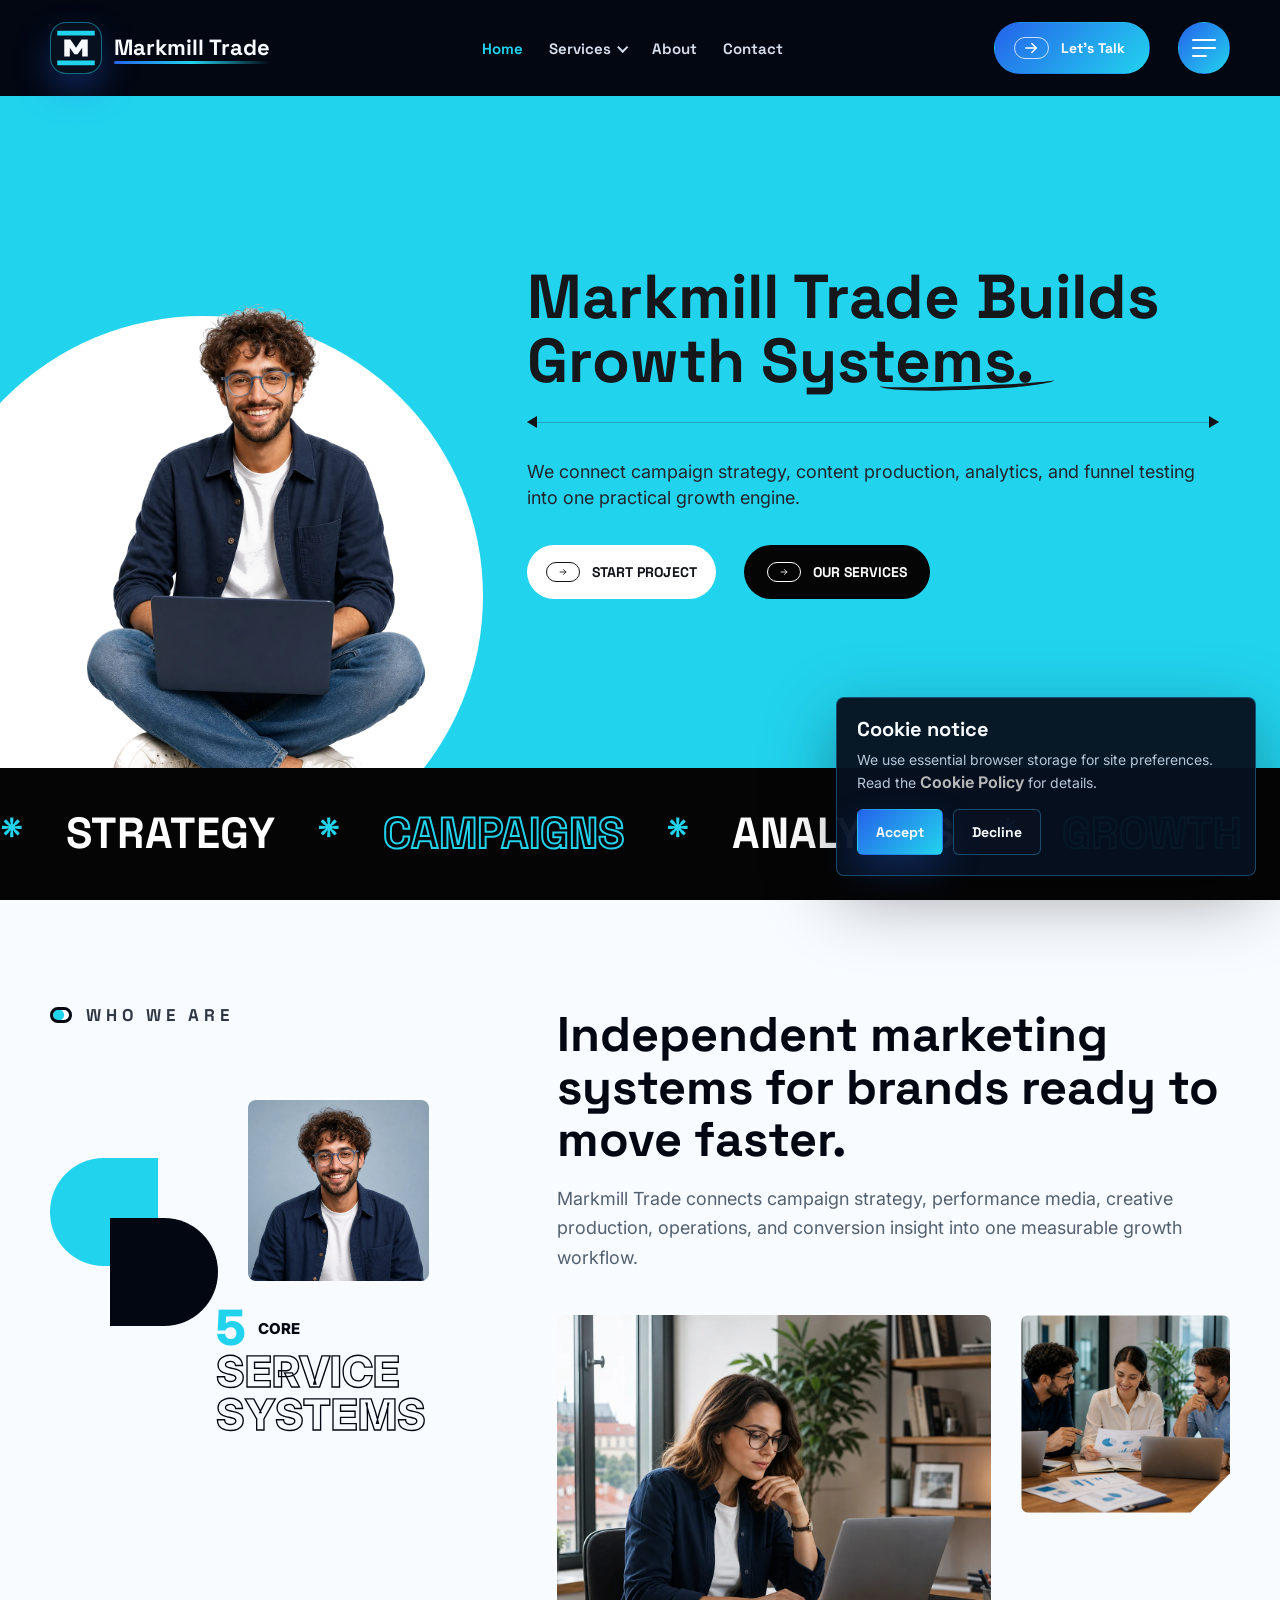
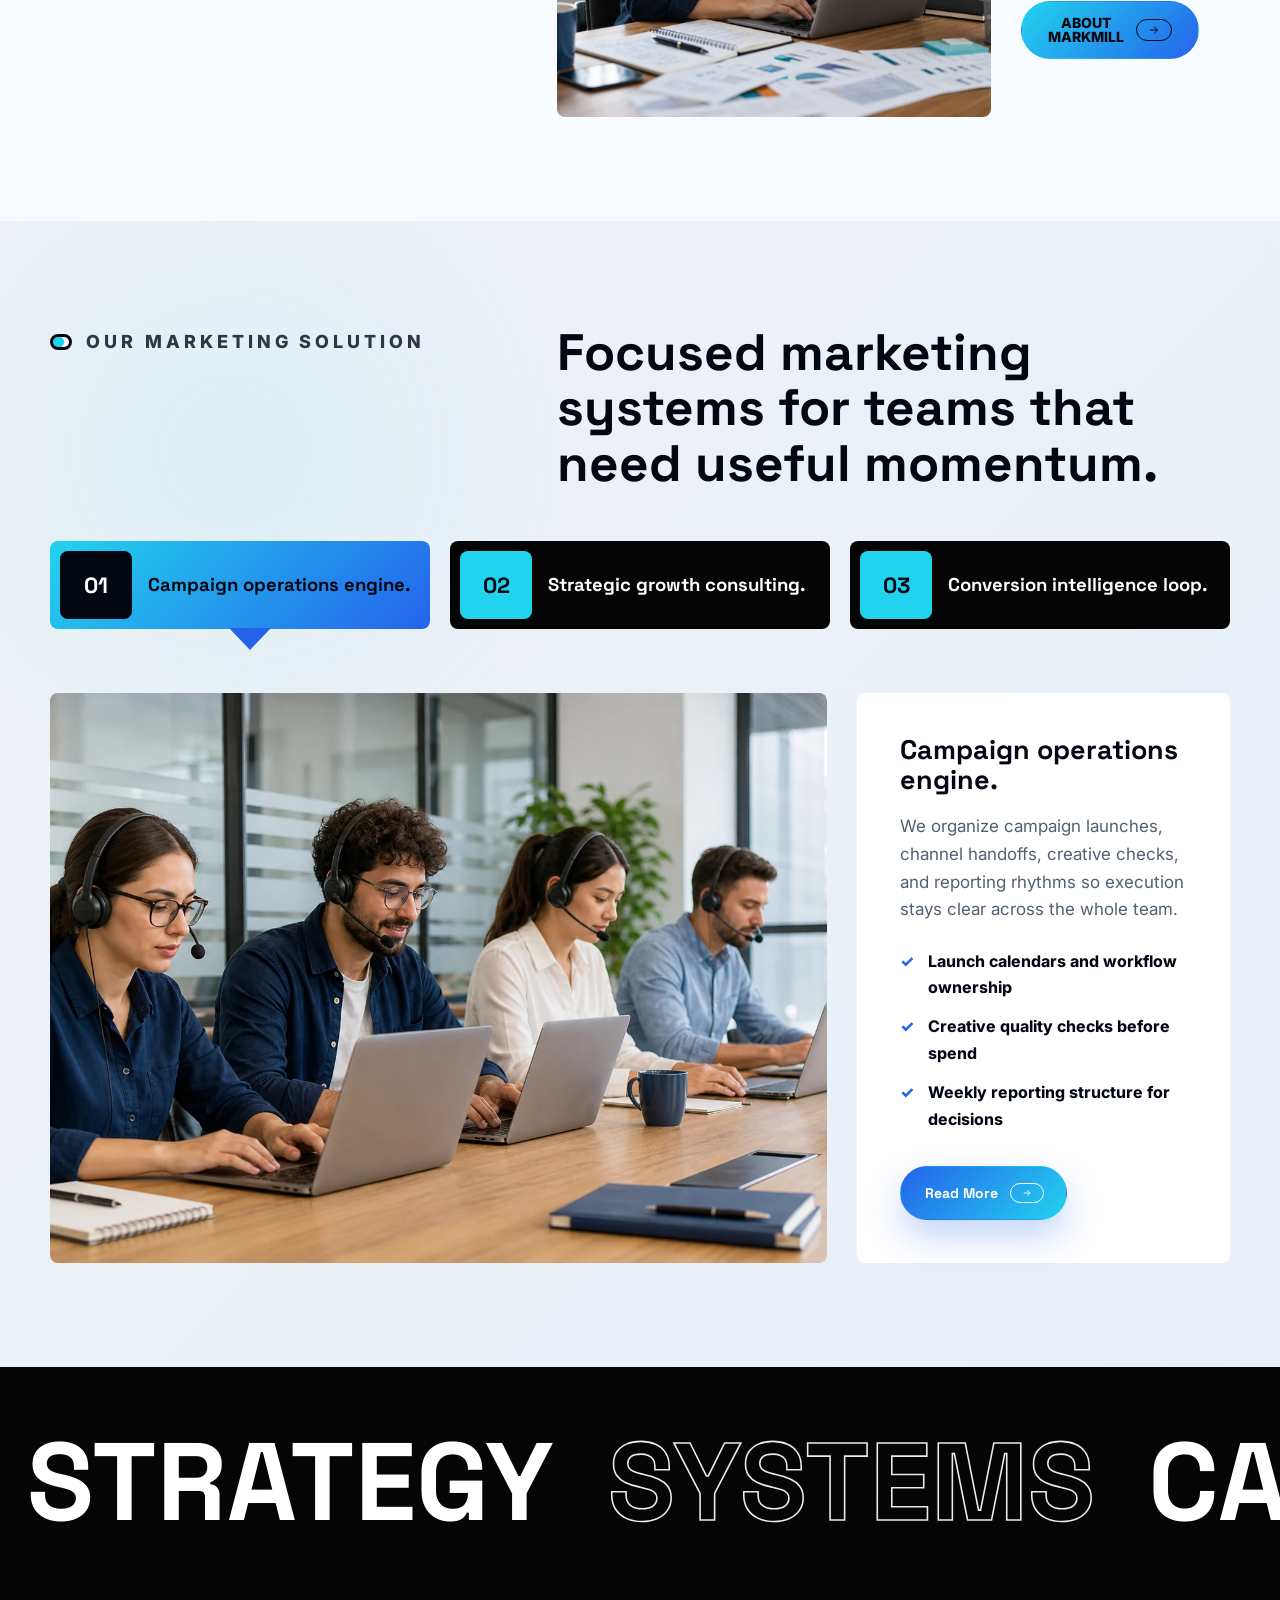
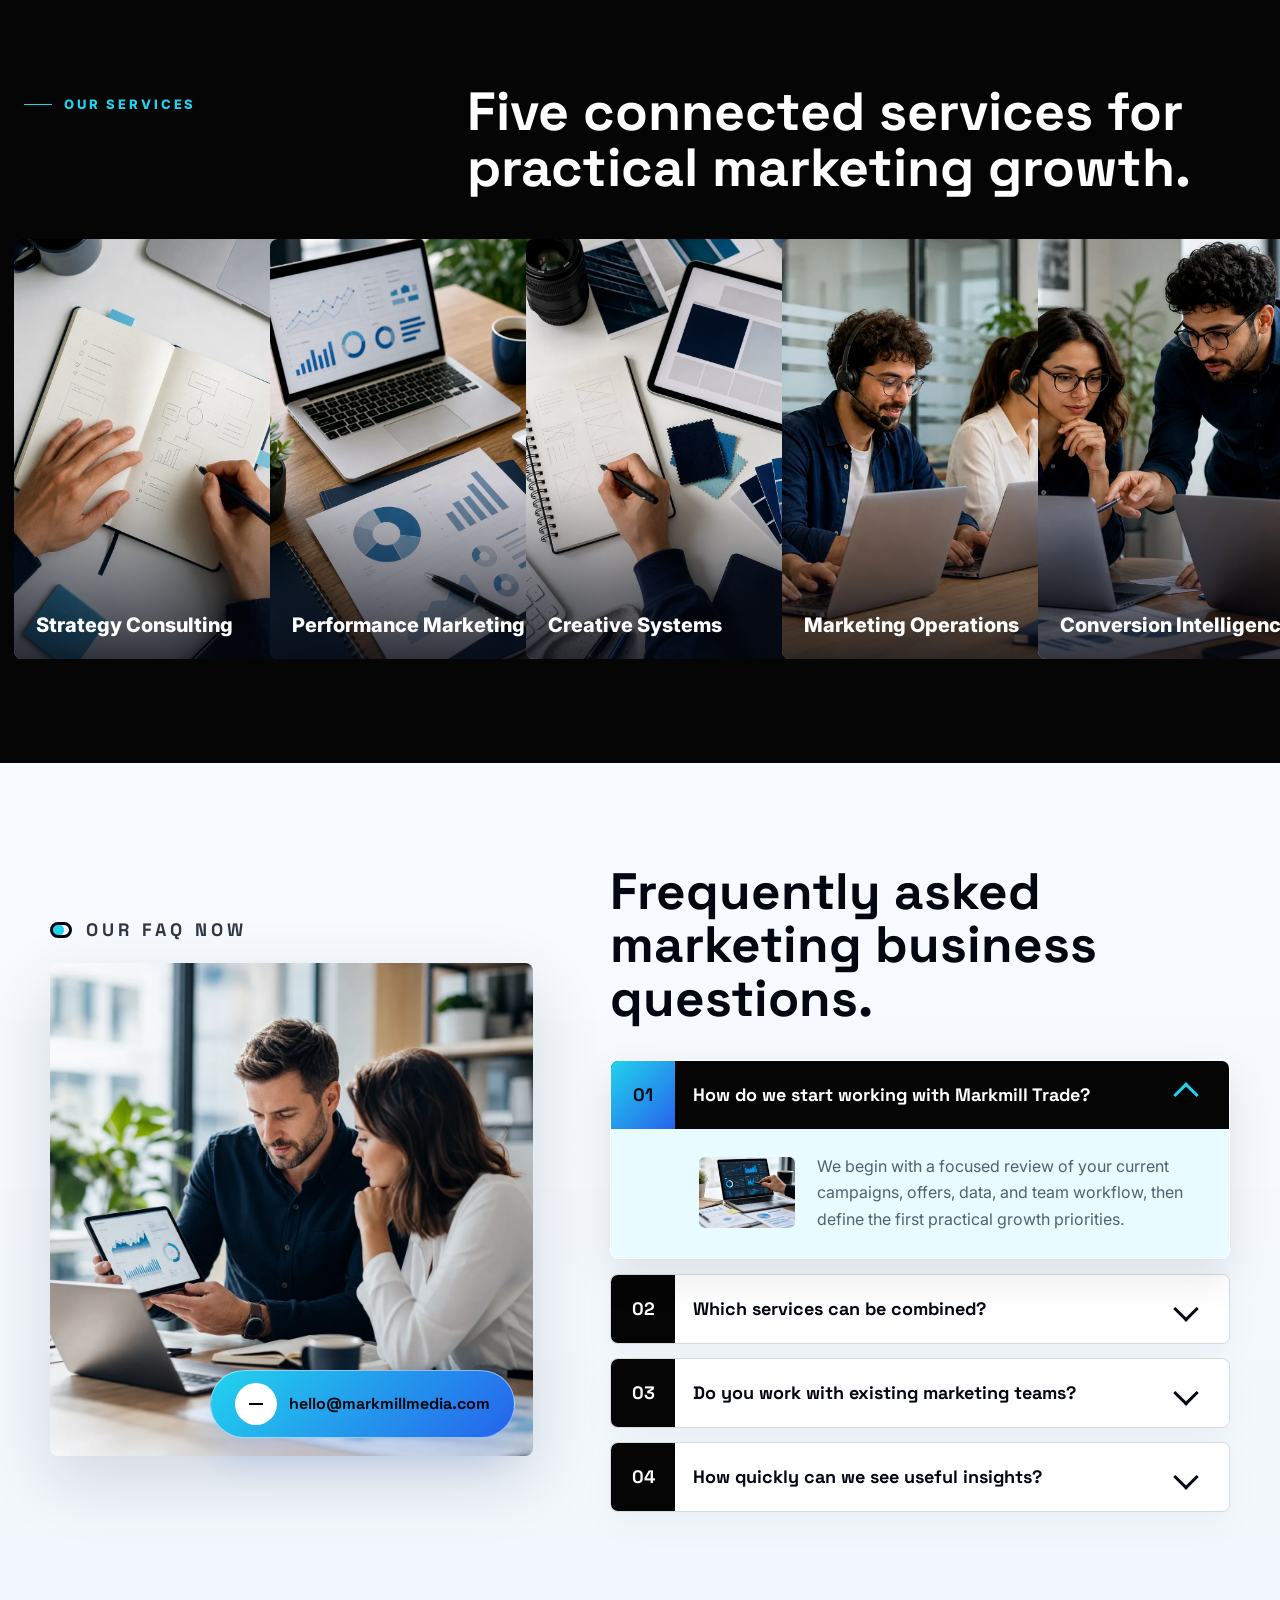
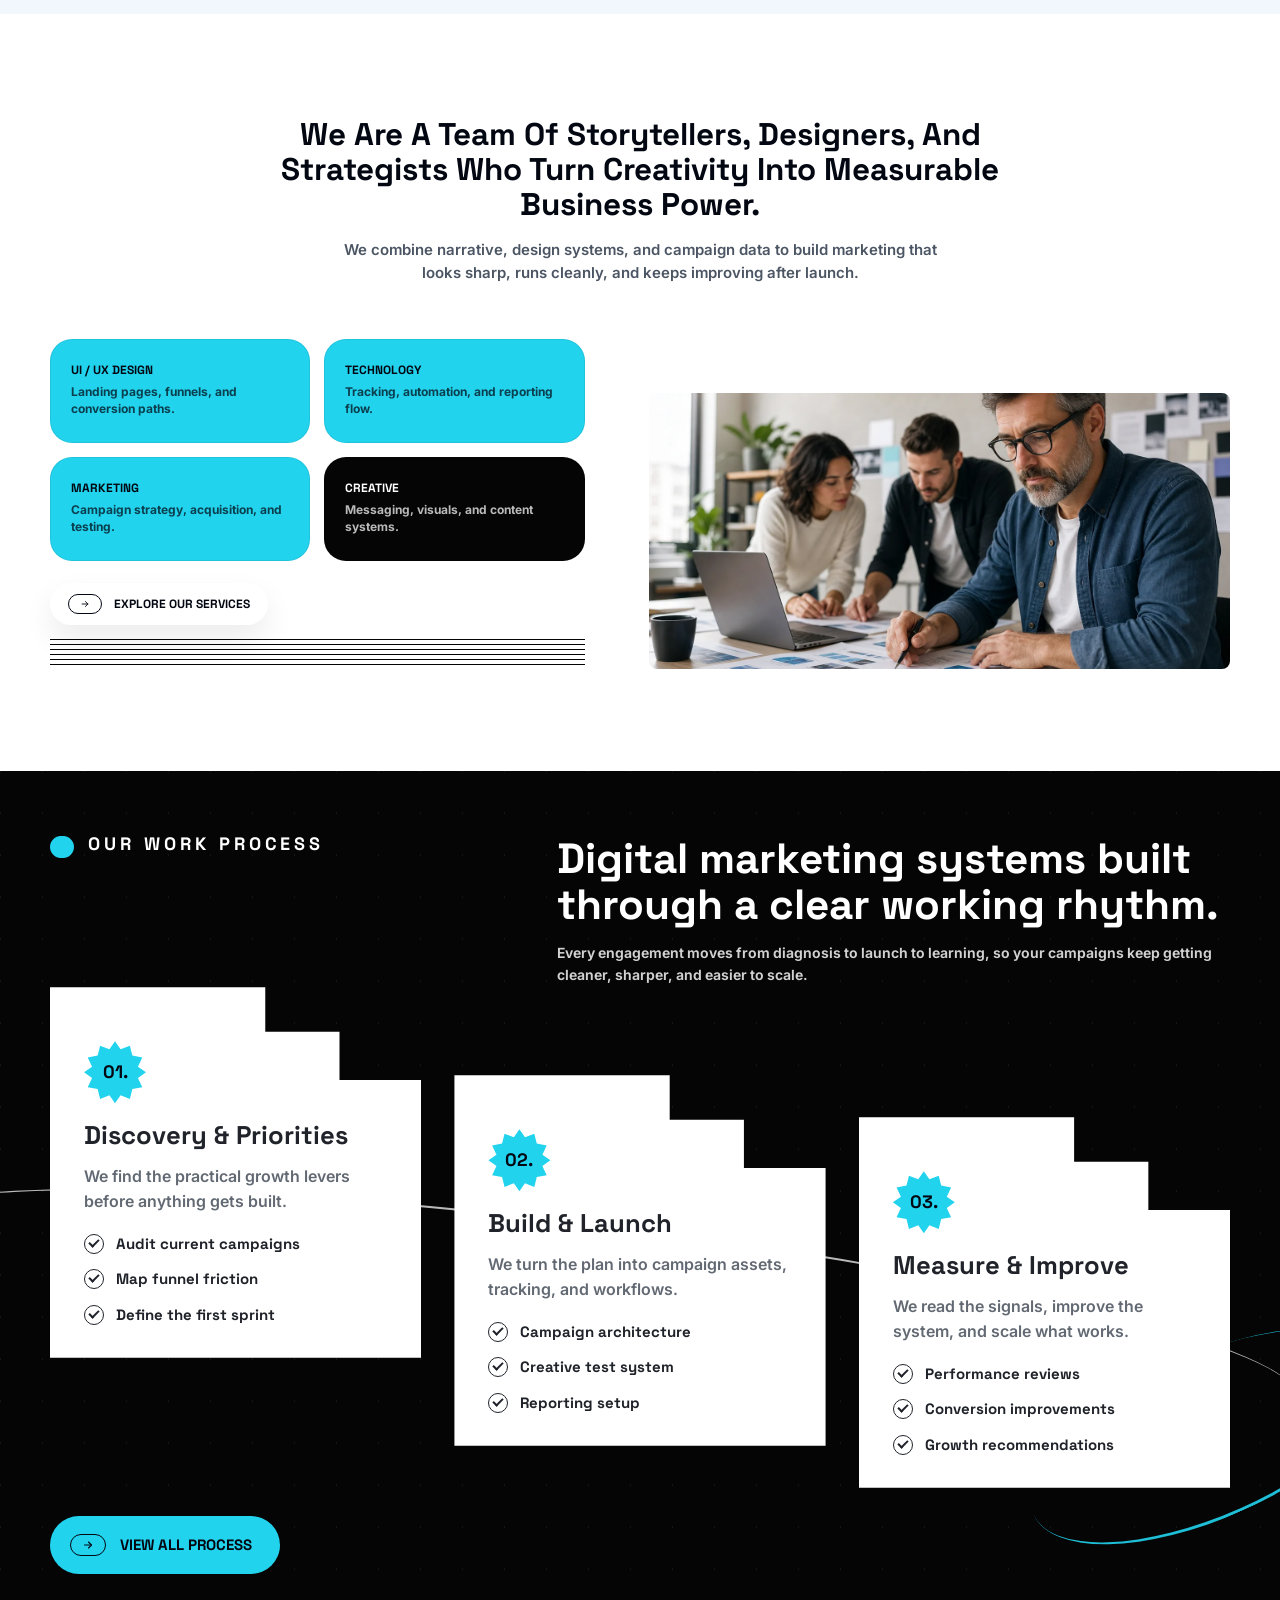
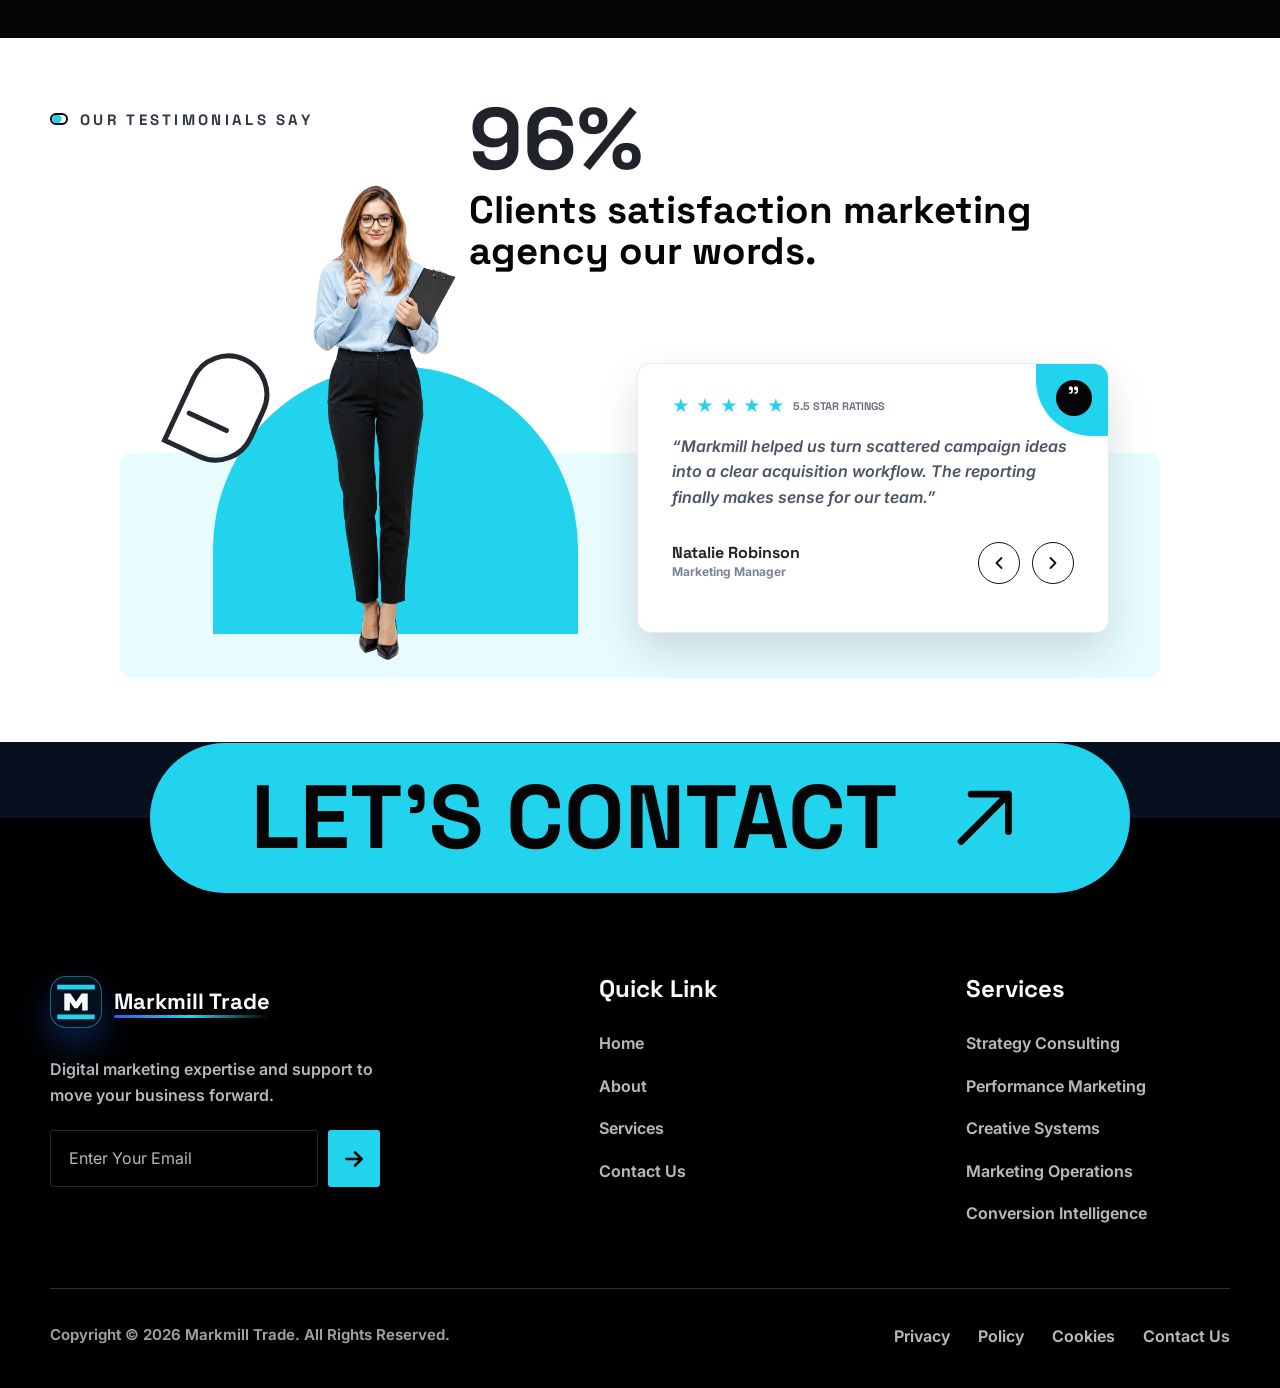
<file: index.html>
<!doctype html>
<html lang="en">
<head>
  <meta charset="utf-8">
  <meta name="viewport" content="width=device-width, initial-scale=1">
  <title>Markmill Trade | Digital Marketing Agency</title>
  <meta name="description" content="Markmill Trade builds practical digital marketing systems for strategy, performance, creative, operations, and conversion intelligence.">
  <link rel="icon" type="image/svg+xml" href="favicon.svg">
  <link rel="stylesheet" href="css/base.css">
  <link rel="stylesheet" href="css/pages/home.css">
</head>
<body>
  <div class="site-shell">
    <a class="skip-link" href="#main">Skip to content</a>
    <header class="site-header" data-site-header>
      <div class="container site-header__inner">
        <a class="brand" href="index.html" aria-label="Markmill Trade home">
          <span class="brand__mark">MT</span>
          <span data-config="brandName">Markmill Trade</span>
        </a>
        <nav class="site-nav" data-mobile-menu aria-label="Main navigation" aria-hidden="true">
          <a class="site-nav__link" href="index.html" data-nav-link="home">Home</a>
          <div class="dropdown" data-dropdown>
            <button class="dropdown__toggle" type="button" data-dropdown-toggle data-nav-link="services" aria-expanded="false">
              Services <span class="dropdown__chevron" aria-hidden="true"></span>
            </button>
            <ul class="service-menu" data-service-links="nav"></ul>
          </div>
          <a class="site-nav__link" href="about.html" data-nav-link="about">About</a>
          <a class="site-nav__link" href="contact.html" data-nav-link="contact">Contact</a>
        </nav>
        <div class="site-header__actions">
          <a class="btn btn--primary" href="contact.html">Let's Talk</a>
          <button class="company-info-toggle" type="button" data-company-info-toggle aria-label="Company information" aria-expanded="false">
            <span class="company-info-toggle__lines" aria-hidden="true"></span>
          </button>
          <button class="menu-toggle" type="button" data-menu-toggle aria-label="Open menu" aria-expanded="false">
            <span class="menu-toggle__line" aria-hidden="true"></span>
          </button>
        </div>
      </div>
    </header>

    <main id="main">
      <section class="hero hero--lime">
        <div class="hero-lime__inner">
          <div class="hero-lime__visual">
            <div class="hero-lime__circle" aria-hidden="true"></div>
            <div class="hero-lime__slash" aria-hidden="true"></div>
            <img src="img/home/hero-marketing-person.webp" alt="Smiling marketing strategist working on a laptop">
          </div>

          <div class="hero-lime__content">
            <h1>Markmill Trade Builds Growth Systems.</h1>
            <div class="hero-lime__rule" aria-hidden="true"></div>
            <p>We connect campaign strategy, content production, analytics, and funnel testing into one practical growth engine.</p>
            <div class="hero-lime__actions">
              <a class="btn btn--light" href="contact.html">
                <svg class="icon-arrow-right" aria-hidden="true" viewBox="0 0 24 24" focusable="false">
                  <path d="M5 12h14"></path>
                  <path d="m13 6 6 6-6 6"></path>
                </svg>
                <span>Start Project</span>
              </a>
              <a class="btn btn--dark" href="services.html">
                <svg class="icon-arrow-right" aria-hidden="true" viewBox="0 0 24 24" focusable="false">
                  <path d="M5 12h14"></path>
                  <path d="m13 6 6 6-6 6"></path>
                </svg>
                <span>Our Services</span>
              </a>
            </div>
          </div>

        </div>
        <div class="hero-lime__ticker" aria-hidden="true">
          <div class="hero-lime__ticker-track">
            <span>Strategy</span><span>Campaigns</span><span>Analytics</span><span>Growth</span>
            <span>Strategy</span><span>Campaigns</span><span>Analytics</span><span>Growth</span>
          </div>
        </div>
      </section>

      <section class="section about-snapshot" id="about-preview">
        <div class="container about-snapshot__grid">
          <div class="about-snapshot__side">
            <p class="about-snapshot__eyebrow">
              <span aria-hidden="true"></span>
              Who we are
            </p>
            <img class="about-snapshot__portrait" src="img/home/about-portrait.webp" alt="Markmill Trade marketing analyst portrait">
            <div class="about-snapshot__experience">
              <strong>5</strong>
              <span>Core</span>
              <b>Service Systems</b>
            </div>
            <div class="about-snapshot__shape" aria-hidden="true"></div>
          </div>

          <div class="about-snapshot__content">
            <h2>Independent marketing systems for brands ready to move faster.</h2>
            <p>Markmill Trade connects campaign strategy, performance media, creative production, operations, and conversion insight into one measurable growth workflow.</p>
            <div class="about-snapshot__media">
              <img class="about-snapshot__main-img" src="img/home/about-main.webp" alt="Marketing strategist reviewing campaign data in a Prague office">
              <img class="about-snapshot__team-img" src="img/home/about-team.webp" alt="Marketing team discussing campaign performance">
              <a class="about-snapshot__cta" href="about.html">
                <span>About<br>Markmill</span>
                <svg class="icon-arrow-right" aria-hidden="true" viewBox="0 0 24 24" focusable="false">
                  <path d="M5 12h14"></path>
                  <path d="m13 6 6 6-6 6"></path>
                </svg>
              </a>
            </div>
          </div>
        </div>
      </section>

      <section class="section solution-tabs" id="solutions">
        <div class="container">
          <div class="solution-tabs__heading">
            <p class="solution-tabs__eyebrow">
              <span aria-hidden="true"></span>
              Our marketing solution
            </p>
            <h2>Focused marketing systems for teams that need useful momentum.</h2>
          </div>

          <div class="solution-tabs__nav" role="tablist" aria-label="Marketing solution tabs">
            <button class="solution-tab is-active" type="button" role="tab" id="solution-tab-operations" aria-selected="true" aria-controls="solution-panel" data-solution-tab="operations">
              <span class="solution-tab__icon" aria-hidden="true">01</span>
              <span>Campaign operations engine.</span>
            </button>
            <button class="solution-tab" type="button" role="tab" id="solution-tab-consulting" aria-selected="false" aria-controls="solution-panel" data-solution-tab="consulting">
              <span class="solution-tab__icon" aria-hidden="true">02</span>
              <span>Strategic growth consulting.</span>
            </button>
            <button class="solution-tab" type="button" role="tab" id="solution-tab-growth" aria-selected="false" aria-controls="solution-panel" data-solution-tab="growth">
              <span class="solution-tab__icon" aria-hidden="true">03</span>
              <span>Conversion intelligence loop.</span>
            </button>
          </div>

          <div class="solution-tabs__panel" id="solution-panel" role="tabpanel" aria-labelledby="solution-tab-operations">
            <div class="solution-tabs__image-wrap">
              <img data-solution-image src="img/home/solution-operations.webp" alt="Marketing operations team supporting active campaigns">
            </div>
            <article class="solution-tabs__card">
              <h3 data-solution-title>Campaign operations engine.</h3>
              <p data-solution-text>We organize campaign launches, channel handoffs, creative checks, and reporting rhythms so execution stays clear across the whole team.</p>
              <ul class="solution-tabs__list" data-solution-list>
                <li>Launch calendars and workflow ownership</li>
                <li>Creative quality checks before spend</li>
                <li>Weekly reporting structure for decisions</li>
              </ul>
              <a class="btn btn--primary solution-tabs__button" data-solution-link href="marketing-operations.html">
                Read More
                <svg class="icon-arrow-right" aria-hidden="true" viewBox="0 0 24 24" focusable="false">
                  <path d="M5 12h14"></path>
                  <path d="m13 6 6 6-6 6"></path>
                </svg>
              </a>
            </article>
          </div>
        </div>
      </section>

      <section class="project-marquee" aria-label="Markmill Trade capabilities">
        <div class="project-marquee__track" aria-hidden="true">
          <span>Strategy</span>
          <span>Systems</span>
          <span>Campaigns</span>
          <span>Conversion</span>
          <span>Growth</span>
          <span>Strategy</span>
          <span>Systems</span>
          <span>Campaigns</span>
          <span>Conversion</span>
          <span>Growth</span>
        </div>
      </section>

      <section class="services-showcase" aria-labelledby="services-showcase-title">
        <div class="services-showcase__top">
          <p class="services-showcase__eyebrow">Our services</p>
          <h2 id="services-showcase-title">Five connected services for practical marketing growth.</h2>
        </div>
        <div class="services-showcase__grid">
          <a class="service-tile" href="strategy-consulting.html">
            <img src="img/home/service-strategy.webp" alt="Strategy planning notebook and laptop workspace">
            <span class="service-tile__title">Strategy Consulting</span>
            <span class="service-tile__arrow" aria-hidden="true"><svg class="icon-arrow-right" viewBox="0 0 24 24" focusable="false"><path d="M5 12h14"></path><path d="m13 6 6 6-6 6"></path></svg></span>
            <span class="service-tile__panel">
              <span>Strategy Consulting</span>
              <b>Market Direction</b>
            </span>
          </a>
          <a class="service-tile" href="performance-marketing.html">
            <img src="img/home/service-performance.webp" alt="Campaign performance analytics on laptop and reports">
            <span class="service-tile__title">Performance Marketing</span>
            <span class="service-tile__arrow" aria-hidden="true"><svg class="icon-arrow-right" viewBox="0 0 24 24" focusable="false"><path d="M5 12h14"></path><path d="m13 6 6 6-6 6"></path></svg></span>
            <span class="service-tile__panel">
              <span>Performance Marketing</span>
              <b>Paid Growth</b>
            </span>
          </a>
          <a class="service-tile" href="creative-systems.html">
            <img src="img/home/service-creative.webp" alt="Creative system sketches, tablet layout, and color swatches">
            <span class="service-tile__title">Creative Systems</span>
            <span class="service-tile__arrow" aria-hidden="true"><svg class="icon-arrow-right" viewBox="0 0 24 24" focusable="false"><path d="M5 12h14"></path><path d="m13 6 6 6-6 6"></path></svg></span>
            <span class="service-tile__panel">
              <span>Creative Systems</span>
              <b>Content Design</b>
            </span>
          </a>
          <a class="service-tile" href="marketing-operations.html">
            <img src="img/home/service-operations.webp" alt="Marketing operations team working with headsets and laptops">
            <span class="service-tile__title">Marketing Operations</span>
            <span class="service-tile__arrow" aria-hidden="true"><svg class="icon-arrow-right" viewBox="0 0 24 24" focusable="false"><path d="M5 12h14"></path><path d="m13 6 6 6-6 6"></path></svg></span>
            <span class="service-tile__panel">
              <span>Marketing Operations</span>
              <b>Workflow System</b>
            </span>
          </a>
          <a class="service-tile" href="conversion-intelligence.html">
            <img src="img/home/service-conversion.webp" alt="Growth marketing team reviewing analytics dashboards">
            <span class="service-tile__title">Conversion Intelligence</span>
            <span class="service-tile__arrow" aria-hidden="true"><svg class="icon-arrow-right" viewBox="0 0 24 24" focusable="false"><path d="M5 12h14"></path><path d="m13 6 6 6-6 6"></path></svg></span>
            <span class="service-tile__panel">
              <span>Conversion Intelligence</span>
              <b>Insight Loop</b>
            </span>
          </a>
        </div>
      </section>

      <section class="faq-section" id="faq">
        <div class="container faq-section__grid">
          <div class="faq-section__visual">
            <p class="faq-section__eyebrow"><span aria-hidden="true"></span> Our FAQ now</p>
            <img src="img/home/faq-main-realistic.webp" alt="Marketing strategist reviewing campaign questions and analytics">
            <a class="faq-section__contact" href="mailto:hello@markmillmedia.com">
              <span aria-hidden="true"></span>
              hello@markmillmedia.com
            </a>
          </div>

          <div class="faq-section__content">
            <h2>Frequently asked marketing business questions.</h2>
            <div class="faq-accordion" data-faq-accordion>
              <article class="faq-item is-open">
                <button class="faq-item__button" type="button" aria-expanded="true">
                  <span>01</span>
                  How do we start working with Markmill Trade?
                  <b aria-hidden="true"></b>
                </button>
                <div class="faq-item__body">
                  <img src="img/home/faq-thumb-realistic.webp" alt="Campaign planning dashboard preview">
                  <p>We begin with a focused review of your current campaigns, offers, data, and team workflow, then define the first practical growth priorities.</p>
                </div>
              </article>
              <article class="faq-item">
                <button class="faq-item__button" type="button" aria-expanded="false">
                  <span>02</span>
                  Which services can be combined?
                  <b aria-hidden="true"></b>
                </button>
                <div class="faq-item__body">
                  <img src="img/home/faq-thumb-realistic.webp" alt="Campaign planning dashboard preview">
                  <p>Strategy, performance, creative systems, operations, and conversion intelligence can work as one system or as focused support for a specific gap.</p>
                </div>
              </article>
              <article class="faq-item">
                <button class="faq-item__button" type="button" aria-expanded="false">
                  <span>03</span>
                  Do you work with existing marketing teams?
                  <b aria-hidden="true"></b>
                </button>
                <div class="faq-item__body">
                  <img src="img/home/faq-thumb-realistic.webp" alt="Campaign planning dashboard preview">
                  <p>Yes. We can support in-house teams with campaign structure, creative testing, reporting habits, and clearer operating rhythm.</p>
                </div>
              </article>
              <article class="faq-item">
                <button class="faq-item__button" type="button" aria-expanded="false">
                  <span>04</span>
                  How quickly can we see useful insights?
                  <b aria-hidden="true"></b>
                </button>
                <div class="faq-item__body">
                  <img src="img/home/faq-thumb-realistic.webp" alt="Campaign planning dashboard preview">
                  <p>Most teams get actionable findings in the first planning cycle, especially around tracking gaps, creative performance, and landing-page friction.</p>
                </div>
              </article>
            </div>
          </div>
        </div>
      </section>

      <section class="story-team" aria-labelledby="story-team-title">
        <div class="container story-team__inner">
          <h2 id="story-team-title">We are a team of storytellers, designers, and strategists who turn creativity into measurable business power.</h2>
          <p class="story-team__lead">We combine narrative, design systems, and campaign data to build marketing that looks sharp, runs cleanly, and keeps improving after launch.</p>
          <div class="story-team__bottom">
            <div class="story-team__services" aria-label="Core capabilities">
              <div class="story-team__service">
                <span>UI / UX Design</span>
                <small>Landing pages, funnels, and conversion paths.</small>
              </div>
              <div class="story-team__service">
                <span>Technology</span>
                <small>Tracking, automation, and reporting flow.</small>
              </div>
              <div class="story-team__service">
                <span>Marketing</span>
                <small>Campaign strategy, acquisition, and testing.</small>
              </div>
              <div class="story-team__service">
                <span>Creative</span>
                <small>Messaging, visuals, and content systems.</small>
              </div>
              <a class="story-team__cta" href="services.html">
                <svg class="icon-arrow-right" aria-hidden="true" viewBox="0 0 24 24" focusable="false">
                  <path d="M5 12h14"></path>
                  <path d="m13 6 6 6-6 6"></path>
                </svg>
                <span>Explore our services</span>
              </a>
            </div>
            <img class="story-team__photo" src="img/home/team-storytellers.webp" alt="Markmill Trade strategy team collaborating">
          </div>
        </div>
      </section>

      <section class="work-process" id="process" aria-labelledby="work-process-title">
        <div class="container work-process__inner">
          <div class="work-process__top">
            <p class="work-process__eyebrow"><span aria-hidden="true"></span> Our work process</p>
            <div>
              <h2 id="work-process-title">Digital marketing systems built through a clear working rhythm.</h2>
              <p>Every engagement moves from diagnosis to launch to learning, so your campaigns keep getting cleaner, sharper, and easier to scale.</p>
            </div>
          </div>

          <div class="work-process__stage">
            <article class="process-card">
              <span class="process-card__badge">01.</span>
              <h3>Discovery &amp; Priorities</h3>
              <p>We find the practical growth levers before anything gets built.</p>
              <ul>
                <li>Audit current campaigns</li>
                <li>Map funnel friction</li>
                <li>Define the first sprint</li>
              </ul>
            </article>

            <article class="process-card">
              <span class="process-card__badge">02.</span>
              <h3>Build &amp; Launch</h3>
              <p>We turn the plan into campaign assets, tracking, and workflows.</p>
              <ul>
                <li>Campaign architecture</li>
                <li>Creative test system</li>
                <li>Reporting setup</li>
              </ul>
            </article>

            <article class="process-card">
              <span class="process-card__badge">03.</span>
              <h3>Measure &amp; Improve</h3>
              <p>We read the signals, improve the system, and scale what works.</p>
              <ul>
                <li>Performance reviews</li>
                <li>Conversion improvements</li>
                <li>Growth recommendations</li>
              </ul>
            </article>
          </div>

          <a class="work-process__cta" href="services.html">
            <svg class="icon-arrow-right" aria-hidden="true" viewBox="0 0 24 24" focusable="false">
              <path d="M5 12h14"></path>
              <path d="m13 6 6 6-6 6"></path>
            </svg>
            <span>View all process</span>
          </a>
        </div>
      </section>

      <section class="testimonials-section" id="testimonials" aria-labelledby="testimonials-title">
        <div class="container testimonials-section__inner">
          <div class="testimonials-section__top">
            <p class="testimonials-section__eyebrow"><span aria-hidden="true"></span> Our testimonials say</p>
            <div>
              <strong>96%</strong>
              <h2 id="testimonials-title">Clients satisfaction marketing agency our words.</h2>
            </div>
          </div>

          <div class="testimonials-showcase" data-testimonials>
            <div class="testimonials-showcase__visual">
              <span class="testimonials-showcase__quote" aria-hidden="true"></span>
              <span class="testimonials-showcase__arch" aria-hidden="true"></span>
              <img src="img/home/testimonial-person.webp" alt="Marketing client holding a clipboard">
            </div>

            <article class="testimonial-feature">
              <span class="testimonial-feature__corner" aria-hidden="true"></span>
              <div class="testimonial-feature__rating" aria-label="5.5 star rating">
                <span>★ ★ ★ ★ ★</span>
                <b>5.5 star ratings</b>
              </div>
              <blockquote data-testimonial-quote>“Markmill helped us turn scattered campaign ideas into a clear acquisition workflow. The reporting finally makes sense for our team.”</blockquote>
              <div class="testimonial-feature__bottom">
                <div>
                  <strong data-testimonial-name>Natalie Robinson</strong>
                  <small data-testimonial-role>Marketing Manager</small>
                </div>
                <div class="testimonial-feature__nav">
                  <button type="button" data-testimonial-prev aria-label="Previous testimonial">
                    <svg aria-hidden="true" viewBox="0 0 24 24" focusable="false">
                      <path d="M15 18 9 12l6-6" />
                    </svg>
                  </button>
                  <button type="button" data-testimonial-next aria-label="Next testimonial">
                    <svg aria-hidden="true" viewBox="0 0 24 24" focusable="false">
                      <path d="m9 18 6-6-6-6" />
                    </svg>
                  </button>
                </div>
              </div>
            </article>
          </div>
        </div>
      </section>
    </main>

    <footer class="site-footer site-footer--with-cta">
      <div class="container">
        <a class="footer-cta" href="contact.html">
          <span>Let's contact</span>
          <svg aria-hidden="true" viewBox="0 0 72 72" focusable="false">
            <path d="M17 55 55 17M55 17H25M55 17v30" />
          </svg>
        </a>
        <div class="site-footer__grid">
          <div class="site-footer__brand">
            <a class="brand" href="index.html">
              <span class="brand__mark">MT</span>
              <span data-config="brandName">Markmill Trade</span>
            </a>
            <p class="site-footer__text">Digital marketing expertise and support to move your business forward.</p>
            <form class="footer-subscribe" action="contact.html">
              <label class="visually-hidden" for="footer-email">Email</label>
              <input id="footer-email" type="email" name="email" placeholder="Enter Your Email">
              <button type="submit" aria-label="Send email">
                <svg class="icon-arrow-right" aria-hidden="true" viewBox="0 0 24 24" focusable="false">
                  <path d="M5 12h14"></path>
                  <path d="m13 6 6 6-6 6"></path>
                </svg>
              </button>
            </form>
          </div>
          <div>
            <h2 class="site-footer__title">Quick Link</h2>
            <ul class="footer-list">
              <li><a class="footer__link" href="index.html">Home</a></li>
              <li><a class="footer__link" href="about.html">About</a></li>
              <li><a class="footer__link" href="services.html">Services</a></li>
              <li><a class="footer__link" href="contact.html">Contact Us</a></li>
            </ul>
          </div>
          <div>
            <h2 class="site-footer__title">Services</h2>
            <ul class="footer-list" data-service-links="footer"></ul>
          </div>
        </div>
        <div class="site-footer__bottom">
          <span>Copyright &copy; <span data-current-year></span> <span data-config="companyName">Markmill Trade</span>. All Rights Reserved.</span>
          <span class="site-footer__legal">
            <a class="footer__link" href="privacy-policy.html">Privacy</a>
            <a class="footer__link" href="terms-conditions.html">Policy</a>
            <a class="footer__link" href="cookie-policy.html">Cookies</a>
            <a class="footer__link" href="contact.html">Contact Us</a>
          </span>
        <span data-config="address">Kaprova 42/14, Star&eacute; M&#283;sto, 110 00 Praha 1</span>
      </div>
      </div>
    </footer>

    <aside class="cookie-banner" data-cookie-banner hidden>
      <h2>Cookie notice</h2>
      <p>We use essential browser storage for site preferences. Read the <a class="footer__link" href="cookie-policy.html">Cookie Policy</a> for details.</p>
      <div class="cookie-banner__actions">
        <button class="btn btn--primary" type="button" data-cookie-choice="accepted">Accept</button>
        <button class="btn btn--ghost" type="button" data-cookie-choice="declined">Decline</button>
      </div>
    </aside>
  </div>
  <script src="js/site-config.js"></script>
  <script src="js/main.js"></script>
</body>
</html>
</file>
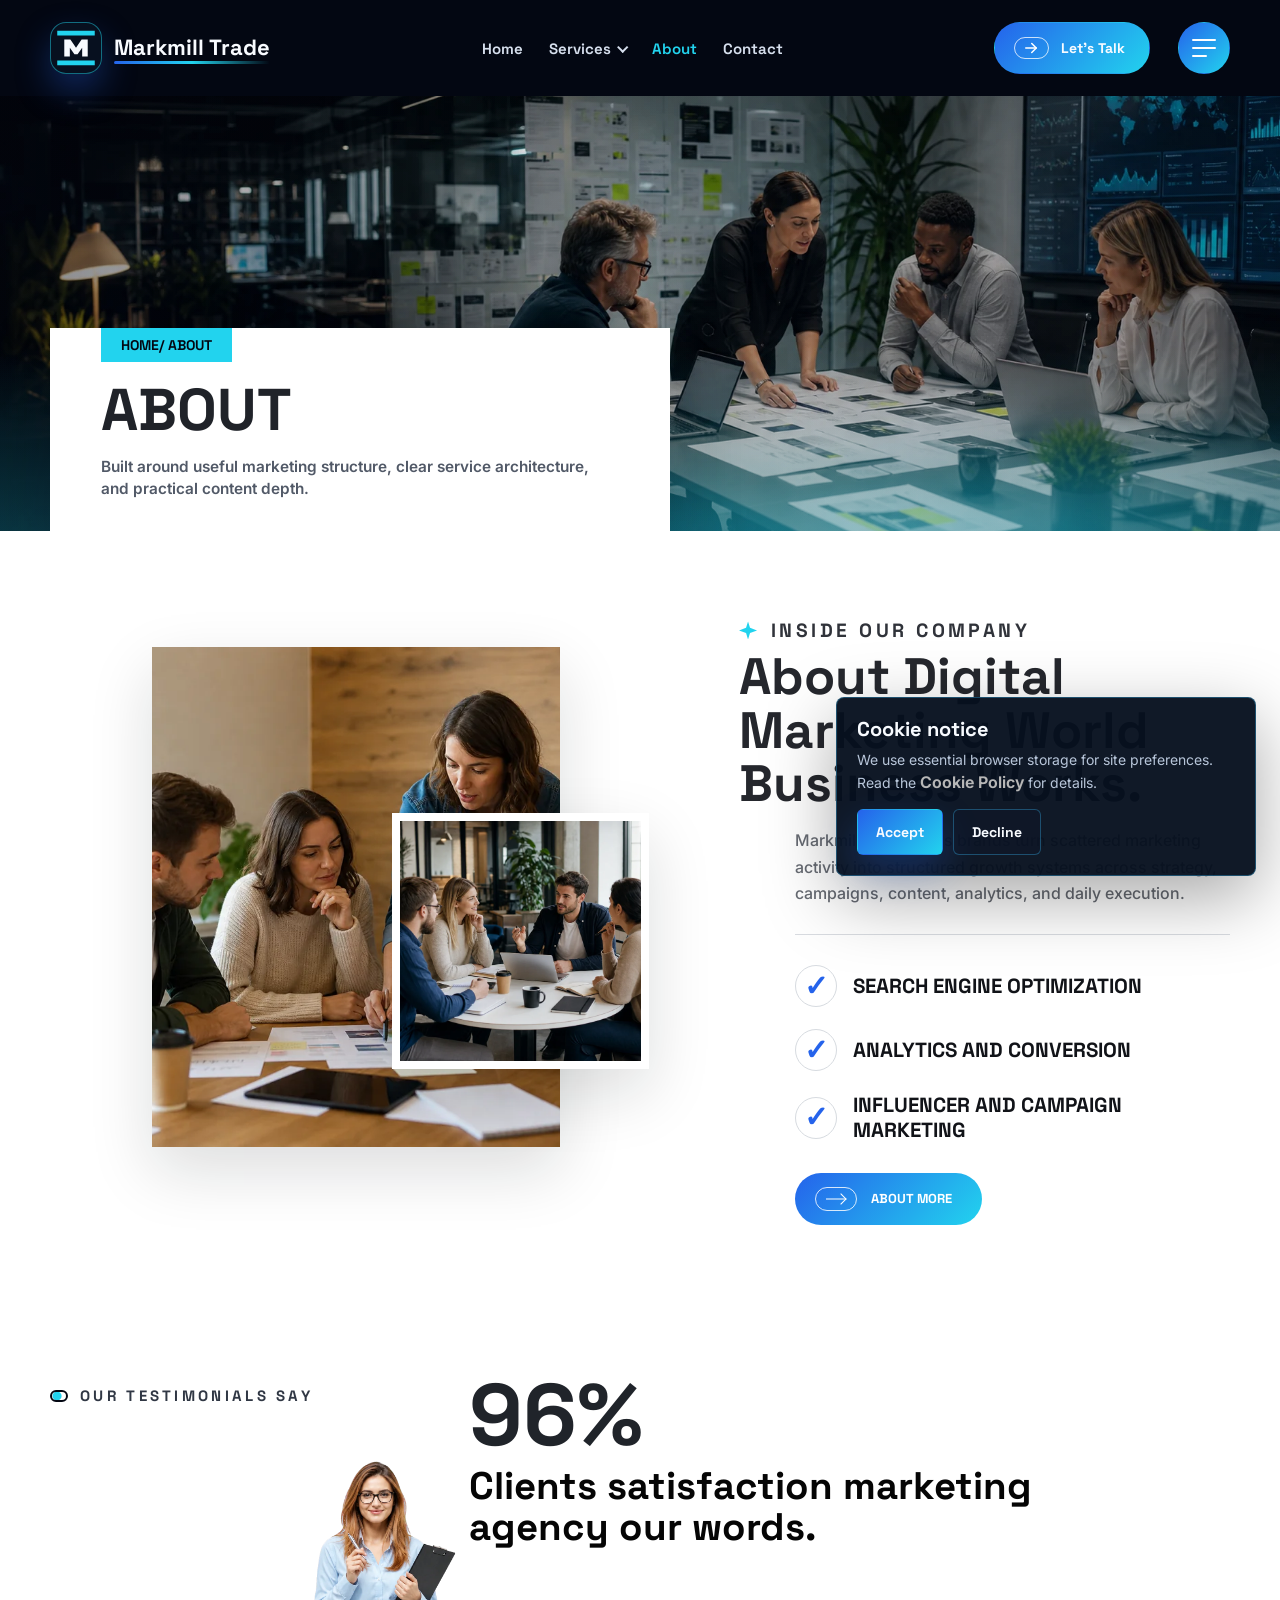
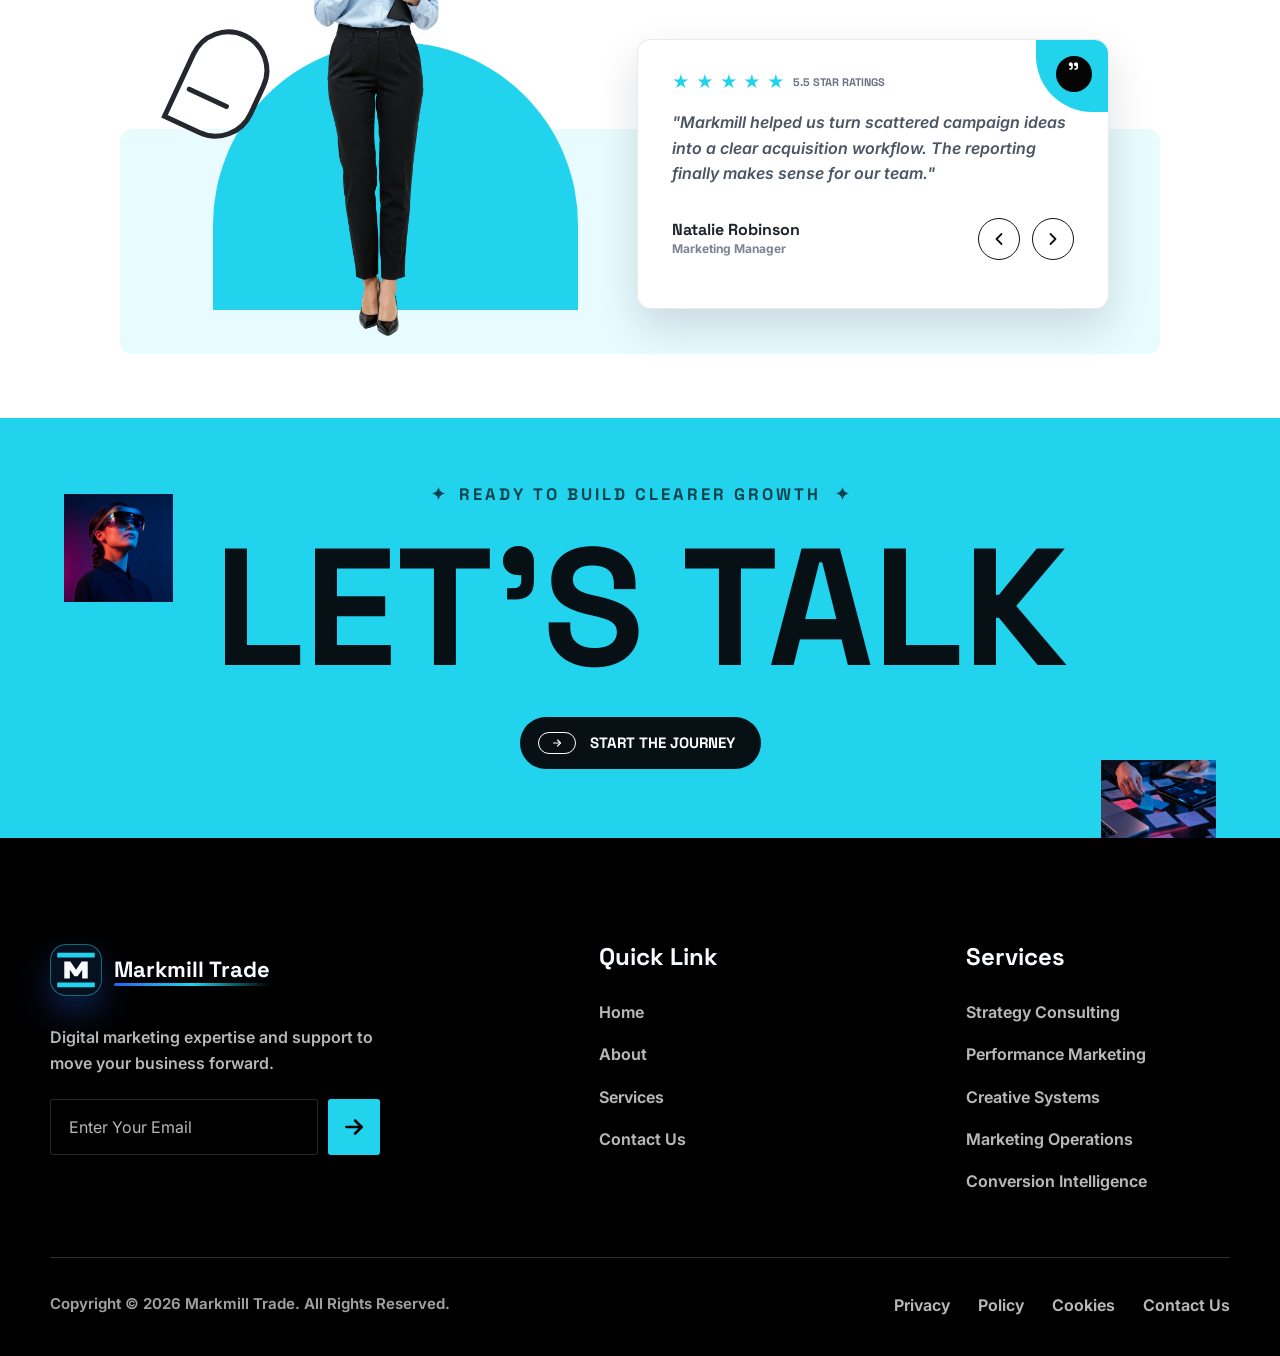
<file: about.html>
<!doctype html>
<html lang="en">
  <head>
    <meta charset="utf-8" />
    <meta name="viewport" content="width=device-width, initial-scale=1" />
    <title>About | Markmill Trade</title>
    <meta
      name="description"
      content="About Markmill Trade and its practical approach to digital marketing systems."
    />
    <link rel="icon" type="image/svg+xml" href="favicon.svg" />
    <link rel="stylesheet" href="css/base.css" />
  </head>
  <body>
    <div class="site-shell">
      <header class="site-header" data-site-header>
        <div class="container site-header__inner">
          <a class="brand" href="index.html"
            ><span class="brand__mark">MT</span
            ><span data-config="brandName">Markmill Trade</span></a
          >
          <nav
            class="site-nav"
            data-mobile-menu
            aria-label="Main navigation"
            aria-hidden="true"
          >
            <a class="site-nav__link" href="index.html" data-nav-link="home"
              >Home</a
            >
            <div class="dropdown" data-dropdown>
              <button
                class="dropdown__toggle"
                type="button"
                data-dropdown-toggle
                data-nav-link="services"
                aria-expanded="false"
              >
                Services
                <span class="dropdown__chevron" aria-hidden="true"></span>
              </button>
              <ul class="service-menu" data-service-links="nav"></ul>
            </div>
            <a class="site-nav__link" href="about.html" data-nav-link="about"
              >About</a
            >
            <a
              class="site-nav__link"
              href="contact.html"
              data-nav-link="contact"
              >Contact</a
            >
          </nav>
          <div class="site-header__actions">
            <a class="btn btn--primary" href="contact.html">Let's Talk</a
            ><button
              class="company-info-toggle"
              type="button"
              data-company-info-toggle
              aria-label="Company information"
              aria-expanded="false"
            >
              <span
                class="company-info-toggle__lines"
                aria-hidden="true"
              ></span></button
            ><button
              class="menu-toggle"
              type="button"
              data-menu-toggle
              aria-label="Open menu"
              aria-expanded="false"
            >
              <span class="menu-toggle__line"></span>
            </button>
          </div>
        </div>
      </header>
      <main>
        <section
          class="services-hero about-hero"
          aria-labelledby="about-hero-title"
        >
          <img
            class="services-hero__image about-hero__image"
            src="img/company/about-hero-strategy.webp"
            alt="Marketing strategists building a practical agency system in a modern workspace"
          />
          <div class="container services-hero__inner">
            <div class="services-hero__card">
              <p class="services-hero__crumb">
                <a href="index.html">Home</a> / About
              </p>
              <h1 id="about-hero-title">About</h1>
              <p>
                Built around useful marketing structure, clear service
                architecture, and practical content depth.
              </p>
            </div>
          </div>
        </section>
        <section class="about-company" aria-labelledby="about-company-title">
          <div class="container about-company__inner">
            <div class="about-company__visual" aria-hidden="true">
              <img
                class="about-company__image about-company__image--main"
                src="img/company/company-workshop.webp"
                alt=""
              />
              <img
                class="about-company__image about-company__image--inset"
                src="img/company/company-discussion.webp"
                alt=""
              />
            </div>
            <div class="about-company__content">
              <p class="about-company__eyebrow">Inside our company</p>
              <h2 id="about-company-title">
                About Digital Marketing World Business Works.
              </h2>
              <p>
                Markmill Trade helps brands turn scattered marketing activity
                into structured growth systems across strategy, campaigns,
                content, analytics, and daily execution.
              </p>
              <ul class="about-company__list">
                <li>Search engine optimization</li>
                <li>Analytics and conversion</li>
                <li>Influencer and campaign marketing</li>
              </ul>
              <a class="about-company__button" href="contact.html">
                <span aria-hidden="true"></span>
                About more
              </a>
            </div>
          </div>
        </section>
        <section
          class="testimonials-section"
          id="testimonials"
          aria-labelledby="testimonials-title"
        >
          <div class="container testimonials-section__inner">
            <div class="testimonials-section__top">
              <p class="testimonials-section__eyebrow">
                <span aria-hidden="true"></span> Our testimonials say
              </p>
              <div>
                <strong>96%</strong>
                <h2 id="testimonials-title">
                  Clients satisfaction marketing agency our words.
                </h2>
              </div>
            </div>

            <div class="testimonials-showcase" data-testimonials>
              <div class="testimonials-showcase__visual">
                <span
                  class="testimonials-showcase__quote"
                  aria-hidden="true"
                ></span>
                <span
                  class="testimonials-showcase__arch"
                  aria-hidden="true"
                ></span>
                <img
                  src="img/home/testimonial-person.webp"
                  alt="Marketing client holding a clipboard"
                />
              </div>

              <article class="testimonial-feature">
                <span
                  class="testimonial-feature__corner"
                  aria-hidden="true"
                ></span>
                <div
                  class="testimonial-feature__rating"
                  aria-label="5.5 star rating"
                >
                  <span>&#9733; &#9733; &#9733; &#9733; &#9733;</span>
                  <b>5.5 star ratings</b>
                </div>
                <blockquote data-testimonial-quote>
                  "Markmill helped us turn scattered campaign ideas into a clear
                  acquisition workflow. The reporting finally makes sense for
                  our team."
                </blockquote>
                <div class="testimonial-feature__bottom">
                  <div>
                    <strong data-testimonial-name>Natalie Robinson</strong>
                    <small data-testimonial-role>Marketing Manager</small>
                  </div>
                  <div class="testimonial-feature__nav">
                    <button
                      type="button"
                      data-testimonial-prev
                      aria-label="Previous testimonial"
                    >
                      <svg
                        aria-hidden="true"
                        viewBox="0 0 24 24"
                        focusable="false"
                      >
                        <path d="M15 18 9 12l6-6" />
                      </svg>
                    </button>
                    <button
                      type="button"
                      data-testimonial-next
                      aria-label="Next testimonial"
                    >
                      <svg
                        aria-hidden="true"
                        viewBox="0 0 24 24"
                        focusable="false"
                      >
                        <path d="m9 18 6-6-6-6" />
                      </svg>
                    </button>
                  </div>
                </div>
              </article>
            </div>
          </div>
        </section>
        <section class="services-cta about-cta" aria-labelledby="about-cta-title">
          <div class="services-cta__media services-cta__media--top">
            <img src="img/services/services-cta-portrait-1.webp" alt="Creative strategist wearing augmented reality glasses">
          </div>
          <div class="container services-cta__inner">
            <p class="services-cta__eyebrow">Ready to build clearer growth</p>
            <h2 id="about-cta-title">Let's Talk</h2>
            <a class="services-cta__button" href="contact.html">
              <svg class="icon-arrow-right" aria-hidden="true" viewBox="0 0 24 24" focusable="false">
                <path d="M5 12h14"></path>
                <path d="m13 6 6 6-6 6"></path>
              </svg>
              <span>Start the journey</span>
            </a>
          </div>
          <div class="services-cta__media services-cta__media--bottom">
            <img src="img/services/services-cta-desk.webp" alt="Campaign strategy desk with analytics and cyan lighting">
          </div>
        </section>
      </main>
      <footer class="site-footer">
      <div class="container">
        <div class="site-footer__grid">
          <div class="site-footer__brand">
            <a class="brand" href="index.html">
              <span class="brand__mark">MT</span>
              <span data-config="brandName">Markmill Trade</span>
            </a>
            <p class="site-footer__text">Digital marketing expertise and support to move your business forward.</p>
            <form class="footer-subscribe" action="contact.html">
              <label class="visually-hidden" for="footer-email">Email</label>
              <input id="footer-email" type="email" name="email" placeholder="Enter Your Email">
              <button type="submit" aria-label="Send email">
                <svg class="icon-arrow-right" aria-hidden="true" viewBox="0 0 24 24" focusable="false">
                  <path d="M5 12h14"></path>
                  <path d="m13 6 6 6-6 6"></path>
                </svg>
              </button>
            </form>
          </div>
          <div>
            <h2 class="site-footer__title">Quick Link</h2>
            <ul class="footer-list">
              <li><a class="footer__link" href="index.html">Home</a></li>
              <li><a class="footer__link" href="about.html">About</a></li>
              <li><a class="footer__link" href="services.html">Services</a></li>
              <li><a class="footer__link" href="contact.html">Contact Us</a></li>
            </ul>
          </div>
          <div>
            <h2 class="site-footer__title">Services</h2>
            <ul class="footer-list" data-service-links="footer"></ul>
          </div>
        </div>
        <div class="site-footer__bottom">
          <span>Copyright &copy; <span data-current-year></span> <span data-config="companyName">Markmill Trade</span>. All Rights Reserved.</span>
          <span class="site-footer__legal">
            <a class="footer__link" href="privacy-policy.html">Privacy</a>
            <a class="footer__link" href="terms-conditions.html">Policy</a>
            <a class="footer__link" href="cookie-policy.html">Cookies</a>
            <a class="footer__link" href="contact.html">Contact Us</a>
          </span>
        <span data-config="address">Kaprova 42/14, Star&eacute; M&#283;sto, 110 00 Praha 1</span>
      </div>
      </div>
    </footer>
      <aside class="cookie-banner" data-cookie-banner hidden>
        <h2>Cookie notice</h2>
        <p>
          We use essential browser storage for site preferences. Read the
          <a class="footer__link" href="cookie-policy.html">Cookie Policy</a>
          for details.
        </p>
        <div class="cookie-banner__actions">
          <button
            class="btn btn--primary"
            type="button"
            data-cookie-choice="accepted"
          >
            Accept</button
          ><button
            class="btn btn--ghost"
            type="button"
            data-cookie-choice="declined"
          >
            Decline
          </button>
        </div>
      </aside>
    </div>
    <script src="js/site-config.js"></script>
    <script src="js/main.js"></script>
  </body>
</html>
</file>
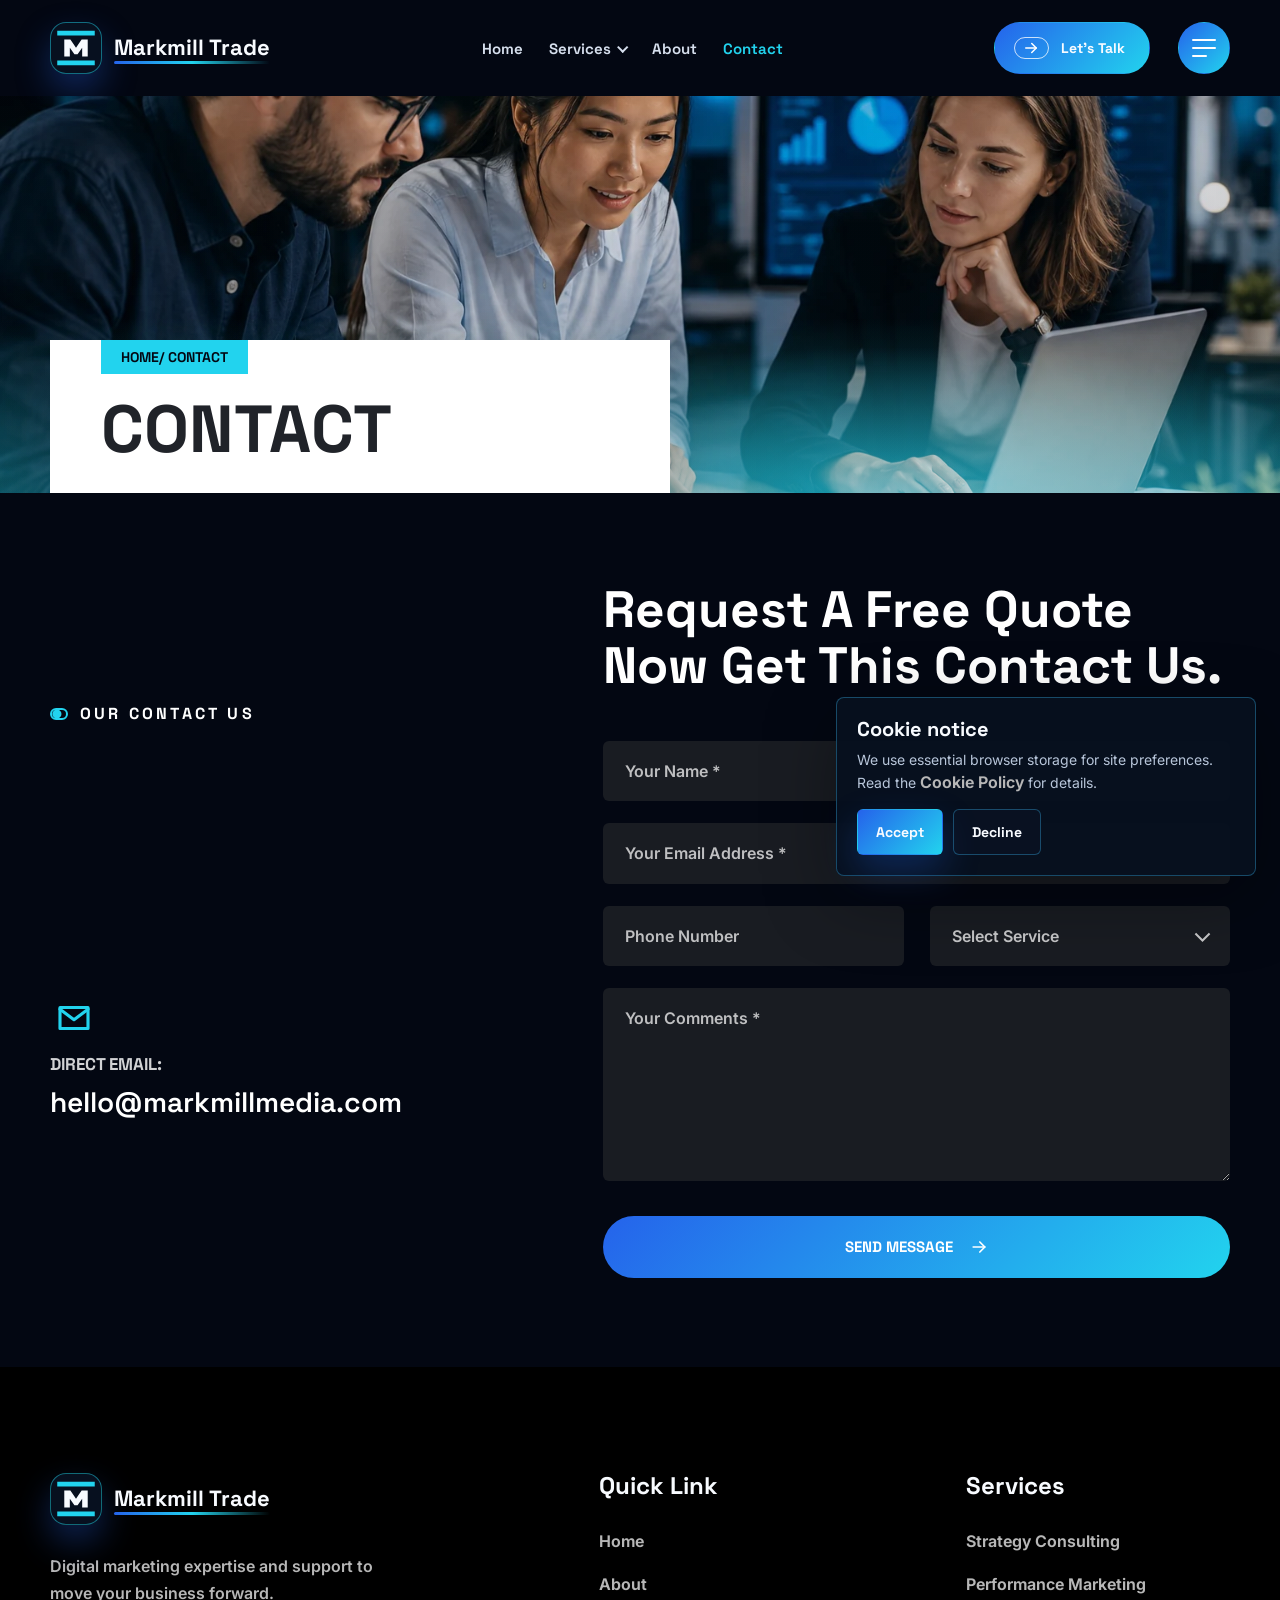
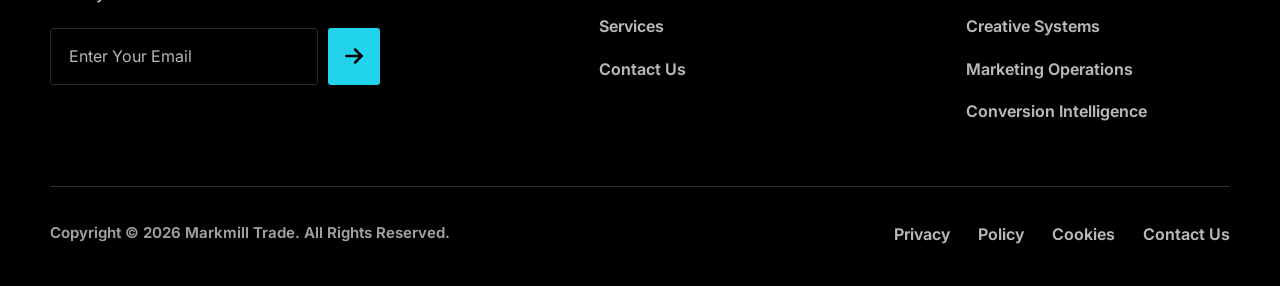
<file: contact.html>
<!doctype html>
<html lang="en">
  <head>
    <meta charset="utf-8" />
    <meta name="viewport" content="width=device-width, initial-scale=1" />
    <title>Contact | Markmill Trade</title>
    <meta
      name="description"
      content="Contact Markmill Trade about a digital marketing project."
    />
    <link rel="icon" type="image/svg+xml" href="favicon.svg" />
    <link rel="stylesheet" href="css/base.css" />
  </head>
  <body>
    <div class="site-shell">
      <header class="site-header" data-site-header>
        <div class="container site-header__inner">
          <a class="brand" href="index.html"
            ><span class="brand__mark">MT</span
            ><span data-config="brandName">Markmill Trade</span></a
          >
          <nav
            class="site-nav"
            data-mobile-menu
            aria-label="Main navigation"
            aria-hidden="true"
          >
            <a class="site-nav__link" href="index.html" data-nav-link="home"
              >Home</a
            >
            <div class="dropdown" data-dropdown>
              <button
                class="dropdown__toggle"
                type="button"
                data-dropdown-toggle
                data-nav-link="services"
                aria-expanded="false"
              >
                Services
                <span class="dropdown__chevron" aria-hidden="true"></span>
              </button>
              <ul class="service-menu" data-service-links="nav"></ul>
            </div>
            <a class="site-nav__link" href="about.html" data-nav-link="about"
              >About</a
            >
            <a
              class="site-nav__link"
              href="contact.html"
              data-nav-link="contact"
              >Contact</a
            >
          </nav>
          <div class="site-header__actions">
            <a class="btn btn--primary" href="contact.html">Let's Talk</a
            ><button
              class="company-info-toggle"
              type="button"
              data-company-info-toggle
              aria-label="Company information"
              aria-expanded="false"
            >
              <span
                class="company-info-toggle__lines"
                aria-hidden="true"
              ></span></button
            ><button
              class="menu-toggle"
              type="button"
              data-menu-toggle
              aria-label="Open menu"
              aria-expanded="false"
            >
              <span class="menu-toggle__line"></span>
            </button>
          </div>
        </div>
      </header>
      <main>
        <section
          class="services-hero contact-hero"
          aria-labelledby="contact-hero-title"
        >
          <img
            class="services-hero__image contact-hero__image"
            src="img/services/services-grid-team.webp"
            alt="Marketing team discussing a project in a modern office"
          />
          <div class="container services-hero__inner">
            <div class="services-hero__card contact-hero__card">
              <p class="services-hero__crumb">
                <a href="index.html">Home</a> / Contact
              </p>
              <h1 id="contact-hero-title">Contact</h1>
            </div>
          </div>
        </section>
        <section
          class="contact-form-section"
          aria-labelledby="contact-form-title"
        >
          <div class="container contact-form-section__inner">
            <aside
              class="contact-form-section__side"
              aria-label="Contact details"
            >
              <p class="contact-form-section__eyebrow">
                <span aria-hidden="true"></span> Our contact us
              </p>
              <div class="contact-form-section__direct">
                <span class="contact-form-section__icon" aria-hidden="true">
                  <svg viewBox="0 0 24 24" focusable="false">
                    <path d="M4 6h16v12H4z" />
                    <path d="m4 7 8 6 8-6" />
                  </svg>
                </span>
                <span>Direct email:</span>
                <a
                  data-config-href="email"
                  href="mailto:hello@markmillmedia.com"
                  data-config="email"
                  >hello@markmillmedia.com</a
                >
              </div>
            </aside>

            <form class="contact-form" action="contact.php" method="post">
              <h2 id="contact-form-title">
                Request A Free Quote Now Get This Contact Us.
              </h2>
              <div class="status-message" data-contact-success hidden>
                Your message was sent successfully. We will reply as soon as
                possible.
              </div>
              <div class="contact-form__grid">
                <label class="contact-form__field contact-form__field--wide">
                  <span class="visually-hidden">Your name</span>
                  <input
                    class="form-control"
                    name="name"
                    required
                    autocomplete="name"
                    placeholder="Your Name *"
                  />
                </label>
                <label class="contact-form__field contact-form__field--wide">
                  <span class="visually-hidden">Your email address</span>
                  <input
                    class="form-control"
                    name="email"
                    type="email"
                    required
                    autocomplete="email"
                    placeholder="Your Email Address *"
                  />
                </label>
                <label class="contact-form__field">
                  <span class="visually-hidden">Phone number</span>
                  <input
                    class="form-control"
                    name="phone"
                    type="tel"
                    autocomplete="tel"
                    placeholder="Phone Number"
                  />
                </label>
                <label class="contact-form__field contact-form__select">
                  <span class="visually-hidden">Select service</span>
                  <select class="form-control" name="service">
                    <option value="">Select Service</option>
                    <option>Strategy Consulting</option>
                    <option>Performance Marketing</option>
                    <option>Creative Systems</option>
                    <option>Marketing Operations</option>
                    <option>Conversion Intelligence</option>
                  </select>
                </label>
                <label class="contact-form__field contact-form__field--wide">
                  <span class="visually-hidden">Your comments</span>
                  <textarea
                    class="form-control"
                    name="message"
                    required
                    rows="6"
                    placeholder="Your Comments *"
                  ></textarea>
                </label>
              </div>
              <button class="contact-form__submit" type="submit">
                Send message
                <svg
                  class="icon-arrow-right"
                  aria-hidden="true"
                  viewBox="0 0 24 24"
                  focusable="false"
                >
                  <path d="M5 12h14"></path>
                  <path d="m13 6 6 6-6 6"></path>
                </svg>
              </button>
            </form>
          </div>
        </section>
      </main>
      <footer class="site-footer">
      <div class="container">
        <div class="site-footer__grid">
          <div class="site-footer__brand">
            <a class="brand" href="index.html">
              <span class="brand__mark">MT</span>
              <span data-config="brandName">Markmill Trade</span>
            </a>
            <p class="site-footer__text">Digital marketing expertise and support to move your business forward.</p>
            <form class="footer-subscribe" action="contact.html">
              <label class="visually-hidden" for="footer-email">Email</label>
              <input id="footer-email" type="email" name="email" placeholder="Enter Your Email">
              <button type="submit" aria-label="Send email">
                <svg class="icon-arrow-right" aria-hidden="true" viewBox="0 0 24 24" focusable="false">
                  <path d="M5 12h14"></path>
                  <path d="m13 6 6 6-6 6"></path>
                </svg>
              </button>
            </form>
          </div>
          <div>
            <h2 class="site-footer__title">Quick Link</h2>
            <ul class="footer-list">
              <li><a class="footer__link" href="index.html">Home</a></li>
              <li><a class="footer__link" href="about.html">About</a></li>
              <li><a class="footer__link" href="services.html">Services</a></li>
              <li><a class="footer__link" href="contact.html">Contact Us</a></li>
            </ul>
          </div>
          <div>
            <h2 class="site-footer__title">Services</h2>
            <ul class="footer-list" data-service-links="footer"></ul>
          </div>
        </div>
        <div class="site-footer__bottom">
          <span>Copyright &copy; <span data-current-year></span> <span data-config="companyName">Markmill Trade</span>. All Rights Reserved.</span>
          <span class="site-footer__legal">
            <a class="footer__link" href="privacy-policy.html">Privacy</a>
            <a class="footer__link" href="terms-conditions.html">Policy</a>
            <a class="footer__link" href="cookie-policy.html">Cookies</a>
            <a class="footer__link" href="contact.html">Contact Us</a>
          </span>
        <span data-config="address">Kaprova 42/14, Star&eacute; M&#283;sto, 110 00 Praha 1</span>
      </div>
      </div>
    </footer>
      <aside class="cookie-banner" data-cookie-banner hidden>
        <h2>Cookie notice</h2>
        <p>
          We use essential browser storage for site preferences. Read the
          <a class="footer__link" href="cookie-policy.html">Cookie Policy</a>
          for details.
        </p>
        <div class="cookie-banner__actions">
          <button
            class="btn btn--primary"
            type="button"
            data-cookie-choice="accepted"
          >
            Accept</button
          ><button
            class="btn btn--ghost"
            type="button"
            data-cookie-choice="declined"
          >
            Decline
          </button>
        </div>
      </aside>
    </div>
    <script src="js/site-config.js"></script>
    <script src="js/main.js"></script>
  </body>
</html>
</file>
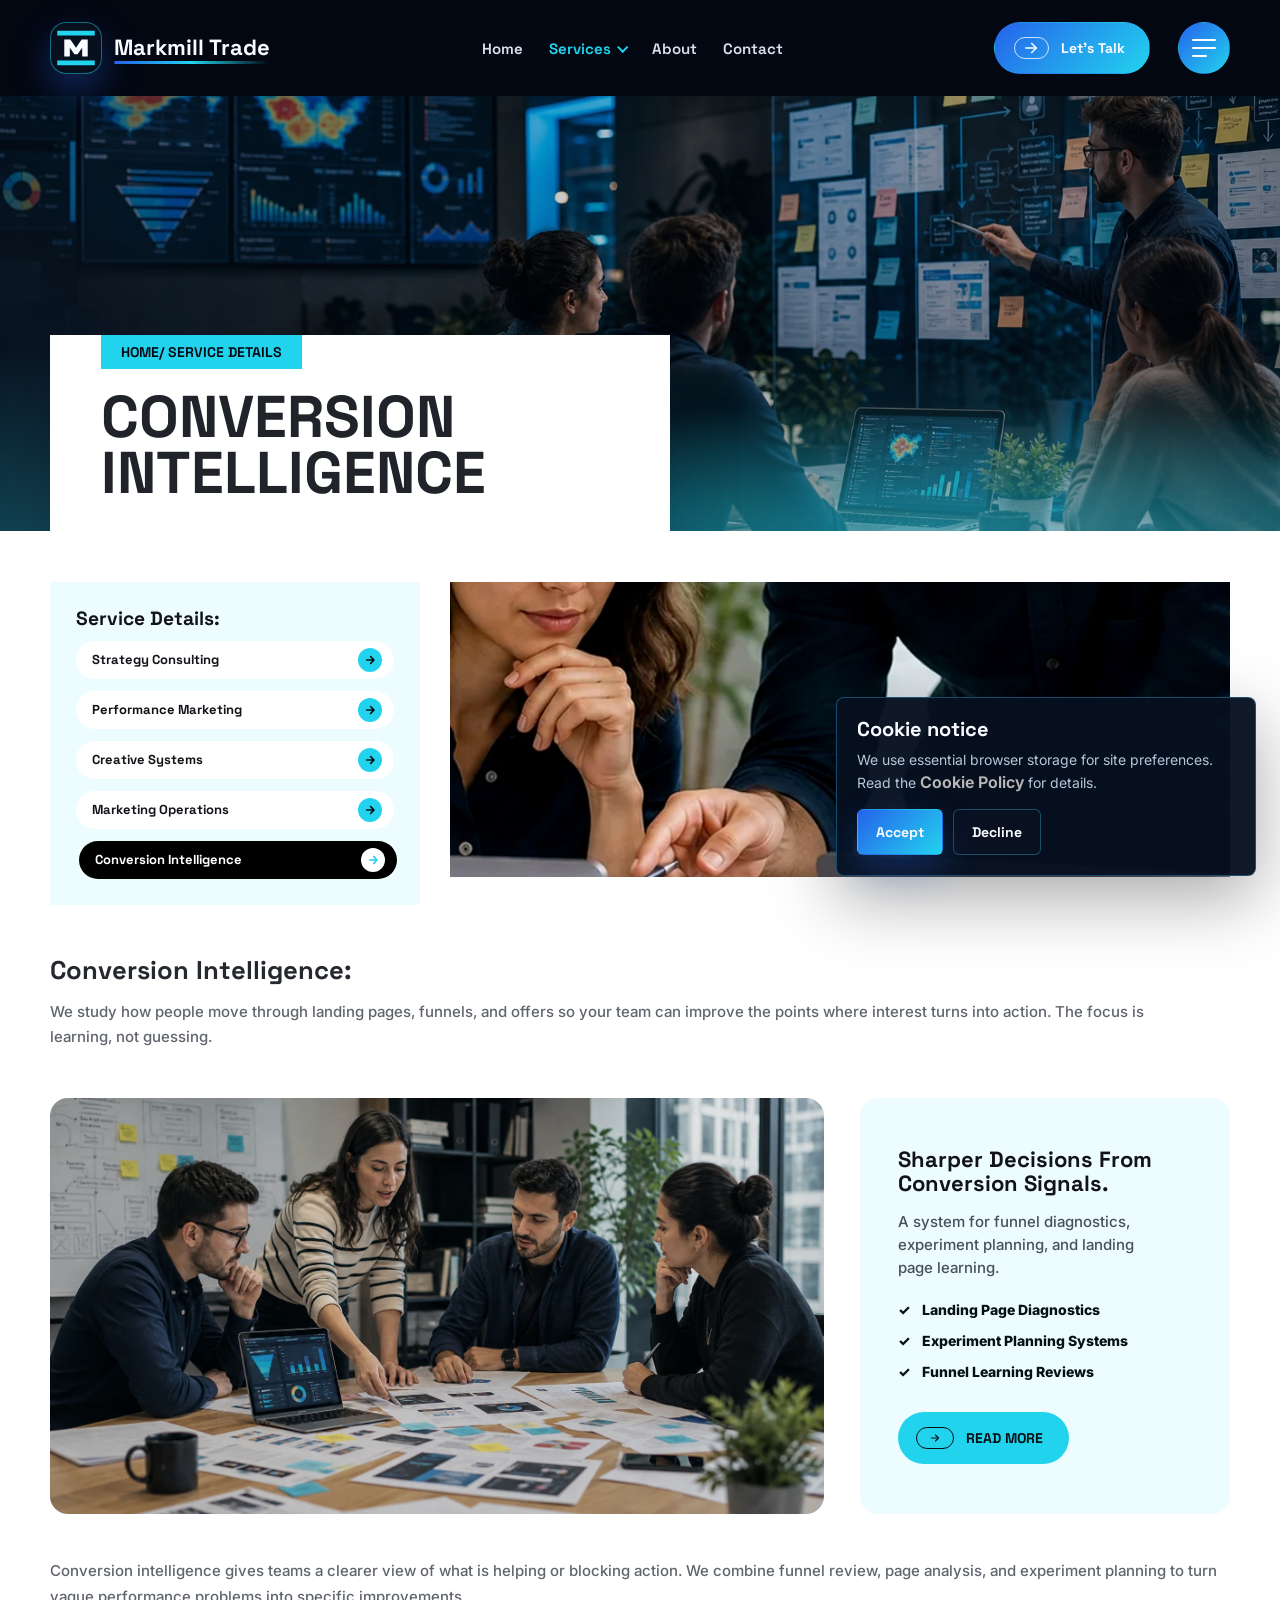
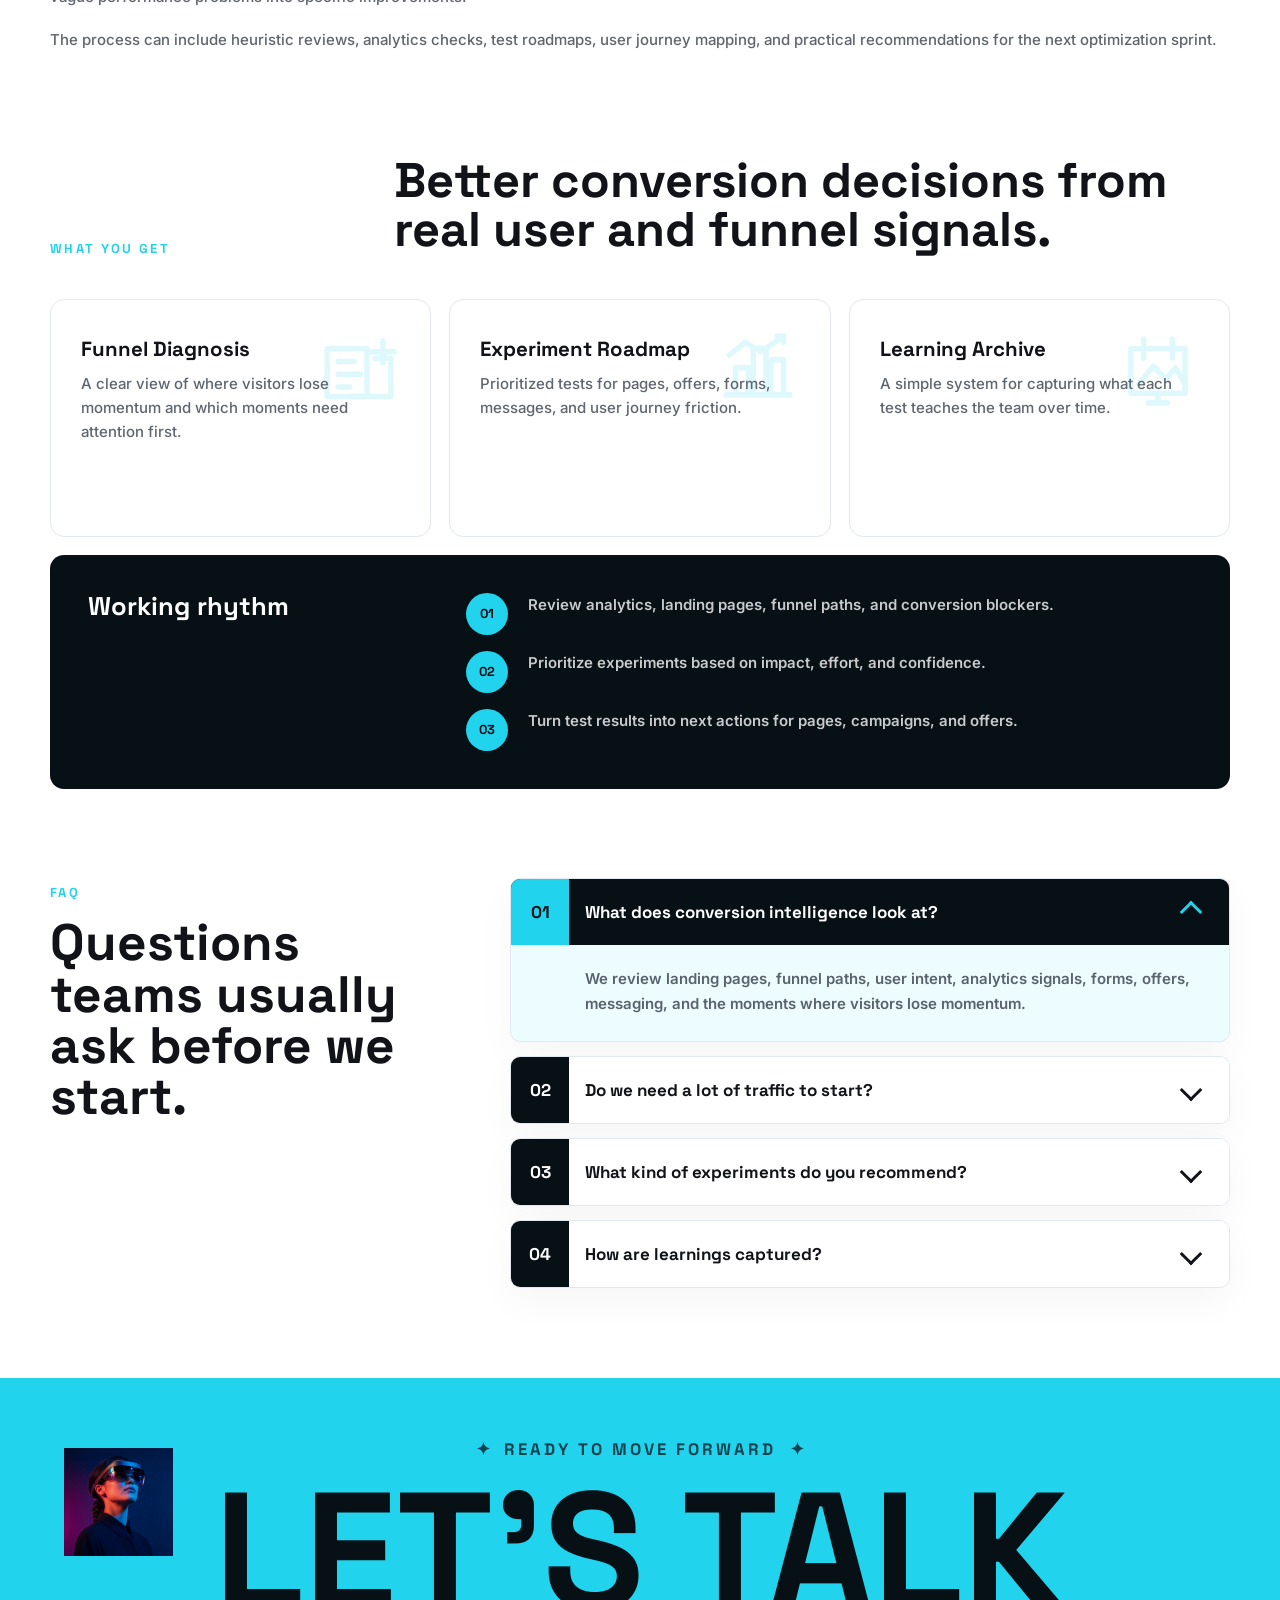
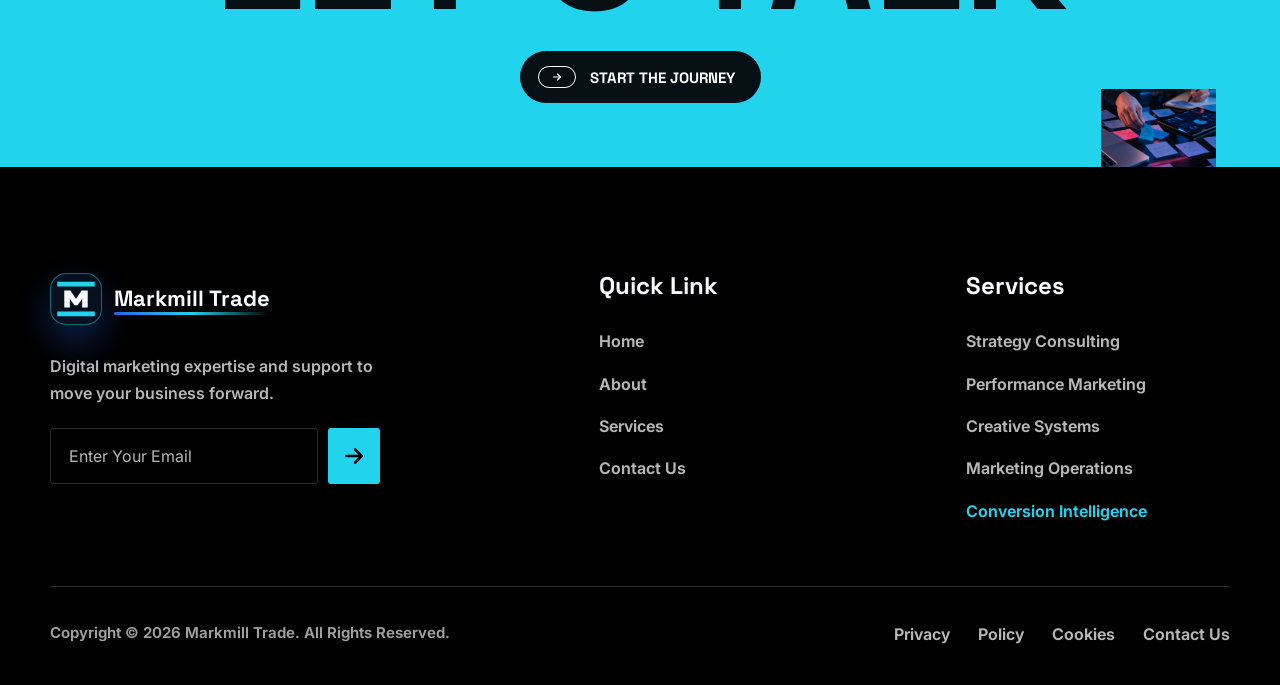
<file: conversion-intelligence.html>
<!doctype html>
<html lang="en">
<head>
  <meta charset="utf-8">
  <meta name="viewport" content="width=device-width, initial-scale=1">
  <title>Conversion Intelligence | Markmill Trade</title>
  <meta name="description" content="Conversion intelligence services from Markmill Trade.">
  <link rel="icon" type="image/svg+xml" href="favicon.svg">
  <link rel="stylesheet" href="css/base.css">
</head>
<body>
  <div class="site-shell">
    <header class="site-header" data-site-header><div class="container site-header__inner"><a class="brand" href="index.html"><span class="brand__mark">MT</span><span data-config="brandName">Markmill Trade</span></a><nav class="site-nav" data-mobile-menu aria-label="Main navigation" aria-hidden="true"><a class="site-nav__link" href="index.html" data-nav-link="home">Home</a><div class="dropdown" data-dropdown><button class="dropdown__toggle" type="button" data-dropdown-toggle data-nav-link="services" aria-expanded="false">Services <span class="dropdown__chevron" aria-hidden="true"></span></button><ul class="service-menu" data-service-links="nav"></ul></div><a class="site-nav__link" href="about.html" data-nav-link="about">About</a><a class="site-nav__link" href="contact.html" data-nav-link="contact">Contact</a></nav><div class="site-header__actions"><a class="btn btn--primary" href="contact.html">Let's Talk</a><button class="company-info-toggle" type="button" data-company-info-toggle aria-label="Company information" aria-expanded="false"><span class="company-info-toggle__lines" aria-hidden="true"></span></button><button class="menu-toggle" type="button" data-menu-toggle aria-label="Open menu" aria-expanded="false"><span class="menu-toggle__line"></span></button></div></div></header>
    <main><section class="services-hero service-detail-hero" aria-labelledby="service-detail-title"><img class="services-hero__image" src="img/services/service-conversion-hero.webp" alt="Conversion intelligence team analyzing funnels and experiments"><div class="container services-hero__inner"><div class="services-hero__card"><p class="services-hero__crumb"><a href="index.html">Home</a> / Service Details</p><h1 id="service-detail-title">Conversion Intelligence</h1></div></div></section><section class="service-detail-overview"><div class="container service-detail-overview__grid"><aside class="service-detail-panel"><h2>Service Details:</h2><ul class="service-detail-list" data-service-links="detail"></ul></aside><figure class="service-detail-visual"><img src="img/home/service-conversion.webp" alt="Conversion intelligence experiment review"></figure></div></section><section class="service-story"><div class="container"><div class="service-story__intro"><h2>Conversion Intelligence:</h2><p>We study how people move through landing pages, funnels, and offers so your team can improve the points where interest turns into action. The focus is learning, not guessing.</p></div><div class="service-story__feature"><figure class="service-story__image"><img src="img/services/service-detail-conversion-real.webp" alt="Conversion team analyzing landing page experiments"></figure><aside class="service-story__card"><h3>Sharper Decisions From Conversion Signals.</h3><p>A system for funnel diagnostics, experiment planning, and landing page learning.</p><ul class="service-story__list"><li>Landing Page Diagnostics</li><li>Experiment Planning Systems</li><li>Funnel Learning Reviews</li></ul><a class="service-story__button" href="contact.html"><svg class="icon-arrow-right" aria-hidden="true" viewBox="0 0 24 24" focusable="false"><path d="M5 12h14"></path><path d="m13 6 6 6-6 6"></path></svg><span>Read more</span></a></aside></div><div class="service-story__copy"><p>Conversion intelligence gives teams a clearer view of what is helping or blocking action. We combine funnel review, page analysis, and experiment planning to turn vague performance problems into specific improvements.</p><p>The process can include heuristic reviews, analytics checks, test roadmaps, user journey mapping, and practical recommendations for the next optimization sprint.</p></div></div></section><section class="service-value"><div class="container"><div class="service-value__top"><p>What you get</p><h2>Better conversion decisions from real user and funnel signals.</h2></div><div class="service-value__grid"><article class="service-value-card"><span>01</span><h3>Funnel Diagnosis</h3><p>A clear view of where visitors lose momentum and which moments need attention first.</p></article><article class="service-value-card"><span>02</span><h3>Experiment Roadmap</h3><p>Prioritized tests for pages, offers, forms, messages, and user journey friction.</p></article><article class="service-value-card"><span>03</span><h3>Learning Archive</h3><p>A simple system for capturing what each test teaches the team over time.</p></article></div><div class="service-value__process"><h3>Working rhythm</h3><ol><li><span>01</span><p>Review analytics, landing pages, funnel paths, and conversion blockers.</p></li><li><span>02</span><p>Prioritize experiments based on impact, effort, and confidence.</p></li><li><span>03</span><p>Turn test results into next actions for pages, campaigns, and offers.</p></li></ol></div></div></section><section class="service-faq"><div class="container service-faq__inner"><div class="service-faq__top"><p>FAQ</p><h2>Questions teams usually ask before we start.</h2></div><div class="service-faq__accordion" data-faq-accordion><article class="faq-item is-open"><button class="faq-item__button" type="button" aria-expanded="true"><span>01</span>What does conversion intelligence look at?<b aria-hidden="true"></b></button><div class="faq-item__body"><p>We review landing pages, funnel paths, user intent, analytics signals, forms, offers, messaging, and the moments where visitors lose momentum.</p></div></article><article class="faq-item"><button class="faq-item__button" type="button" aria-expanded="false"><span>02</span>Do we need a lot of traffic to start?<b aria-hidden="true"></b></button><div class="faq-item__body"><p>More traffic helps with testing, but useful improvements can still come from heuristic review, analytics checks, and clear friction mapping.</p></div></article><article class="faq-item"><button class="faq-item__button" type="button" aria-expanded="false"><span>03</span>What kind of experiments do you recommend?<b aria-hidden="true"></b></button><div class="faq-item__body"><p>Experiments can include page structure, offer framing, call-to-action clarity, form friction, proof elements, and message alignment from ad to landing page.</p></div></article><article class="faq-item"><button class="faq-item__button" type="button" aria-expanded="false"><span>04</span>How are learnings captured?<b aria-hidden="true"></b></button><div class="faq-item__body"><p>Each test should produce a reusable insight, not just a result. We organize learnings so future campaigns and pages benefit from previous evidence.</p></div></article></div></div></section><section class="services-cta service-detail-cta" aria-labelledby="service-detail-cta-title"><div class="services-cta__media services-cta__media--top"><img src="img/services/services-cta-portrait-1.webp" alt="Creative strategist wearing augmented reality glasses"></div><div class="container services-cta__inner"><p class="services-cta__eyebrow">Ready to move forward</p><h2 id="service-detail-cta-title">Let's Talk</h2><a class="services-cta__button" href="contact.html"><svg class="icon-arrow-right" aria-hidden="true" viewBox="0 0 24 24" focusable="false"><path d="M5 12h14"></path><path d="m13 6 6 6-6 6"></path></svg><span>Start the journey</span></a></div><div class="services-cta__media services-cta__media--bottom"><img src="img/services/services-cta-desk.webp" alt="Campaign strategy desk with analytics and cyan lighting"></div></section></main>
    <footer class="site-footer">
      <div class="container">
        <div class="site-footer__grid">
          <div class="site-footer__brand">
            <a class="brand" href="index.html">
              <span class="brand__mark">MT</span>
              <span data-config="brandName">Markmill Trade</span>
            </a>
            <p class="site-footer__text">Digital marketing expertise and support to move your business forward.</p>
            <form class="footer-subscribe" action="contact.html">
              <label class="visually-hidden" for="footer-email">Email</label>
              <input id="footer-email" type="email" name="email" placeholder="Enter Your Email">
              <button type="submit" aria-label="Send email">
                <svg class="icon-arrow-right" aria-hidden="true" viewBox="0 0 24 24" focusable="false">
                  <path d="M5 12h14"></path>
                  <path d="m13 6 6 6-6 6"></path>
                </svg>
              </button>
            </form>
          </div>
          <div>
            <h2 class="site-footer__title">Quick Link</h2>
            <ul class="footer-list">
              <li><a class="footer__link" href="index.html">Home</a></li>
              <li><a class="footer__link" href="about.html">About</a></li>
              <li><a class="footer__link" href="services.html">Services</a></li>
              <li><a class="footer__link" href="contact.html">Contact Us</a></li>
            </ul>
          </div>
          <div>
            <h2 class="site-footer__title">Services</h2>
            <ul class="footer-list" data-service-links="footer"></ul>
          </div>
        </div>
        <div class="site-footer__bottom">
          <span>Copyright &copy; <span data-current-year></span> <span data-config="companyName">Markmill Trade</span>. All Rights Reserved.</span>
          <span class="site-footer__legal">
            <a class="footer__link" href="privacy-policy.html">Privacy</a>
            <a class="footer__link" href="terms-conditions.html">Policy</a>
            <a class="footer__link" href="cookie-policy.html">Cookies</a>
            <a class="footer__link" href="contact.html">Contact Us</a>
          </span>
        <span data-config="address">Kaprova 42/14, Star&eacute; M&#283;sto, 110 00 Praha 1</span>
      </div>
      </div>
    </footer>
    <aside class="cookie-banner" data-cookie-banner hidden><h2>Cookie notice</h2><p>We use essential browser storage for site preferences. Read the <a class="footer__link" href="cookie-policy.html">Cookie Policy</a> for details.</p><div class="cookie-banner__actions"><button class="btn btn--primary" type="button" data-cookie-choice="accepted">Accept</button><button class="btn btn--ghost" type="button" data-cookie-choice="declined">Decline</button></div></aside>
  </div><script src="js/site-config.js"></script><script src="js/main.js"></script>
</body>
</html>
</file>
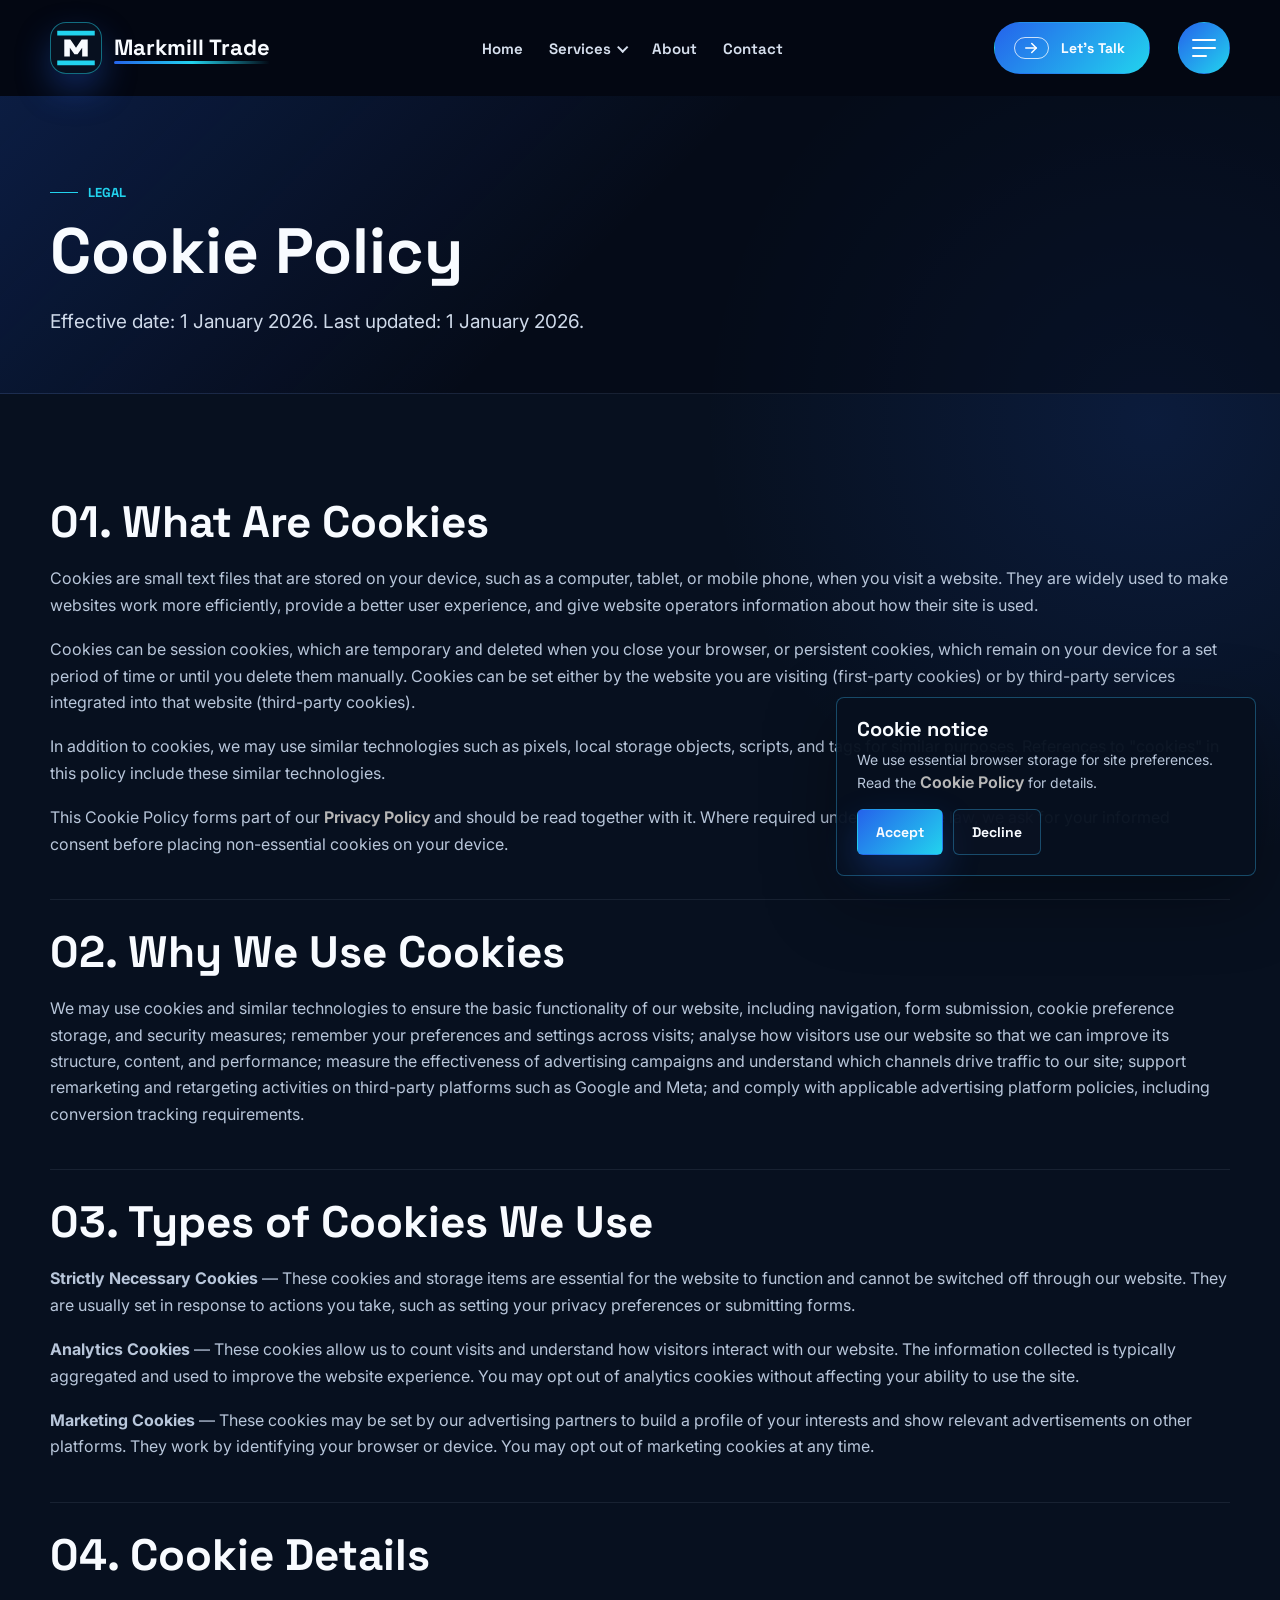
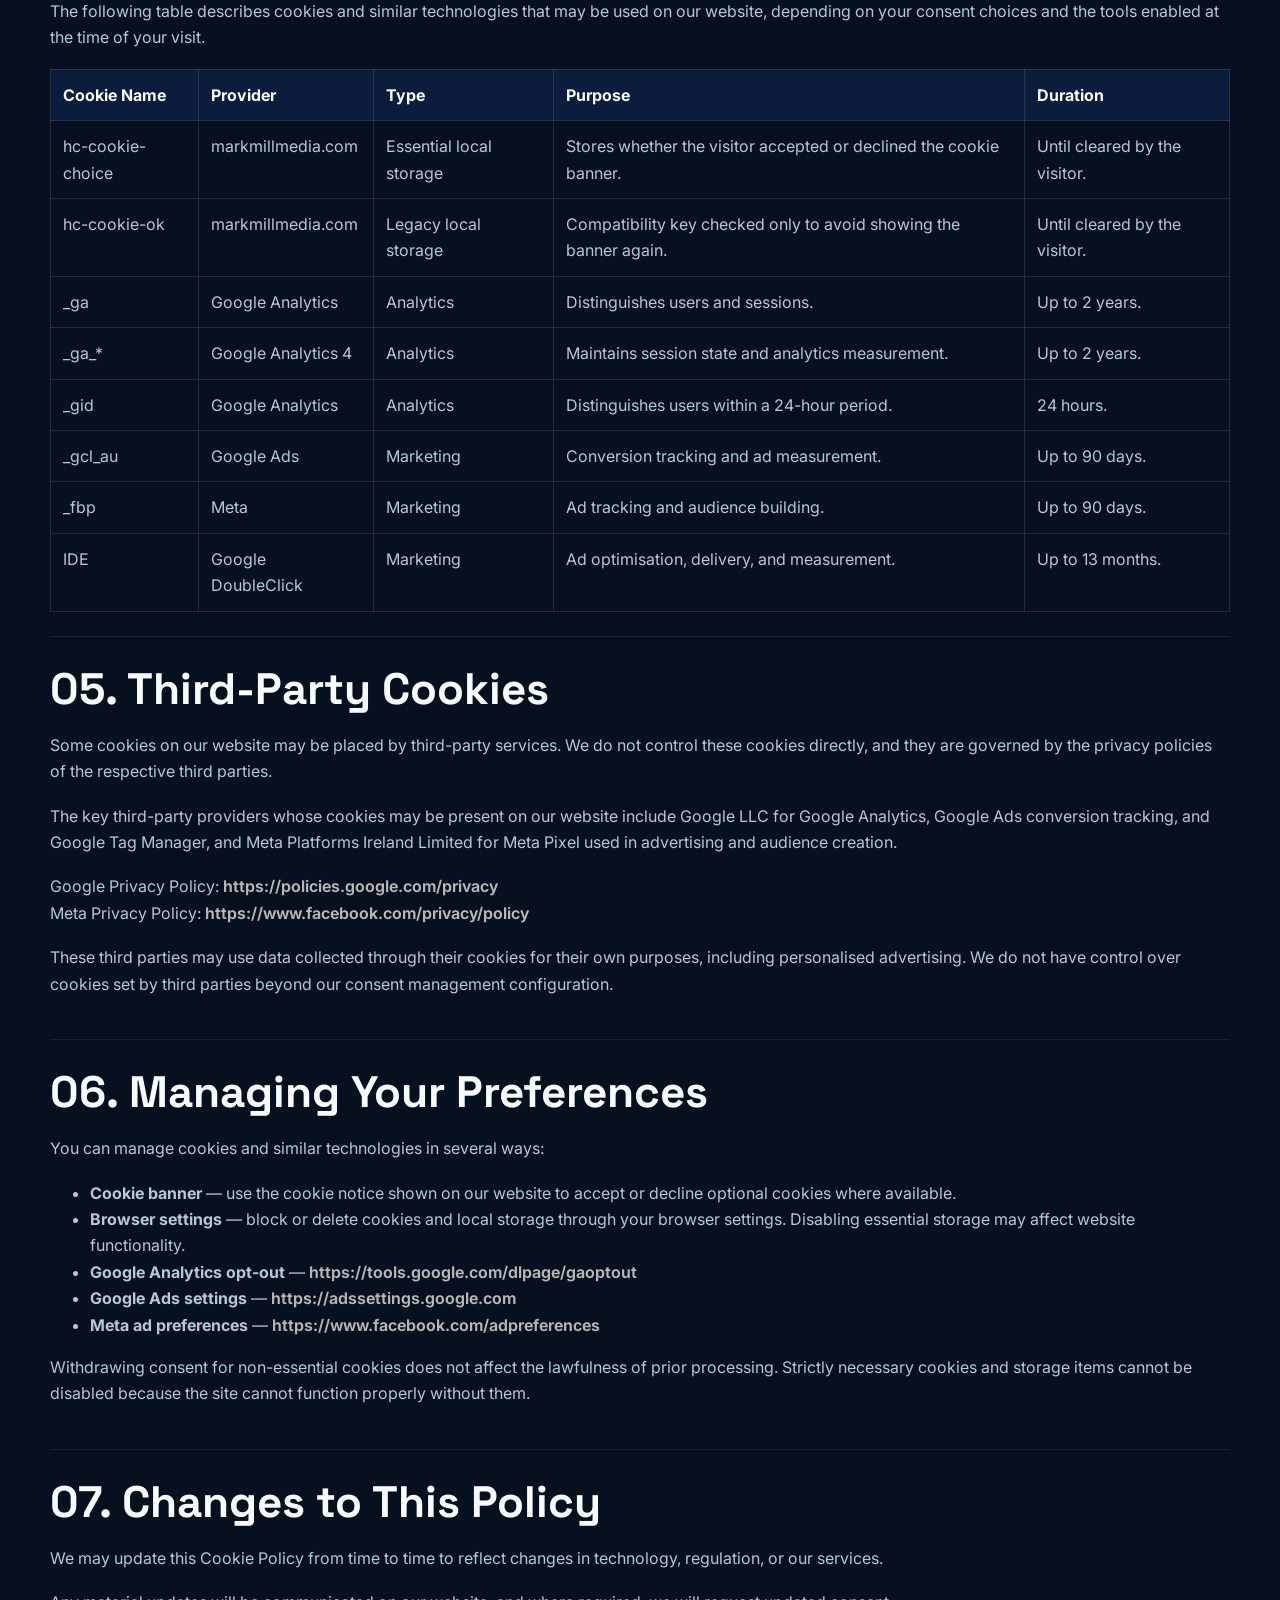
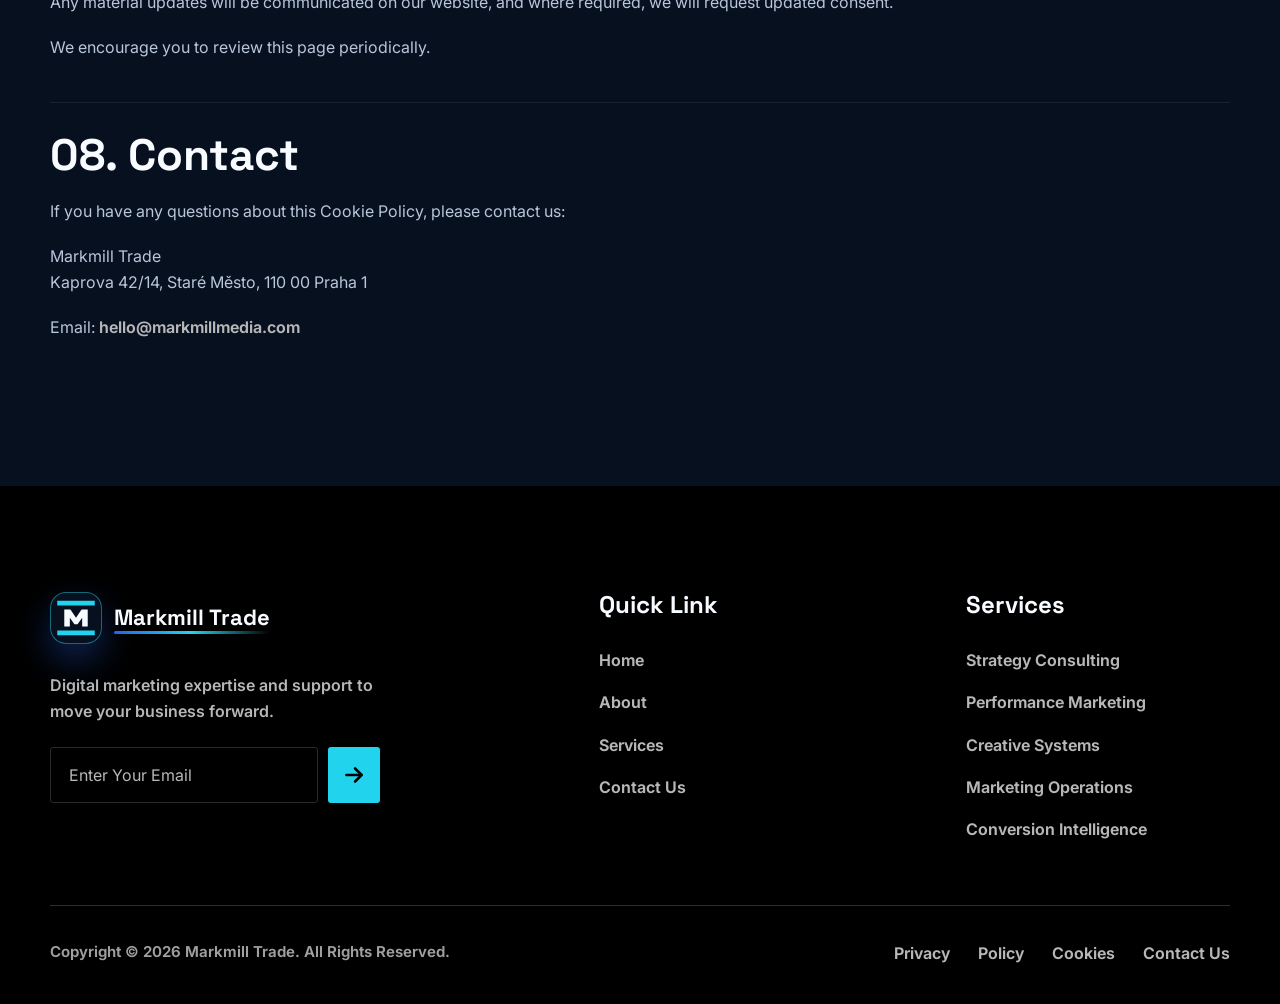
<file: cookie-policy.html>
<!doctype html>
<html lang="en">
<head>
  <meta charset="utf-8">
  <meta name="viewport" content="width=device-width, initial-scale=1">
  <title>Cookie Policy | Markmill Trade</title>
  <meta name="description" content="Cookie Policy for Markmill Trade.">
  <link rel="icon" type="image/svg+xml" href="favicon.svg">
  <link rel="stylesheet" href="css/base.css">
</head>
<body>
  <div class="site-shell">
    <header class="site-header" data-site-header><div class="container site-header__inner"><a class="brand" href="index.html"><span class="brand__mark">MT</span><span data-config="brandName">Markmill Trade</span></a><nav class="site-nav" data-mobile-menu aria-label="Main navigation" aria-hidden="true"><a class="site-nav__link" href="index.html" data-nav-link="home">Home</a><div class="dropdown" data-dropdown><button class="dropdown__toggle" type="button" data-dropdown-toggle data-nav-link="services" aria-expanded="false">Services <span class="dropdown__chevron" aria-hidden="true"></span></button><ul class="service-menu" data-service-links="nav"></ul></div><a class="site-nav__link" href="about.html" data-nav-link="about">About</a><a class="site-nav__link" href="contact.html" data-nav-link="contact">Contact</a></nav><div class="site-header__actions"><a class="btn btn--primary" href="contact.html">Let's Talk</a><button class="company-info-toggle" type="button" data-company-info-toggle aria-label="Company information" aria-expanded="false"><span class="company-info-toggle__lines" aria-hidden="true"></span></button><button class="menu-toggle" type="button" data-menu-toggle aria-label="Open menu" aria-expanded="false"><span class="menu-toggle__line"></span></button></div></div></header>
    <main>
      <section class="page-hero"><div class="container"><p class="eyebrow">Legal</p><h1>Cookie Policy</h1><p class="lead">Effective date: 1 January 2026. Last updated: 1 January 2026.</p></div></section>
      <section class="section"><div class="container legal-content">
        <section><h2>01. What Are Cookies</h2><p>Cookies are small text files that are stored on your device, such as a computer, tablet, or mobile phone, when you visit a website. They are widely used to make websites work more efficiently, provide a better user experience, and give website operators information about how their site is used.</p><p>Cookies can be session cookies, which are temporary and deleted when you close your browser, or persistent cookies, which remain on your device for a set period of time or until you delete them manually. Cookies can be set either by the website you are visiting (first-party cookies) or by third-party services integrated into that website (third-party cookies).</p><p>In addition to cookies, we may use similar technologies such as pixels, local storage objects, scripts, and tags for similar purposes. References to "cookies" in this policy include these similar technologies.</p><p>This Cookie Policy forms part of our <a class="footer__link" href="privacy-policy.html">Privacy Policy</a> and should be read together with it. Where required under applicable law, we ask for your informed consent before placing non-essential cookies on your device.</p></section>
        <section><h2>02. Why We Use Cookies</h2><p>We may use cookies and similar technologies to ensure the basic functionality of our website, including navigation, form submission, cookie preference storage, and security measures; remember your preferences and settings across visits; analyse how visitors use our website so that we can improve its structure, content, and performance; measure the effectiveness of advertising campaigns and understand which channels drive traffic to our site; support remarketing and retargeting activities on third-party platforms such as Google and Meta; and comply with applicable advertising platform policies, including conversion tracking requirements.</p></section>
        <section><h2>03. Types of Cookies We Use</h2><p><strong>Strictly Necessary Cookies</strong> &mdash; These cookies and storage items are essential for the website to function and cannot be switched off through our website. They are usually set in response to actions you take, such as setting your privacy preferences or submitting forms.</p><p><strong>Analytics Cookies</strong> &mdash; These cookies allow us to count visits and understand how visitors interact with our website. The information collected is typically aggregated and used to improve the website experience. You may opt out of analytics cookies without affecting your ability to use the site.</p><p><strong>Marketing Cookies</strong> &mdash; These cookies may be set by our advertising partners to build a profile of your interests and show relevant advertisements on other platforms. They work by identifying your browser or device. You may opt out of marketing cookies at any time.</p></section>
        <section><h2>04. Cookie Details</h2><p>The following table describes cookies and similar technologies that may be used on our website, depending on your consent choices and the tools enabled at the time of your visit.</p><div class="legal-table-wrap"><table><thead><tr><th>Cookie Name</th><th>Provider</th><th>Type</th><th>Purpose</th><th>Duration</th></tr></thead><tbody><tr><td>hc-cookie-choice</td><td><span data-config="domain">markmillmedia.com</span></td><td>Essential local storage</td><td>Stores whether the visitor accepted or declined the cookie banner.</td><td>Until cleared by the visitor.</td></tr><tr><td>hc-cookie-ok</td><td><span data-config="domain">markmillmedia.com</span></td><td>Legacy local storage</td><td>Compatibility key checked only to avoid showing the banner again.</td><td>Until cleared by the visitor.</td></tr><tr><td>_ga</td><td>Google Analytics</td><td>Analytics</td><td>Distinguishes users and sessions.</td><td>Up to 2 years.</td></tr><tr><td>_ga_*</td><td>Google Analytics 4</td><td>Analytics</td><td>Maintains session state and analytics measurement.</td><td>Up to 2 years.</td></tr><tr><td>_gid</td><td>Google Analytics</td><td>Analytics</td><td>Distinguishes users within a 24-hour period.</td><td>24 hours.</td></tr><tr><td>_gcl_au</td><td>Google Ads</td><td>Marketing</td><td>Conversion tracking and ad measurement.</td><td>Up to 90 days.</td></tr><tr><td>_fbp</td><td>Meta</td><td>Marketing</td><td>Ad tracking and audience building.</td><td>Up to 90 days.</td></tr><tr><td>IDE</td><td>Google DoubleClick</td><td>Marketing</td><td>Ad optimisation, delivery, and measurement.</td><td>Up to 13 months.</td></tr></tbody></table></div></section>
        <section><h2>05. Third-Party Cookies</h2><p>Some cookies on our website may be placed by third-party services. We do not control these cookies directly, and they are governed by the privacy policies of the respective third parties.</p><p>The key third-party providers whose cookies may be present on our website include Google LLC for Google Analytics, Google Ads conversion tracking, and Google Tag Manager, and Meta Platforms Ireland Limited for Meta Pixel used in advertising and audience creation.</p><p>Google Privacy Policy: <a class="footer__link" href="https://policies.google.com/privacy" rel="noopener noreferrer">https://policies.google.com/privacy</a><br>Meta Privacy Policy: <a class="footer__link" href="https://www.facebook.com/privacy/policy" rel="noopener noreferrer">https://www.facebook.com/privacy/policy</a></p><p>These third parties may use data collected through their cookies for their own purposes, including personalised advertising. We do not have control over cookies set by third parties beyond our consent management configuration.</p></section>
        <section><h2>06. Managing Your Preferences</h2><p>You can manage cookies and similar technologies in several ways:</p><ul><li><strong>Cookie banner</strong> &mdash; use the cookie notice shown on our website to accept or decline optional cookies where available.</li><li><strong>Browser settings</strong> &mdash; block or delete cookies and local storage through your browser settings. Disabling essential storage may affect website functionality.</li><li><strong>Google Analytics opt-out</strong> &mdash; <a class="footer__link" href="https://tools.google.com/dlpage/gaoptout" rel="noopener noreferrer">https://tools.google.com/dlpage/gaoptout</a></li><li><strong>Google Ads settings</strong> &mdash; <a class="footer__link" href="https://adssettings.google.com" rel="noopener noreferrer">https://adssettings.google.com</a></li><li><strong>Meta ad preferences</strong> &mdash; <a class="footer__link" href="https://www.facebook.com/adpreferences" rel="noopener noreferrer">https://www.facebook.com/adpreferences</a></li></ul><p>Withdrawing consent for non-essential cookies does not affect the lawfulness of prior processing. Strictly necessary cookies and storage items cannot be disabled because the site cannot function properly without them.</p></section>
        <section><h2>07. Changes to This Policy</h2><p>We may update this Cookie Policy from time to time to reflect changes in technology, regulation, or our services.</p><p>Any material updates will be communicated on our website, and where required, we will request updated consent.</p><p>We encourage you to review this page periodically.</p></section>
        <section><h2>08. Contact</h2><p>If you have any questions about this Cookie Policy, please contact us:</p><p><span data-config="companyName">Markmill Trade</span><br><span data-config="address">Kaprova 42/14, Star&eacute; M&#283;sto, 110 00 Praha 1</span></p><p>Email: <a class="footer__link" data-config-href="email" href="mailto:hello@markmillmedia.com" data-config="email">hello@markmillmedia.com</a></p></section>
      </div></section>
    </main>
    <footer class="site-footer">
      <div class="container">
        <div class="site-footer__grid">
          <div class="site-footer__brand">
            <a class="brand" href="index.html">
              <span class="brand__mark">MT</span>
              <span data-config="brandName">Markmill Trade</span>
            </a>
            <p class="site-footer__text">Digital marketing expertise and support to move your business forward.</p>
            <form class="footer-subscribe" action="contact.html">
              <label class="visually-hidden" for="footer-email">Email</label>
              <input id="footer-email" type="email" name="email" placeholder="Enter Your Email">
              <button type="submit" aria-label="Send email">
                <svg class="icon-arrow-right" aria-hidden="true" viewBox="0 0 24 24" focusable="false">
                  <path d="M5 12h14"></path>
                  <path d="m13 6 6 6-6 6"></path>
                </svg>
              </button>
            </form>
          </div>
          <div>
            <h2 class="site-footer__title">Quick Link</h2>
            <ul class="footer-list">
              <li><a class="footer__link" href="index.html">Home</a></li>
              <li><a class="footer__link" href="about.html">About</a></li>
              <li><a class="footer__link" href="services.html">Services</a></li>
              <li><a class="footer__link" href="contact.html">Contact Us</a></li>
            </ul>
          </div>
          <div>
            <h2 class="site-footer__title">Services</h2>
            <ul class="footer-list" data-service-links="footer"></ul>
          </div>
        </div>
        <div class="site-footer__bottom">
          <span>Copyright &copy; <span data-current-year></span> <span data-config="companyName">Markmill Trade</span>. All Rights Reserved.</span>
          <span class="site-footer__legal">
            <a class="footer__link" href="privacy-policy.html">Privacy</a>
            <a class="footer__link" href="terms-conditions.html">Policy</a>
            <a class="footer__link" href="cookie-policy.html">Cookies</a>
            <a class="footer__link" href="contact.html">Contact Us</a>
          </span>
        <span data-config="address">Kaprova 42/14, Star&eacute; M&#283;sto, 110 00 Praha 1</span>
      </div>
      </div>
    </footer>
    <aside class="cookie-banner" data-cookie-banner hidden><h2>Cookie notice</h2><p>We use essential browser storage for site preferences. Read the <a class="footer__link" href="cookie-policy.html">Cookie Policy</a> for details.</p><div class="cookie-banner__actions"><button class="btn btn--primary" type="button" data-cookie-choice="accepted">Accept</button><button class="btn btn--ghost" type="button" data-cookie-choice="declined">Decline</button></div></aside>
  </div><script src="js/site-config.js"></script><script src="js/main.js"></script>
</body>
</html>
</file>
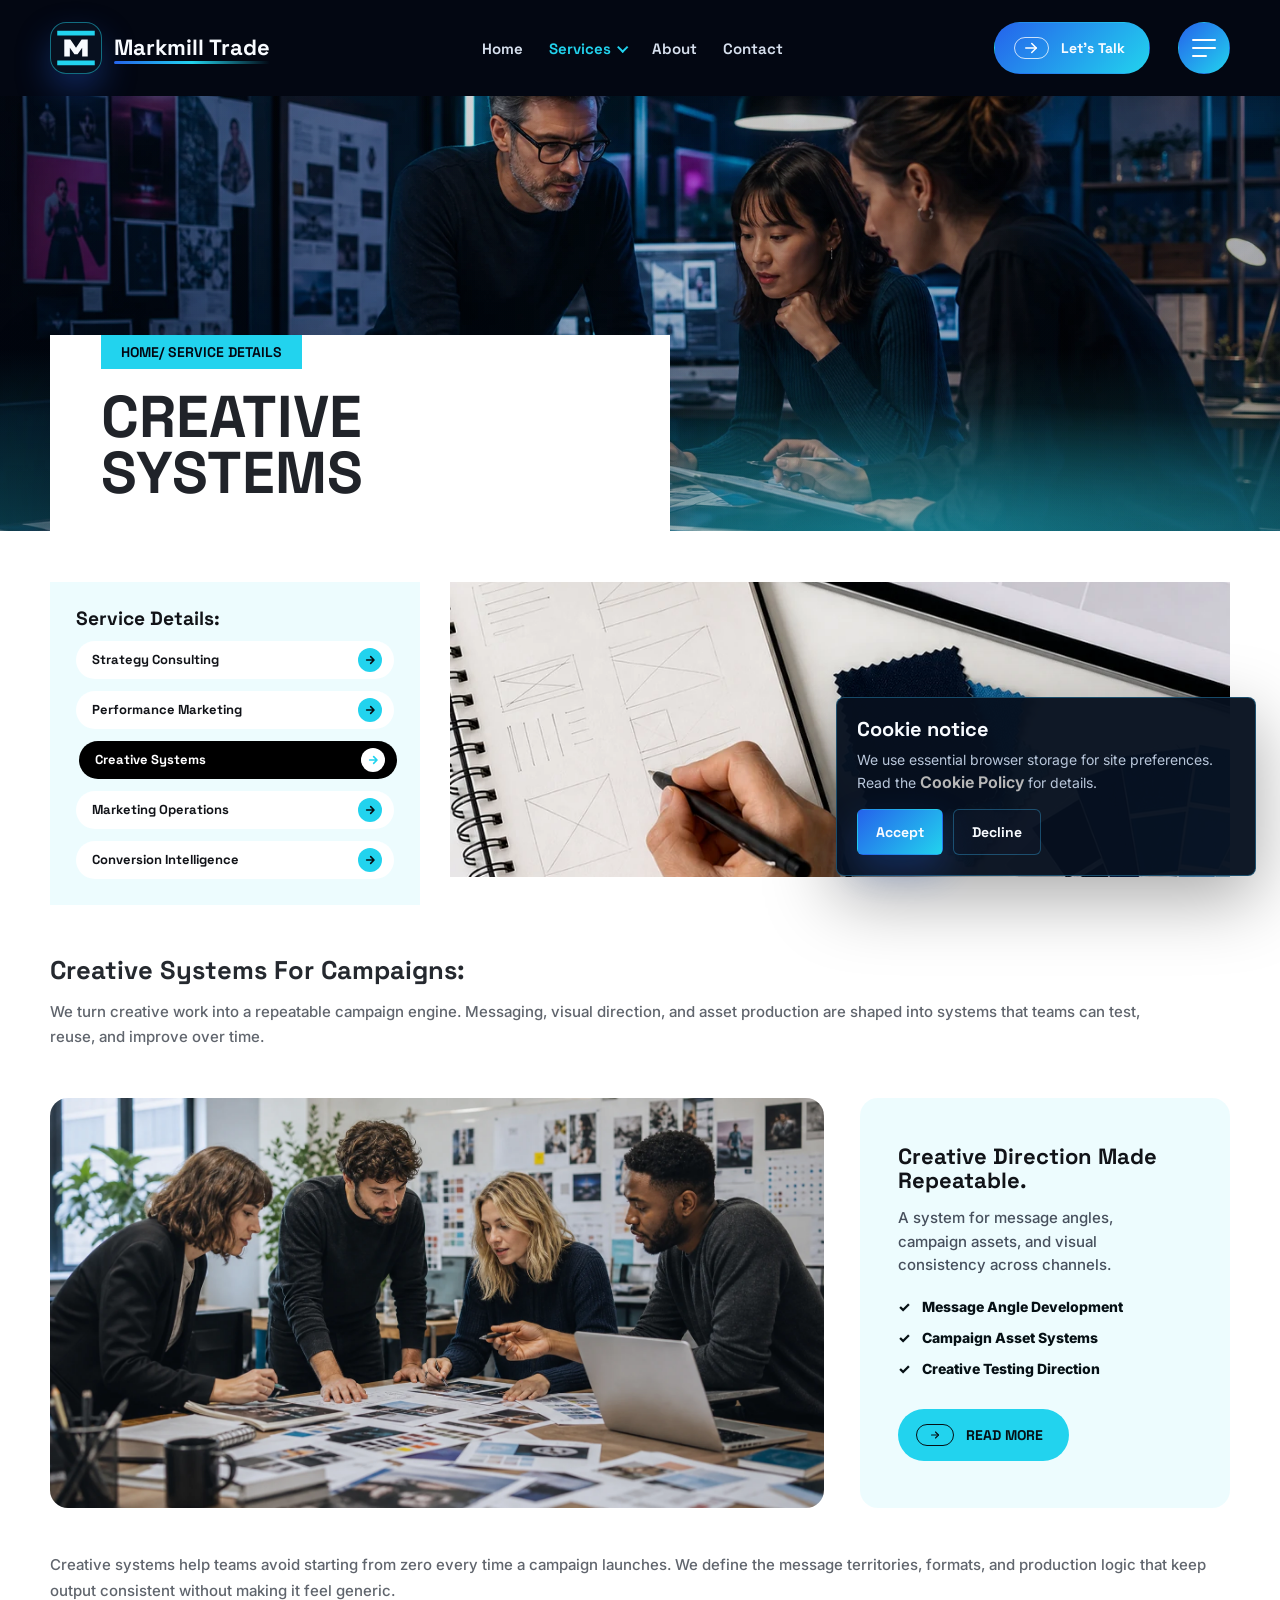
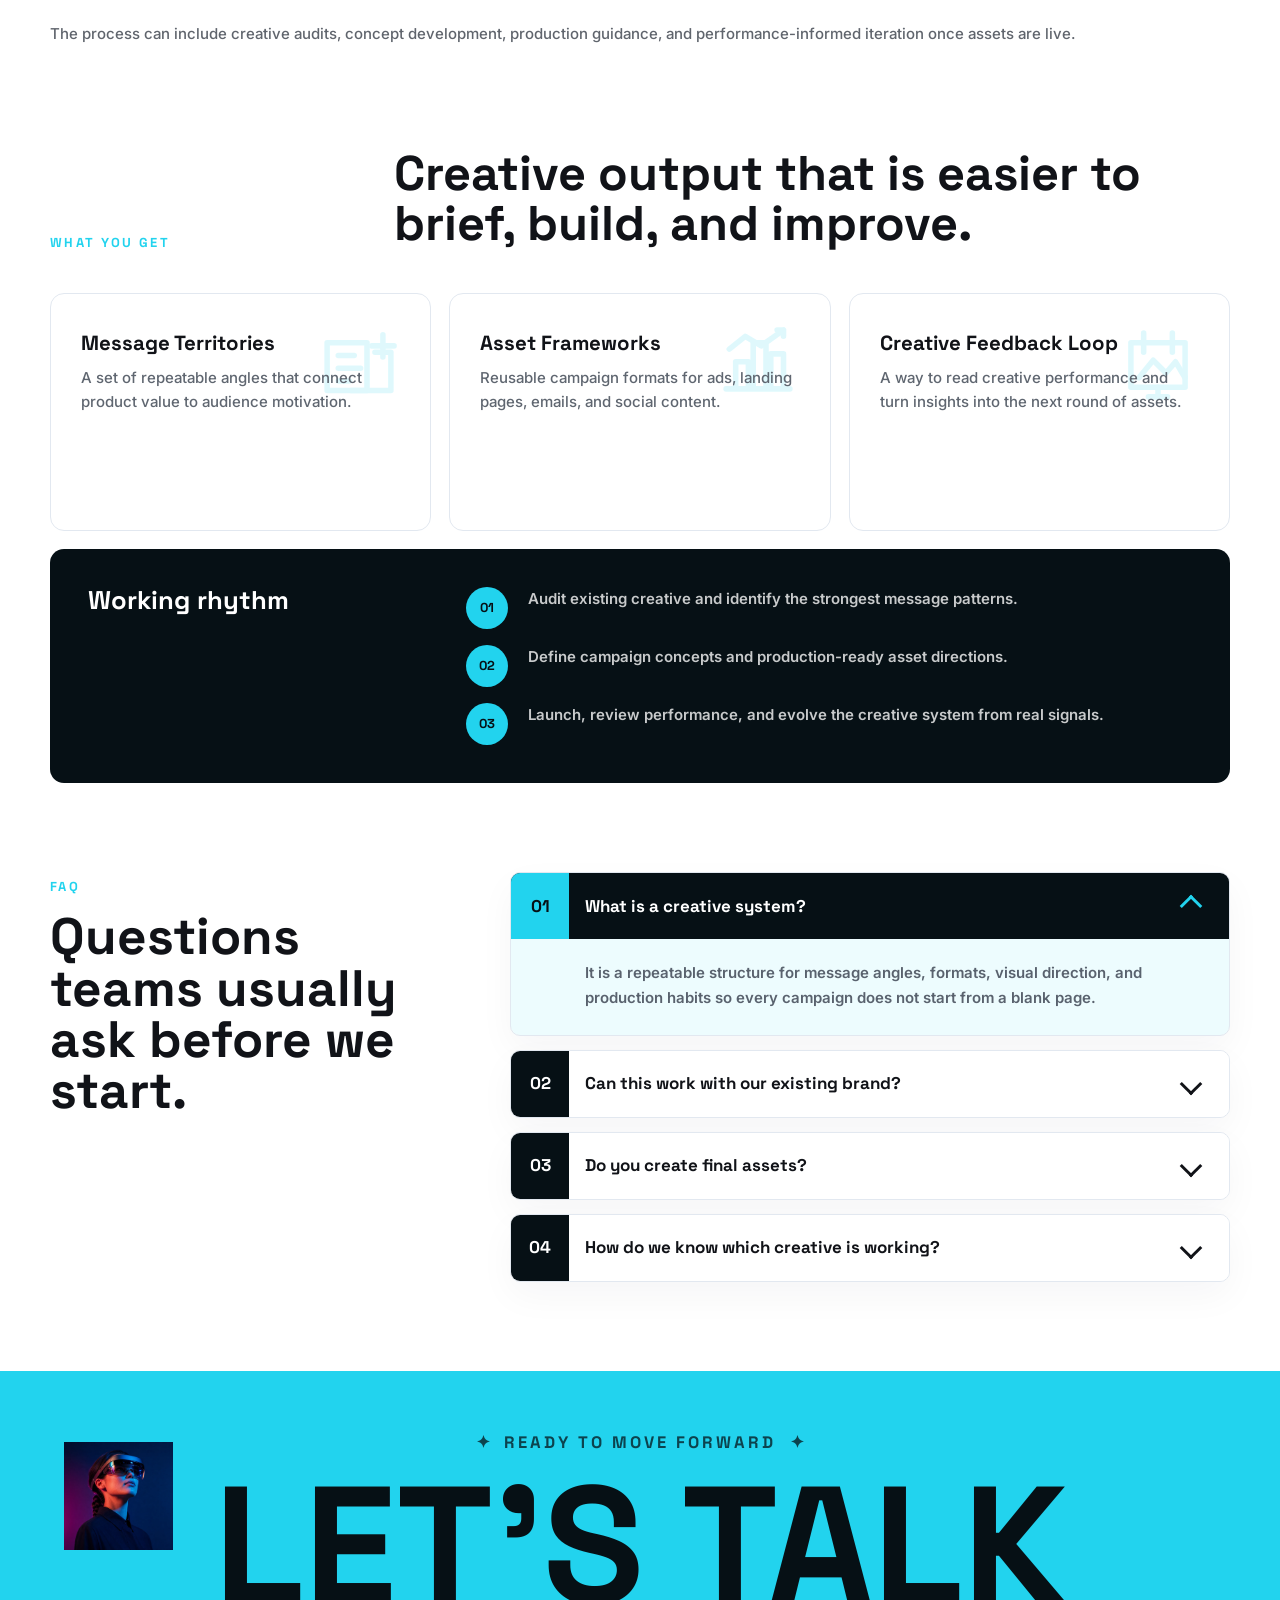
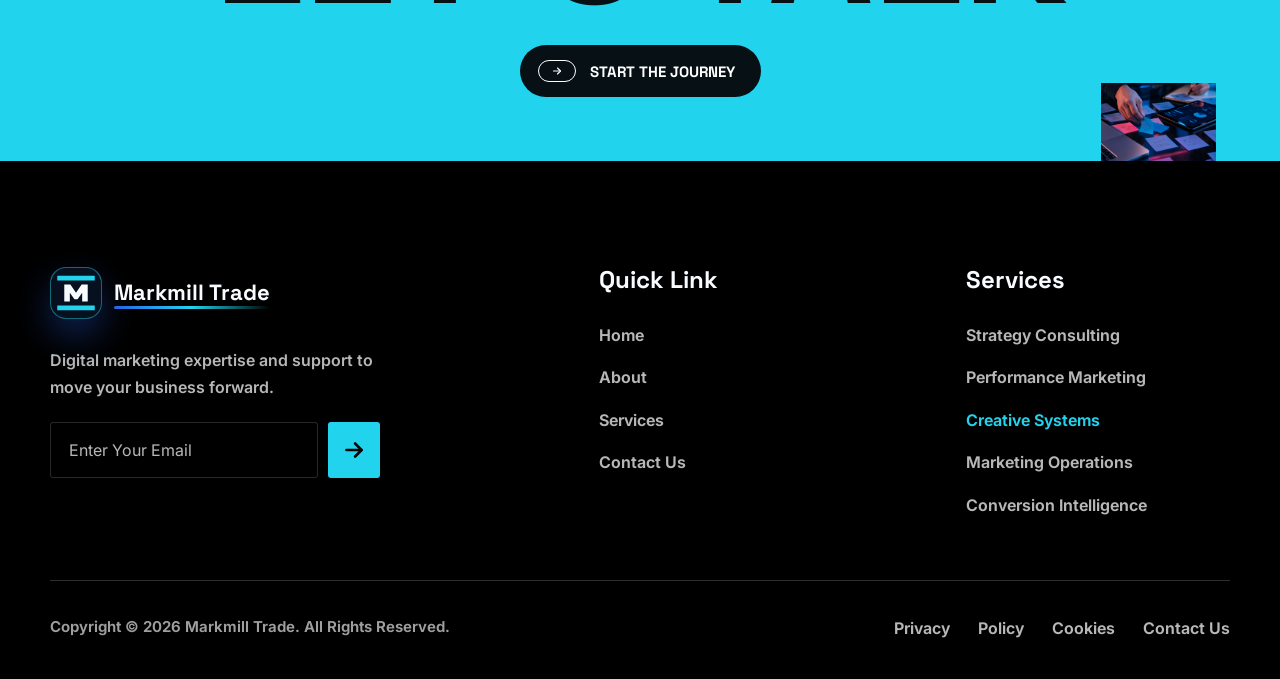
<file: creative-systems.html>
<!doctype html>
<html lang="en">
<head>
  <meta charset="utf-8">
  <meta name="viewport" content="width=device-width, initial-scale=1">
  <title>Creative Systems | Markmill Trade</title>
  <meta name="description" content="Creative systems services from Markmill Trade.">
  <link rel="icon" type="image/svg+xml" href="favicon.svg">
  <link rel="stylesheet" href="css/base.css">
</head>
<body>
  <div class="site-shell">
    <header class="site-header" data-site-header><div class="container site-header__inner"><a class="brand" href="index.html"><span class="brand__mark">MT</span><span data-config="brandName">Markmill Trade</span></a><nav class="site-nav" data-mobile-menu aria-label="Main navigation" aria-hidden="true"><a class="site-nav__link" href="index.html" data-nav-link="home">Home</a><div class="dropdown" data-dropdown><button class="dropdown__toggle" type="button" data-dropdown-toggle data-nav-link="services" aria-expanded="false">Services <span class="dropdown__chevron" aria-hidden="true"></span></button><ul class="service-menu" data-service-links="nav"></ul></div><a class="site-nav__link" href="about.html" data-nav-link="about">About</a><a class="site-nav__link" href="contact.html" data-nav-link="contact">Contact</a></nav><div class="site-header__actions"><a class="btn btn--primary" href="contact.html">Let's Talk</a><button class="company-info-toggle" type="button" data-company-info-toggle aria-label="Company information" aria-expanded="false"><span class="company-info-toggle__lines" aria-hidden="true"></span></button><button class="menu-toggle" type="button" data-menu-toggle aria-label="Open menu" aria-expanded="false"><span class="menu-toggle__line"></span></button></div></div></header>
    <main><section class="services-hero service-detail-hero" aria-labelledby="service-detail-title"><img class="services-hero__image" src="img/services/service-creative-hero.webp" alt="Creative systems team reviewing campaign assets"><div class="container services-hero__inner"><div class="services-hero__card"><p class="services-hero__crumb"><a href="index.html">Home</a> / Service Details</p><h1 id="service-detail-title">Creative Systems</h1></div></div></section><section class="service-detail-overview"><div class="container service-detail-overview__grid"><aside class="service-detail-panel"><h2>Service Details:</h2><ul class="service-detail-list" data-service-links="detail"></ul></aside><figure class="service-detail-visual"><img src="img/home/service-creative.webp" alt="Creative systems asset review"></figure></div></section><section class="service-story"><div class="container"><div class="service-story__intro"><h2>Creative Systems For Campaigns:</h2><p>We turn creative work into a repeatable campaign engine. Messaging, visual direction, and asset production are shaped into systems that teams can test, reuse, and improve over time.</p></div><div class="service-story__feature"><figure class="service-story__image"><img src="img/services/service-detail-creative-real.webp" alt="Creative team reviewing campaign visuals and messaging"></figure><aside class="service-story__card"><h3>Creative Direction Made Repeatable.</h3><p>A system for message angles, campaign assets, and visual consistency across channels.</p><ul class="service-story__list"><li>Message Angle Development</li><li>Campaign Asset Systems</li><li>Creative Testing Direction</li></ul><a class="service-story__button" href="contact.html"><svg class="icon-arrow-right" aria-hidden="true" viewBox="0 0 24 24" focusable="false"><path d="M5 12h14"></path><path d="m13 6 6 6-6 6"></path></svg><span>Read more</span></a></aside></div><div class="service-story__copy"><p>Creative systems help teams avoid starting from zero every time a campaign launches. We define the message territories, formats, and production logic that keep output consistent without making it feel generic.</p><p>The process can include creative audits, concept development, production guidance, and performance-informed iteration once assets are live.</p></div></div></section><section class="service-value"><div class="container"><div class="service-value__top"><p>What you get</p><h2>Creative output that is easier to brief, build, and improve.</h2></div><div class="service-value__grid"><article class="service-value-card"><span>01</span><h3>Message Territories</h3><p>A set of repeatable angles that connect product value to audience motivation.</p></article><article class="service-value-card"><span>02</span><h3>Asset Frameworks</h3><p>Reusable campaign formats for ads, landing pages, emails, and social content.</p></article><article class="service-value-card"><span>03</span><h3>Creative Feedback Loop</h3><p>A way to read creative performance and turn insights into the next round of assets.</p></article></div><div class="service-value__process"><h3>Working rhythm</h3><ol><li><span>01</span><p>Audit existing creative and identify the strongest message patterns.</p></li><li><span>02</span><p>Define campaign concepts and production-ready asset directions.</p></li><li><span>03</span><p>Launch, review performance, and evolve the creative system from real signals.</p></li></ol></div></div></section><section class="service-faq"><div class="container service-faq__inner"><div class="service-faq__top"><p>FAQ</p><h2>Questions teams usually ask before we start.</h2></div><div class="service-faq__accordion" data-faq-accordion><article class="faq-item is-open"><button class="faq-item__button" type="button" aria-expanded="true"><span>01</span>What is a creative system?<b aria-hidden="true"></b></button><div class="faq-item__body"><p>It is a repeatable structure for message angles, formats, visual direction, and production habits so every campaign does not start from a blank page.</p></div></article><article class="faq-item"><button class="faq-item__button" type="button" aria-expanded="false"><span>02</span>Can this work with our existing brand?<b aria-hidden="true"></b></button><div class="faq-item__body"><p>Yes. We use your existing brand assets where they are useful, then build clearer campaign-ready rules for how creative should adapt across channels.</p></div></article><article class="faq-item"><button class="faq-item__button" type="button" aria-expanded="false"><span>03</span>Do you create final assets?<b aria-hidden="true"></b></button><div class="faq-item__body"><p>The scope can include creative direction, concepts, production guidance, and asset frameworks. Final production can be handled with your team or collaborators.</p></div></article><article class="faq-item"><button class="faq-item__button" type="button" aria-expanded="false"><span>04</span>How do we know which creative is working?<b aria-hidden="true"></b></button><div class="faq-item__body"><p>We connect creative variants to performance signals, then use those learnings to refine messages, formats, and future briefs.</p></div></article></div></div></section><section class="services-cta service-detail-cta" aria-labelledby="service-detail-cta-title"><div class="services-cta__media services-cta__media--top"><img src="img/services/services-cta-portrait-1.webp" alt="Creative strategist wearing augmented reality glasses"></div><div class="container services-cta__inner"><p class="services-cta__eyebrow">Ready to move forward</p><h2 id="service-detail-cta-title">Let's Talk</h2><a class="services-cta__button" href="contact.html"><svg class="icon-arrow-right" aria-hidden="true" viewBox="0 0 24 24" focusable="false"><path d="M5 12h14"></path><path d="m13 6 6 6-6 6"></path></svg><span>Start the journey</span></a></div><div class="services-cta__media services-cta__media--bottom"><img src="img/services/services-cta-desk.webp" alt="Campaign strategy desk with analytics and cyan lighting"></div></section></main>
    <footer class="site-footer">
      <div class="container">
        <div class="site-footer__grid">
          <div class="site-footer__brand">
            <a class="brand" href="index.html">
              <span class="brand__mark">MT</span>
              <span data-config="brandName">Markmill Trade</span>
            </a>
            <p class="site-footer__text">Digital marketing expertise and support to move your business forward.</p>
            <form class="footer-subscribe" action="contact.html">
              <label class="visually-hidden" for="footer-email">Email</label>
              <input id="footer-email" type="email" name="email" placeholder="Enter Your Email">
              <button type="submit" aria-label="Send email">
                <svg class="icon-arrow-right" aria-hidden="true" viewBox="0 0 24 24" focusable="false">
                  <path d="M5 12h14"></path>
                  <path d="m13 6 6 6-6 6"></path>
                </svg>
              </button>
            </form>
          </div>
          <div>
            <h2 class="site-footer__title">Quick Link</h2>
            <ul class="footer-list">
              <li><a class="footer__link" href="index.html">Home</a></li>
              <li><a class="footer__link" href="about.html">About</a></li>
              <li><a class="footer__link" href="services.html">Services</a></li>
              <li><a class="footer__link" href="contact.html">Contact Us</a></li>
            </ul>
          </div>
          <div>
            <h2 class="site-footer__title">Services</h2>
            <ul class="footer-list" data-service-links="footer"></ul>
          </div>
        </div>
        <div class="site-footer__bottom">
          <span>Copyright &copy; <span data-current-year></span> <span data-config="companyName">Markmill Trade</span>. All Rights Reserved.</span>
          <span class="site-footer__legal">
            <a class="footer__link" href="privacy-policy.html">Privacy</a>
            <a class="footer__link" href="terms-conditions.html">Policy</a>
            <a class="footer__link" href="cookie-policy.html">Cookies</a>
            <a class="footer__link" href="contact.html">Contact Us</a>
          </span>
        <span data-config="address">Kaprova 42/14, Star&eacute; M&#283;sto, 110 00 Praha 1</span>
      </div>
      </div>
    </footer>
    <aside class="cookie-banner" data-cookie-banner hidden><h2>Cookie notice</h2><p>We use essential browser storage for site preferences. Read the <a class="footer__link" href="cookie-policy.html">Cookie Policy</a> for details.</p><div class="cookie-banner__actions"><button class="btn btn--primary" type="button" data-cookie-choice="accepted">Accept</button><button class="btn btn--ghost" type="button" data-cookie-choice="declined">Decline</button></div></aside>
  </div><script src="js/site-config.js"></script><script src="js/main.js"></script>
</body>
</html>
</file>
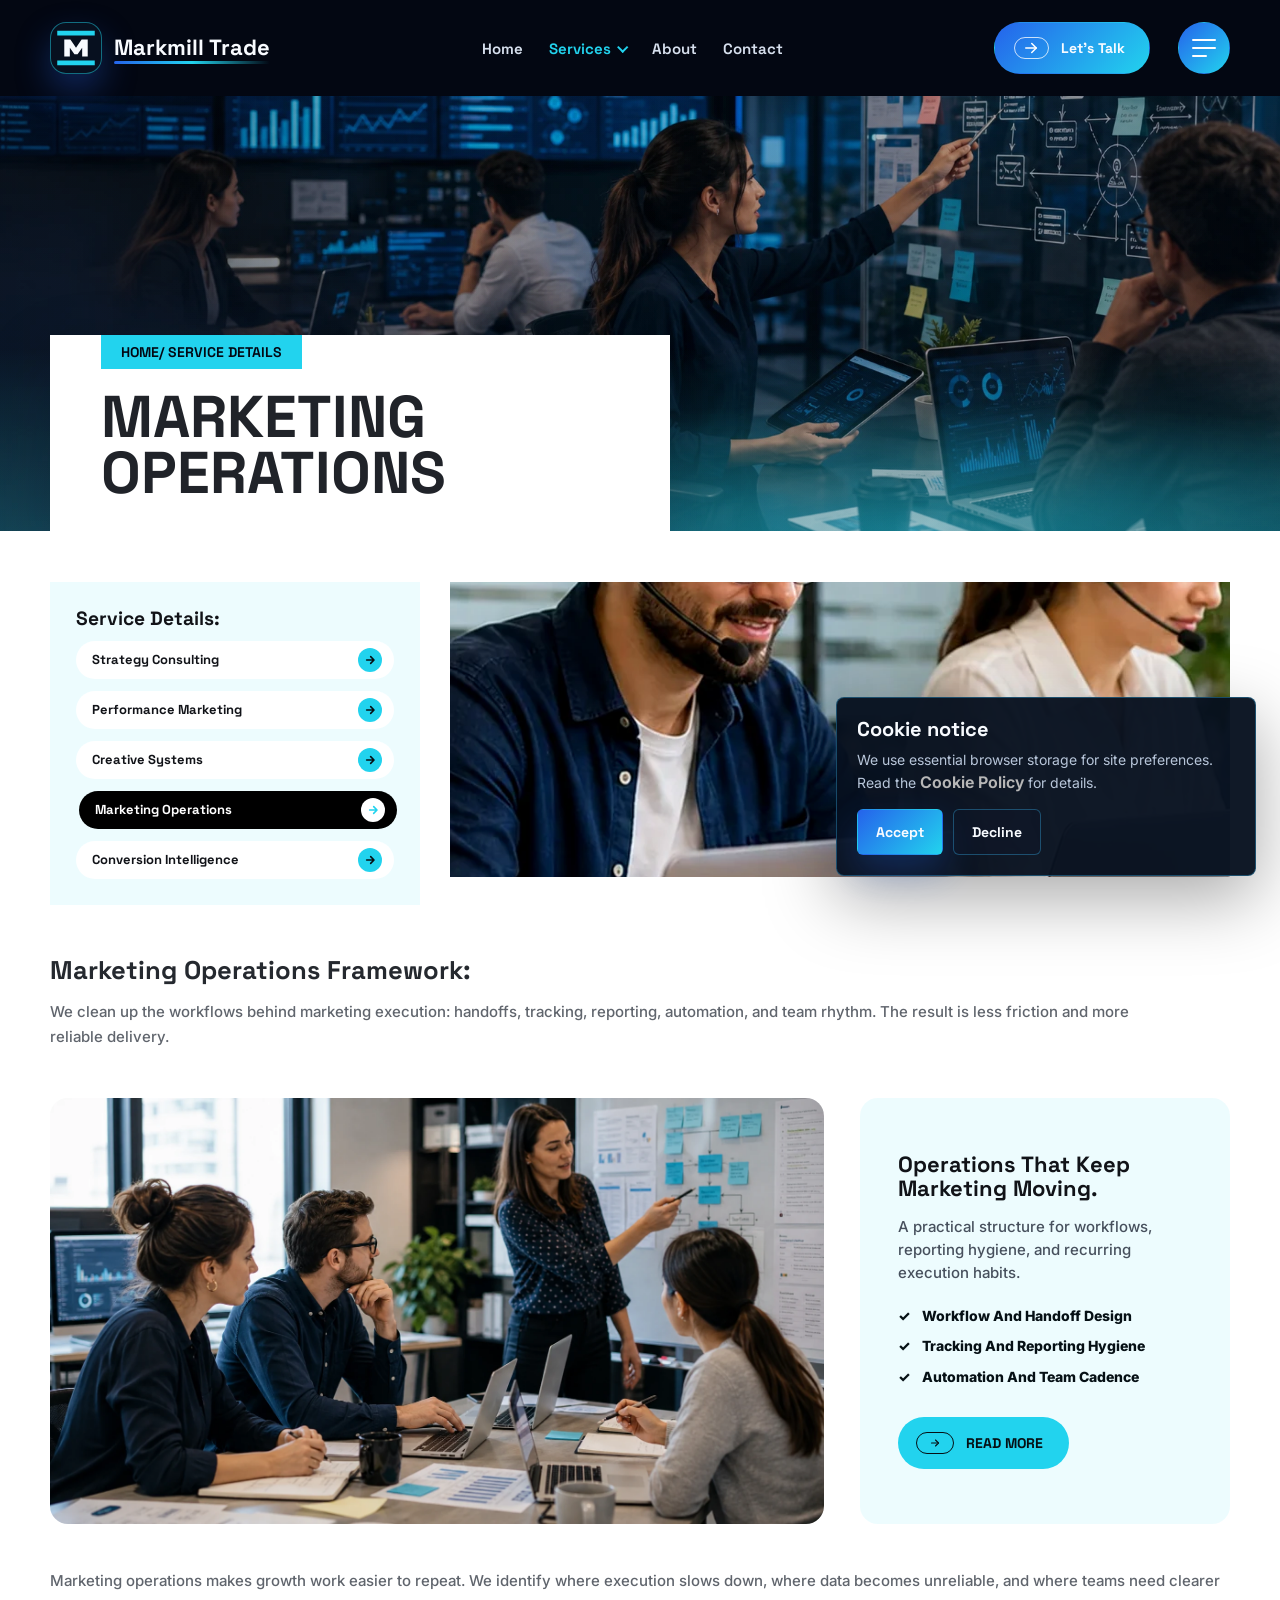
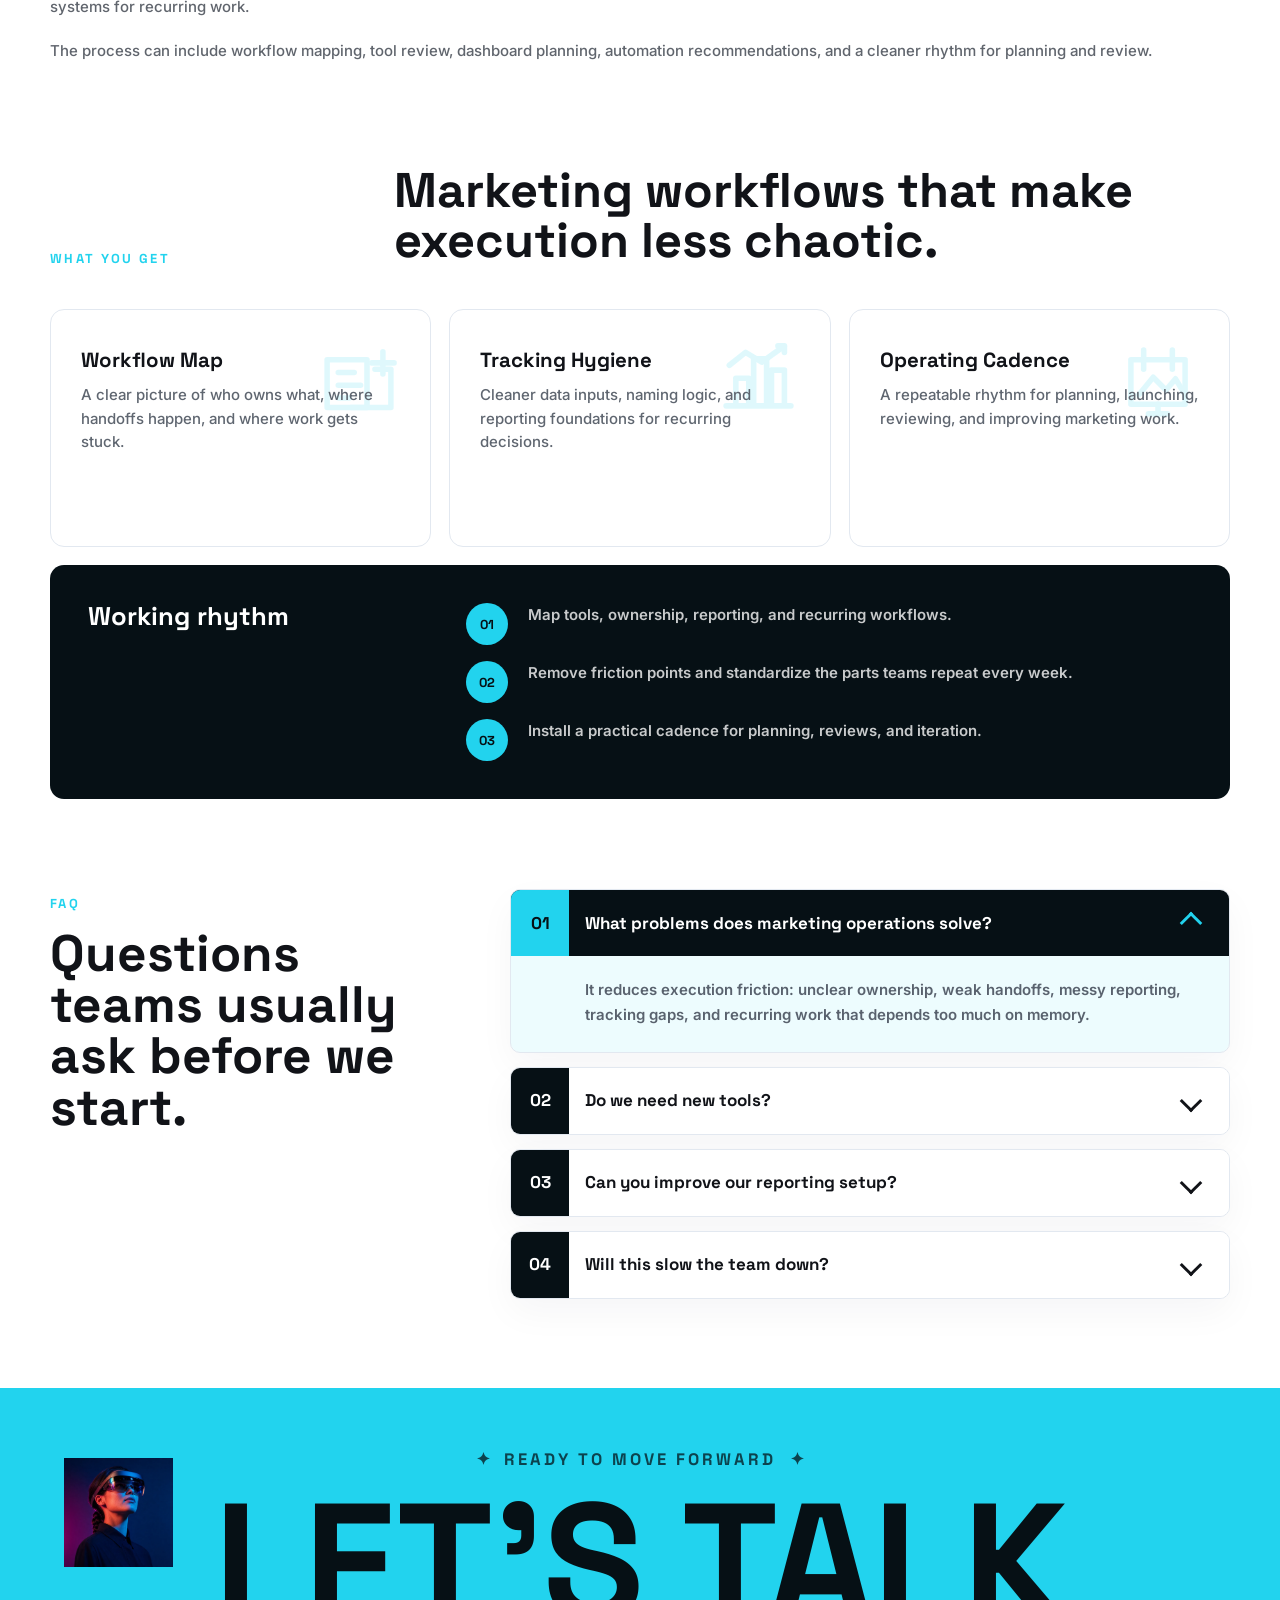
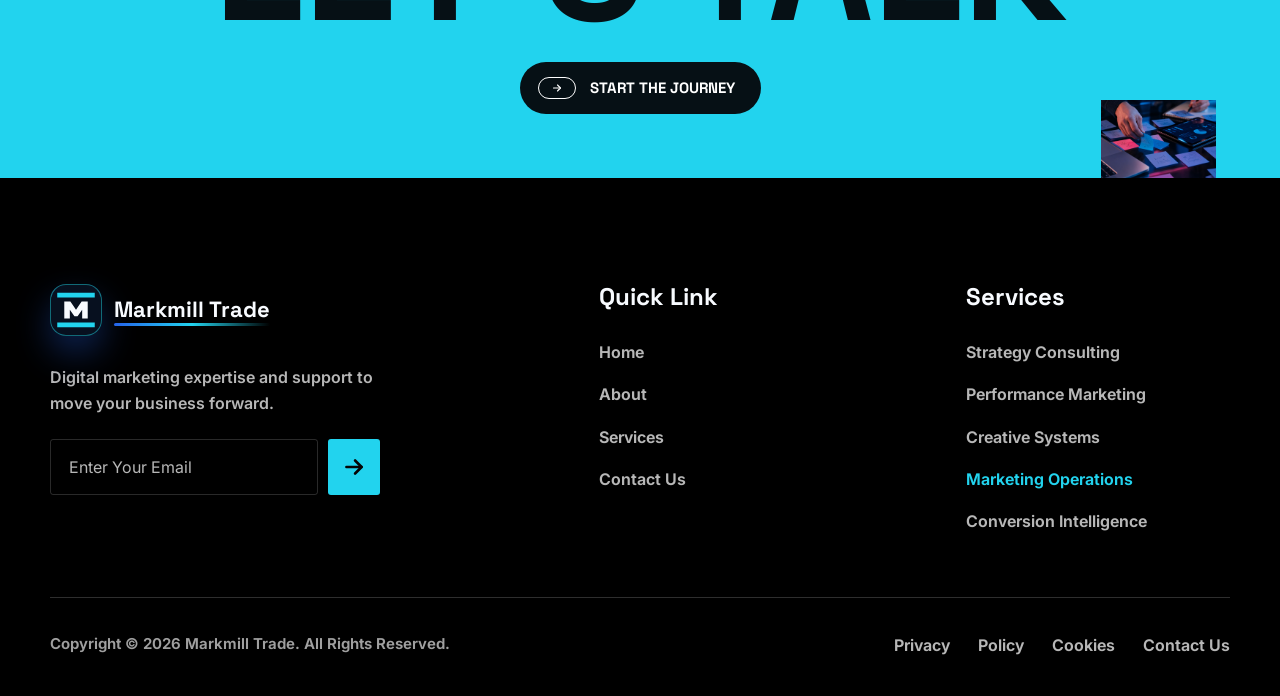
<file: marketing-operations.html>
<!doctype html>
<html lang="en">
<head>
  <meta charset="utf-8">
  <meta name="viewport" content="width=device-width, initial-scale=1">
  <title>Marketing Operations | Markmill Trade</title>
  <meta name="description" content="Marketing operations services from Markmill Trade.">
  <link rel="icon" type="image/svg+xml" href="favicon.svg">
  <link rel="stylesheet" href="css/base.css">
</head>
<body>
  <div class="site-shell">
    <header class="site-header" data-site-header><div class="container site-header__inner"><a class="brand" href="index.html"><span class="brand__mark">MT</span><span data-config="brandName">Markmill Trade</span></a><nav class="site-nav" data-mobile-menu aria-label="Main navigation" aria-hidden="true"><a class="site-nav__link" href="index.html" data-nav-link="home">Home</a><div class="dropdown" data-dropdown><button class="dropdown__toggle" type="button" data-dropdown-toggle data-nav-link="services" aria-expanded="false">Services <span class="dropdown__chevron" aria-hidden="true"></span></button><ul class="service-menu" data-service-links="nav"></ul></div><a class="site-nav__link" href="about.html" data-nav-link="about">About</a><a class="site-nav__link" href="contact.html" data-nav-link="contact">Contact</a></nav><div class="site-header__actions"><a class="btn btn--primary" href="contact.html">Let's Talk</a><button class="company-info-toggle" type="button" data-company-info-toggle aria-label="Company information" aria-expanded="false"><span class="company-info-toggle__lines" aria-hidden="true"></span></button><button class="menu-toggle" type="button" data-menu-toggle aria-label="Open menu" aria-expanded="false"><span class="menu-toggle__line"></span></button></div></div></header>
    <main><section class="services-hero service-detail-hero" aria-labelledby="service-detail-title"><img class="services-hero__image" src="img/services/service-operations-hero.webp" alt="Marketing operations team mapping workflows and reporting systems"><div class="container services-hero__inner"><div class="services-hero__card"><p class="services-hero__crumb"><a href="index.html">Home</a> / Service Details</p><h1 id="service-detail-title">Marketing Operations</h1></div></div></section><section class="service-detail-overview"><div class="container service-detail-overview__grid"><aside class="service-detail-panel"><h2>Service Details:</h2><ul class="service-detail-list" data-service-links="detail"></ul></aside><figure class="service-detail-visual"><img src="img/home/service-operations.webp" alt="Marketing operations workflow review"></figure></div></section><section class="service-story"><div class="container"><div class="service-story__intro"><h2>Marketing Operations Framework:</h2><p>We clean up the workflows behind marketing execution: handoffs, tracking, reporting, automation, and team rhythm. The result is less friction and more reliable delivery.</p></div><div class="service-story__feature"><figure class="service-story__image"><img src="img/services/service-detail-operations-real.webp" alt="Marketing operations team organizing workflow systems"></figure><aside class="service-story__card"><h3>Operations That Keep Marketing Moving.</h3><p>A practical structure for workflows, reporting hygiene, and recurring execution habits.</p><ul class="service-story__list"><li>Workflow And Handoff Design</li><li>Tracking And Reporting Hygiene</li><li>Automation And Team Cadence</li></ul><a class="service-story__button" href="contact.html"><svg class="icon-arrow-right" aria-hidden="true" viewBox="0 0 24 24" focusable="false"><path d="M5 12h14"></path><path d="m13 6 6 6-6 6"></path></svg><span>Read more</span></a></aside></div><div class="service-story__copy"><p>Marketing operations makes growth work easier to repeat. We identify where execution slows down, where data becomes unreliable, and where teams need clearer systems for recurring work.</p><p>The process can include workflow mapping, tool review, dashboard planning, automation recommendations, and a cleaner rhythm for planning and review.</p></div></div></section><section class="service-value"><div class="container"><div class="service-value__top"><p>What you get</p><h2>Marketing workflows that make execution less chaotic.</h2></div><div class="service-value__grid"><article class="service-value-card"><span>01</span><h3>Workflow Map</h3><p>A clear picture of who owns what, where handoffs happen, and where work gets stuck.</p></article><article class="service-value-card"><span>02</span><h3>Tracking Hygiene</h3><p>Cleaner data inputs, naming logic, and reporting foundations for recurring decisions.</p></article><article class="service-value-card"><span>03</span><h3>Operating Cadence</h3><p>A repeatable rhythm for planning, launching, reviewing, and improving marketing work.</p></article></div><div class="service-value__process"><h3>Working rhythm</h3><ol><li><span>01</span><p>Map tools, ownership, reporting, and recurring workflows.</p></li><li><span>02</span><p>Remove friction points and standardize the parts teams repeat every week.</p></li><li><span>03</span><p>Install a practical cadence for planning, reviews, and iteration.</p></li></ol></div></div></section><section class="service-faq"><div class="container service-faq__inner"><div class="service-faq__top"><p>FAQ</p><h2>Questions teams usually ask before we start.</h2></div><div class="service-faq__accordion" data-faq-accordion><article class="faq-item is-open"><button class="faq-item__button" type="button" aria-expanded="true"><span>01</span>What problems does marketing operations solve?<b aria-hidden="true"></b></button><div class="faq-item__body"><p>It reduces execution friction: unclear ownership, weak handoffs, messy reporting, tracking gaps, and recurring work that depends too much on memory.</p></div></article><article class="faq-item"><button class="faq-item__button" type="button" aria-expanded="false"><span>02</span>Do we need new tools?<b aria-hidden="true"></b></button><div class="faq-item__body"><p>Not always. We first review the tools and workflows you already have, then recommend changes only where they remove real friction or improve reliability.</p></div></article><article class="faq-item"><button class="faq-item__button" type="button" aria-expanded="false"><span>03</span>Can you improve our reporting setup?<b aria-hidden="true"></b></button><div class="faq-item__body"><p>Yes. We can help clean naming logic, source tracking, dashboard structure, review cadence, and the handoff from data to decisions.</p></div></article><article class="faq-item"><button class="faq-item__button" type="button" aria-expanded="false"><span>04</span>Will this slow the team down?<b aria-hidden="true"></b></button><div class="faq-item__body"><p>The goal is the opposite: create enough structure that launches, reviews, and recurring tasks become easier to repeat.</p></div></article></div></div></section><section class="services-cta service-detail-cta" aria-labelledby="service-detail-cta-title"><div class="services-cta__media services-cta__media--top"><img src="img/services/services-cta-portrait-1.webp" alt="Creative strategist wearing augmented reality glasses"></div><div class="container services-cta__inner"><p class="services-cta__eyebrow">Ready to move forward</p><h2 id="service-detail-cta-title">Let's Talk</h2><a class="services-cta__button" href="contact.html"><svg class="icon-arrow-right" aria-hidden="true" viewBox="0 0 24 24" focusable="false"><path d="M5 12h14"></path><path d="m13 6 6 6-6 6"></path></svg><span>Start the journey</span></a></div><div class="services-cta__media services-cta__media--bottom"><img src="img/services/services-cta-desk.webp" alt="Campaign strategy desk with analytics and cyan lighting"></div></section></main>
    <footer class="site-footer">
      <div class="container">
        <div class="site-footer__grid">
          <div class="site-footer__brand">
            <a class="brand" href="index.html">
              <span class="brand__mark">MT</span>
              <span data-config="brandName">Markmill Trade</span>
            </a>
            <p class="site-footer__text">Digital marketing expertise and support to move your business forward.</p>
            <form class="footer-subscribe" action="contact.html">
              <label class="visually-hidden" for="footer-email">Email</label>
              <input id="footer-email" type="email" name="email" placeholder="Enter Your Email">
              <button type="submit" aria-label="Send email">
                <svg class="icon-arrow-right" aria-hidden="true" viewBox="0 0 24 24" focusable="false">
                  <path d="M5 12h14"></path>
                  <path d="m13 6 6 6-6 6"></path>
                </svg>
              </button>
            </form>
          </div>
          <div>
            <h2 class="site-footer__title">Quick Link</h2>
            <ul class="footer-list">
              <li><a class="footer__link" href="index.html">Home</a></li>
              <li><a class="footer__link" href="about.html">About</a></li>
              <li><a class="footer__link" href="services.html">Services</a></li>
              <li><a class="footer__link" href="contact.html">Contact Us</a></li>
            </ul>
          </div>
          <div>
            <h2 class="site-footer__title">Services</h2>
            <ul class="footer-list" data-service-links="footer"></ul>
          </div>
        </div>
        <div class="site-footer__bottom">
          <span>Copyright &copy; <span data-current-year></span> <span data-config="companyName">Markmill Trade</span>. All Rights Reserved.</span>
          <span class="site-footer__legal">
            <a class="footer__link" href="privacy-policy.html">Privacy</a>
            <a class="footer__link" href="terms-conditions.html">Policy</a>
            <a class="footer__link" href="cookie-policy.html">Cookies</a>
            <a class="footer__link" href="contact.html">Contact Us</a>
          </span>
        <span data-config="address">Kaprova 42/14, Star&eacute; M&#283;sto, 110 00 Praha 1</span>
      </div>
      </div>
    </footer>
    <aside class="cookie-banner" data-cookie-banner hidden><h2>Cookie notice</h2><p>We use essential browser storage for site preferences. Read the <a class="footer__link" href="cookie-policy.html">Cookie Policy</a> for details.</p><div class="cookie-banner__actions"><button class="btn btn--primary" type="button" data-cookie-choice="accepted">Accept</button><button class="btn btn--ghost" type="button" data-cookie-choice="declined">Decline</button></div></aside>
  </div><script src="js/site-config.js"></script><script src="js/main.js"></script>
</body>
</html>
</file>
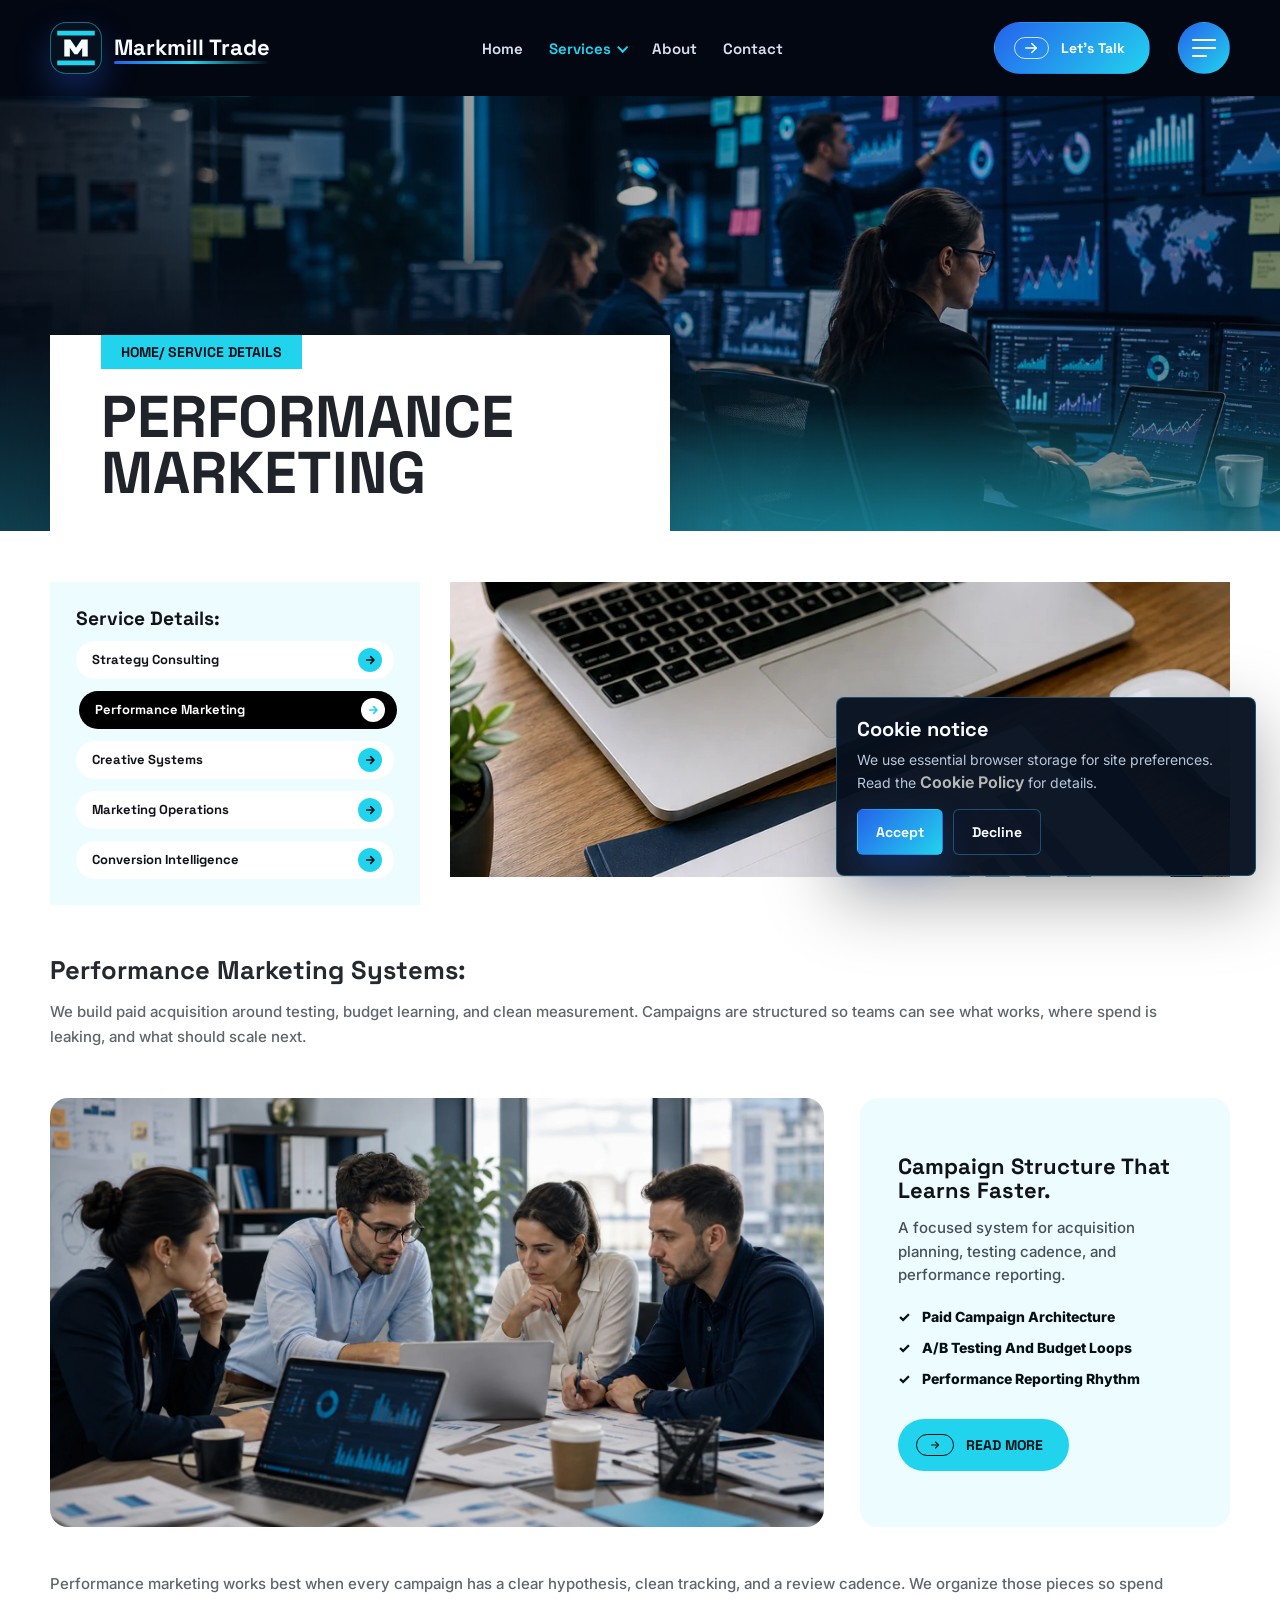
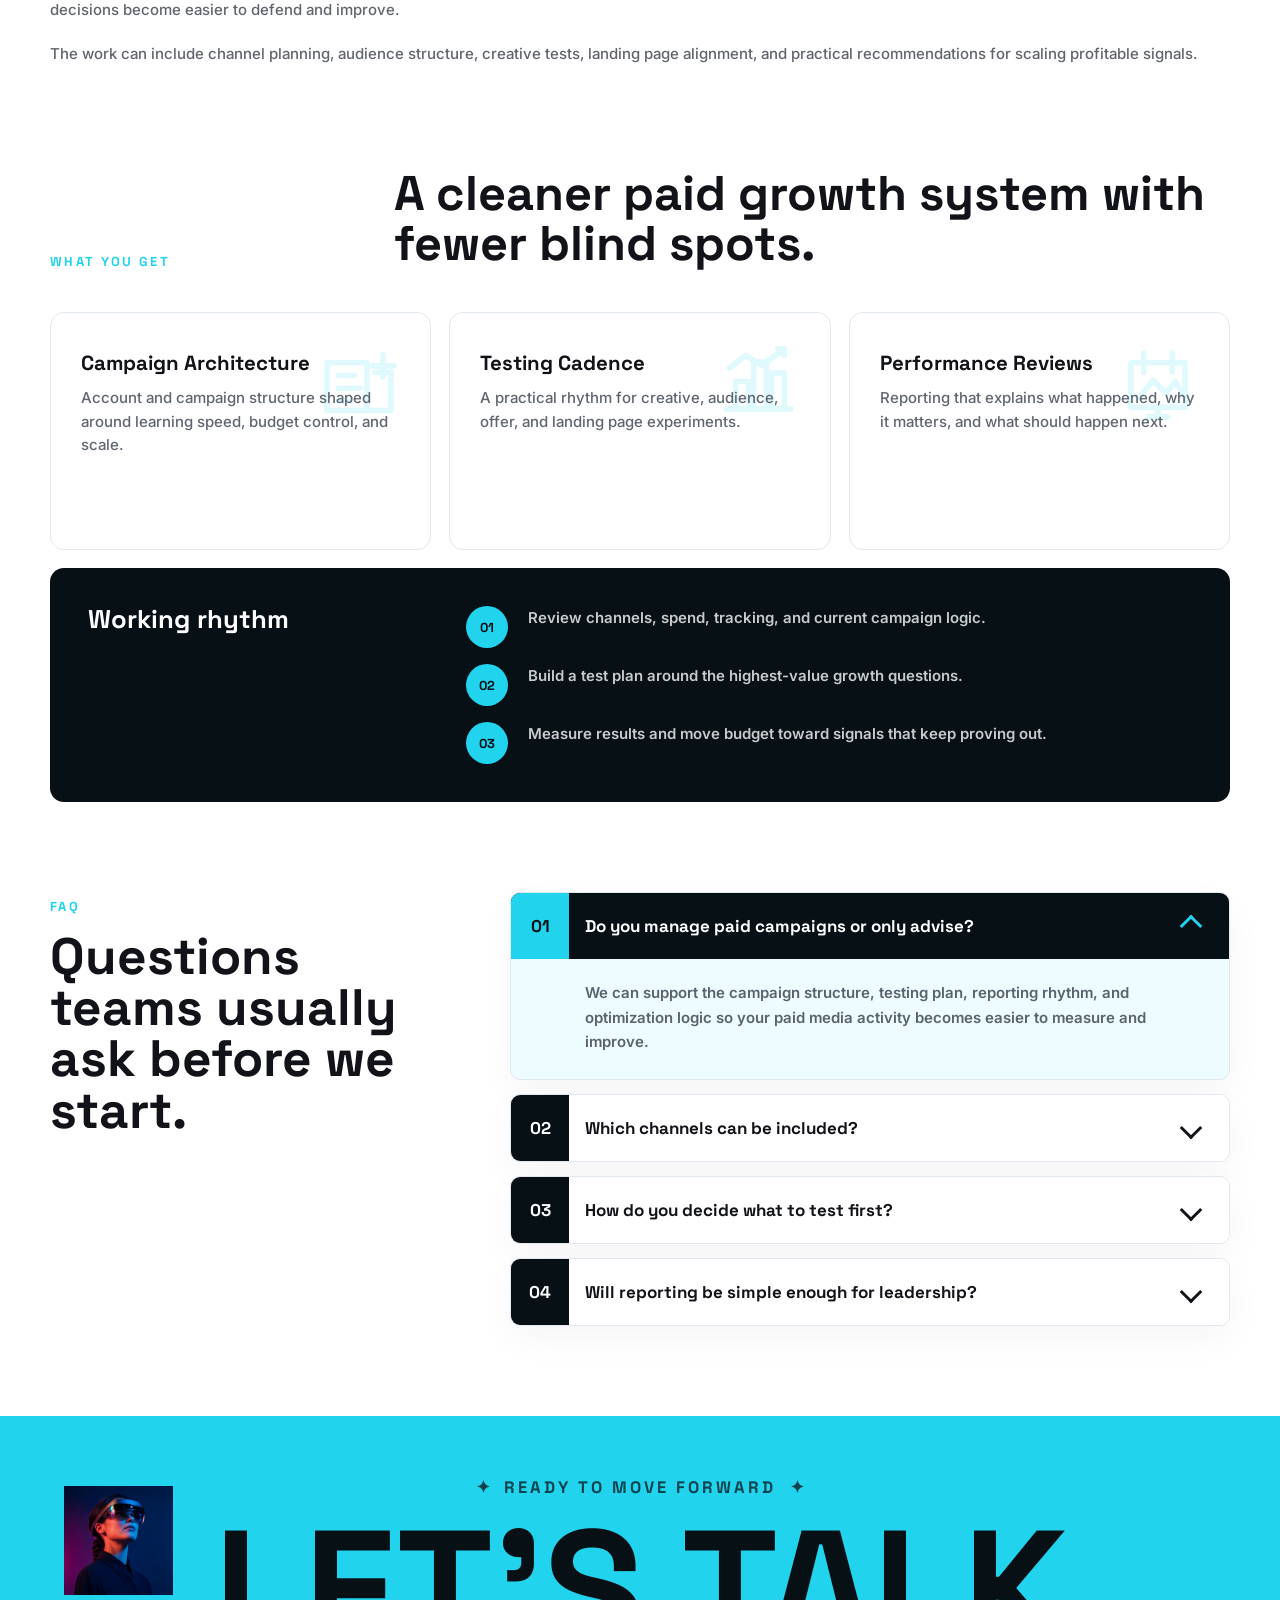
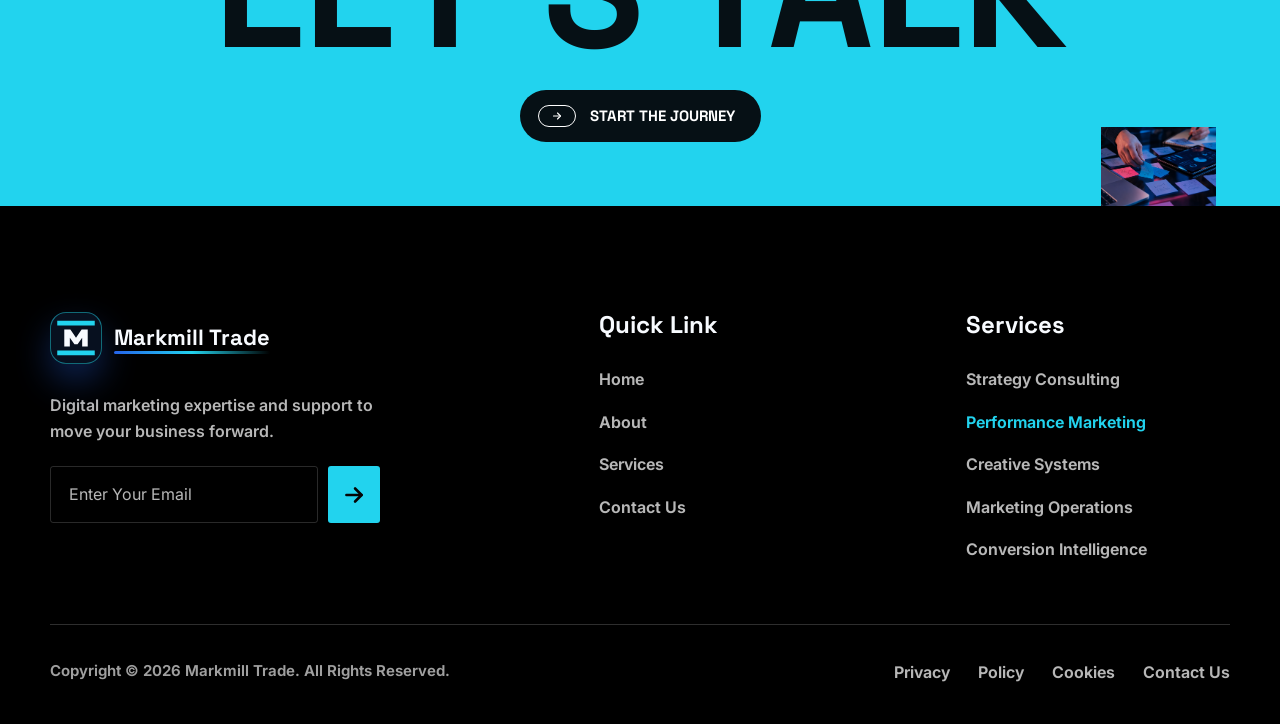
<file: performance-marketing.html>
<!doctype html>
<html lang="en">
<head>
  <meta charset="utf-8">
  <meta name="viewport" content="width=device-width, initial-scale=1">
  <title>Performance Marketing | Markmill Trade</title>
  <meta name="description" content="Performance marketing services from Markmill Trade.">
  <link rel="icon" type="image/svg+xml" href="favicon.svg">
  <link rel="stylesheet" href="css/base.css">
</head>
<body>
  <div class="site-shell">
    <header class="site-header" data-site-header><div class="container site-header__inner"><a class="brand" href="index.html"><span class="brand__mark">MT</span><span data-config="brandName">Markmill Trade</span></a><nav class="site-nav" data-mobile-menu aria-label="Main navigation" aria-hidden="true"><a class="site-nav__link" href="index.html" data-nav-link="home">Home</a><div class="dropdown" data-dropdown><button class="dropdown__toggle" type="button" data-dropdown-toggle data-nav-link="services" aria-expanded="false">Services <span class="dropdown__chevron" aria-hidden="true"></span></button><ul class="service-menu" data-service-links="nav"></ul></div><a class="site-nav__link" href="about.html" data-nav-link="about">About</a><a class="site-nav__link" href="contact.html" data-nav-link="contact">Contact</a></nav><div class="site-header__actions"><a class="btn btn--primary" href="contact.html">Let's Talk</a><button class="company-info-toggle" type="button" data-company-info-toggle aria-label="Company information" aria-expanded="false"><span class="company-info-toggle__lines" aria-hidden="true"></span></button><button class="menu-toggle" type="button" data-menu-toggle aria-label="Open menu" aria-expanded="false"><span class="menu-toggle__line"></span></button></div></div></header>
    <main><section class="services-hero service-detail-hero" aria-labelledby="service-detail-title"><img class="services-hero__image" src="img/services/service-performance-hero.webp" alt="Performance marketing team monitoring campaign dashboards"><div class="container services-hero__inner"><div class="services-hero__card"><p class="services-hero__crumb"><a href="index.html">Home</a> / Service Details</p><h1 id="service-detail-title">Performance Marketing</h1></div></div></section><section class="service-detail-overview"><div class="container service-detail-overview__grid"><aside class="service-detail-panel"><h2>Service Details:</h2><ul class="service-detail-list" data-service-links="detail"></ul></aside><figure class="service-detail-visual"><img src="img/home/service-performance.webp" alt="Performance marketing campaign review"></figure></div></section><section class="service-story"><div class="container"><div class="service-story__intro"><h2>Performance Marketing Systems:</h2><p>We build paid acquisition around testing, budget learning, and clean measurement. Campaigns are structured so teams can see what works, where spend is leaking, and what should scale next.</p></div><div class="service-story__feature"><figure class="service-story__image"><img src="img/services/service-detail-performance-real.webp" alt="Performance marketing team reviewing campaign metrics"></figure><aside class="service-story__card"><h3>Campaign Structure That Learns Faster.</h3><p>A focused system for acquisition planning, testing cadence, and performance reporting.</p><ul class="service-story__list"><li>Paid Campaign Architecture</li><li>A/B Testing And Budget Loops</li><li>Performance Reporting Rhythm</li></ul><a class="service-story__button" href="contact.html"><svg class="icon-arrow-right" aria-hidden="true" viewBox="0 0 24 24" focusable="false"><path d="M5 12h14"></path><path d="m13 6 6 6-6 6"></path></svg><span>Read more</span></a></aside></div><div class="service-story__copy"><p>Performance marketing works best when every campaign has a clear hypothesis, clean tracking, and a review cadence. We organize those pieces so spend decisions become easier to defend and improve.</p><p>The work can include channel planning, audience structure, creative tests, landing page alignment, and practical recommendations for scaling profitable signals.</p></div></div></section><section class="service-value"><div class="container"><div class="service-value__top"><p>What you get</p><h2>A cleaner paid growth system with fewer blind spots.</h2></div><div class="service-value__grid"><article class="service-value-card"><span>01</span><h3>Campaign Architecture</h3><p>Account and campaign structure shaped around learning speed, budget control, and scale.</p></article><article class="service-value-card"><span>02</span><h3>Testing Cadence</h3><p>A practical rhythm for creative, audience, offer, and landing page experiments.</p></article><article class="service-value-card"><span>03</span><h3>Performance Reviews</h3><p>Reporting that explains what happened, why it matters, and what should happen next.</p></article></div><div class="service-value__process"><h3>Working rhythm</h3><ol><li><span>01</span><p>Review channels, spend, tracking, and current campaign logic.</p></li><li><span>02</span><p>Build a test plan around the highest-value growth questions.</p></li><li><span>03</span><p>Measure results and move budget toward signals that keep proving out.</p></li></ol></div></div></section><section class="service-faq"><div class="container service-faq__inner"><div class="service-faq__top"><p>FAQ</p><h2>Questions teams usually ask before we start.</h2></div><div class="service-faq__accordion" data-faq-accordion><article class="faq-item is-open"><button class="faq-item__button" type="button" aria-expanded="true"><span>01</span>Do you manage paid campaigns or only advise?<b aria-hidden="true"></b></button><div class="faq-item__body"><p>We can support the campaign structure, testing plan, reporting rhythm, and optimization logic so your paid media activity becomes easier to measure and improve.</p></div></article><article class="faq-item"><button class="faq-item__button" type="button" aria-expanded="false"><span>02</span>Which channels can be included?<b aria-hidden="true"></b></button><div class="faq-item__body"><p>The system can cover search, paid social, retargeting, lead generation, and landing page alignment, depending on where your audience and offer have the strongest signal.</p></div></article><article class="faq-item"><button class="faq-item__button" type="button" aria-expanded="false"><span>03</span>How do you decide what to test first?<b aria-hidden="true"></b></button><div class="faq-item__body"><p>We prioritize tests by expected impact, budget risk, current data quality, and how quickly the result can teach the next useful decision.</p></div></article><article class="faq-item"><button class="faq-item__button" type="button" aria-expanded="false"><span>04</span>Will reporting be simple enough for leadership?<b aria-hidden="true"></b></button><div class="faq-item__body"><p>Yes. Reports are built around business-facing decisions: what changed, why it matters, what should continue, and what should stop.</p></div></article></div></div></section><section class="services-cta service-detail-cta" aria-labelledby="service-detail-cta-title"><div class="services-cta__media services-cta__media--top"><img src="img/services/services-cta-portrait-1.webp" alt="Creative strategist wearing augmented reality glasses"></div><div class="container services-cta__inner"><p class="services-cta__eyebrow">Ready to move forward</p><h2 id="service-detail-cta-title">Let's Talk</h2><a class="services-cta__button" href="contact.html"><svg class="icon-arrow-right" aria-hidden="true" viewBox="0 0 24 24" focusable="false"><path d="M5 12h14"></path><path d="m13 6 6 6-6 6"></path></svg><span>Start the journey</span></a></div><div class="services-cta__media services-cta__media--bottom"><img src="img/services/services-cta-desk.webp" alt="Campaign strategy desk with analytics and cyan lighting"></div></section></main>
    <footer class="site-footer">
      <div class="container">
        <div class="site-footer__grid">
          <div class="site-footer__brand">
            <a class="brand" href="index.html">
              <span class="brand__mark">MT</span>
              <span data-config="brandName">Markmill Trade</span>
            </a>
            <p class="site-footer__text">Digital marketing expertise and support to move your business forward.</p>
            <form class="footer-subscribe" action="contact.html">
              <label class="visually-hidden" for="footer-email">Email</label>
              <input id="footer-email" type="email" name="email" placeholder="Enter Your Email">
              <button type="submit" aria-label="Send email">
                <svg class="icon-arrow-right" aria-hidden="true" viewBox="0 0 24 24" focusable="false">
                  <path d="M5 12h14"></path>
                  <path d="m13 6 6 6-6 6"></path>
                </svg>
              </button>
            </form>
          </div>
          <div>
            <h2 class="site-footer__title">Quick Link</h2>
            <ul class="footer-list">
              <li><a class="footer__link" href="index.html">Home</a></li>
              <li><a class="footer__link" href="about.html">About</a></li>
              <li><a class="footer__link" href="services.html">Services</a></li>
              <li><a class="footer__link" href="contact.html">Contact Us</a></li>
            </ul>
          </div>
          <div>
            <h2 class="site-footer__title">Services</h2>
            <ul class="footer-list" data-service-links="footer"></ul>
          </div>
        </div>
        <div class="site-footer__bottom">
          <span>Copyright &copy; <span data-current-year></span> <span data-config="companyName">Markmill Trade</span>. All Rights Reserved.</span>
          <span class="site-footer__legal">
            <a class="footer__link" href="privacy-policy.html">Privacy</a>
            <a class="footer__link" href="terms-conditions.html">Policy</a>
            <a class="footer__link" href="cookie-policy.html">Cookies</a>
            <a class="footer__link" href="contact.html">Contact Us</a>
          </span>
        <span data-config="address">Kaprova 42/14, Star&eacute; M&#283;sto, 110 00 Praha 1</span>
      </div>
      </div>
    </footer>
    <aside class="cookie-banner" data-cookie-banner hidden><h2>Cookie notice</h2><p>We use essential browser storage for site preferences. Read the <a class="footer__link" href="cookie-policy.html">Cookie Policy</a> for details.</p><div class="cookie-banner__actions"><button class="btn btn--primary" type="button" data-cookie-choice="accepted">Accept</button><button class="btn btn--ghost" type="button" data-cookie-choice="declined">Decline</button></div></aside>
  </div><script src="js/site-config.js"></script><script src="js/main.js"></script>
</body>
</html>
</file>
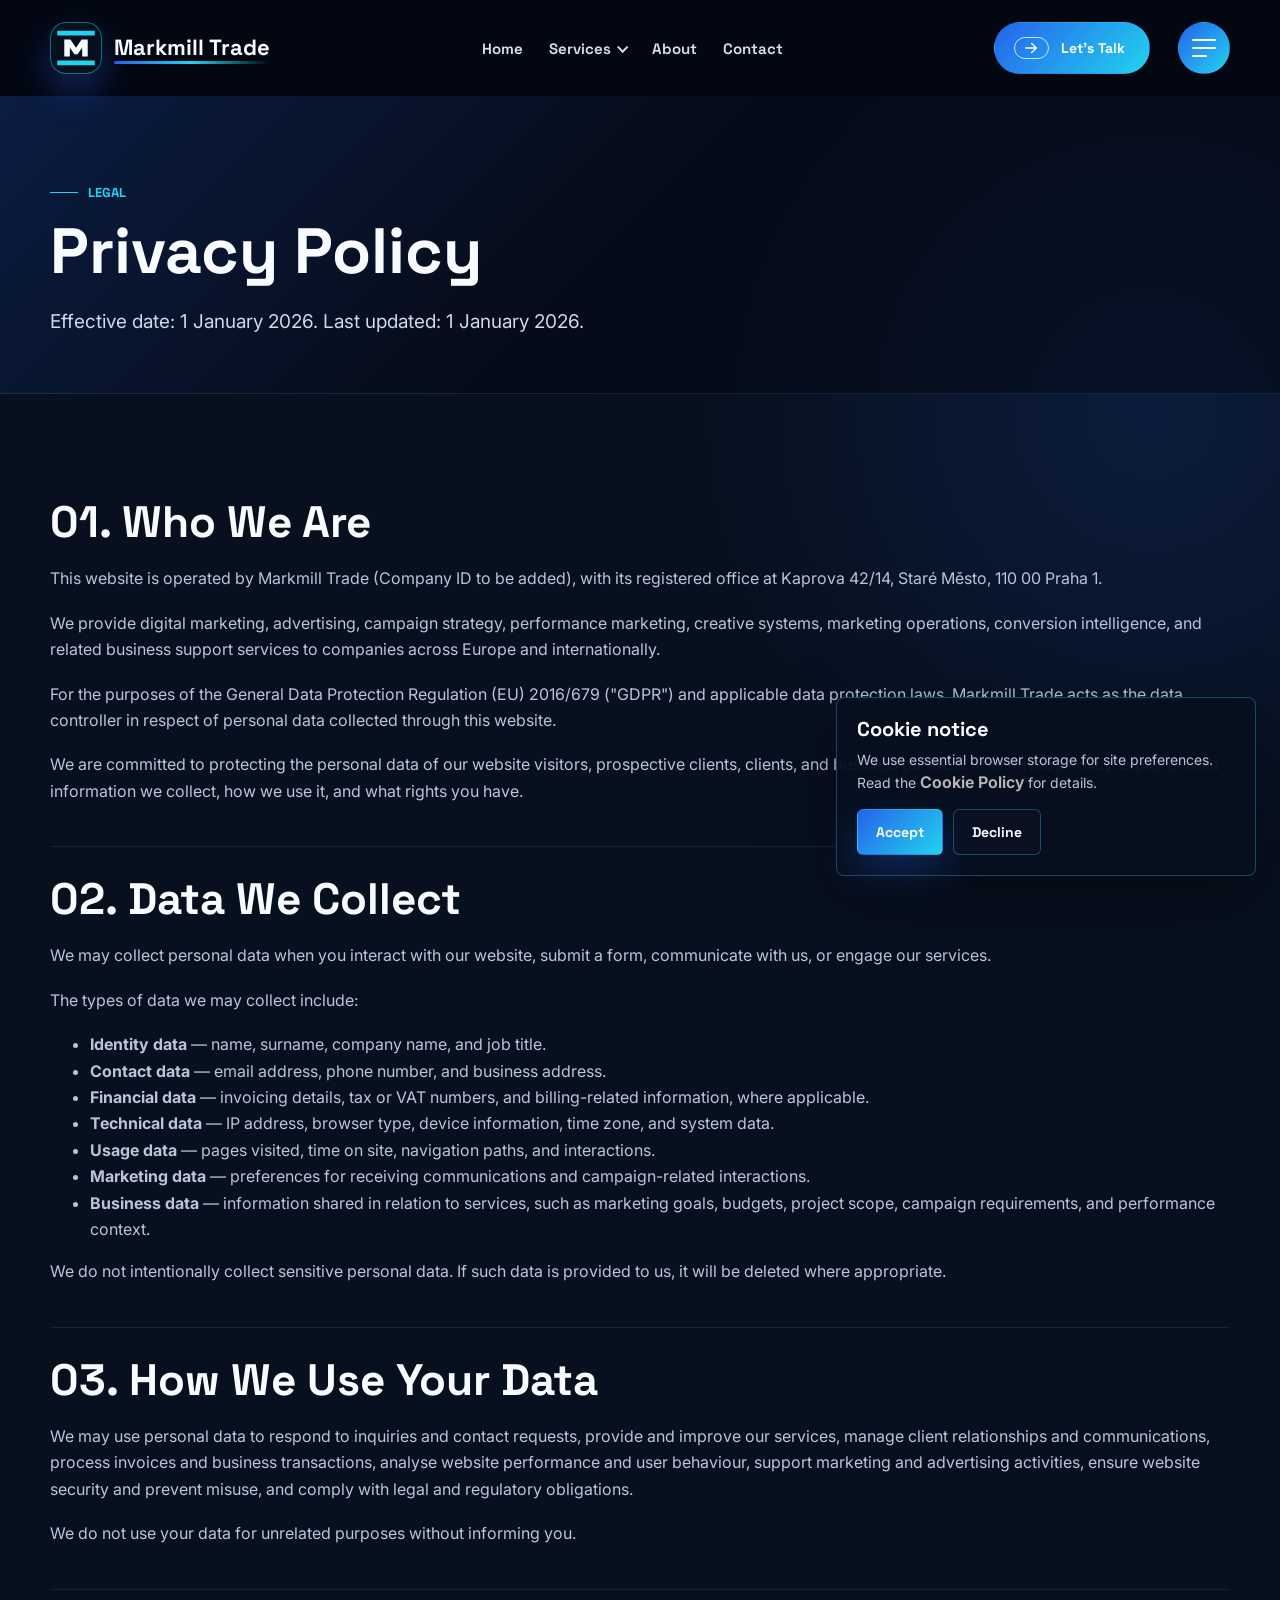
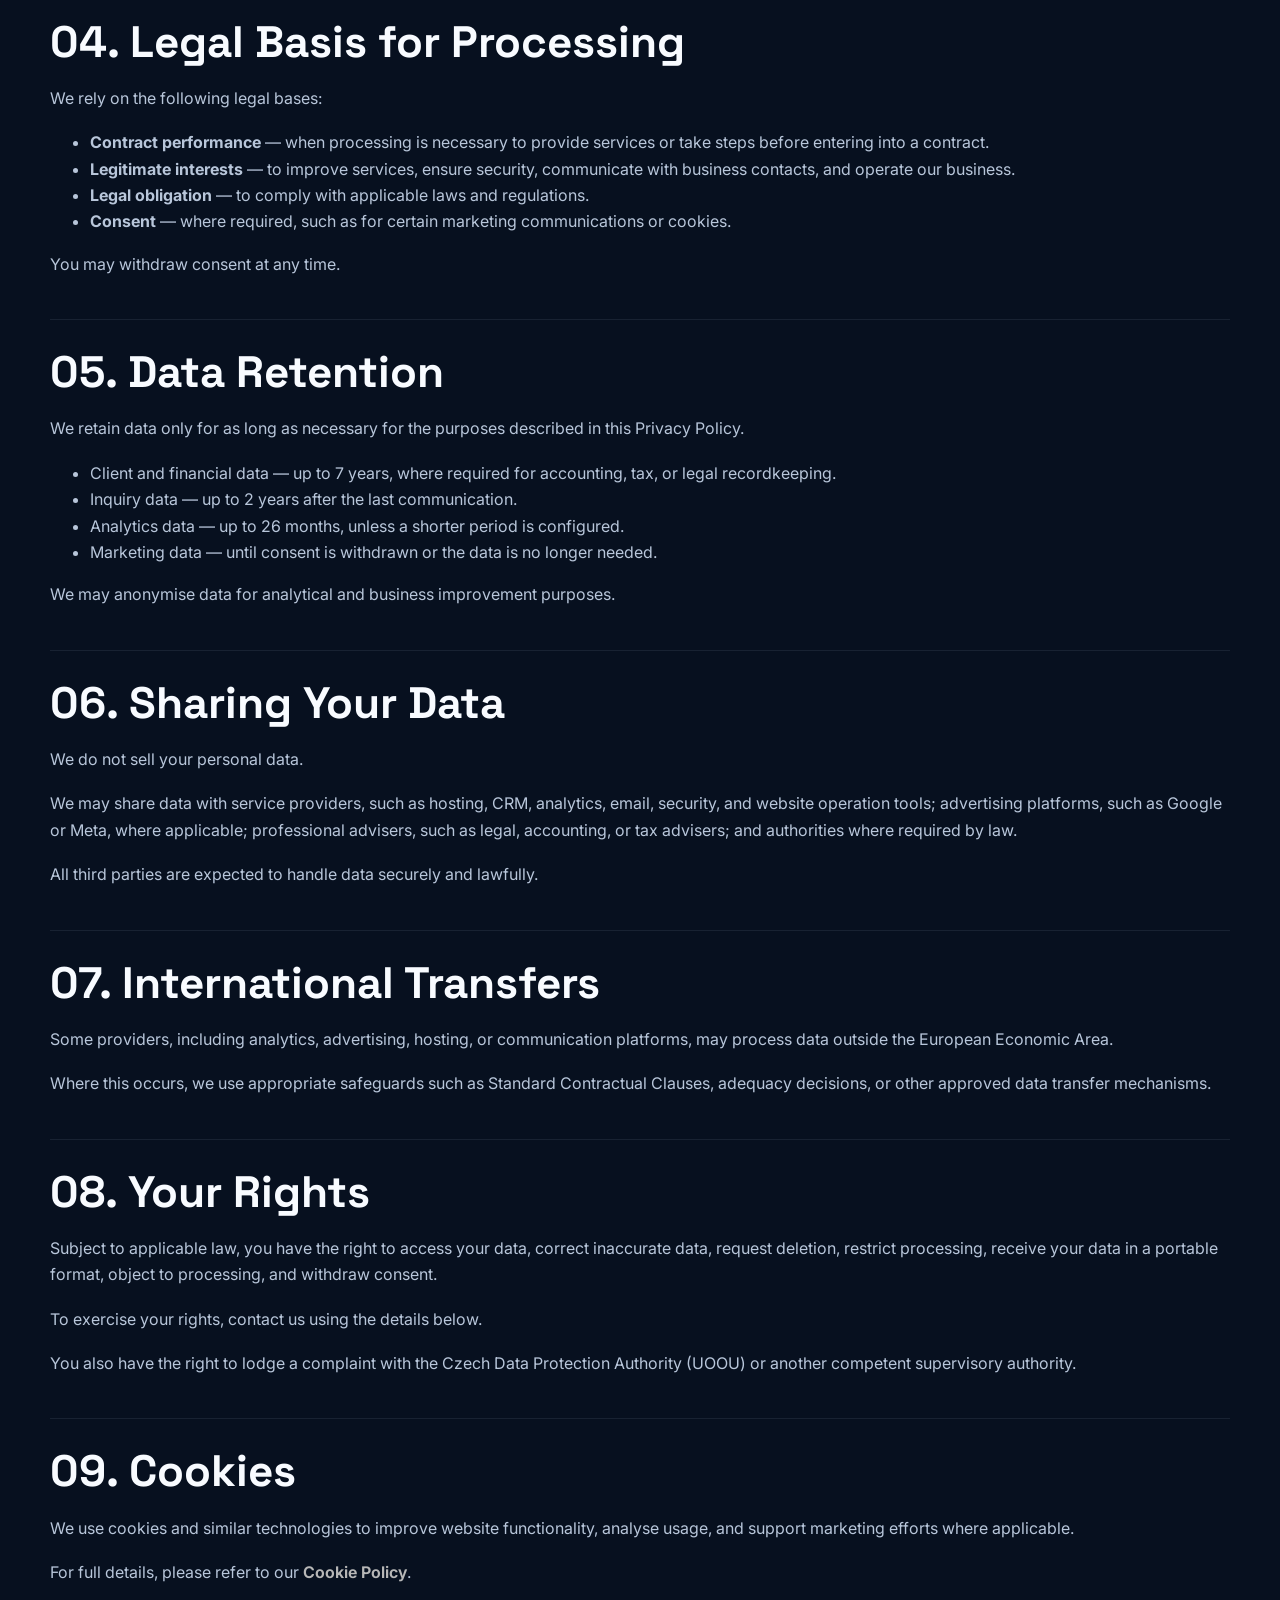
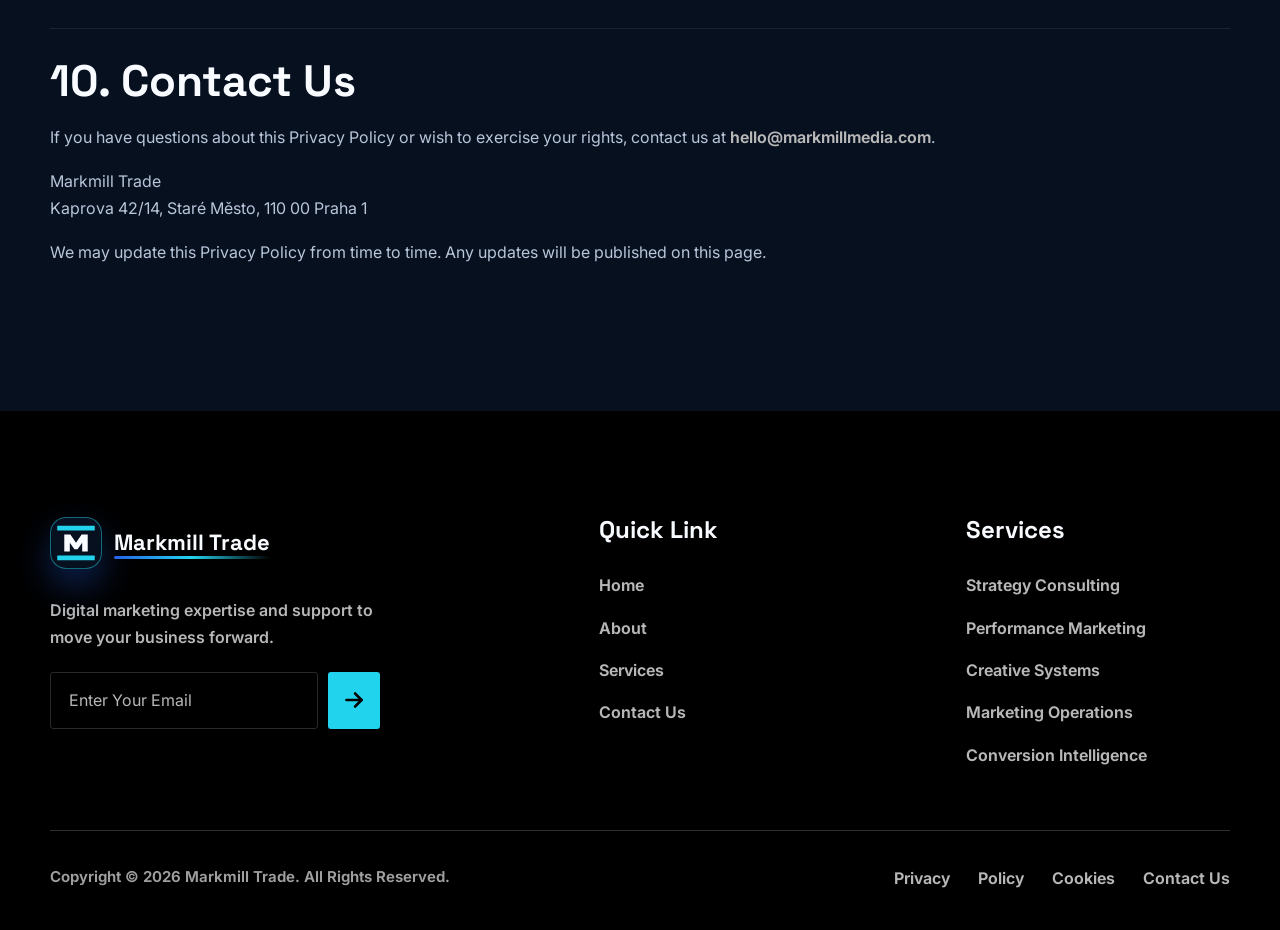
<file: privacy-policy.html>
<!doctype html>
<html lang="en">
<head>
  <meta charset="utf-8">
  <meta name="viewport" content="width=device-width, initial-scale=1">
  <title>Privacy Policy | Markmill Trade</title>
  <meta name="description" content="Privacy Policy for Markmill Trade.">
  <link rel="icon" type="image/svg+xml" href="favicon.svg">
  <link rel="stylesheet" href="css/base.css">
</head>
<body>
  <div class="site-shell">
    <header class="site-header" data-site-header><div class="container site-header__inner"><a class="brand" href="index.html"><span class="brand__mark">MT</span><span data-config="brandName">Markmill Trade</span></a><nav class="site-nav" data-mobile-menu aria-label="Main navigation" aria-hidden="true"><a class="site-nav__link" href="index.html" data-nav-link="home">Home</a><div class="dropdown" data-dropdown><button class="dropdown__toggle" type="button" data-dropdown-toggle data-nav-link="services" aria-expanded="false">Services <span class="dropdown__chevron" aria-hidden="true"></span></button><ul class="service-menu" data-service-links="nav"></ul></div><a class="site-nav__link" href="about.html" data-nav-link="about">About</a><a class="site-nav__link" href="contact.html" data-nav-link="contact">Contact</a></nav><div class="site-header__actions"><a class="btn btn--primary" href="contact.html">Let's Talk</a><button class="company-info-toggle" type="button" data-company-info-toggle aria-label="Company information" aria-expanded="false"><span class="company-info-toggle__lines" aria-hidden="true"></span></button><button class="menu-toggle" type="button" data-menu-toggle aria-label="Open menu" aria-expanded="false"><span class="menu-toggle__line"></span></button></div></div></header>
    <main>
      <section class="page-hero"><div class="container"><p class="eyebrow">Legal</p><h1>Privacy Policy</h1><p class="lead">Effective date: 1 January 2026. Last updated: 1 January 2026.</p></div></section>
      <section class="section"><div class="container legal-content">
        <section><h2>01. Who We Are</h2><p>This website is operated by <span data-config="companyName">Markmill Trade</span> (<span data-config="companyId">Company ID to be added</span>), with its registered office at <span data-config="address">Kaprova 42/14, Star&eacute; M&#283;sto, 110 00 Praha 1</span>.</p><p>We provide digital marketing, advertising, campaign strategy, performance marketing, creative systems, marketing operations, conversion intelligence, and related business support services to companies across Europe and internationally.</p><p>For the purposes of the General Data Protection Regulation (EU) 2016/679 ("GDPR") and applicable data protection laws, <span data-config="companyName">Markmill Trade</span> acts as the data controller in respect of personal data collected through this website.</p><p>We are committed to protecting the personal data of our website visitors, prospective clients, clients, and business partners. This Privacy Policy explains what information we collect, how we use it, and what rights you have.</p></section>
        <section><h2>02. Data We Collect</h2><p>We may collect personal data when you interact with our website, submit a form, communicate with us, or engage our services.</p><p>The types of data we may collect include:</p><ul><li><strong>Identity data</strong> &mdash; name, surname, company name, and job title.</li><li><strong>Contact data</strong> &mdash; email address, phone number, and business address.</li><li><strong>Financial data</strong> &mdash; invoicing details, tax or VAT numbers, and billing-related information, where applicable.</li><li><strong>Technical data</strong> &mdash; IP address, browser type, device information, time zone, and system data.</li><li><strong>Usage data</strong> &mdash; pages visited, time on site, navigation paths, and interactions.</li><li><strong>Marketing data</strong> &mdash; preferences for receiving communications and campaign-related interactions.</li><li><strong>Business data</strong> &mdash; information shared in relation to services, such as marketing goals, budgets, project scope, campaign requirements, and performance context.</li></ul><p>We do not intentionally collect sensitive personal data. If such data is provided to us, it will be deleted where appropriate.</p></section>
        <section><h2>03. How We Use Your Data</h2><p>We may use personal data to respond to inquiries and contact requests, provide and improve our services, manage client relationships and communications, process invoices and business transactions, analyse website performance and user behaviour, support marketing and advertising activities, ensure website security and prevent misuse, and comply with legal and regulatory obligations.</p><p>We do not use your data for unrelated purposes without informing you.</p></section>
        <section><h2>04. Legal Basis for Processing</h2><p>We rely on the following legal bases:</p><ul><li><strong>Contract performance</strong> &mdash; when processing is necessary to provide services or take steps before entering into a contract.</li><li><strong>Legitimate interests</strong> &mdash; to improve services, ensure security, communicate with business contacts, and operate our business.</li><li><strong>Legal obligation</strong> &mdash; to comply with applicable laws and regulations.</li><li><strong>Consent</strong> &mdash; where required, such as for certain marketing communications or cookies.</li></ul><p>You may withdraw consent at any time.</p></section>
        <section><h2>05. Data Retention</h2><p>We retain data only for as long as necessary for the purposes described in this Privacy Policy.</p><ul><li>Client and financial data &mdash; up to 7 years, where required for accounting, tax, or legal recordkeeping.</li><li>Inquiry data &mdash; up to 2 years after the last communication.</li><li>Analytics data &mdash; up to 26 months, unless a shorter period is configured.</li><li>Marketing data &mdash; until consent is withdrawn or the data is no longer needed.</li></ul><p>We may anonymise data for analytical and business improvement purposes.</p></section>
        <section><h2>06. Sharing Your Data</h2><p>We do not sell your personal data.</p><p>We may share data with service providers, such as hosting, CRM, analytics, email, security, and website operation tools; advertising platforms, such as Google or Meta, where applicable; professional advisers, such as legal, accounting, or tax advisers; and authorities where required by law.</p><p>All third parties are expected to handle data securely and lawfully.</p></section>
        <section><h2>07. International Transfers</h2><p>Some providers, including analytics, advertising, hosting, or communication platforms, may process data outside the European Economic Area.</p><p>Where this occurs, we use appropriate safeguards such as Standard Contractual Clauses, adequacy decisions, or other approved data transfer mechanisms.</p></section>
        <section><h2>08. Your Rights</h2><p>Subject to applicable law, you have the right to access your data, correct inaccurate data, request deletion, restrict processing, receive your data in a portable format, object to processing, and withdraw consent.</p><p>To exercise your rights, contact us using the details below.</p><p>You also have the right to lodge a complaint with the Czech Data Protection Authority (UOOU) or another competent supervisory authority.</p></section>
        <section><h2>09. Cookies</h2><p>We use cookies and similar technologies to improve website functionality, analyse usage, and support marketing efforts where applicable.</p><p>For full details, please refer to our <a class="footer__link" href="cookie-policy.html">Cookie Policy</a>.</p></section>
        <section><h2>10. Contact Us</h2><p>If you have questions about this Privacy Policy or wish to exercise your rights, contact us at <a class="footer__link" data-config-href="email" href="mailto:hello@markmillmedia.com" data-config="email">hello@markmillmedia.com</a>.</p><p><span data-config="companyName">Markmill Trade</span><br><span data-config="address">Kaprova 42/14, Star&eacute; M&#283;sto, 110 00 Praha 1</span></p><p>We may update this Privacy Policy from time to time. Any updates will be published on this page.</p></section>
      </div></section>
    </main>
    <footer class="site-footer">
      <div class="container">
        <div class="site-footer__grid">
          <div class="site-footer__brand">
            <a class="brand" href="index.html">
              <span class="brand__mark">MT</span>
              <span data-config="brandName">Markmill Trade</span>
            </a>
            <p class="site-footer__text">Digital marketing expertise and support to move your business forward.</p>
            <form class="footer-subscribe" action="contact.html">
              <label class="visually-hidden" for="footer-email">Email</label>
              <input id="footer-email" type="email" name="email" placeholder="Enter Your Email">
              <button type="submit" aria-label="Send email">
                <svg class="icon-arrow-right" aria-hidden="true" viewBox="0 0 24 24" focusable="false">
                  <path d="M5 12h14"></path>
                  <path d="m13 6 6 6-6 6"></path>
                </svg>
              </button>
            </form>
          </div>
          <div>
            <h2 class="site-footer__title">Quick Link</h2>
            <ul class="footer-list">
              <li><a class="footer__link" href="index.html">Home</a></li>
              <li><a class="footer__link" href="about.html">About</a></li>
              <li><a class="footer__link" href="services.html">Services</a></li>
              <li><a class="footer__link" href="contact.html">Contact Us</a></li>
            </ul>
          </div>
          <div>
            <h2 class="site-footer__title">Services</h2>
            <ul class="footer-list" data-service-links="footer"></ul>
          </div>
        </div>
        <div class="site-footer__bottom">
          <span>Copyright &copy; <span data-current-year></span> <span data-config="companyName">Markmill Trade</span>. All Rights Reserved.</span>
          <span class="site-footer__legal">
            <a class="footer__link" href="privacy-policy.html">Privacy</a>
            <a class="footer__link" href="terms-conditions.html">Policy</a>
            <a class="footer__link" href="cookie-policy.html">Cookies</a>
            <a class="footer__link" href="contact.html">Contact Us</a>
          </span>
        <span data-config="address">Kaprova 42/14, Star&eacute; M&#283;sto, 110 00 Praha 1</span>
      </div>
      </div>
    </footer>
    <aside class="cookie-banner" data-cookie-banner hidden><h2>Cookie notice</h2><p>We use essential browser storage for site preferences. Read the <a class="footer__link" href="cookie-policy.html">Cookie Policy</a> for details.</p><div class="cookie-banner__actions"><button class="btn btn--primary" type="button" data-cookie-choice="accepted">Accept</button><button class="btn btn--ghost" type="button" data-cookie-choice="declined">Decline</button></div></aside>
  </div><script src="js/site-config.js"></script><script src="js/main.js"></script>
</body>
</html>
</file>
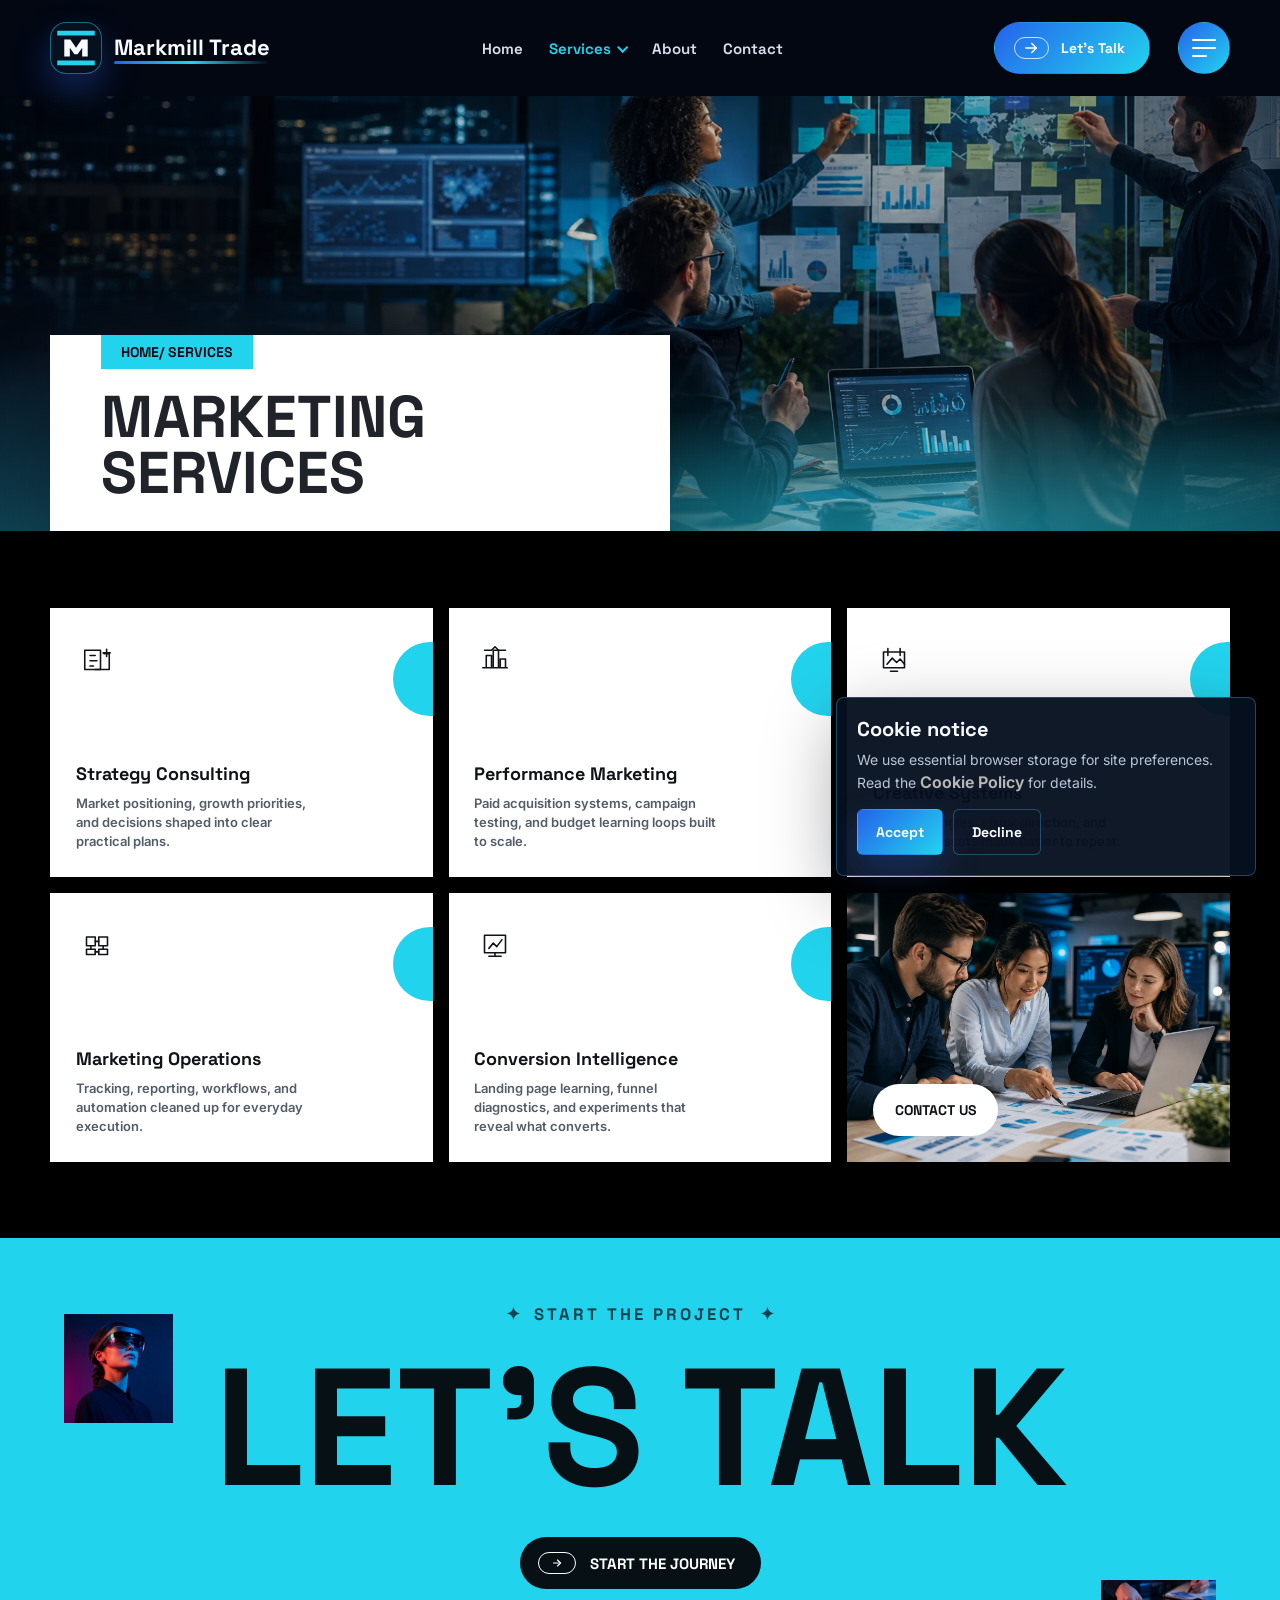
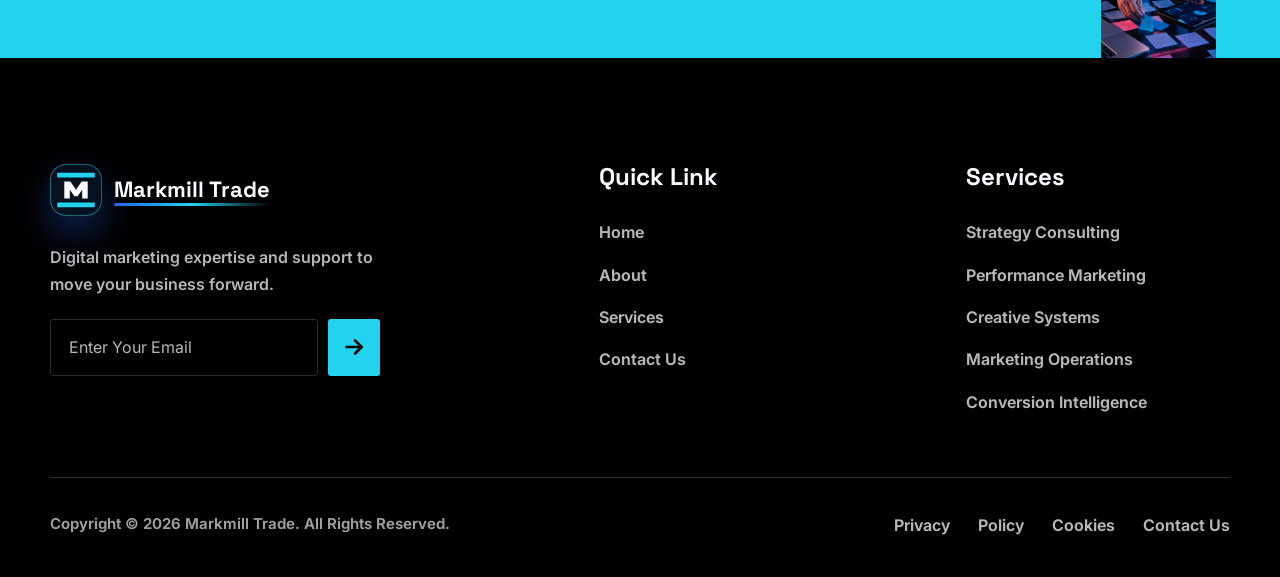
<file: services.html>
<!doctype html>
<html lang="en">
<head>
  <meta charset="utf-8">
  <meta name="viewport" content="width=device-width, initial-scale=1">
  <title>Services | Markmill Trade</title>
  <meta name="description" content="Explore the Markmill Trade service system for strategy, performance, creative, operations, and conversion intelligence.">
  <link rel="icon" type="image/svg+xml" href="favicon.svg">
  <link rel="stylesheet" href="css/base.css">
</head>
<body>
  <div class="site-shell">
    <header class="site-header" data-site-header>
      <div class="container site-header__inner">
        <a class="brand" href="index.html"><span class="brand__mark">MT</span><span data-config="brandName">Markmill Trade</span></a>
        <nav class="site-nav" data-mobile-menu aria-label="Main navigation" aria-hidden="true">
          <a class="site-nav__link" href="index.html" data-nav-link="home">Home</a>
          <div class="dropdown" data-dropdown>
            <button class="dropdown__toggle" type="button" data-dropdown-toggle data-nav-link="services" aria-expanded="false">Services <span class="dropdown__chevron" aria-hidden="true"></span></button>
            <ul class="service-menu" data-service-links="nav"></ul>
          </div>
          <a class="site-nav__link" href="about.html" data-nav-link="about">About</a>
          <a class="site-nav__link" href="contact.html" data-nav-link="contact">Contact</a>
        </nav>
        <div class="site-header__actions"><a class="btn btn--primary" href="contact.html">Let's Talk</a><button class="company-info-toggle" type="button" data-company-info-toggle aria-label="Company information" aria-expanded="false"><span class="company-info-toggle__lines" aria-hidden="true"></span></button><button class="menu-toggle" type="button" data-menu-toggle aria-label="Open menu" aria-expanded="false"><span class="menu-toggle__line"></span></button></div>
      </div>
    </header>
    <main>
      <section class="services-hero" aria-labelledby="services-hero-title">
        <img class="services-hero__image" src="img/services/services-hero-war-room.webp" alt="Marketing team building a campaign strategy system in a modern war room">
        <div class="container services-hero__inner">
          <div class="services-hero__card">
            <p class="services-hero__crumb"><a href="index.html">Home</a> / Services</p>
            <h1 id="services-hero-title">Marketing Services</h1>
          </div>
        </div>
      </section>
      <section class="services-grid-section" aria-labelledby="services-grid-title">
        <div class="container">
          <h2 class="visually-hidden" id="services-grid-title">Markmill Trade services</h2>
          <div class="services-page-grid">
            <a class="service-page-card" href="strategy-consulting.html">
              <span class="service-page-card__icon" aria-hidden="true">
                <svg viewBox="0 0 48 48" focusable="false">
                  <path d="M10 36V14h18v22H10Z" />
                  <path d="M16 20h6M16 26h8M16 32h4M32 18h6v18H22M35 13v8M31 17h8" />
                </svg>
              </span>
              <span class="service-page-card__body">
                <strong>Strategy Consulting</strong>
                <small>Market positioning, growth priorities, and decisions shaped into clear practical plans.</small>
              </span>
              <span class="service-page-card__more">
                <svg class="icon-arrow-right" aria-hidden="true" viewBox="0 0 24 24" focusable="false">
                  <path d="M5 12h14"></path>
                  <path d="m13 6 6 6-6 6"></path>
                </svg>
                <span>Read more</span>
              </span>
            </a>

            <a class="service-page-card" href="performance-marketing.html">
              <span class="service-page-card__icon" aria-hidden="true">
                <svg viewBox="0 0 48 48" focusable="false">
                  <path d="M10 34h28M14 34V20h6v14M22 34V14h6v20M30 34V24h6v10" />
                  <path d="M12 14h8l4-4 4 4h8" />
                </svg>
              </span>
              <span class="service-page-card__body">
                <strong>Performance Marketing</strong>
                <small>Paid acquisition systems, campaign testing, and budget learning loops built to scale.</small>
              </span>
              <span class="service-page-card__more">
                <svg class="icon-arrow-right" aria-hidden="true" viewBox="0 0 24 24" focusable="false">
                  <path d="M5 12h14"></path>
                  <path d="m13 6 6 6-6 6"></path>
                </svg>
                <span>Read more</span>
              </span>
            </a>

            <a class="service-page-card" href="creative-systems.html">
              <span class="service-page-card__icon" aria-hidden="true">
                <svg viewBox="0 0 48 48" focusable="false">
                  <path d="M12 16h24v18H12V16Z" />
                  <path d="m16 30 6-7 5 5 4-4 5 6M17 12v8M31 12v8M20 38h8" />
                </svg>
              </span>
              <span class="service-page-card__body">
                <strong>Creative Systems</strong>
                <small>Message angles, visual direction, and campaign assets made easier to repeat.</small>
              </span>
              <span class="service-page-card__more">
                <svg class="icon-arrow-right" aria-hidden="true" viewBox="0 0 24 24" focusable="false">
                  <path d="M5 12h14"></path>
                  <path d="m13 6 6 6-6 6"></path>
                </svg>
                <span>Read more</span>
              </span>
            </a>

            <a class="service-page-card" href="marketing-operations.html">
              <span class="service-page-card__icon" aria-hidden="true">
                <svg viewBox="0 0 48 48" focusable="false">
                  <path d="M12 16h10v10H12V16ZM26 16h10v10H26V16ZM12 30h10v6H12v-6ZM26 30h10v6H26v-6Z" />
                  <path d="M17 26v4M31 26v4M22 21h4M22 33h4" />
                </svg>
              </span>
              <span class="service-page-card__body">
                <strong>Marketing Operations</strong>
                <small>Tracking, reporting, workflows, and automation cleaned up for everyday execution.</small>
              </span>
              <span class="service-page-card__more">
                <svg class="icon-arrow-right" aria-hidden="true" viewBox="0 0 24 24" focusable="false">
                  <path d="M5 12h14"></path>
                  <path d="m13 6 6 6-6 6"></path>
                </svg>
                <span>Read more</span>
              </span>
            </a>

            <a class="service-page-card" href="conversion-intelligence.html">
              <span class="service-page-card__icon" aria-hidden="true">
                <svg viewBox="0 0 48 48" focusable="false">
                  <path d="M12 14h24v20H12V14Z" />
                  <path d="m17 29 5-6 4 4 6-8M17 38h14M24 34v4" />
                </svg>
              </span>
              <span class="service-page-card__body">
                <strong>Conversion Intelligence</strong>
                <small>Landing page learning, funnel diagnostics, and experiments that reveal what converts.</small>
              </span>
              <span class="service-page-card__more">
                <svg class="icon-arrow-right" aria-hidden="true" viewBox="0 0 24 24" focusable="false">
                  <path d="M5 12h14"></path>
                  <path d="m13 6 6 6-6 6"></path>
                </svg>
                <span>Read more</span>
              </span>
            </a>

            <a class="service-page-photo" href="contact.html" aria-label="Start a services conversation">
              <img src="img/services/services-grid-team.webp" alt="Marketing team reviewing campaign services together">
              <span class="service-page-photo__button">Contact us</span>
            </a>
          </div>
        </div>
      </section>
      <section class="services-cta" aria-labelledby="services-cta-title">
        <div class="services-cta__media services-cta__media--top">
          <img src="img/services/services-cta-portrait-1.webp" alt="Creative strategist wearing augmented reality glasses">
        </div>
        <div class="container services-cta__inner">
          <p class="services-cta__eyebrow">Start the project</p>
          <h2 id="services-cta-title">Let's Talk</h2>
          
          <a class="services-cta__button" href="contact.html">
            <svg class="icon-arrow-right" aria-hidden="true" viewBox="0 0 24 24" focusable="false">
              <path d="M5 12h14"></path>
              <path d="m13 6 6 6-6 6"></path>
            </svg>
            <span>Start the journey</span>
          </a>
        </div>
        <div class="services-cta__media services-cta__media--bottom">
          <img src="img/services/services-cta-desk.webp" alt="Campaign strategy desk with analytics and cyan lighting">
        </div>
      </section>
    </main>
    <footer class="site-footer">
      <div class="container">
        <div class="site-footer__grid">
          <div class="site-footer__brand">
            <a class="brand" href="index.html">
              <span class="brand__mark">MT</span>
              <span data-config="brandName">Markmill Trade</span>
            </a>
            <p class="site-footer__text">Digital marketing expertise and support to move your business forward.</p>
            <form class="footer-subscribe" action="contact.html">
              <label class="visually-hidden" for="footer-email">Email</label>
              <input id="footer-email" type="email" name="email" placeholder="Enter Your Email">
              <button type="submit" aria-label="Send email">
                <svg class="icon-arrow-right" aria-hidden="true" viewBox="0 0 24 24" focusable="false">
                  <path d="M5 12h14"></path>
                  <path d="m13 6 6 6-6 6"></path>
                </svg>
              </button>
            </form>
          </div>
          <div>
            <h2 class="site-footer__title">Quick Link</h2>
            <ul class="footer-list">
              <li><a class="footer__link" href="index.html">Home</a></li>
              <li><a class="footer__link" href="about.html">About</a></li>
              <li><a class="footer__link" href="services.html">Services</a></li>
              <li><a class="footer__link" href="contact.html">Contact Us</a></li>
            </ul>
          </div>
          <div>
            <h2 class="site-footer__title">Services</h2>
            <ul class="footer-list" data-service-links="footer"></ul>
          </div>
        </div>
        <div class="site-footer__bottom">
          <span>Copyright &copy; <span data-current-year></span> <span data-config="companyName">Markmill Trade</span>. All Rights Reserved.</span>
          <span class="site-footer__legal">
            <a class="footer__link" href="privacy-policy.html">Privacy</a>
            <a class="footer__link" href="terms-conditions.html">Policy</a>
            <a class="footer__link" href="cookie-policy.html">Cookies</a>
            <a class="footer__link" href="contact.html">Contact Us</a>
          </span>
        <span data-config="address">Kaprova 42/14, Star&eacute; M&#283;sto, 110 00 Praha 1</span>
      </div>
      </div>
    </footer>
    <aside class="cookie-banner" data-cookie-banner hidden><h2>Cookie notice</h2><p>We use essential browser storage for site preferences. Read the <a class="footer__link" href="cookie-policy.html">Cookie Policy</a> for details.</p><div class="cookie-banner__actions"><button class="btn btn--primary" type="button" data-cookie-choice="accepted">Accept</button><button class="btn btn--ghost" type="button" data-cookie-choice="declined">Decline</button></div></aside>
  </div>
  <script src="js/site-config.js"></script>
  <script src="js/main.js"></script>
</body>
</html>
</file>
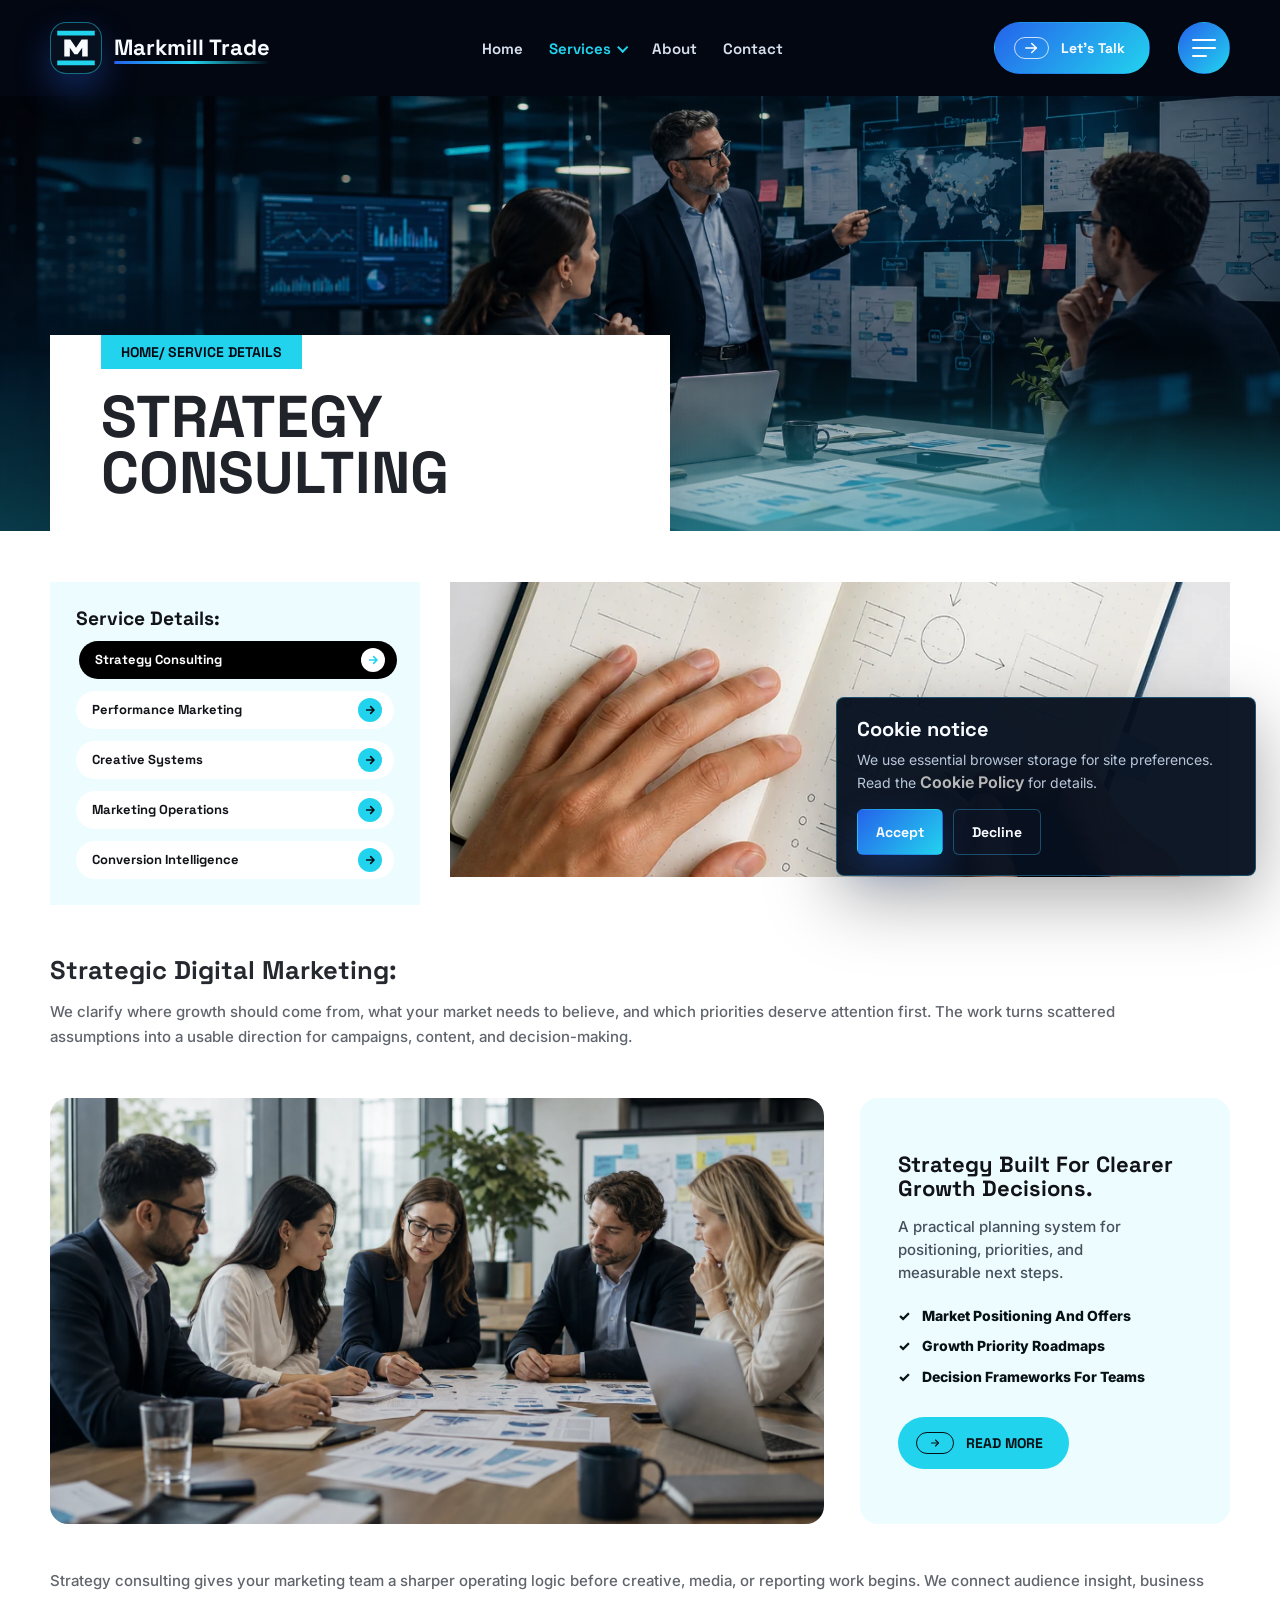
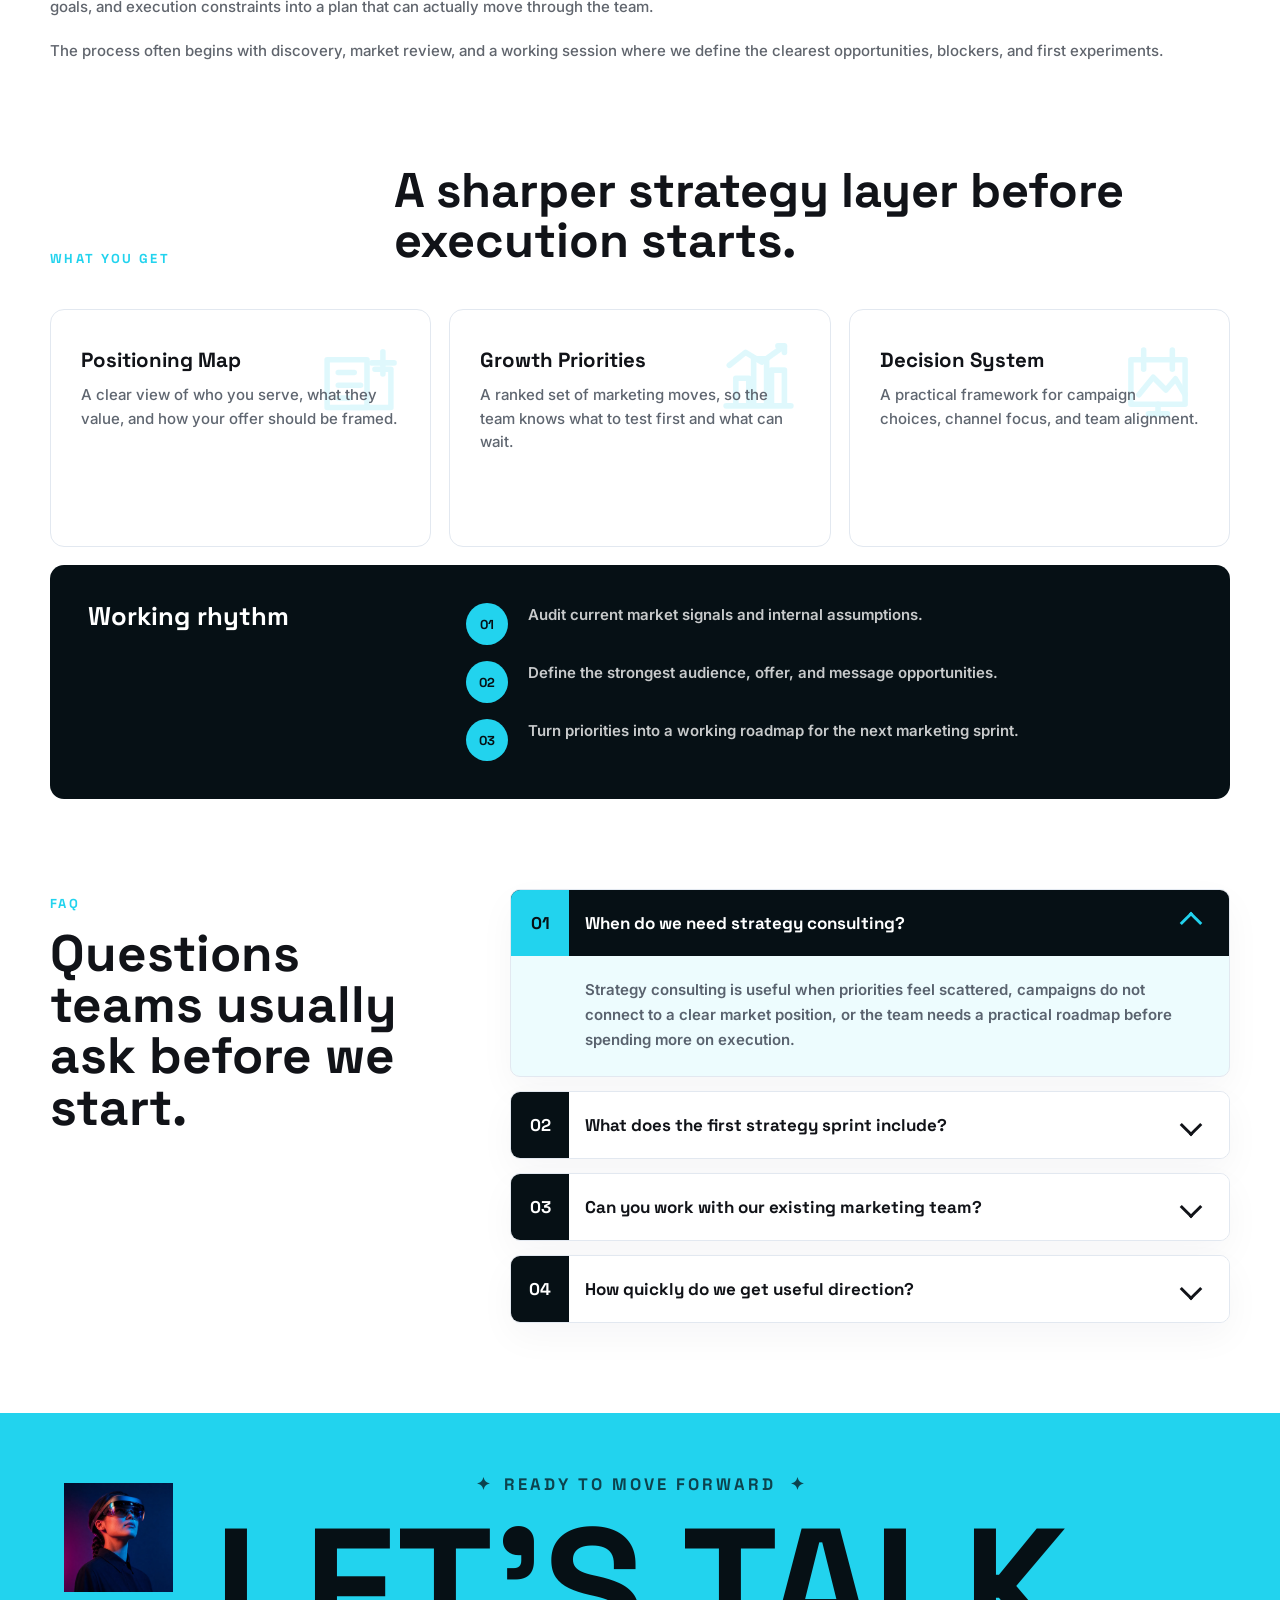
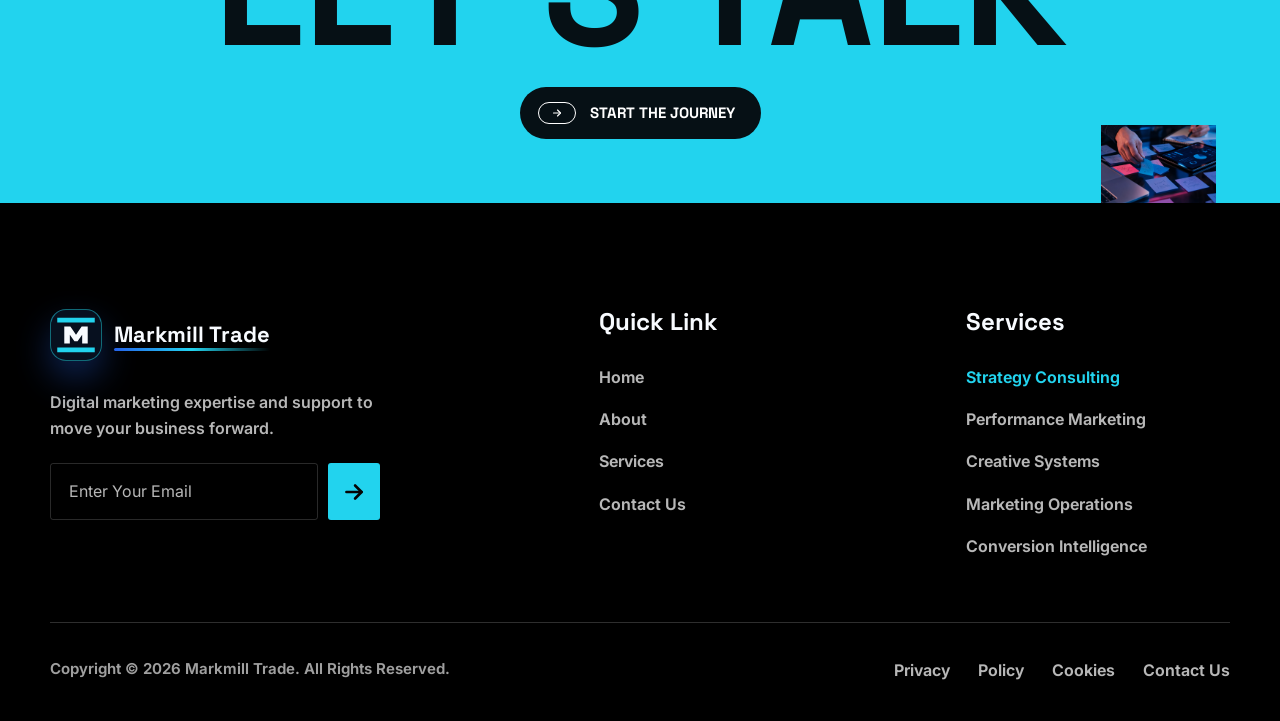
<file: strategy-consulting.html>
<!doctype html>
<html lang="en">
<head>
  <meta charset="utf-8">
  <meta name="viewport" content="width=device-width, initial-scale=1">
  <title>Strategy Consulting | Markmill Trade</title>
  <meta name="description" content="Strategy consulting services from Markmill Trade.">
  <link rel="icon" type="image/svg+xml" href="favicon.svg">
  <link rel="stylesheet" href="css/base.css">
</head>
<body>
  <div class="site-shell">
    <header class="site-header" data-site-header><div class="container site-header__inner"><a class="brand" href="index.html"><span class="brand__mark">MT</span><span data-config="brandName">Markmill Trade</span></a><nav class="site-nav" data-mobile-menu aria-label="Main navigation" aria-hidden="true"><a class="site-nav__link" href="index.html" data-nav-link="home">Home</a><div class="dropdown" data-dropdown><button class="dropdown__toggle" type="button" data-dropdown-toggle data-nav-link="services" aria-expanded="false">Services <span class="dropdown__chevron" aria-hidden="true"></span></button><ul class="service-menu" data-service-links="nav"></ul></div><a class="site-nav__link" href="about.html" data-nav-link="about">About</a><a class="site-nav__link" href="contact.html" data-nav-link="contact">Contact</a></nav><div class="site-header__actions"><a class="btn btn--primary" href="contact.html">Let's Talk</a><button class="company-info-toggle" type="button" data-company-info-toggle aria-label="Company information" aria-expanded="false"><span class="company-info-toggle__lines" aria-hidden="true"></span></button><button class="menu-toggle" type="button" data-menu-toggle aria-label="Open menu" aria-expanded="false"><span class="menu-toggle__line"></span></button></div></div></header>
    <main>
      <section class="services-hero service-detail-hero" aria-labelledby="service-detail-title"><img class="services-hero__image" src="img/services/service-strategy-hero.webp" alt="Strategy consulting team reviewing market positioning"><div class="container services-hero__inner"><div class="services-hero__card"><p class="services-hero__crumb"><a href="index.html">Home</a> / Service Details</p><h1 id="service-detail-title">Strategy Consulting</h1></div></div></section>
      <section class="service-detail-overview"><div class="container service-detail-overview__grid"><aside class="service-detail-panel"><h2>Service Details:</h2><ul class="service-detail-list" data-service-links="detail"></ul></aside><figure class="service-detail-visual"><img src="img/home/service-strategy.webp" alt="Strategy consulting planning session"></figure></div></section><section class="service-story"><div class="container"><div class="service-story__intro"><h2>Strategic Digital Marketing:</h2><p>We clarify where growth should come from, what your market needs to believe, and which priorities deserve attention first. The work turns scattered assumptions into a usable direction for campaigns, content, and decision-making.</p></div><div class="service-story__feature"><figure class="service-story__image"><img src="img/services/service-detail-strategy-real.webp" alt="Strategy consultants planning market priorities"></figure><aside class="service-story__card"><h3>Strategy Built For Clearer Growth Decisions.</h3><p>A practical planning system for positioning, priorities, and measurable next steps.</p><ul class="service-story__list"><li>Market Positioning And Offers</li><li>Growth Priority Roadmaps</li><li>Decision Frameworks For Teams</li></ul><a class="service-story__button" href="contact.html"><svg class="icon-arrow-right" aria-hidden="true" viewBox="0 0 24 24" focusable="false"><path d="M5 12h14"></path><path d="m13 6 6 6-6 6"></path></svg><span>Read more</span></a></aside></div><div class="service-story__copy"><p>Strategy consulting gives your marketing team a sharper operating logic before creative, media, or reporting work begins. We connect audience insight, business goals, and execution constraints into a plan that can actually move through the team.</p><p>The process often begins with discovery, market review, and a working session where we define the clearest opportunities, blockers, and first experiments.</p></div></div></section>
    <section class="service-value"><div class="container"><div class="service-value__top"><p>What you get</p><h2>A sharper strategy layer before execution starts.</h2></div><div class="service-value__grid"><article class="service-value-card"><span>01</span><h3>Positioning Map</h3><p>A clear view of who you serve, what they value, and how your offer should be framed.</p></article><article class="service-value-card"><span>02</span><h3>Growth Priorities</h3><p>A ranked set of marketing moves, so the team knows what to test first and what can wait.</p></article><article class="service-value-card"><span>03</span><h3>Decision System</h3><p>A practical framework for campaign choices, channel focus, and team alignment.</p></article></div><div class="service-value__process"><h3>Working rhythm</h3><ol><li><span>01</span><p>Audit current market signals and internal assumptions.</p></li><li><span>02</span><p>Define the strongest audience, offer, and message opportunities.</p></li><li><span>03</span><p>Turn priorities into a working roadmap for the next marketing sprint.</p></li></ol></div></div></section><section class="service-faq"><div class="container service-faq__inner"><div class="service-faq__top"><p>FAQ</p><h2>Questions teams usually ask before we start.</h2></div><div class="service-faq__accordion" data-faq-accordion><article class="faq-item is-open"><button class="faq-item__button" type="button" aria-expanded="true"><span>01</span>When do we need strategy consulting?<b aria-hidden="true"></b></button><div class="faq-item__body"><p>Strategy consulting is useful when priorities feel scattered, campaigns do not connect to a clear market position, or the team needs a practical roadmap before spending more on execution.</p></div></article><article class="faq-item"><button class="faq-item__button" type="button" aria-expanded="false"><span>02</span>What does the first strategy sprint include?<b aria-hidden="true"></b></button><div class="faq-item__body"><p>We review your current positioning, offers, audience signals, funnel context, and internal goals, then turn those findings into a focused set of growth priorities.</p></div></article><article class="faq-item"><button class="faq-item__button" type="button" aria-expanded="false"><span>03</span>Can you work with our existing marketing team?<b aria-hidden="true"></b></button><div class="faq-item__body"><p>Yes. The work is designed to support internal teams with clearer direction, decision frameworks, and campaign priorities rather than replacing their day-to-day ownership.</p></div></article><article class="faq-item"><button class="faq-item__button" type="button" aria-expanded="false"><span>04</span>How quickly do we get useful direction?<b aria-hidden="true"></b></button><div class="faq-item__body"><p>Most teams can start using the first recommendations after the discovery and prioritization phase, with deeper roadmap refinement after the initial working sessions.</p></div></article></div></div></section><section class="services-cta service-detail-cta" aria-labelledby="service-detail-cta-title"><div class="services-cta__media services-cta__media--top"><img src="img/services/services-cta-portrait-1.webp" alt="Creative strategist wearing augmented reality glasses"></div><div class="container services-cta__inner"><p class="services-cta__eyebrow">Ready to move forward</p><h2 id="service-detail-cta-title">Let's Talk</h2><a class="services-cta__button" href="contact.html"><svg class="icon-arrow-right" aria-hidden="true" viewBox="0 0 24 24" focusable="false"><path d="M5 12h14"></path><path d="m13 6 6 6-6 6"></path></svg><span>Start the journey</span></a></div><div class="services-cta__media services-cta__media--bottom"><img src="img/services/services-cta-desk.webp" alt="Campaign strategy desk with analytics and cyan lighting"></div></section></main>
    <footer class="site-footer">
      <div class="container">
        <div class="site-footer__grid">
          <div class="site-footer__brand">
            <a class="brand" href="index.html">
              <span class="brand__mark">MT</span>
              <span data-config="brandName">Markmill Trade</span>
            </a>
            <p class="site-footer__text">Digital marketing expertise and support to move your business forward.</p>
            <form class="footer-subscribe" action="contact.html">
              <label class="visually-hidden" for="footer-email">Email</label>
              <input id="footer-email" type="email" name="email" placeholder="Enter Your Email">
              <button type="submit" aria-label="Send email">
                <svg class="icon-arrow-right" aria-hidden="true" viewBox="0 0 24 24" focusable="false">
                  <path d="M5 12h14"></path>
                  <path d="m13 6 6 6-6 6"></path>
                </svg>
              </button>
            </form>
          </div>
          <div>
            <h2 class="site-footer__title">Quick Link</h2>
            <ul class="footer-list">
              <li><a class="footer__link" href="index.html">Home</a></li>
              <li><a class="footer__link" href="about.html">About</a></li>
              <li><a class="footer__link" href="services.html">Services</a></li>
              <li><a class="footer__link" href="contact.html">Contact Us</a></li>
            </ul>
          </div>
          <div>
            <h2 class="site-footer__title">Services</h2>
            <ul class="footer-list" data-service-links="footer"></ul>
          </div>
        </div>
        <div class="site-footer__bottom">
          <span>Copyright &copy; <span data-current-year></span> <span data-config="companyName">Markmill Trade</span>. All Rights Reserved.</span>
          <span class="site-footer__legal">
            <a class="footer__link" href="privacy-policy.html">Privacy</a>
            <a class="footer__link" href="terms-conditions.html">Policy</a>
            <a class="footer__link" href="cookie-policy.html">Cookies</a>
            <a class="footer__link" href="contact.html">Contact Us</a>
          </span>
        <span data-config="address">Kaprova 42/14, Star&eacute; M&#283;sto, 110 00 Praha 1</span>
      </div>
      </div>
    </footer>
    <aside class="cookie-banner" data-cookie-banner hidden><h2>Cookie notice</h2><p>We use essential browser storage for site preferences. Read the <a class="footer__link" href="cookie-policy.html">Cookie Policy</a> for details.</p><div class="cookie-banner__actions"><button class="btn btn--primary" type="button" data-cookie-choice="accepted">Accept</button><button class="btn btn--ghost" type="button" data-cookie-choice="declined">Decline</button></div></aside>
  </div>
  <script src="js/site-config.js"></script><script src="js/main.js"></script>
</body>
</html>
</file>
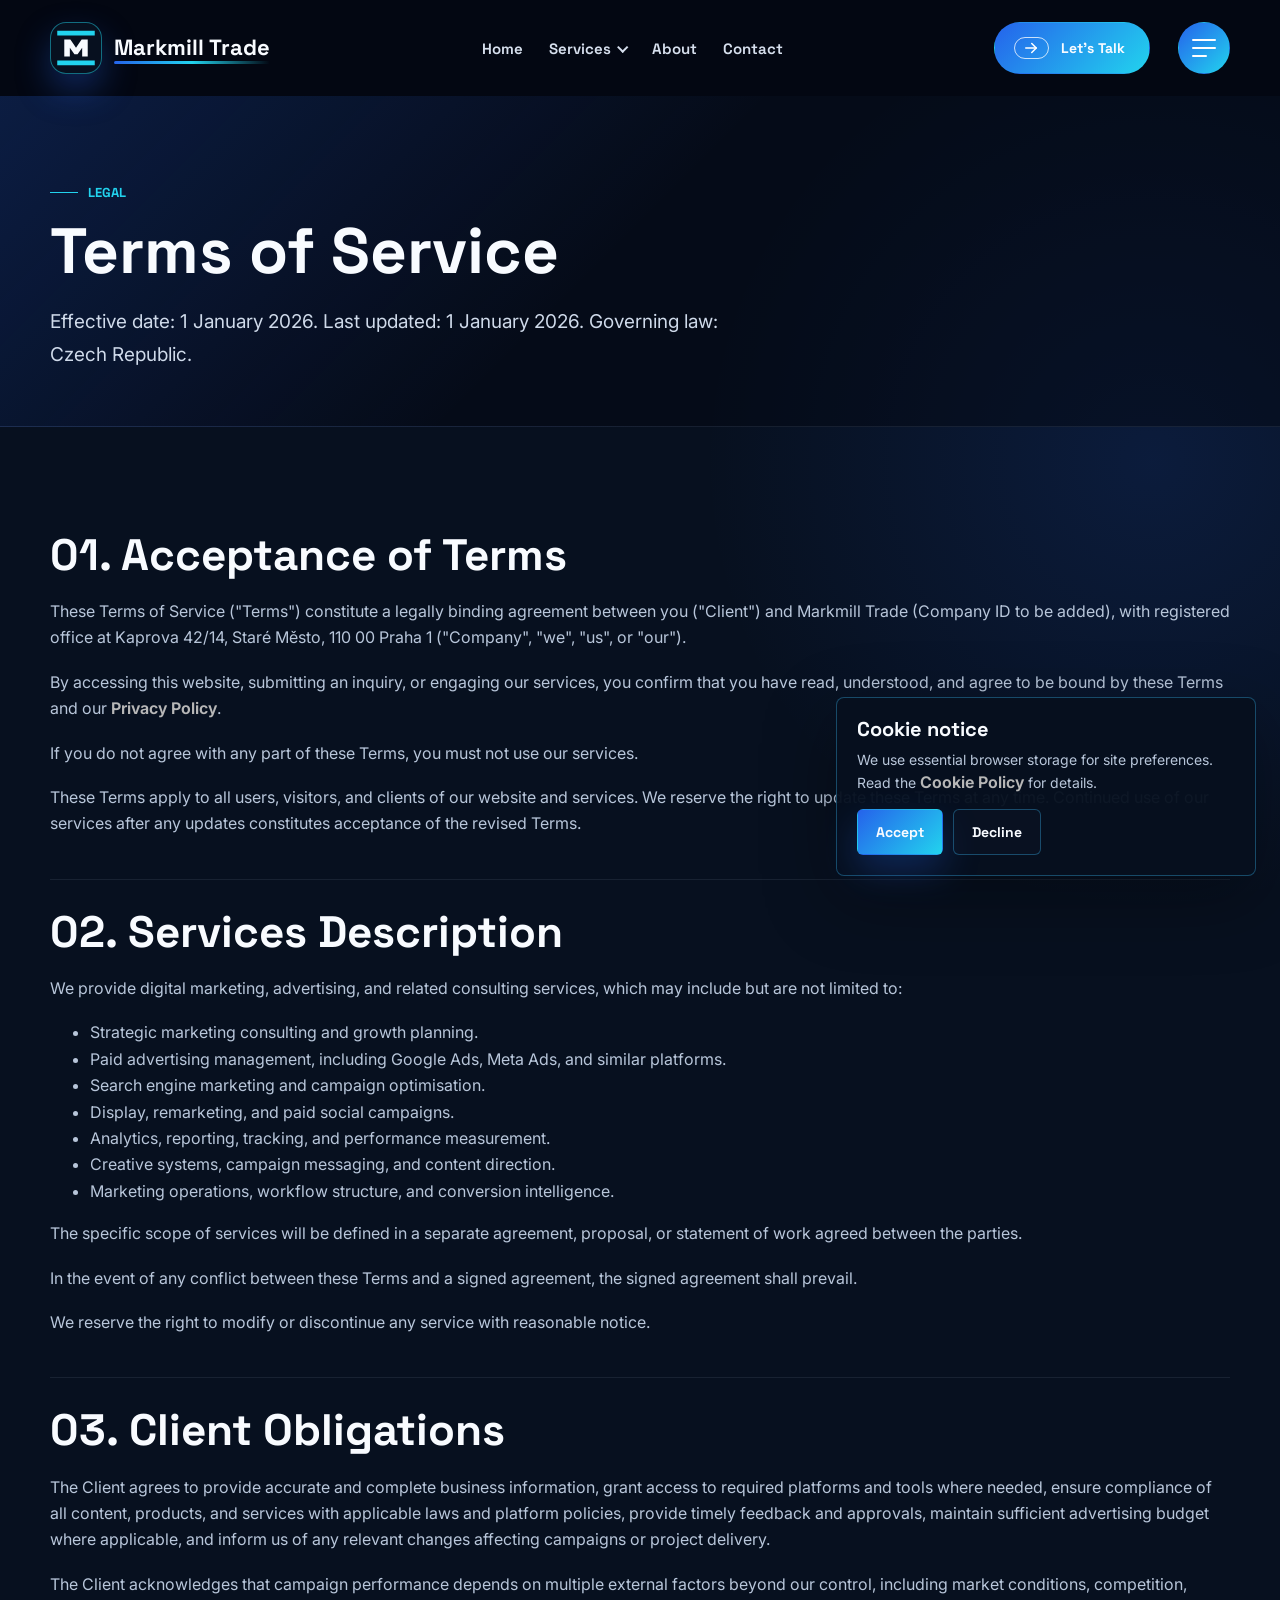
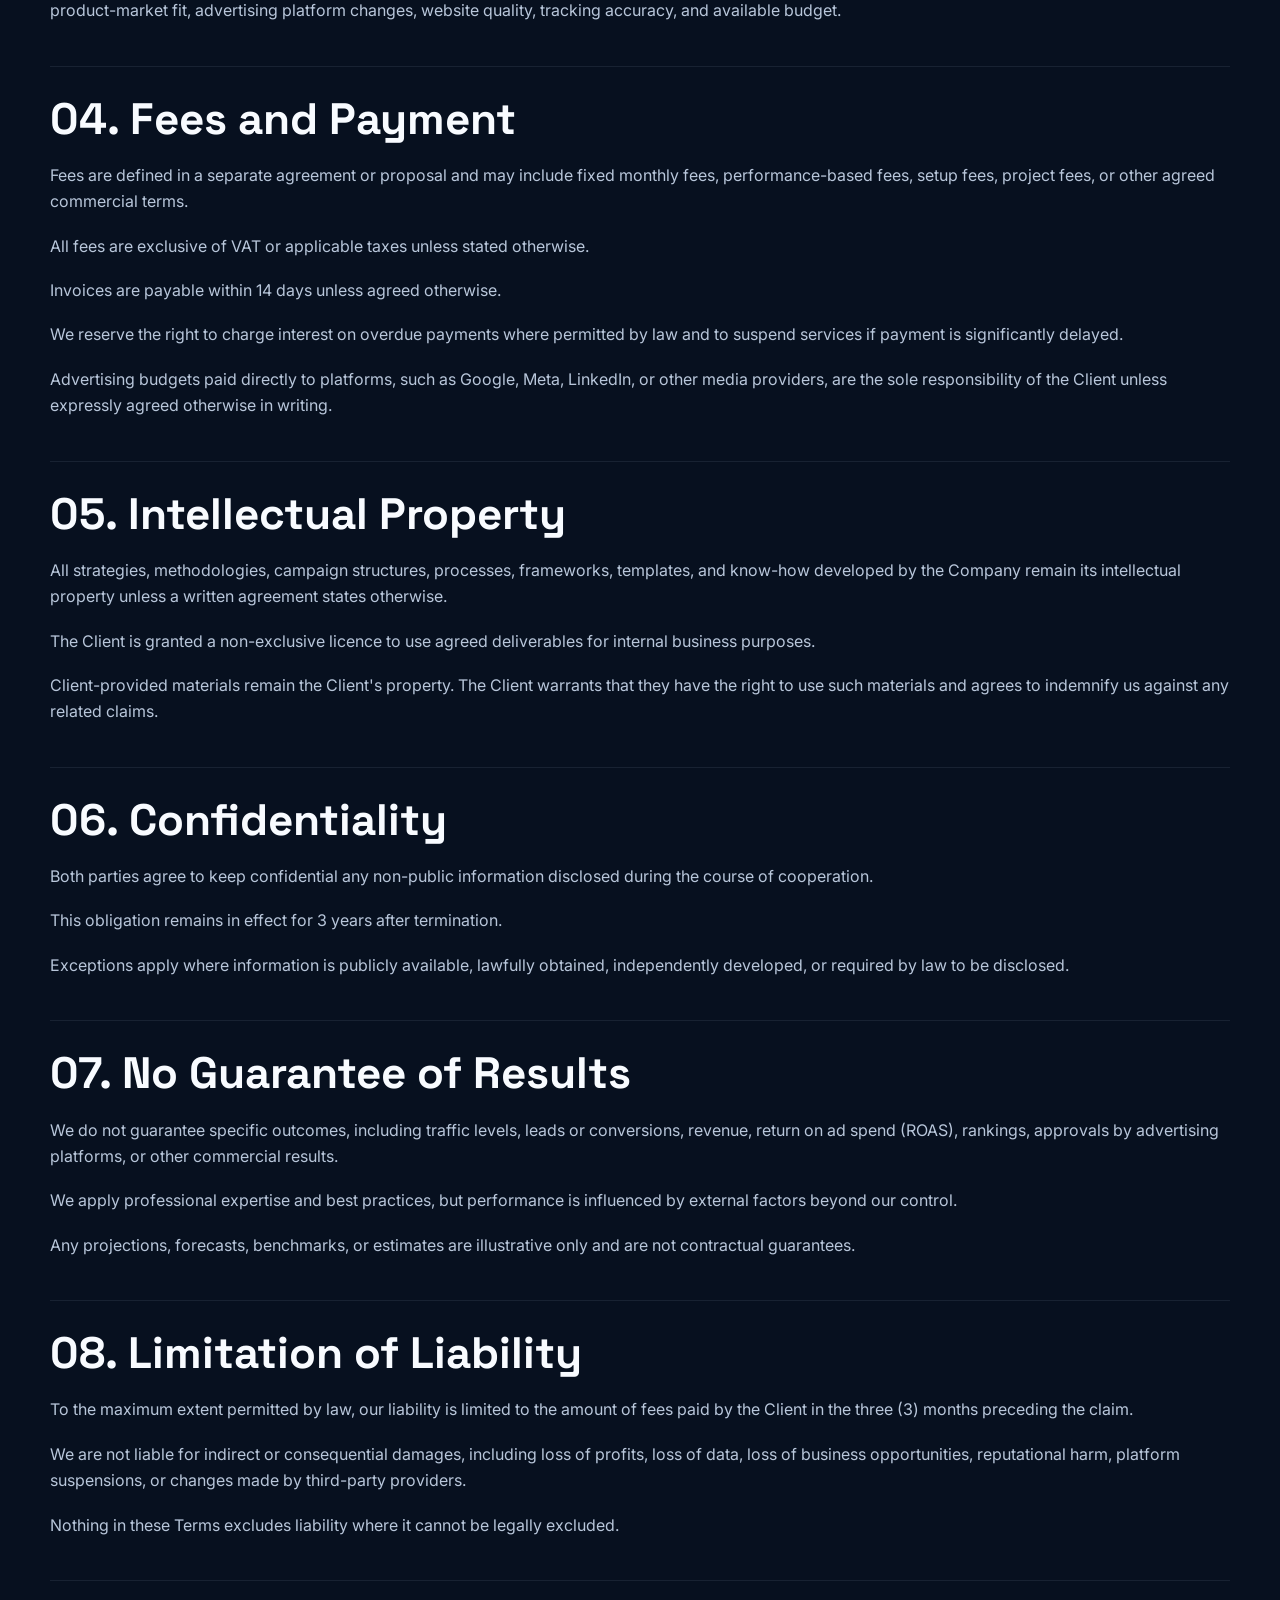
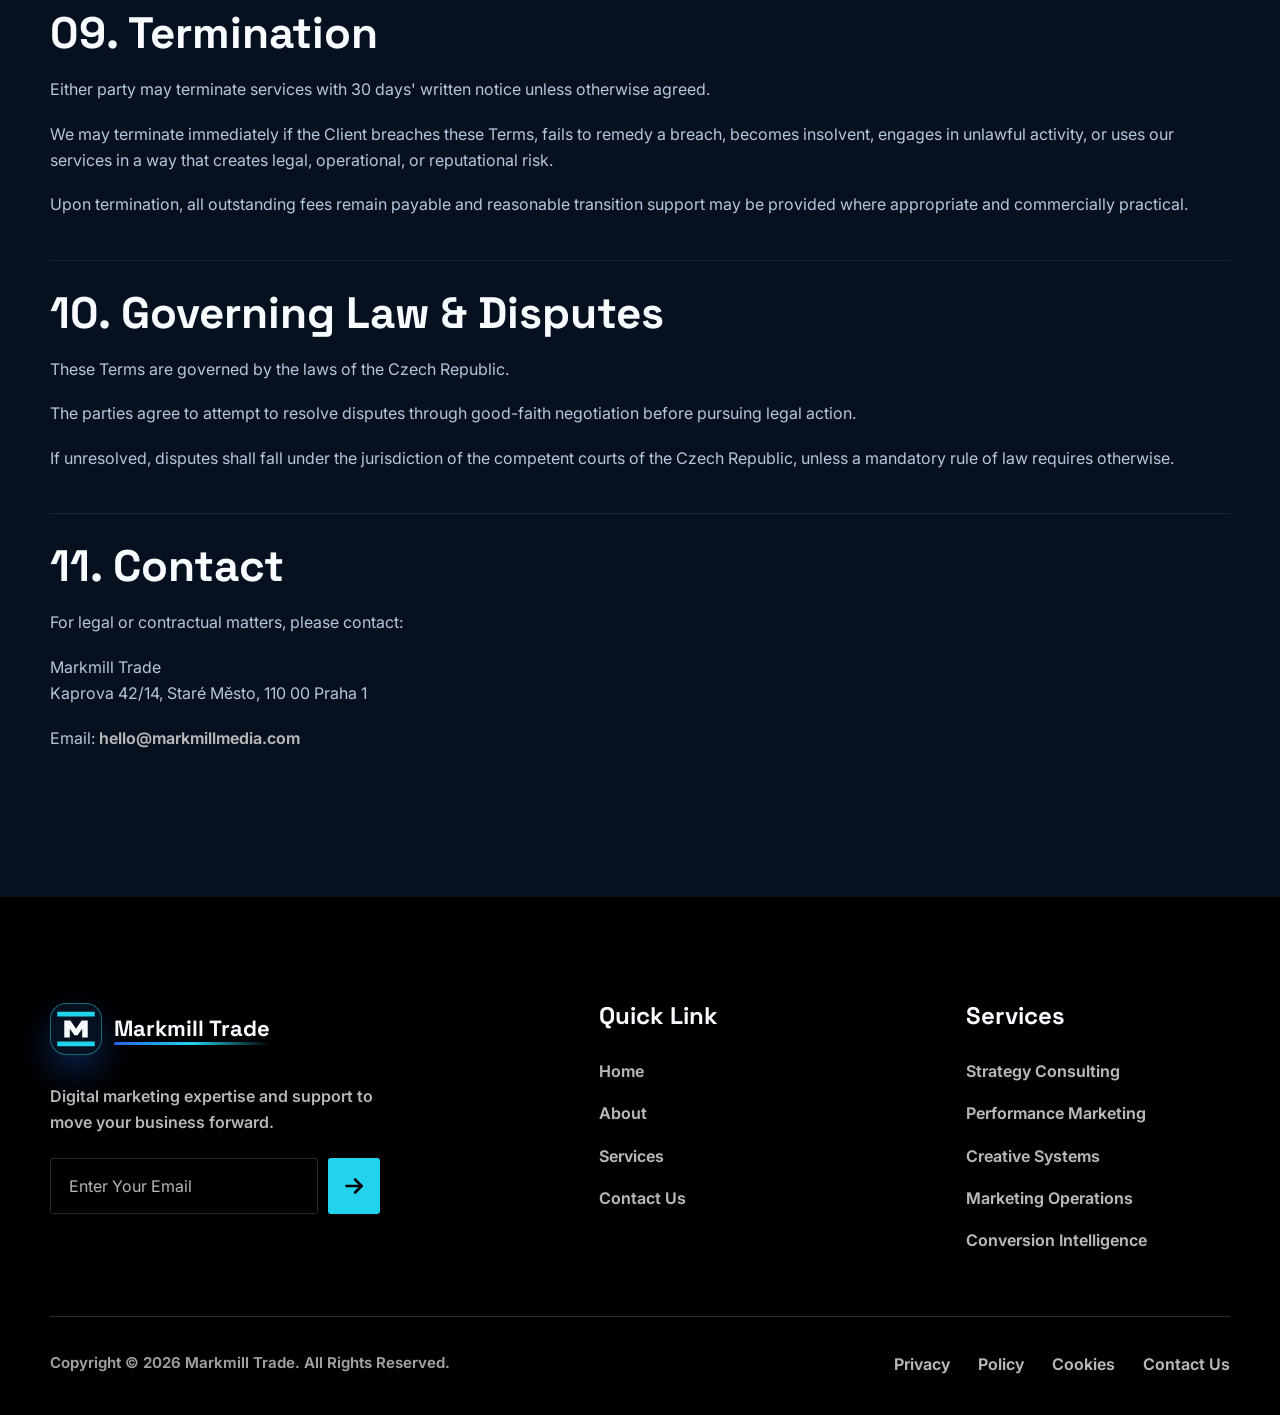
<file: terms-conditions.html>
<!doctype html>
<html lang="en">
<head>
  <meta charset="utf-8">
  <meta name="viewport" content="width=device-width, initial-scale=1">
  <title>Terms of Service | Markmill Trade</title>
  <meta name="description" content="Terms of Service for Markmill Trade.">
  <link rel="icon" type="image/svg+xml" href="favicon.svg">
  <link rel="stylesheet" href="css/base.css">
</head>
<body>
  <div class="site-shell">
    <header class="site-header" data-site-header><div class="container site-header__inner"><a class="brand" href="index.html"><span class="brand__mark">MT</span><span data-config="brandName">Markmill Trade</span></a><nav class="site-nav" data-mobile-menu aria-label="Main navigation" aria-hidden="true"><a class="site-nav__link" href="index.html" data-nav-link="home">Home</a><div class="dropdown" data-dropdown><button class="dropdown__toggle" type="button" data-dropdown-toggle data-nav-link="services" aria-expanded="false">Services <span class="dropdown__chevron" aria-hidden="true"></span></button><ul class="service-menu" data-service-links="nav"></ul></div><a class="site-nav__link" href="about.html" data-nav-link="about">About</a><a class="site-nav__link" href="contact.html" data-nav-link="contact">Contact</a></nav><div class="site-header__actions"><a class="btn btn--primary" href="contact.html">Let's Talk</a><button class="company-info-toggle" type="button" data-company-info-toggle aria-label="Company information" aria-expanded="false"><span class="company-info-toggle__lines" aria-hidden="true"></span></button><button class="menu-toggle" type="button" data-menu-toggle aria-label="Open menu" aria-expanded="false"><span class="menu-toggle__line"></span></button></div></div></header>
    <main>
      <section class="page-hero"><div class="container"><p class="eyebrow">Legal</p><h1>Terms of Service</h1><p class="lead">Effective date: 1 January 2026. Last updated: 1 January 2026. Governing law: Czech Republic.</p></div></section>
      <section class="section"><div class="container legal-content">
        <section><h2>01. Acceptance of Terms</h2><p>These Terms of Service ("Terms") constitute a legally binding agreement between you ("Client") and <span data-config="companyName">Markmill Trade</span> (<span data-config="companyId">Company ID to be added</span>), with registered office at <span data-config="address">Kaprova 42/14, Star&eacute; M&#283;sto, 110 00 Praha 1</span> ("Company", "we", "us", or "our").</p><p>By accessing this website, submitting an inquiry, or engaging our services, you confirm that you have read, understood, and agree to be bound by these Terms and our <a class="footer__link" href="privacy-policy.html">Privacy Policy</a>.</p><p>If you do not agree with any part of these Terms, you must not use our services.</p><p>These Terms apply to all users, visitors, and clients of our website and services. We reserve the right to update these Terms at any time. Continued use of our services after any updates constitutes acceptance of the revised Terms.</p></section>
        <section><h2>02. Services Description</h2><p>We provide digital marketing, advertising, and related consulting services, which may include but are not limited to:</p><ul><li>Strategic marketing consulting and growth planning.</li><li>Paid advertising management, including Google Ads, Meta Ads, and similar platforms.</li><li>Search engine marketing and campaign optimisation.</li><li>Display, remarketing, and paid social campaigns.</li><li>Analytics, reporting, tracking, and performance measurement.</li><li>Creative systems, campaign messaging, and content direction.</li><li>Marketing operations, workflow structure, and conversion intelligence.</li></ul><p>The specific scope of services will be defined in a separate agreement, proposal, or statement of work agreed between the parties.</p><p>In the event of any conflict between these Terms and a signed agreement, the signed agreement shall prevail.</p><p>We reserve the right to modify or discontinue any service with reasonable notice.</p></section>
        <section><h2>03. Client Obligations</h2><p>The Client agrees to provide accurate and complete business information, grant access to required platforms and tools where needed, ensure compliance of all content, products, and services with applicable laws and platform policies, provide timely feedback and approvals, maintain sufficient advertising budget where applicable, and inform us of any relevant changes affecting campaigns or project delivery.</p><p>The Client acknowledges that campaign performance depends on multiple external factors beyond our control, including market conditions, competition, product-market fit, advertising platform changes, website quality, tracking accuracy, and available budget.</p></section>
        <section><h2>04. Fees and Payment</h2><p>Fees are defined in a separate agreement or proposal and may include fixed monthly fees, performance-based fees, setup fees, project fees, or other agreed commercial terms.</p><p>All fees are exclusive of VAT or applicable taxes unless stated otherwise.</p><p>Invoices are payable within 14 days unless agreed otherwise.</p><p>We reserve the right to charge interest on overdue payments where permitted by law and to suspend services if payment is significantly delayed.</p><p>Advertising budgets paid directly to platforms, such as Google, Meta, LinkedIn, or other media providers, are the sole responsibility of the Client unless expressly agreed otherwise in writing.</p></section>
        <section><h2>05. Intellectual Property</h2><p>All strategies, methodologies, campaign structures, processes, frameworks, templates, and know-how developed by the Company remain its intellectual property unless a written agreement states otherwise.</p><p>The Client is granted a non-exclusive licence to use agreed deliverables for internal business purposes.</p><p>Client-provided materials remain the Client's property. The Client warrants that they have the right to use such materials and agrees to indemnify us against any related claims.</p></section>
        <section><h2>06. Confidentiality</h2><p>Both parties agree to keep confidential any non-public information disclosed during the course of cooperation.</p><p>This obligation remains in effect for 3 years after termination.</p><p>Exceptions apply where information is publicly available, lawfully obtained, independently developed, or required by law to be disclosed.</p></section>
        <section><h2>07. No Guarantee of Results</h2><p>We do not guarantee specific outcomes, including traffic levels, leads or conversions, revenue, return on ad spend (ROAS), rankings, approvals by advertising platforms, or other commercial results.</p><p>We apply professional expertise and best practices, but performance is influenced by external factors beyond our control.</p><p>Any projections, forecasts, benchmarks, or estimates are illustrative only and are not contractual guarantees.</p></section>
        <section><h2>08. Limitation of Liability</h2><p>To the maximum extent permitted by law, our liability is limited to the amount of fees paid by the Client in the three (3) months preceding the claim.</p><p>We are not liable for indirect or consequential damages, including loss of profits, loss of data, loss of business opportunities, reputational harm, platform suspensions, or changes made by third-party providers.</p><p>Nothing in these Terms excludes liability where it cannot be legally excluded.</p></section>
        <section><h2>09. Termination</h2><p>Either party may terminate services with 30 days' written notice unless otherwise agreed.</p><p>We may terminate immediately if the Client breaches these Terms, fails to remedy a breach, becomes insolvent, engages in unlawful activity, or uses our services in a way that creates legal, operational, or reputational risk.</p><p>Upon termination, all outstanding fees remain payable and reasonable transition support may be provided where appropriate and commercially practical.</p></section>
        <section><h2>10. Governing Law &amp; Disputes</h2><p>These Terms are governed by the laws of the Czech Republic.</p><p>The parties agree to attempt to resolve disputes through good-faith negotiation before pursuing legal action.</p><p>If unresolved, disputes shall fall under the jurisdiction of the competent courts of the Czech Republic, unless a mandatory rule of law requires otherwise.</p></section>
        <section><h2>11. Contact</h2><p>For legal or contractual matters, please contact:</p><p><span data-config="companyName">Markmill Trade</span><br><span data-config="address">Kaprova 42/14, Star&eacute; M&#283;sto, 110 00 Praha 1</span></p><p>Email: <a class="footer__link" data-config-href="email" href="mailto:hello@markmillmedia.com" data-config="email">hello@markmillmedia.com</a></p></section>
      </div></section>
    </main>
    <footer class="site-footer">
      <div class="container">
        <div class="site-footer__grid">
          <div class="site-footer__brand">
            <a class="brand" href="index.html">
              <span class="brand__mark">MT</span>
              <span data-config="brandName">Markmill Trade</span>
            </a>
            <p class="site-footer__text">Digital marketing expertise and support to move your business forward.</p>
            <form class="footer-subscribe" action="contact.html">
              <label class="visually-hidden" for="footer-email">Email</label>
              <input id="footer-email" type="email" name="email" placeholder="Enter Your Email">
              <button type="submit" aria-label="Send email">
                <svg class="icon-arrow-right" aria-hidden="true" viewBox="0 0 24 24" focusable="false">
                  <path d="M5 12h14"></path>
                  <path d="m13 6 6 6-6 6"></path>
                </svg>
              </button>
            </form>
          </div>
          <div>
            <h2 class="site-footer__title">Quick Link</h2>
            <ul class="footer-list">
              <li><a class="footer__link" href="index.html">Home</a></li>
              <li><a class="footer__link" href="about.html">About</a></li>
              <li><a class="footer__link" href="services.html">Services</a></li>
              <li><a class="footer__link" href="contact.html">Contact Us</a></li>
            </ul>
          </div>
          <div>
            <h2 class="site-footer__title">Services</h2>
            <ul class="footer-list" data-service-links="footer"></ul>
          </div>
        </div>
        <div class="site-footer__bottom">
          <span>Copyright &copy; <span data-current-year></span> <span data-config="companyName">Markmill Trade</span>. All Rights Reserved.</span>
          <span class="site-footer__legal">
            <a class="footer__link" href="privacy-policy.html">Privacy</a>
            <a class="footer__link" href="terms-conditions.html">Policy</a>
            <a class="footer__link" href="cookie-policy.html">Cookies</a>
            <a class="footer__link" href="contact.html">Contact Us</a>
          </span>
        <span data-config="address">Kaprova 42/14, Star&eacute; M&#283;sto, 110 00 Praha 1</span>
      </div>
      </div>
    </footer>
    <aside class="cookie-banner" data-cookie-banner hidden><h2>Cookie notice</h2><p>We use essential browser storage for site preferences. Read the <a class="footer__link" href="cookie-policy.html">Cookie Policy</a> for details.</p><div class="cookie-banner__actions"><button class="btn btn--primary" type="button" data-cookie-choice="accepted">Accept</button><button class="btn btn--ghost" type="button" data-cookie-choice="declined">Decline</button></div></aside>
  </div><script src="js/site-config.js"></script><script src="js/main.js"></script>
</body>
</html>
</file>
<file: css/base.css>
@import url("https://fonts.googleapis.com/css2?family=Inter:wght@400;500;600;700;800&family=Space+Grotesk:wght@500;600;700&display=swap");

:root {
  color-scheme: dark;
  --font-body: "Inter", Arial, sans-serif;
  --font-display: "Space Grotesk", sans-serif;
  --color-bg: #07101f;
  --color-bg-deep: #030712;
  --color-surface: #0b1528;
  --color-surface-soft: #101d33;
  --color-panel: rgba(12, 24, 44, 0.78);
  --color-border: rgba(148, 163, 184, 0.18);
  --color-border-strong: rgba(56, 189, 248, 0.34);
  --color-heading: #f8fbff;
  --color-text: #b8c6da;
  --color-muted: #7f91aa;
  --color-primary: #2563eb;
  --color-primary-strong: #1d4ed8;
  --color-secondary: #22d3ee;
  --color-success: #52d273;
  --shadow-soft: 0 22px 70px rgba(0, 0, 0, 0.34);
  --radius-sm: 6px;
  --radius-md: 8px;
  --container: 1180px;
  --section-space: 104px;
  --header-height: 96px;
}

* {
  box-sizing: border-box;
}

html {
  min-width: 320px;
  scroll-behavior: smooth;
  text-size-adjust: 100%;
}

body {
  margin: 0;
  min-width: 320px;
  overflow-x: hidden;
  background:
    radial-gradient(circle at 20% -10%, rgba(34, 211, 238, 0.12), transparent 30rem),
    radial-gradient(circle at 90% 10%, rgba(37, 99, 235, 0.14), transparent 28rem),
    var(--color-bg);
  color: var(--color-text);
  font-family: var(--font-body);
  font-size: 16px;
  line-height: 1.65;
}

body::selection {
  background: rgba(34, 211, 238, 0.28);
  color: var(--color-heading);
}

img,
svg {
  display: block;
  max-width: 100%;
}

.icon-arrow-right {
  width: 20px;
  height: 20px;
  flex: 0 0 auto;
  fill: none;
  stroke: currentColor;
  stroke-linecap: round;
  stroke-linejoin: round;
  stroke-width: 2;
}

a {
  color: inherit;
  text-decoration: none;
}

button,
input,
textarea,
select {
  font: inherit;
}

button {
  border: 0;
  cursor: pointer;
}

:focus-visible {
  outline: 2px solid var(--color-secondary);
  outline-offset: 3px;
}

.site-shell {
  min-height: 100vh;
}

.container {
  width: min(calc(100% - 48px), var(--container));
  margin-inline: auto;
}

.section {
  padding-block: var(--section-space);
}

.section--compact {
  padding-block: 72px;
}

.eyebrow {
  display: inline-flex;
  align-items: center;
  gap: 10px;
  margin: 0 0 16px;
  color: var(--color-secondary);
  font-family: var(--font-display);
  font-size: 13px;
  font-weight: 700;
  letter-spacing: 0;
  text-transform: uppercase;
}

.eyebrow::before {
  content: "";
  width: 28px;
  height: 1px;
  background: currentColor;
}

h1,
h2,
h3,
h4,
p {
  margin-block-start: 0;
}

h1,
.h1 {
  margin-block-end: 22px;
  color: var(--color-heading);
  font-family: var(--font-display);
  font-size: 64px;
  font-weight: 800;
  line-height: 1.02;
  letter-spacing: 0;
  overflow-wrap: anywhere;
}

h2,
.h2 {
  margin-block-end: 18px;
  color: var(--color-heading);
  font-family: var(--font-display);
  font-size: 44px;
  font-weight: 800;
  line-height: 1.12;
  letter-spacing: 0;
  overflow-wrap: anywhere;
}

h3,
.h3 {
  margin-block-end: 12px;
  color: var(--color-heading);
  font-family: var(--font-display);
  font-size: 24px;
  font-weight: 750;
  line-height: 1.25;
  letter-spacing: 0;
}

p {
  margin-block-end: 18px;
}

.lead {
  max-width: 670px;
  color: #cfdaea;
  font-size: 19px;
  line-height: 1.72;
}

.text-muted {
  color: var(--color-muted);
}

.btn {
  display: inline-flex;
  align-items: center;
  justify-content: center;
  gap: 10px;
  min-height: 46px;
  padding: 12px 18px;
  border: 1px solid transparent;
  border-radius: var(--radius-sm);
  color: var(--color-heading);
  font-family: var(--font-display);
  font-size: 14px;
  font-weight: 750;
  line-height: 1.2;
  text-align: center;
  white-space: normal;
  transition: transform 180ms ease, border-color 180ms ease, background 180ms ease, color 180ms ease;
}

.btn:hover {
  transform: translateY(-1px);
}

.btn .icon-arrow-right {
  width: 34px;
  height: 20px;
  border: 1px solid currentColor;
  border-radius: 999px;
  padding: 4px 8px;
}

.btn--primary {
  background: linear-gradient(135deg, var(--color-primary), var(--color-secondary));
  box-shadow: 0 16px 36px rgba(37, 99, 235, 0.28);
}

.btn--ghost {
  border-color: var(--color-border-strong);
  background: rgba(15, 23, 42, 0.42);
}

.skip-link {
  position: fixed;
  z-index: 1000;
  top: 12px;
  left: 12px;
  transform: translateY(-150%);
  padding: 10px 14px;
  border-radius: var(--radius-sm);
  background: var(--color-secondary);
  color: var(--color-bg-deep);
  font-weight: 800;
}

.skip-link:focus {
  transform: translateY(0);
}

.visually-hidden {
  position: absolute;
  width: 1px;
  height: 1px;
  padding: 0;
  overflow: hidden;
  clip: rect(0, 0, 0, 0);
  white-space: nowrap;
  border: 0;
}

.has-company-panel {
  overflow: hidden;
}

.site-header {
  position: sticky;
  z-index: 100;
  top: 0;
  min-height: var(--header-height);
  border-bottom: 0;
  background: var(--color-bg-deep);
}

.site-header__inner {
  display: flex;
  align-items: center;
  justify-content: space-between;
  min-height: var(--header-height);
  gap: 24px;
}

.brand {
  position: relative;
  display: inline-flex;
  align-items: center;
  gap: 12px;
  isolation: isolate;
  color: var(--color-heading);
  font-family: var(--font-display);
  font-size: 22px;
  font-weight: 800;
  line-height: 1;
  transition: transform 180ms ease;
}

.brand:hover,
.brand:focus-visible {
  transform: translateY(-1px);
}

.brand__mark {
  position: relative;
  display: inline-grid;
  width: 52px;
  height: 52px;
  place-items: center;
  flex: 0 0 auto;
  overflow: hidden;
  border: 1px solid rgba(34, 211, 238, 0.5);
  border-radius: 16px;
  background: url("../favicon.svg") center / cover no-repeat;
  color: #ffffff;
  font-size: 0;
  box-shadow: 0 16px 34px rgba(37, 99, 235, 0.34);
}

.brand__mark::before {
  content: none;
}

.brand__mark::after {
  content: none;
}

.brand > span:not(.brand__mark) {
  position: relative;
  display: inline-block;
  padding: 4px 0 6px;
  letter-spacing: 0;
  white-space: nowrap;
}

.brand > span:not(.brand__mark)::after {
  position: absolute;
  right: 0;
  bottom: 0;
  left: 0;
  height: 3px;
  border-radius: 999px;
  background: linear-gradient(90deg, var(--color-primary), var(--color-secondary), transparent);
  content: "";
}

.site-nav {
  display: flex;
  align-items: center;
  gap: 26px;
  margin-inline: auto;
}

.site-nav__link,
.dropdown__toggle {
  display: inline-flex;
  align-items: center;
  min-height: 42px;
  gap: 7px;
  padding: 10px 0;
  border-radius: var(--radius-sm);
  background: transparent;
  color: #d6dfed;
  font-family: var(--font-display);
  font-size: 15px;
  font-weight: 650;
  line-height: 1;
}

.site-nav__link:hover,
.dropdown__toggle:hover,
.site-nav__link.is-active,
.dropdown__toggle.is-active {
  background: transparent;
  color: var(--color-secondary);
}

.dropdown {
  position: relative;
}

.dropdown__chevron {
  width: 8px;
  height: 8px;
  border-right: 2px solid currentColor;
  border-bottom: 2px solid currentColor;
  transform: rotate(45deg) translateY(-1px);
  transition: transform 160ms ease;
}

.dropdown.is-open .dropdown__chevron,
.dropdown:hover .dropdown__chevron {
  transform: rotate(225deg) translateY(-1px);
}

.service-menu {
  position: absolute;
  top: calc(100% + 12px);
  left: 0;
  width: 260px;
  margin: 0;
  padding: 10px;
  list-style: none;
  border: 1px solid var(--color-border);
  border-radius: var(--radius-md);
  background: rgba(7, 16, 31, 0.98);
  box-shadow: var(--shadow-soft);
  opacity: 0;
  visibility: hidden;
  transform: translateY(8px);
  transition: opacity 160ms ease, transform 160ms ease, visibility 160ms ease;
}

.dropdown:hover .service-menu,
.dropdown.is-open .service-menu {
  opacity: 1;
  visibility: visible;
  transform: translateY(0);
}

.service-menu__link {
  display: block;
  padding: 11px 12px;
  border-radius: var(--radius-sm);
  color: var(--color-text);
  font-family: var(--font-display);
  font-size: 14px;
  font-weight: 650;
}

.service-menu__link:hover,
.service-menu__link.is-active {
  background: rgba(34, 211, 238, 0.1);
  color: var(--color-heading);
}

.site-header__actions {
  display: flex;
  align-items: center;
  gap: 28px;
}

.site-header__actions .btn--primary {
  min-height: 52px;
  min-width: 156px;
  border-radius: 999px;
  gap: 12px;
  padding: 12px 24px 12px 18px;
  box-shadow: none;
}

.site-header__actions .btn--primary::before {
  content: none;
}

.btn__icon {
  display: inline-grid;
  width: 35px;
  height: 22px;
  place-items: center;
  flex: 0 0 auto;
  border: 1px solid rgba(255, 255, 255, 0.76);
  border-radius: 999px;
  color: #ffffff;
}

.btn__icon svg {
  width: 18px;
  height: 18px;
  fill: none;
  stroke: currentColor;
  stroke-linecap: round;
  stroke-linejoin: round;
  stroke-width: 2;
}

.company-info-toggle,
.menu-toggle {
  display: none;
  width: 52px;
  height: 52px;
  align-items: center;
  justify-content: center;
  border: 1px solid var(--color-border);
  border-radius: var(--radius-sm);
  background: rgba(15, 23, 42, 0.54);
}

.company-info-toggle {
  display: inline-flex;
  border-color: transparent;
  border-radius: 50%;
  background: linear-gradient(135deg, var(--color-primary), var(--color-secondary));
  color: #ffffff;
  transition: transform 180ms ease, box-shadow 180ms ease;
}

.company-info-toggle:hover {
  transform: translateY(-1px);
  box-shadow: 0 16px 34px rgba(37, 99, 235, 0.28);
}

.company-info-toggle__lines {
  position: relative;
  display: block;
  width: 24px;
  height: 2px;
  border-radius: 999px;
  background: currentColor;
}

.company-info-toggle__lines::before,
.company-info-toggle__lines::after {
  position: absolute;
  left: 0;
  display: block;
  height: 2px;
  border-radius: 999px;
  background: currentColor;
  content: "";
}

.company-info-toggle__lines::before {
  top: -8px;
  width: 24px;
}

.company-info-toggle__lines::after {
  top: 8px;
  width: 15px;
}

.company-panel {
  position: fixed;
  z-index: 220;
  inset: 0;
  overflow-y: auto;
  overflow-x: hidden;
  background: rgba(0, 0, 0, 0.72);
  color: var(--color-heading);
  opacity: 0;
  visibility: hidden;
  transition: opacity 260ms ease, visibility 260ms ease;
}

.company-panel.is-open {
  opacity: 1;
  visibility: visible;
}

.company-panel__inner {
  width: min(52vw, 960px);
  min-width: 720px;
  min-height: 100%;
  margin-left: auto;
  padding: 54px 64px 88px;
  background: #000000;
  box-shadow: -18px 0 44px rgba(0, 0, 0, 0.52);
  transform: translateX(100%);
  transition: transform 420ms cubic-bezier(0.22, 1, 0.36, 1);
}

.company-panel.is-open .company-panel__inner {
  transform: translateX(0);
}

.company-panel__top {
  display: flex;
  align-items: center;
  justify-content: space-between;
  gap: 24px;
}

.company-panel__brand {
  font-size: 30px;
}

.company-panel__brand .brand__mark {
  width: 58px;
  height: 58px;
}

.company-panel__close {
  position: relative;
  width: 58px;
  height: 58px;
  flex: 0 0 auto;
  border-radius: 50%;
  background: linear-gradient(135deg, var(--color-primary), var(--color-secondary));
  color: #ffffff;
  transition: transform 180ms ease;
}

.company-panel__close:hover {
  transform: rotate(8deg) scale(1.02);
}

.company-panel__close::before,
.company-panel__close::after {
  position: absolute;
  top: 50%;
  left: 50%;
  width: 24px;
  height: 2px;
  border-radius: 999px;
  background: currentColor;
  content: "";
}

.company-panel__close::before {
  transform: translate(-50%, -50%) rotate(45deg);
}

.company-panel__close::after {
  transform: translate(-50%, -50%) rotate(-45deg);
}

.company-panel__rule {
  height: 1px;
  margin-block: 54px 38px;
  background: rgba(255, 255, 255, 0.62);
}

.company-panel__intro {
  max-width: 100%;
  margin-bottom: 44px;
  color: #c8c8c8;
  font-family: var(--font-display);
  font-size: 16px;
  font-weight: 650;
  line-height: 1.55;
}

.company-panel__images {
  display: grid;
  grid-template-columns: repeat(3, minmax(0, 1fr));
  gap: 22px;
  margin-bottom: 50px;
}

.company-panel__images img {
  width: 100%;
  aspect-ratio: 1.28;
  object-fit: cover;
  border-radius: 0;
}

.company-panel__form {
  display: grid;
  max-width: 100%;
  gap: 20px;
}

.company-panel__form h2 {
  margin-bottom: 6px;
  font-size: 30px;
  line-height: 1.15;
}

.company-panel__input {
  width: 100%;
  min-height: 62px;
  border: 1px solid rgba(255, 255, 255, 0.72);
  border-radius: 0;
  background: transparent;
  color: var(--color-heading);
  padding: 18px 30px;
  font-size: 17px;
}

.company-panel__input::placeholder {
  color: #8c8c8c;
}

.company-panel__submit {
  justify-self: start;
  min-height: 58px;
  border-radius: 0;
  padding-inline: 26px;
  text-transform: uppercase;
}

.menu-toggle__line,
.menu-toggle__line::before,
.menu-toggle__line::after {
  display: block;
  width: 18px;
  height: 2px;
  border-radius: 999px;
  background: var(--color-heading);
  transition: transform 180ms ease, opacity 180ms ease;
}

.menu-toggle__line {
  position: relative;
}

.menu-toggle__line::before,
.menu-toggle__line::after {
  position: absolute;
  content: "";
  left: 0;
}

.menu-toggle__line::before {
  top: -6px;
}

.menu-toggle__line::after {
  top: 6px;
}

.site-header.is-menu-open .menu-toggle__line {
  background: transparent;
}

.site-header.is-menu-open .menu-toggle__line::before {
  transform: translateY(6px) rotate(45deg);
}

.site-header.is-menu-open .menu-toggle__line::after {
  transform: translateY(-6px) rotate(-45deg);
}

.hero {
  position: relative;
  min-height: calc(100vh - var(--header-height));
  padding-block: 0;
  overflow: hidden;
  background:
    linear-gradient(135deg, rgba(255, 255, 255, 0.09) 1px, transparent 1px),
    linear-gradient(45deg, rgba(255, 255, 255, 0.075) 1px, transparent 1px),
    #02040a;
  background-size: 58px 58px;
}

.hero > .container {
  width: 100%;
  max-width: none;
}

.hero::after {
  position: absolute;
  inset: auto 0 0;
  height: 1px;
  content: "";
  background: linear-gradient(90deg, transparent, rgba(34, 211, 238, 0.38), transparent);
}

.hero__stage {
  position: relative;
  width: 100%;
  max-width: none;
  min-height: 620px;
  padding-block: 0;
}

.hero__headline {
  position: absolute;
  top: 76px;
  left: clamp(120px, 13vw, 250px);
  width: 980px;
  color: var(--color-heading);
  font-family: var(--font-display);
  font-weight: 800;
  letter-spacing: 0;
  line-height: 0.92;
  text-transform: uppercase;
  pointer-events: none;
}

.hero__word {
  display: block;
  text-shadow: 0 22px 80px rgba(0, 0, 0, 0.48);
}

.hero__word--digital {
  font-size: 118px;
  margin-left: 120px;
}

.hero__word--marketing {
  margin-top: 36px;
  margin-left: 352px;
  font-size: 68px;
}

.hero__word--agency {
  margin-top: 34px;
  margin-left: 126px;
  font-size: 112px;
}

.hero__word--agency span {
  color: var(--color-secondary);
  text-shadow: 0 0 32px rgba(34, 211, 238, 0.46);
}

.hero__shape {
  position: absolute;
  display: block;
}

.hero__shape--pie {
  top: 18px;
  left: 28px;
  width: 84px;
  height: 84px;
  border-radius: 50%;
  background: conic-gradient(from 90deg, #ffffff 0 28%, var(--color-secondary) 28% 72%, transparent 72%);
  transform: rotate(-16deg);
}

.hero__shape--switch {
  top: 224px;
  left: 96px;
  width: 176px;
  height: 86px;
  border: 6px solid var(--color-secondary);
  border-radius: 999px;
  box-shadow: 0 0 30px rgba(34, 211, 238, 0.24);
}

.hero__shape--switch::after {
  position: absolute;
  top: 50%;
  left: 86px;
  width: 44px;
  height: 44px;
  border-radius: 50%;
  background: var(--color-secondary);
  content: "";
  transform: translateY(-50%);
}

.hero__shape--divider {
  top: -75px;
  left: 506px;
  width: 15px;
  height: 294px;
  background: #ffffff;
}

.hero__shape--y-stem {
  top: 468px;
  left: 463px;
  width: 17px;
  height: 172px;
  background: linear-gradient(var(--color-secondary), rgba(34, 211, 238, 0));
  filter: drop-shadow(0 0 18px rgba(34, 211, 238, 0.48));
}

.hero__shape--burst {
  top: 205px;
  left: 810px;
  width: 116px;
  height: 86px;
  background:
    linear-gradient(68deg, transparent 45%, var(--color-secondary) 47% 52%, transparent 54%) 6px 32px / 62px 40px no-repeat,
    linear-gradient(30deg, transparent 45%, var(--color-secondary) 47% 52%, transparent 54%) 38px 8px / 78px 42px no-repeat,
    linear-gradient(102deg, transparent 45%, var(--color-secondary) 47% 52%, transparent 54%) 48px 52px / 78px 38px no-repeat;
  transform: rotate(-8deg);
}

.hero__note {
  position: absolute;
  top: 138px;
  left: 630px;
  display: grid;
  grid-template-columns: 58px minmax(0, 1fr);
  max-width: 206px;
  gap: 14px;
  color: var(--color-heading);
  font-size: 16px;
  font-weight: 750;
  line-height: 1.5;
}

.hero__note p {
  margin: 0;
}

.hero__note-line {
  position: relative;
  top: 14px;
  height: 1px;
  background: linear-gradient(90deg, var(--color-secondary), rgba(255, 255, 255, 0.48));
}

.hero__note-line::after {
  position: absolute;
  top: -3px;
  right: 34px;
  width: 7px;
  height: 7px;
  border-radius: 50%;
  background: var(--color-heading);
  content: "";
}

.hero__mini-figure {
  position: absolute;
  top: 64px;
  left: 568px;
  width: 106px;
  height: 124px;
}

.hero__mini-orbit {
  position: absolute;
  top: 0;
  right: 0;
  width: 74px;
  height: 74px;
  border-radius: 50%;
  background: linear-gradient(135deg, var(--color-primary), var(--color-secondary));
  opacity: 0.9;
}

.hero__mini-person {
  position: absolute;
  right: 16px;
  bottom: 0;
  display: grid;
  width: 72px;
  height: 72px;
  place-items: center;
  border: 2px solid rgba(255, 255, 255, 0.6);
  border-radius: 50%;
  background: rgba(3, 7, 18, 0.88);
  color: var(--color-heading);
  font-weight: 800;
}

.hero__card {
  position: absolute;
  top: 120px;
  right: clamp(40px, 12vw, 230px);
  width: 300px;
  min-height: 332px;
  border: 1px solid rgba(255, 255, 255, 0.18);
  border-radius: var(--radius-md);
  background: rgba(17, 24, 39, 0.92);
  padding: 20px;
  box-shadow: 0 26px 80px rgba(0, 0, 0, 0.36);
}

.hero__card-corner {
  position: absolute;
  top: 0;
  right: 0;
  width: 96px;
  height: 74px;
  border-radius: 0 var(--radius-md) 0 42px;
  background: linear-gradient(135deg, var(--color-primary), var(--color-secondary));
}

.hero__card img {
  position: relative;
  z-index: 1;
  width: 100%;
  aspect-ratio: 1.58;
  object-fit: cover;
  border-radius: var(--radius-sm);
}

.hero__card p {
  position: relative;
  z-index: 1;
  margin: 22px 0 0;
  max-width: 260px;
  color: var(--color-heading);
  font-size: 17px;
  font-weight: 800;
  line-height: 1.45;
}

.hero__connector {
  position: absolute;
  right: clamp(380px, 34vw, 640px);
  bottom: 170px;
  width: 280px;
  height: 1px;
  background: rgba(255, 255, 255, 0.56);
}

.hero__connector::before,
.hero__connector::after {
  position: absolute;
  top: 50%;
  width: 0;
  height: 0;
  border-top: 6px solid transparent;
  border-bottom: 6px solid transparent;
  content: "";
  transform: translateY(-50%);
}

.hero__connector::before {
  left: 0;
  border-right: 10px solid rgba(255, 255, 255, 0.68);
}

.hero__connector::after {
  right: 0;
  border-left: 10px solid rgba(255, 255, 255, 0.68);
}

.hero__round-link {
  position: absolute;
  right: clamp(320px, 30vw, 560px);
  bottom: 126px;
  display: grid;
  width: 88px;
  height: 88px;
  place-items: center;
  border-radius: 50%;
  background: linear-gradient(135deg, var(--color-primary), var(--color-secondary));
  box-shadow: 0 20px 60px rgba(37, 99, 235, 0.32);
}

.hero__round-link::before {
  width: 28px;
  height: 28px;
  border-top: 4px solid #ffffff;
  border-right: 4px solid #ffffff;
  content: "";
  transform: rotate(45deg) translate(-3px, 3px);
}

.hero__actions {
  position: absolute;
  bottom: 56px;
  left: 0;
  display: none;
  flex-wrap: wrap;
  gap: 12px;
}

.hero.hero--lime {
  min-height: auto;
  overflow: hidden;
  background: var(--color-secondary);
  color: #111318;
}

.hero--lime::after {
  display: none;
}

.hero-lime__inner {
  position: relative;
  display: grid;
  grid-template-columns: minmax(430px, 37vw) minmax(0, 1fr);
  min-height: calc(100vh - var(--header-height) - 132px);
  max-height: 760px;
  isolation: isolate;
}

.hero-lime__visual {
  position: relative;
  min-height: 620px;
  align-self: end;
}

.hero-lime__circle {
  position: absolute;
  left: max(-110px, -6vw);
  bottom: -108px;
  width: clamp(560px, 40vw, 720px);
  aspect-ratio: 1;
  border-radius: 50%;
  background: #ffffff;
  z-index: -1;
}

.hero-lime__slash {
  position: absolute;
  right: clamp(-22px, 3vw, 62px);
  bottom: 290px;
  width: clamp(140px, 12vw, 230px);
  height: 78px;
  background: var(--about-dark);
  transform: rotate(-32deg);
  z-index: 0;
}

.hero-lime__visual img {
  position: absolute;
  left: clamp(24px, 5vw, 112px);
  bottom: -86px;
  width: clamp(390px, 30vw, 560px);
  max-width: none;
  z-index: 1;
}

.hero-lime__content {
  position: relative;
  align-self: center;
  max-width: 1120px;
  padding: 72px clamp(28px, 4.8vw, 92px) 72px clamp(36px, 4.2vw, 72px);
}

.hero-lime__content h1 {
  max-width: 1040px;
  margin: 0 0 24px;
  color: #15171b;
  font-size: clamp(62px, 4.8vw, 92px);
  line-height: 1.04;
  font-weight: 800;
}

.hero-lime__content h1::after {
  display: inline-block;
  width: 174px;
  height: 10px;
  margin-left: -154px;
  border-bottom: 4px solid currentColor;
  border-radius: 50%;
  content: "";
  transform: translateY(8px) rotate(-2deg);
}

.hero-lime__rule {
  position: relative;
  width: min(100%, 820px);
  height: 1px;
  margin-block: 28px 36px;
  background: rgba(17, 19, 24, 0.24);
}

.hero-lime__rule::before,
.hero-lime__rule::after {
  position: absolute;
  top: 50%;
  width: 0;
  height: 0;
  border-top: 6px solid transparent;
  border-bottom: 6px solid transparent;
  content: "";
  transform: translateY(-50%);
}

.hero-lime__rule::before {
  left: 0;
  border-right: 10px solid #111318;
}

.hero-lime__rule::after {
  right: 0;
  border-left: 10px solid #111318;
}

.hero-lime__content p {
  max-width: 800px;
  margin-bottom: 34px;
  color: #21242a;
  font-size: clamp(18px, 1.25vw, 24px);
  line-height: 1.45;
}

.hero-lime__actions {
  display: flex;
  flex-wrap: wrap;
  gap: 28px;
}

.btn--light,
.btn--dark {
  min-width: 186px;
  min-height: 54px;
  border-radius: 999px;
  gap: 12px;
  text-transform: uppercase;
}

.btn--light {
  border-color: transparent;
  background: #ffffff;
  color: #111318;
}

.btn--dark {
  background: #050505;
  color: #ffffff;
}

.hero-lime__ticker {
  position: relative;
  display: flex;
  height: 132px;
  align-items: center;
  overflow: hidden;
  background: #050505;
  color: #ffffff;
}

.hero-lime__ticker-track {
  display: flex;
  min-width: max-content;
  gap: 42px;
  align-items: center;
  animation: heroTicker 24s linear infinite;
}

.hero-lime__ticker span {
  display: inline-flex;
  align-items: center;
  gap: 42px;
  font-family: var(--font-display);
  font-size: clamp(34px, 3.4vw, 58px);
  font-weight: 800;
  text-transform: uppercase;
  white-space: nowrap;
}

.hero-lime__ticker span:nth-child(even) {
  color: transparent;
  -webkit-text-stroke: 2px var(--color-secondary);
}

.hero-lime__ticker span::before {
  color: var(--color-secondary);
  content: "*";
  -webkit-text-stroke: 0;
}

@keyframes heroTicker {
  from {
    transform: translateX(0);
  }
  to {
    transform: translateX(-50%);
  }
}

.content-band {
  border-block: 1px solid rgba(148, 163, 184, 0.12);
  background: rgba(3, 7, 18, 0.42);
}

.grid {
  display: grid;
  gap: 20px;
}

.grid--3 {
  grid-template-columns: repeat(3, minmax(0, 1fr));
}

.card {
  min-width: 0;
  border: 1px solid var(--color-border);
  border-radius: var(--radius-md);
  background: rgba(11, 21, 40, 0.76);
  padding: 24px;
}

.card p:last-child {
  margin-bottom: 0;
}

.page-hero {
  padding-block: 78px 54px;
  border-bottom: 1px solid rgba(148, 163, 184, 0.12);
  background:
    linear-gradient(135deg, rgba(37, 99, 235, 0.2), transparent 48%),
    rgba(3, 7, 18, 0.48);
}

.page-hero .lead {
  margin-bottom: 0;
}

.services-hero {
  position: relative;
  display: flex;
  min-height: clamp(330px, 34vw, 456px);
  overflow: hidden;
  align-items: flex-end;
  isolation: isolate;
  background: var(--color-bg-deep);
}

.services-hero::before,
.services-hero::after {
  position: absolute;
  inset: 0;
  pointer-events: none;
  content: "";
}

.services-hero::before {
  z-index: -1;
  background:
    linear-gradient(90deg, rgba(3, 7, 18, 0.38), rgba(3, 7, 18, 0.06) 42%, rgba(3, 7, 18, 0.26)),
    linear-gradient(180deg, rgba(3, 7, 18, 0.08), rgba(3, 7, 18, 0.18));
}

.services-hero::after {
  z-index: -1;
  background:
    radial-gradient(80% 42% at 72% 100%, rgba(34, 211, 238, 0.42), transparent 70%),
    linear-gradient(180deg, transparent 58%, rgba(34, 211, 238, 0.24));
  mix-blend-mode: screen;
}

.services-hero__image {
  position: absolute;
  z-index: -2;
  inset: 0;
  width: 100%;
  height: 100%;
  object-fit: cover;
  object-position: center;
}

.services-hero__inner {
  display: flex;
  min-height: inherit;
  align-items: flex-end;
}

.services-hero__card {
  position: relative;
  width: min(620px, 100%);
  margin-bottom: 0;
  background: #ffffff;
  color: #202329;
  padding: 54px clamp(28px, 4vw, 54px) 30px;
  box-shadow: 0 26px 70px rgba(3, 7, 18, 0.22);
}

.services-hero__crumb {
  position: absolute;
  top: 0;
  left: clamp(28px, 4vw, 60px);
  display: inline-flex;
  min-height: 34px;
  align-items: center;
  margin: 0;
  background: var(--color-secondary);
  color: #030712;
  padding-inline: 20px;
  font-family: var(--font-display);
  font-size: 14px;
  font-weight: 650;
  line-height: 1;
  text-transform: uppercase;
}

.services-hero__card h1 {
  margin: 0;
  color: #202329;
  font-family: var(--font-display);
  font-size: clamp(44px, 4.6vw, 62px);
  font-weight: 700;
  line-height: 0.95;
  letter-spacing: 0;
  text-transform: uppercase;
}

.services-hero__card > p:not(.services-hero__crumb) {
  max-width: 520px;
  margin: 18px 0 0;
  color: #515967;
  font-size: clamp(15px, 1.2vw, 18px);
  font-weight: 600;
  line-height: 1.48;
}

.contact-hero {
  min-height: clamp(360px, 31vw, 456px);
}

.contact-hero::before {
  background:
    linear-gradient(90deg, rgba(3, 7, 18, 0.16), rgba(3, 7, 18, 0.02) 48%, rgba(3, 7, 18, 0.14)),
    linear-gradient(180deg, rgba(3, 7, 18, 0.02), rgba(3, 7, 18, 0.16));
}

.contact-hero::after {
  background:
    radial-gradient(70% 54% at 70% 100%, rgba(34, 211, 238, 0.56), transparent 68%),
    linear-gradient(180deg, transparent 56%, rgba(34, 211, 238, 0.36));
  mix-blend-mode: screen;
}

.contact-hero__image {
  object-position: center 46%;
}

.contact-hero__card {
  width: min(620px, 100%);
  padding: 58px clamp(30px, 4vw, 56px) 32px;
}

.contact-hero__card h1 {
  font-size: clamp(52px, 5.2vw, 78px);
}

.about-company {
  position: relative;
  overflow: hidden;
  --about-accent: var(--color-secondary);
  --about-accent-strong: var(--color-primary);
  --about-dark: #061015;
  background: #ffffff;
  color: #111318;
  padding-block: clamp(74px, 7vw, 112px);
}

.about-company__inner {
  display: grid;
  grid-template-columns: minmax(0, 1.05fr) minmax(360px, 0.86fr);
  gap: clamp(48px, 7vw, 96px);
  align-items: center;
}

.about-company__visual {
  position: relative;
  min-height: clamp(430px, 43vw, 560px);
}

.about-company__corner {
  position: absolute;
  top: 0;
  left: 9%;
  z-index: 0;
  width: 74px;
  height: 74px;
  background: linear-gradient(135deg, var(--about-accent), var(--about-accent-strong));
  clip-path: polygon(100% 0, 0 100%, 100% 100%);
}

.about-company__image {
  position: absolute;
  z-index: 1;
  object-fit: cover;
  box-shadow: 0 24px 60px rgba(17, 19, 24, 0.14);
}

.about-company__image--main {
  top: 0;
  left: 17%;
  width: min(68%, 500px);
  height: clamp(360px, 40vw, 500px);
}

.about-company__image--inset {
  top: 30%;
  right: 0;
  width: min(43%, 315px);
  height: clamp(180px, 20vw, 270px);
  border: 8px solid #ffffff;
}

.about-company__content {
  position: relative;
  z-index: 1;
  max-width: 540px;
}

.about-company__eyebrow {
  display: flex;
  align-items: center;
  gap: 14px;
  margin: 0 0 10px;
  color: #30333a;
  font-family: var(--font-display);
  font-size: clamp(16px, 1.5vw, 23px);
  font-weight: 700;
  letter-spacing: 0.18em;
  line-height: 1;
  text-transform: uppercase;
}

.about-company__eyebrow::before {
  width: 18px;
  height: 18px;
  background: var(--about-accent);
  clip-path: polygon(50% 0, 61% 36%, 100% 50%, 61% 64%, 50% 100%, 39% 64%, 0 50%, 39% 36%);
  content: "";
}

.about-company h2 {
  max-width: 620px;
  margin: 0 0 16px;
  color: #25272d;
  font-family: var(--font-display);
  font-size: clamp(38px, 4vw, 56px);
  font-weight: 800;
  line-height: 1.05;
  letter-spacing: 0;
}

.about-company__content > p:not(.about-company__eyebrow) {
  max-width: 430px;
  margin: 0 0 28px 56px;
  color: #676b73;
  font-size: 16px;
  font-weight: 500;
  line-height: 1.65;
}

.about-company__list {
  display: grid;
  gap: 22px;
  max-width: 470px;
  margin: 0 0 30px 56px;
  border-top: 1px solid #d9dce1;
  padding: 30px 0 0;
  color: #111318;
  font-family: var(--font-display);
  font-size: clamp(18px, 1.6vw, 23px);
  font-weight: 800;
  line-height: 1.2;
  list-style: none;
  text-transform: uppercase;
}

.about-company__list li {
  display: grid;
  grid-template-columns: 42px minmax(0, 1fr);
  gap: 16px;
  align-items: center;
}

.about-company__list li::before {
  display: grid;
  width: 40px;
  aspect-ratio: 1;
  place-items: center;
  border: 1px solid #d7dbe0;
  border-radius: 50%;
  color: var(--about-accent-strong);
  content: "\2713";
  font-family: Arial, sans-serif;
  font-size: 29px;
  font-weight: 700;
  line-height: 1;
}

.about-company__button {
  display: inline-flex;
  min-height: 52px;
  align-items: center;
  gap: 14px;
  margin-left: 56px;
  border-radius: 999px;
  background: linear-gradient(135deg, var(--about-accent-strong), var(--about-accent));
  color: #ffffff;
  padding: 0 30px 0 20px;
  font-family: var(--font-display);
  font-size: 13px;
  font-weight: 800;
  line-height: 1;
  text-transform: uppercase;
  transition: transform 180ms ease, background 180ms ease;
}

.about-company__button span {
  position: relative;
  width: 42px;
  height: 24px;
  border: 1px solid rgba(255, 255, 255, 0.82);
  border-radius: 999px;
}

.about-company__button span::before {
  position: absolute;
  top: 50%;
  left: 10px;
  width: 20px;
  height: 1px;
  background: #ffffff;
  content: "";
  transform: translateY(-50%);
}

.about-company__button span::after {
  position: absolute;
  top: 50%;
  right: 11px;
  width: 7px;
  height: 7px;
  border-top: 1px solid #ffffff;
  border-right: 1px solid #ffffff;
  content: "";
  transform: translateY(-50%) rotate(45deg);
}

.about-company__button:hover,
.about-company__button:focus-visible {
  background: linear-gradient(135deg, var(--color-primary-strong), var(--about-accent));
  transform: translateY(-2px);
}

.about-company__spark {
  position: absolute;
  top: 14%;
  right: 9%;
  width: 96px;
  height: 70px;
  pointer-events: none;
}

.about-company__spark::before,
.about-company__spark::after {
  position: absolute;
  content: "";
}

.about-company__spark::before {
  top: 17px;
  left: 34px;
  width: 31px;
  height: 28px;
  background: var(--about-dark);
  clip-path: polygon(16% 100%, 100% 62%, 45% 0);
}

.about-company__spark::after {
  inset: 0;
  background:
    linear-gradient(72deg, transparent 0 42%, var(--about-accent) 43% 47%, transparent 48%) 0 0 / 36px 52px no-repeat,
    linear-gradient(116deg, transparent 0 45%, var(--about-accent) 46% 50%, transparent 51%) 54px 34px / 40px 28px no-repeat;
}

.testimonials-section {
  overflow: hidden;
  background: #ffffff;
  color: var(--color-bg-deep);
  padding-block: clamp(46px, 5vw, 72px);
}

.testimonials-section__top {
  display: grid;
  grid-template-columns: minmax(230px, 0.62fr) minmax(0, 1.38fr);
  gap: clamp(36px, 6vw, 100px);
  align-items: start;
  margin-bottom: 18px;
}

.testimonials-section__eyebrow {
  display: inline-flex;
  align-items: center;
  gap: 12px;
  margin: 10px 0 0;
  color: #303744;
  font-family: var(--font-display);
  font-size: 15px;
  font-weight: 800;
  letter-spacing: 0.22em;
  line-height: 1;
  text-transform: uppercase;
}

.testimonials-section__eyebrow span {
  width: 18px;
  height: 12px;
  border: 2px solid var(--color-bg-deep);
  border-radius: 999px;
  background:
    radial-gradient(circle at 36% 50%, var(--color-secondary) 0 4px, transparent 5px),
    #ffffff;
}

.testimonials-section__top strong {
  display: block;
  margin-bottom: 12px;
  color: #20242a;
  font-family: var(--font-display);
  font-size: clamp(64px, 6.8vw, 108px);
  font-weight: 700;
  line-height: 0.86;
}

.testimonials-section h2 {
  max-width: 670px;
  margin: 0;
  color: #050505;
  font-size: clamp(30px, 3vw, 48px);
  line-height: 1.08;
}

.testimonials-showcase {
  position: relative;
  display: grid;
  grid-template-columns: minmax(270px, 0.88fr) minmax(440px, 1fr);
  gap: clamp(28px, 4vw, 70px);
  align-items: end;
  width: min(100%, 1040px);
  margin-inline: auto;
  padding: 28px clamp(24px, 4vw, 58px) 0;
}

.testimonials-showcase::before {
  position: absolute;
  right: 0;
  bottom: 0;
  left: 0;
  height: 58%;
  border-radius: 12px;
  background: rgba(34, 211, 238, 0.1);
  content: "";
}

.testimonials-showcase__visual {
  position: relative;
  z-index: 1;
  min-height: 360px;
  align-self: end;
}

.testimonials-showcase__arch {
  position: absolute;
  right: 2%;
  bottom: 44px;
  left: 10%;
  height: 268px;
  border-radius: 999px 999px 0 0;
  background: var(--color-secondary);
  content: "";
}

.testimonials-showcase__quote {
  position: absolute;
  top: 34px;
  left: 10px;
  z-index: 2;
  width: 82px;
  height: 112px;
  border: 5px solid #24272d;
  border-radius: 999px 999px 999px 0;
  transform: rotate(25deg);
}

.testimonials-showcase__quote::after {
  position: absolute;
  right: 20px;
  bottom: 30px;
  width: 46px;
  height: 5px;
  border-radius: 999px;
  background: #24272d;
  content: "";
}

.testimonials-showcase__visual img {
  position: absolute;
  z-index: 3;
  bottom: 0;
  left: 50%;
  width: min(242px, 76%);
  max-width: none;
  transform: translateX(-50%);
}

.testimonial-feature {
  position: relative;
  z-index: 2;
  align-self: center;
  min-height: 270px;
  border: 1px solid rgba(3, 7, 18, 0.08);
  border-radius: 14px;
  background: #ffffff;
  padding: 28px 34px 26px;
  box-shadow: 0 18px 42px rgba(15, 23, 42, 0.14);
}

.testimonial-feature__corner {
  position: absolute;
  top: 0;
  right: 0;
  width: 72px;
  height: 72px;
  border-radius: 0 14px 0 56px;
  background: var(--color-secondary);
}

.testimonial-feature__corner::after {
  position: absolute;
  top: 16px;
  right: 16px;
  display: grid;
  width: 36px;
  height: 36px;
  place-items: center;
  border-radius: 50%;
  background: #050505;
  color: #ffffff;
  content: "\201D";
  font-family: var(--font-display);
  font-size: 30px;
  line-height: 1;
}

.testimonial-feature__rating {
  display: flex;
  gap: 8px;
  align-items: center;
  margin-bottom: 14px;
}

.testimonial-feature__rating > span {
  display: inline-flex;
  gap: 3px;
  color: var(--color-secondary);
  font-size: 17px;
  letter-spacing: 0.02em;
}

.testimonial-feature__rating b {
  color: #6b7280;
  font-family: var(--font-display);
  font-size: 11px;
  text-transform: uppercase;
}

.testimonial-feature blockquote {
  min-height: 86px;
  margin: 0 0 22px;
  color: #4b5563;
  font-size: 16px;
  font-style: italic;
  font-weight: 600;
  line-height: 1.6;
}

.testimonial-feature__bottom {
  display: flex;
  align-items: center;
  justify-content: space-between;
  gap: 24px;
}

.testimonial-feature__bottom strong {
  display: block;
  color: #20242a;
  font-family: var(--font-display);
  font-size: 16px;
  line-height: 1.2;
}

.testimonial-feature__bottom small {
  display: block;
  color: #7b8492;
  font-size: 12px;
  font-weight: 700;
}

.testimonial-feature__nav {
  display: flex;
  gap: 12px;
}

.testimonial-feature__nav button {
  display: grid;
  width: 42px;
  height: 42px;
  place-items: center;
  border: 1px solid #111318;
  border-radius: 50%;
  background: #ffffff;
  color: #111318;
}

.testimonial-feature__nav button svg {
  width: 20px;
  height: 20px;
  fill: none;
  stroke: currentColor;
  stroke-linecap: round;
  stroke-linejoin: round;
  stroke-width: 2.2;
}

.service-detail-overview {
  background: #ffffff;
  color: #111318;
  padding-block: clamp(34px, 4vw, 54px);
}

.service-detail-overview__grid {
  display: grid;
  grid-template-columns: minmax(280px, 370px) minmax(0, 1fr);
  gap: clamp(18px, 2.4vw, 30px);
  align-items: start;
}

.service-detail-panel {
  background: rgba(34, 211, 238, 0.08);
  padding: clamp(20px, 2vw, 26px) clamp(20px, 2.2vw, 26px);
}

.service-detail-panel h2 {
  margin: 0 0 12px;
  color: #111318;
  font-family: var(--font-display);
  font-size: clamp(18px, 1.5vw, 24px);
  font-weight: 700;
  line-height: 1.1;
}

.service-detail-list {
  display: grid;
  gap: 12px;
  margin: 0;
  padding: 0;
  list-style: none;
}

.service-detail-link {
  display: flex;
  min-height: 36px;
  align-items: center;
  justify-content: space-between;
  gap: 12px;
  border-radius: 999px;
  background: #ffffff;
  color: #111318;
  padding: 7px 12px 7px 16px;
  font-family: var(--font-display);
  font-size: clamp(13px, 1vw, 16px);
  font-weight: 700;
  line-height: 1.1;
  transition: background 180ms ease, color 180ms ease, transform 180ms ease;
}

.service-detail-link span {
  display: grid;
  width: 24px;
  aspect-ratio: 1;
  flex: 0 0 auto;
  place-items: center;
  border-radius: 50%;
  background: var(--color-secondary);
  color: #061015;
  transition: background 180ms ease, color 180ms ease;
}

.service-detail-link svg {
  width: 16px;
  height: 16px;
  stroke: currentColor;
  stroke-width: 2.4;
  stroke-linecap: round;
  stroke-linejoin: round;
  fill: none;
}

.service-detail-link:hover,
.service-detail-link:focus-visible,
.service-detail-link.is-active {
  background: #000000;
  color: #ffffff;
  transform: translateX(3px);
}

.service-detail-link:hover span,
.service-detail-link:focus-visible span,
.service-detail-link.is-active span {
  background: #ffffff;
  color: var(--color-secondary);
}

.service-detail-visual {
  height: clamp(232px, 23vw, 320px);
  margin: 0;
  overflow: hidden;
  background: var(--color-surface);
}

.service-detail-visual img {
  display: block;
  width: 100%;
  height: 100%;
  object-fit: cover;
  object-position: center;
}

.service-story {
  background: #ffffff;
  color: #111318;
  padding-block: 0 clamp(54px, 6vw, 84px);
}

.service-story__intro {
  max-width: 1120px;
  margin-bottom: clamp(32px, 4vw, 48px);
}

.service-story h2 {
  margin: 0 0 14px;
  color: #25292f;
  font-family: var(--font-display);
  font-size: clamp(24px, 2vw, 32px);
  font-weight: 700;
  line-height: 1.12;
}

.service-story p {
  margin: 0;
  color: #60656d;
  font-size: clamp(15px, 1vw, 17px);
  font-weight: 500;
  line-height: 1.72;
}

.service-story__feature {
  display: grid;
  grid-template-columns: minmax(0, 2fr) minmax(280px, 370px);
  gap: clamp(24px, 3vw, 36px);
  align-items: stretch;
}

.service-story__image {
  min-height: clamp(310px, 32vw, 424px);
  margin: 0;
  overflow: hidden;
  border-radius: 18px;
  background: var(--color-surface);
}

.service-story__image img {
  display: block;
  width: 100%;
  height: 100%;
  object-fit: cover;
  object-position: center;
}

.service-story__card {
  display: flex;
  flex-direction: column;
  justify-content: center;
  border-radius: 18px;
  background: rgba(34, 211, 238, 0.08);
  padding: clamp(28px, 3vw, 38px);
}

.service-story__card h3 {
  margin: 0 0 14px;
  color: #111318;
  font-family: var(--font-display);
  font-size: clamp(22px, 1.7vw, 28px);
  font-weight: 700;
  line-height: 1.08;
}

.service-story__card p {
  max-width: 270px;
  margin-bottom: 22px;
  color: #47505d;
  line-height: 1.55;
}

.service-story__list {
  display: grid;
  gap: 12px;
  margin: 0 0 30px;
  padding: 0;
  list-style: none;
}

.service-story__list li {
  position: relative;
  color: #061015;
  padding-left: 24px;
  font-size: 14px;
  font-weight: 800;
  line-height: 1.35;
}

.service-story__list li::before {
  position: absolute;
  top: 0;
  left: 0;
  color: #061015;
  content: "\2713";
}

.service-story__button {
  display: inline-flex;
  width: fit-content;
  min-height: 52px;
  align-items: center;
  gap: 12px;
  border-radius: 999px;
  background: var(--color-secondary);
  color: #061015;
  padding: 12px 26px 12px 18px;
  font-family: var(--font-display);
  font-size: 14px;
  font-weight: 800;
  line-height: 1;
  text-transform: uppercase;
  transition: transform 180ms ease, background 180ms ease;
}

.service-story__button svg {
  width: 38px;
  height: 22px;
  border: 1px solid currentColor;
  border-radius: 999px;
  padding: 4px 8px;
  stroke: currentColor;
  stroke-width: 2.2;
  stroke-linecap: round;
  stroke-linejoin: round;
  fill: none;
}

.service-story__button:hover,
.service-story__button:focus-visible {
  background: #061015;
  color: #ffffff;
  transform: translateY(-2px);
}

.service-story__copy {
  display: grid;
  gap: 18px;
  margin-top: clamp(32px, 4vw, 44px);
}

.service-value {
  background: #ffffff;
  color: #111318;
  padding-block: clamp(14px, 2vw, 28px) clamp(62px, 7vw, 96px);
}

.service-value__top {
  display: grid;
  grid-template-columns: minmax(180px, 0.35fr) minmax(0, 1fr);
  gap: clamp(24px, 4vw, 70px);
  align-items: end;
  margin-bottom: clamp(28px, 4vw, 44px);
}

.service-value__top p {
  margin: 0;
  color: var(--color-secondary);
  font-family: var(--font-display);
  font-size: 13px;
  font-weight: 800;
  letter-spacing: 0.18em;
  line-height: 1;
  text-transform: uppercase;
}

.service-value__top h2 {
  max-width: 850px;
  margin: 0;
  color: #111318;
  font-family: var(--font-display);
  font-size: clamp(30px, 3.8vw, 58px);
  font-weight: 700;
  line-height: 1.02;
}

.service-value__grid {
  display: grid;
  grid-template-columns: repeat(3, minmax(0, 1fr));
  gap: 18px;
}

.service-value-card {
  position: relative;
  min-height: 238px;
  overflow: hidden;
  border: 1px solid #e2e8f0;
  border-radius: 14px;
  background: #ffffff;
  padding: clamp(30px, 3vw, 40px) clamp(22px, 2.4vw, 30px);
}

.service-value-card span {
  display: none;
}

.service-value-card::before {
  position: absolute;
  top: 20px;
  right: 20px;
  width: clamp(86px, 8vw, 124px);
  height: clamp(86px, 8vw, 124px);
  background: var(--color-secondary);
  content: "";
  opacity: 0.14;
  -webkit-mask: var(--service-value-icon) center / contain no-repeat;
  mask: var(--service-value-icon) center / contain no-repeat;
}

.service-value-card:nth-child(1) {
  --service-value-icon: url("data:image/svg+xml,%3Csvg xmlns='http://www.w3.org/2000/svg' viewBox='0 0 64 64'%3E%3Cg fill='none' stroke='%23000' stroke-width='3.5' stroke-linecap='round' stroke-linejoin='round'%3E%3Cpath d='M12 48V18h25v30H12Z'/%3E%3Cpath d='M19 26h10M19 34h14M19 42h7M42 24h10v24H27M47 13v14M40 20h14'/%3E%3C/g%3E%3C/svg%3E");
}

.service-value-card:nth-child(2) {
  --service-value-icon: url("data:image/svg+xml,%3Csvg xmlns='http://www.w3.org/2000/svg' viewBox='0 0 64 64'%3E%3Cg fill='none' stroke='%23000' stroke-width='3.5' stroke-linecap='round' stroke-linejoin='round'%3E%3Cpath d='M12 47h40M18 47V30h8v17M29 47V18h8v29M40 47V25h8v22'/%3E%3Cpath d='m14 22 10-8 10 6 14-10M44 10h4v4'/%3E%3C/g%3E%3C/svg%3E");
}

.service-value-card:nth-child(3) {
  --service-value-icon: url("data:image/svg+xml,%3Csvg xmlns='http://www.w3.org/2000/svg' viewBox='0 0 64 64'%3E%3Cg fill='none' stroke='%23000' stroke-width='3.5' stroke-linecap='round' stroke-linejoin='round'%3E%3Cpath d='M15 18h34v28H15V18Z'/%3E%3Cpath d='m20 40 9-11 8 8 6-7 6 10M23 12v12M41 12v12M26 52h12M32 46v6'/%3E%3C/g%3E%3C/svg%3E");
}

.service-value-card h3 {
  position: relative;
  margin: 0 0 12px;
  color: #111318;
  font-family: var(--font-display);
  font-size: clamp(20px, 1.6vw, 26px);
  font-weight: 700;
  line-height: 1.08;
}

.service-value-card p {
  position: relative;
  margin: 0;
  color: #5f6670;
  font-size: 15px;
  font-weight: 500;
  line-height: 1.58;
}

.service-value__process {
  display: grid;
  grid-template-columns: minmax(220px, 0.45fr) minmax(0, 1fr);
  gap: clamp(24px, 4vw, 64px);
  margin-top: 18px;
  border-radius: 14px;
  background: #061015;
  color: #ffffff;
  padding: clamp(26px, 3vw, 38px);
}

.service-value__process h3 {
  margin: 0;
  color: #ffffff;
  font-family: var(--font-display);
  font-size: clamp(24px, 2vw, 34px);
  font-weight: 700;
  line-height: 1.08;
}

.service-value__process ol {
  display: grid;
  gap: 16px;
  margin: 0;
  padding: 0;
  list-style: none;
}

.service-value__process li {
  display: grid;
  grid-template-columns: 46px minmax(0, 1fr);
  gap: 16px;
  align-items: start;
}

.service-value__process li span {
  display: grid;
  width: 42px;
  aspect-ratio: 1;
  place-items: center;
  border-radius: 50%;
  background: var(--color-secondary);
  color: #061015;
  font-family: var(--font-display);
  font-size: 13px;
  font-weight: 800;
}

.service-value__process li p {
  margin: 0;
  color: rgba(255, 255, 255, 0.78);
  font-size: 15px;
  font-weight: 600;
  line-height: 1.55;
}

.service-faq {
  background: #ffffff;
  color: #111318;
  padding-block: 0 clamp(68px, 7vw, 104px);
}

.service-faq__inner {
  display: grid;
  grid-template-columns: minmax(260px, 0.55fr) minmax(0, 1fr);
  gap: clamp(32px, 5vw, 88px);
  align-items: start;
}

.service-faq__top {
  position: sticky;
  top: calc(var(--header-height) + 28px);
}

.service-faq__top p {
  display: inline-flex;
  margin: 0 0 18px;
  color: var(--color-secondary);
  font-family: var(--font-display);
  font-size: 13px;
  font-weight: 800;
  letter-spacing: 0.18em;
  line-height: 1;
  text-transform: uppercase;
}

.service-faq__top h2 {
  margin: 0;
  color: #111318;
  font-family: var(--font-display);
  font-size: clamp(32px, 4vw, 64px);
  font-weight: 700;
  line-height: 1;
}

.service-faq__accordion {
  display: grid;
  gap: 14px;
}

.service-faq .faq-item {
  overflow: hidden;
  border: 1px solid #e2e8f0;
  border-radius: 10px;
  background: #ffffff;
  box-shadow: 0 14px 36px rgba(15, 23, 42, 0.04);
}

.service-faq .faq-item__button {
  display: grid;
  grid-template-columns: 58px minmax(0, 1fr) 24px;
  gap: 16px;
  align-items: center;
  width: 100%;
  min-height: 66px;
  background: #ffffff;
  color: #111318;
  padding: 0 22px 0 0;
  font-family: var(--font-display);
  font-size: clamp(17px, 1.3vw, 22px);
  font-weight: 800;
  line-height: 1.22;
  text-align: left;
  transition: background 220ms ease, color 220ms ease;
}

.service-faq .faq-item__button span {
  display: grid;
  height: 66px;
  place-items: center;
  background: #061015;
  color: #ffffff;
  transition: background 220ms ease, color 220ms ease;
}

.service-faq .faq-item__button b {
  width: 16px;
  height: 16px;
  border-right: 3px solid currentColor;
  border-bottom: 3px solid currentColor;
  transform: rotate(45deg);
  transition: transform 240ms ease, color 220ms ease;
}

.service-faq .faq-item__body {
  height: 0;
  overflow: hidden;
  background: rgba(34, 211, 238, 0.08);
  color: #59626e;
  padding: 0 30px 0 74px;
  opacity: 0;
  transition: height 340ms cubic-bezier(0.22, 1, 0.36, 1), padding 340ms cubic-bezier(0.22, 1, 0.36, 1), opacity 220ms ease;
}

.service-faq .faq-item__body p {
  max-width: 720px;
  margin: 0;
  font-size: 15px;
  font-weight: 600;
  line-height: 1.65;
}

.service-faq .faq-item.is-open .faq-item__button {
  background: #061015;
  color: #ffffff;
}

.service-faq .faq-item.is-open .faq-item__button span {
  background: var(--color-secondary);
  color: #061015;
}

.service-faq .faq-item.is-open .faq-item__button b {
  color: var(--color-secondary);
  transform: rotate(225deg);
}

.service-faq .faq-item.is-open .faq-item__body {
  padding: 22px 30px 24px 74px;
  opacity: 1;
}

.services-grid-section {
  background: #000000;
  padding-block: clamp(54px, 6vw, 86px);
}

.services-page-grid {
  display: grid;
  grid-template-columns: repeat(3, minmax(0, 1fr));
  gap: 16px;
}

.service-page-card,
.service-page-photo {
  min-height: clamp(248px, 21vw, 306px);
}

.service-page-card {
  position: relative;
  display: flex;
  overflow: hidden;
  flex-direction: column;
  justify-content: space-between;
  background: #ffffff;
  color: #1f2329;
  padding: 30px clamp(22px, 2vw, 32px) 26px;
  transition: background 180ms ease, color 180ms ease, transform 180ms ease, box-shadow 180ms ease;
}

.service-page-card::after {
  position: absolute;
  top: 34px;
  right: -34px;
  width: 74px;
  height: 74px;
  border-radius: 50%;
  background: var(--color-secondary);
  content: "";
  transition: background 180ms ease;
}

.service-page-card__icon {
  display: inline-flex;
  width: 42px;
  height: 42px;
  color: #111318;
}

.service-page-card__icon svg {
  width: 100%;
  height: 100%;
  stroke: currentColor;
  stroke-width: 1.8;
  stroke-linecap: round;
  stroke-linejoin: round;
  fill: none;
}

.service-page-card__body {
  display: grid;
  gap: 10px;
  max-width: 250px;
  transition: transform 180ms ease;
}

.service-page-card__body strong {
  color: #111318;
  font-family: var(--font-display);
  font-size: clamp(18px, 1.4vw, 22px);
  font-weight: 700;
  line-height: 1.05;
  text-decoration-color: transparent;
  text-decoration-line: underline;
  text-decoration-thickness: 1px;
  text-underline-offset: 3px;
  transition: color 180ms ease, text-decoration-color 180ms ease;
}

.service-page-card__body small {
  color: #535c69;
  font-size: 13px;
  font-weight: 600;
  line-height: 1.45;
  transition: color 180ms ease;
}

.service-page-card__more {
  position: absolute;
  left: clamp(22px, 2vw, 32px);
  bottom: 26px;
  display: inline-flex;
  min-height: 52px;
  align-items: center;
  gap: 12px;
  border-radius: 999px;
  background: #ffffff;
  color: #111318;
  padding: 10px 22px 10px 18px;
  font-family: var(--font-display);
  font-size: 14px;
  font-weight: 800;
  line-height: 1;
  opacity: 0;
  text-transform: uppercase;
  transform: translateY(12px);
  transition: opacity 180ms ease, transform 180ms ease;
}

.service-page-card__more svg {
  width: 38px;
  height: 22px;
  border: 1px solid currentColor;
  border-radius: 999px;
  padding: 4px 8px;
  stroke: currentColor;
  stroke-width: 2.2;
  stroke-linecap: round;
  stroke-linejoin: round;
  fill: none;
}

.service-page-photo {
  position: relative;
  display: block;
  overflow: hidden;
  background: var(--color-surface);
}

.service-page-photo img {
  width: 100%;
  height: 100%;
  object-fit: cover;
  object-position: 62% center;
  transition: transform 360ms ease;
}

.service-page-photo {
  transition: transform 180ms ease, box-shadow 180ms ease;
}

.service-page-photo__button {
  position: absolute;
  left: clamp(22px, 2vw, 32px);
  bottom: 26px;
  display: inline-flex;
  min-height: 52px;
  align-items: center;
  border-radius: 999px;
  background: #ffffff;
  color: #111318;
  padding: 10px 22px;
  font-family: var(--font-display);
  font-size: 14px;
  font-weight: 800;
  line-height: 1;
  text-transform: uppercase;
  transition: background 180ms ease, color 180ms ease, transform 180ms ease;
}

.service-page-card:hover,
.service-page-card:focus-visible,
.service-page-photo:hover,
.service-page-photo:focus-visible {
  transform: translateY(-4px);
  box-shadow: 0 22px 46px rgba(34, 211, 238, 0.14);
}

.service-page-card:hover,
.service-page-card:focus-visible {
  background: var(--color-secondary);
  color: #061015;
}

.service-page-card:hover::after,
.service-page-card:focus-visible::after {
  background: #ffffff;
}

.service-page-card:hover .service-page-card__body,
.service-page-card:focus-visible .service-page-card__body {
  transform: translateY(-62px);
}

.service-page-card:hover .service-page-card__body strong,
.service-page-card:focus-visible .service-page-card__body strong {
  color: #061015;
  text-decoration-color: currentColor;
}

.service-page-card:hover .service-page-card__body small,
.service-page-card:focus-visible .service-page-card__body small {
  color: #061015;
}

.service-page-card:hover .service-page-card__more,
.service-page-card:focus-visible .service-page-card__more {
  opacity: 1;
  transform: translateY(0);
}

.service-page-photo:hover img,
.service-page-photo:focus-visible img {
  transform: scale(1.04);
}

.service-page-photo:hover .service-page-photo__button,
.service-page-photo:focus-visible .service-page-photo__button {
  background: var(--color-secondary);
  color: #061015;
  transform: translateY(-4px);
}

.services-cta {
  position: relative;
  overflow: hidden;
  min-height: clamp(420px, 31vw, 560px);
  background: var(--color-secondary);
  color: #061015;
  isolation: isolate;
}

.service-detail-cta {
  min-height: clamp(360px, 28vw, 480px);
}

.services-cta__inner {
  position: relative;
  z-index: 1;
  display: grid;
  min-height: inherit;
  place-items: center;
  padding-block: 64px;
  text-align: center;
}

.services-cta__eyebrow {
  display: inline-flex;
  align-items: center;
  gap: 14px;
  margin: 0 0 22px;
  color: rgba(6, 16, 21, 0.74);
  font-family: var(--font-display);
  font-size: clamp(16px, 1.3vw, 24px);
  font-weight: 800;
  letter-spacing: 0.18em;
  line-height: 1;
  text-transform: uppercase;
}

.services-cta__eyebrow::before,
.services-cta__eyebrow::after {
  content: "\2726";
  letter-spacing: 0;
}

.services-cta h2 {
  margin: 0;
  color: #061015;
  font-family: var(--font-display);
  font-size: clamp(82px, 13vw, 214px);
  font-weight: 700;
  letter-spacing: 0;
  line-height: 0.86;
  text-transform: uppercase;
}

.services-cta__button {
  display: inline-flex;
  min-height: 52px;
  align-items: center;
  gap: 14px;
  margin-top: 28px;
  border-radius: 999px;
  background: #061015;
  color: #ffffff;
  padding: 12px 26px 12px 18px;
  font-family: var(--font-display);
  font-size: 15px;
  font-weight: 800;
  line-height: 1;
  text-transform: uppercase;
  transition: transform 180ms ease, background 180ms ease;
}

.services-cta__button svg {
  width: 38px;
  height: 22px;
  border: 1px solid currentColor;
  border-radius: 999px;
  padding: 4px 8px;
  stroke: currentColor;
  stroke-width: 2.2;
  stroke-linecap: round;
  stroke-linejoin: round;
  fill: none;
}

.services-cta__button:hover,
.services-cta__button:focus-visible {
  transform: translateY(-2px);
  background: #000000;
}

.services-cta__media {
  position: absolute;
  z-index: 1;
  overflow: hidden;
  background: #061015;
}

.services-cta__media img {
  width: 100%;
  height: 100%;
  object-fit: cover;
}

.services-cta__media--top {
  top: 18%;
  left: clamp(24px, 5vw, 88px);
  width: clamp(96px, 8.5vw, 156px);
  aspect-ratio: 1;
}

.services-cta__media--bottom {
  right: clamp(28px, 5vw, 86px);
  bottom: -22px;
  width: clamp(104px, 9vw, 168px);
  aspect-ratio: 1.15 / 1;
}

.site-footer {
  position: relative;
  margin-top: 0;
  background: #000000;
  color: #ffffff;
  padding-block: 64px 30px;
}

.site-footer--with-cta {
  margin-top: 76px;
  padding-block: 116px 30px;
}

.footer-cta {
  position: absolute;
  top: 0;
  left: 50%;
  display: flex;
  width: min(980px, calc(100% - 48px));
  min-height: 150px;
  align-items: center;
  justify-content: center;
  gap: 42px;
  border-radius: 999px;
  background: var(--color-secondary);
  color: #050505;
  font-family: var(--font-display);
  font-size: clamp(46px, 7vw, 104px);
  font-weight: 700;
  line-height: 1;
  text-transform: uppercase;
  transform: translate(-50%, -50%);
  transition: box-shadow 180ms ease, filter 180ms ease, transform 180ms ease;
}

.footer-cta svg {
  width: clamp(54px, 7vw, 106px);
  height: clamp(54px, 7vw, 106px);
  flex: 0 0 auto;
  stroke: currentColor;
  stroke-width: 5.5;
  stroke-linecap: round;
  stroke-linejoin: round;
  fill: none;
  transition: transform 180ms ease;
}

.footer-cta:hover,
.footer-cta:focus-visible {
  box-shadow: 0 24px 54px rgba(42, 176, 230, 0.28);
  filter: saturate(1.08);
  transform: translate(-50%, calc(-50% - 4px));
}

.footer-cta:hover svg,
.footer-cta:focus-visible svg {
  transform: translate(6px, -6px);
}

.footer-cta:focus-visible {
  outline: 3px solid #ffffff;
  outline-offset: 6px;
}

.site-footer__grid {
  display: grid;
  grid-template-columns: minmax(280px, 1.1fr) repeat(2, minmax(180px, 0.65fr));
  gap: clamp(44px, 8vw, 108px);
  padding-block: 42px 62px;
}

.site-footer__title {
  margin-bottom: 28px;
  color: var(--color-heading);
  font-family: var(--font-display);
  font-size: 24px;
  font-weight: 800;
}

.site-footer__text {
  max-width: 330px;
  margin: 28px 0 22px;
  color: #b7b7b7;
  font-size: 16px;
  font-weight: 600;
  line-height: 1.65;
}

.footer-subscribe {
  display: grid;
  grid-template-columns: minmax(0, 1fr) 52px;
  gap: 10px;
  width: min(100%, 330px);
}

.footer-subscribe input {
  min-width: 0;
  min-height: 52px;
  border: 1px solid rgba(255, 255, 255, 0.16);
  border-radius: 3px;
  background: transparent;
  color: #ffffff;
  padding: 14px 18px;
}

.footer-subscribe input::placeholder {
  color: #b7b7b7;
}

.footer-subscribe button {
  display: grid;
  place-items: center;
  position: relative;
  border-radius: 3px;
  background: var(--color-secondary);
  color: #050505;
}

.footer-subscribe button svg {
  width: 26px;
  height: 26px;
  stroke: currentColor;
  stroke-width: 2.4;
  stroke-linecap: round;
  stroke-linejoin: round;
  fill: none;
}

.footer-list {
  display: grid;
  gap: 16px;
  margin: 0;
  padding: 0;
  list-style: none;
}

.footer__link {
  color: #b7b7b7;
  font-size: 16px;
  font-weight: 650;
  transition: color 160ms ease;
}

.footer__link:hover,
.footer__link.is-active {
  color: var(--color-secondary);
}

.site-footer__bottom {
  display: flex;
  justify-content: space-between;
  gap: 20px;
  padding-block: 34px 8px;
  border-top: 1px solid rgba(255, 255, 255, 0.18);
  color: #9f9f9f;
  font-size: 15px;
  font-weight: 650;
}

.site-footer__legal {
  display: inline-flex;
  gap: 28px;
  align-items: center;
}

.site-footer__bottom [data-config="address"] {
  display: none;
}

.cookie-banner {
  position: fixed;
  z-index: 120;
  right: 24px;
  bottom: 24px;
  width: min(420px, calc(100% - 48px));
  border: 1px solid var(--color-border-strong);
  border-radius: var(--radius-md);
  background: rgba(7, 16, 31, 0.96);
  box-shadow: var(--shadow-soft);
  padding: 20px;
}

.cookie-banner[hidden] {
  display: none;
}

.cookie-banner h2 {
  margin-bottom: 8px;
  font-size: 20px;
}

.cookie-banner p {
  margin-bottom: 14px;
  color: var(--color-text);
  font-size: 14px;
  line-height: 1.55;
}

.cookie-banner__actions {
  display: flex;
  gap: 10px;
}

.legal-table-wrap {
  overflow-x: auto;
}

.service-detail-grid {
  grid-template-columns: 280px minmax(0, 1fr);
  align-items: start;
}

.contact-grid {
  grid-template-columns: minmax(0, 1fr) minmax(280px, 420px);
  align-items: start;
}

.form-field {
  display: grid;
  gap: 8px;
  margin-bottom: 18px;
  color: var(--color-heading);
  font-weight: 650;
}

.form-control {
  width: 100%;
  border: 1px solid var(--color-border);
  border-radius: var(--radius-sm);
  background: var(--color-bg-deep);
  color: var(--color-heading);
  padding: 14px;
}

.form-control::placeholder {
  color: var(--color-muted);
}

textarea.form-control {
  resize: vertical;
}

.status-message {
  margin-bottom: 20px;
  border: 1px solid rgba(82, 210, 115, 0.35);
  border-radius: var(--radius-sm);
  background: rgba(82, 210, 115, 0.1);
  color: #c9f6d6;
  padding: 14px 16px;
}

.status-message[hidden] {
  display: none;
}

.contact-form-section {
  position: relative;
  overflow: hidden;
  background: #030712;
  color: #ffffff;
  padding-block: clamp(72px, 7vw, 118px);
}

.contact-form-section__inner {
  display: grid;
  grid-template-columns: minmax(280px, 0.74fr) minmax(440px, 1fr);
  gap: clamp(42px, 7vw, 108px);
  align-items: center;
}

.contact-form-section__inner > * {
  min-width: 0;
}

.contact-form-section__side {
  position: relative;
  overflow: hidden;
  min-width: 0;
  min-height: clamp(420px, 37vw, 560px);
  padding-top: 8px;
}

.contact-form {
  min-width: 0;
}

.contact-form-section__eyebrow {
  position: relative;
  z-index: 1;
  display: inline-flex;
  align-items: center;
  gap: 12px;
  margin: 0;
  color: #ffffff;
  font-family: var(--font-display);
  font-size: 16px;
  font-weight: 800;
  letter-spacing: 0.2em;
  line-height: 1;
  text-transform: uppercase;
}

.contact-form-section__eyebrow span {
  width: 18px;
  height: 12px;
  border: 2px solid var(--color-secondary);
  border-radius: 999px;
  background:
    radial-gradient(circle at 35% 50%, var(--color-secondary) 0 4px, transparent 5px),
    transparent;
}

.contact-form-section__direct {
  position: absolute;
  z-index: 1;
  left: 0;
  bottom: 10%;
  display: grid;
  gap: 8px;
  max-width: 100%;
  color: #ffffff;
}

.contact-form-section__icon {
  display: grid;
  width: 48px;
  height: 48px;
  place-items: center;
  color: var(--color-secondary);
}

.contact-form-section__icon svg {
  width: 42px;
  height: 42px;
  fill: none;
  stroke: currentColor;
  stroke-linecap: round;
  stroke-linejoin: round;
  stroke-width: 1.8;
}

.contact-form-section__direct > span:not(.contact-form-section__icon) {
  color: rgba(255, 255, 255, 0.82);
  font-family: var(--font-display);
  font-size: 17px;
  font-weight: 800;
  text-transform: uppercase;
}

.contact-form-section__direct a {
  color: #ffffff;
  font-family: var(--font-display);
  font-size: clamp(25px, 2.2vw, 34px);
  font-weight: 600;
  line-height: 1.2;
  overflow-wrap: anywhere;
  word-break: break-word;
}

.contact-form h2 {
  max-width: 680px;
  margin: 0 0 clamp(30px, 4vw, 48px);
  color: #ffffff;
  font-family: var(--font-display);
  font-size: clamp(36px, 4vw, 58px);
  font-weight: 800;
  line-height: 1.08;
  letter-spacing: 0;
  overflow-wrap: anywhere;
}

.contact-form__grid {
  display: grid;
  grid-template-columns: repeat(2, minmax(0, 1fr));
  gap: 22px 26px;
}

.contact-form__field {
  display: block;
  min-width: 0;
  margin: 0;
}

.contact-form__field--wide {
  grid-column: 1 / -1;
}

.contact-form .form-control {
  min-height: 58px;
  min-width: 0;
  border: 0;
  border-radius: 6px;
  background: #191c22;
  color: #ffffff;
  padding: 17px 22px;
  font-size: 16px;
  font-weight: 600;
}

.contact-form .form-control::placeholder {
  color: rgba(255, 255, 255, 0.72);
}

.contact-form textarea.form-control {
  min-height: 168px;
  resize: vertical;
}

.contact-form select.form-control {
  appearance: none;
  color: rgba(255, 255, 255, 0.76);
  cursor: pointer;
}

.contact-form__select {
  position: relative;
}

.contact-form__select::after {
  position: absolute;
  top: 50%;
  right: 22px;
  width: 9px;
  height: 9px;
  border-right: 2px solid rgba(255, 255, 255, 0.76);
  border-bottom: 2px solid rgba(255, 255, 255, 0.76);
  content: "";
  pointer-events: none;
  transform: translateY(-66%) rotate(45deg);
}

.contact-form__submit {
  display: inline-flex;
  width: 100%;
  min-height: 62px;
  align-items: center;
  justify-content: center;
  gap: 16px;
  margin-top: 28px;
  border-radius: 999px;
  background: linear-gradient(135deg, var(--color-primary), var(--color-secondary));
  color: #ffffff;
  font-family: var(--font-display);
  font-size: 15px;
  font-weight: 800;
  letter-spacing: 0;
  text-transform: uppercase;
  transition: transform 180ms ease, box-shadow 180ms ease;
}

.contact-form__submit:hover,
.contact-form__submit:focus-visible {
  box-shadow: 0 18px 42px rgba(34, 211, 238, 0.24);
  transform: translateY(-2px);
}

.contact-form .status-message {
  margin-bottom: 24px;
}

.legal-content {
  display: grid;
  gap: 28px;
}

.legal-content section {
  border-bottom: 1px solid rgba(148, 163, 184, 0.12);
  padding-bottom: 24px;
}

.legal-content section:last-child {
  border-bottom: 0;
}

.legal-content table {
  width: 100%;
  min-width: 620px;
  border-collapse: collapse;
}

.legal-content th,
.legal-content td {
  border: 1px solid var(--color-border);
  padding: 12px;
  text-align: left;
  vertical-align: top;
}

.legal-content th {
  color: var(--color-heading);
  background: rgba(37, 99, 235, 0.14);
}

@media (max-width: 980px) {
  :root {
    --section-space: 82px;
  }

  .site-nav {
    position: fixed;
    inset: var(--header-height) auto 0 0;
    display: block;
    margin-inline: 0;
    width: 100%;
    height: calc(100dvh - var(--header-height));
    max-height: calc(100vh - var(--header-height));
    padding: 24px;
    overflow-x: hidden;
    overflow-y: auto;
    overscroll-behavior: contain;
    background: rgba(3, 7, 18, 0.98);
    opacity: 0;
    visibility: hidden;
    transform: translateX(-100%);
    transition: transform 220ms ease, opacity 180ms ease, visibility 180ms ease;
    -webkit-overflow-scrolling: touch;
  }

  .site-header.is-menu-open .site-nav {
    opacity: 1;
    visibility: visible;
    transform: translateX(0);
  }

  .site-nav__link,
  .dropdown__toggle {
    width: 100%;
    justify-content: space-between;
    min-height: 48px;
    padding-inline: 0;
    border-radius: 0;
    background: transparent;
    font-size: 17px;
  }

  .dropdown:hover .dropdown__chevron {
    transform: rotate(45deg) translateY(-1px);
  }

  .dropdown.is-open .dropdown__chevron {
    transform: rotate(225deg) translateY(-1px);
  }

  .service-menu {
    position: static;
    width: 100%;
    max-height: 0;
    padding: 0;
    overflow: hidden;
    border: 0;
    background: transparent;
    box-shadow: none;
    opacity: 1;
    visibility: visible;
    transform: none;
    transition: max-height 180ms ease;
  }

  .dropdown:hover .service-menu {
    transform: none;
  }

  .dropdown.is-open .service-menu {
    max-height: 320px;
    padding-block: 4px 12px;
  }

  .service-menu__link {
    padding: 10px 14px;
    color: var(--color-muted);
  }

  .services-hero {
    min-height: 400px;
  }

  .services-hero__card {
    width: min(540px, 88vw);
  }

  .services-page-grid {
    grid-template-columns: repeat(2, minmax(0, 1fr));
  }

  .about-company__inner {
    grid-template-columns: 1fr;
    gap: 42px;
  }

  .about-company__visual {
    width: min(720px, 100%);
    margin-inline: auto;
  }

  .about-company__content {
    max-width: 720px;
    margin-inline: auto;
  }

  .about-company__spark {
    top: 8%;
    right: 5%;
  }

  .testimonials-section__top {
    grid-template-columns: 1fr;
    gap: 20px;
  }

  .testimonials-showcase {
    grid-template-columns: 1fr;
    max-width: 720px;
    padding-top: 28px;
  }

  .testimonials-showcase__visual {
    min-height: 420px;
  }

  .testimonial-feature {
    align-self: stretch;
  }

  .contact-form-section__inner {
    grid-template-columns: 1fr;
    gap: 34px;
  }

  .contact-form-section__side {
    min-height: 260px;
  }

  .contact-form-section__direct {
    bottom: 0;
  }

  .service-detail-overview__grid {
    grid-template-columns: 1fr;
  }

  .service-detail-visual {
    height: 300px;
  }

  .service-story__feature {
    grid-template-columns: 1fr;
  }

  .service-story__card {
    min-height: 0;
  }

  .service-value__top,
  .service-value__process {
    grid-template-columns: 1fr;
  }

  .service-value__grid {
    grid-template-columns: 1fr;
  }

  .service-value-card {
    min-height: 0;
  }

  .service-faq__inner {
    grid-template-columns: 1fr;
    gap: 26px;
  }

  .service-faq__top {
    position: static;
  }

  .menu-toggle {
    display: inline-flex;
  }

  .company-info-toggle {
    display: none;
  }

  .site-header__actions .btn {
    display: none;
  }

  .hero-lime__inner {
    grid-template-columns: 1fr;
    min-height: auto;
    max-height: none;
  }

  .hero-lime__visual {
    order: 2;
    min-height: 520px;
    margin-top: 84px;
  }

  .hero-lime__circle {
    left: 50%;
    bottom: -88px;
    width: min(680px, 112vw);
    transform: translateX(-50%);
  }

  .hero-lime__slash {
    right: 6%;
    bottom: 230px;
  }

  .hero-lime__visual img {
    left: 50%;
    bottom: -24px;
    width: min(520px, 86vw);
    transform: translateX(-50%);
  }

  .hero-lime__content {
    order: 1;
    max-width: none;
    padding: 56px 28px 28px;
  }

  .hero-lime__content h1 {
    font-size: clamp(42px, 8vw, 66px);
  }

  .hero-lime__ticker {
    height: 92px;
  }

  .company-panel__inner {
    width: min(100%, 760px);
    min-width: 0;
    padding: 34px 20px 64px;
  }

  .company-panel__brand {
    font-size: 26px;
  }

  .company-panel__brand .brand__mark {
    width: 50px;
    height: 50px;
  }

  .company-panel__close {
    width: 48px;
    height: 48px;
  }

  .company-panel__rule {
    margin-block: 34px 28px;
  }

  .company-panel__intro {
    margin-bottom: 32px;
    font-size: 16px;
    line-height: 1.58;
  }

  .company-panel__images {
    grid-template-columns: 1fr;
    gap: 14px;
    margin-bottom: 38px;
  }

  .company-panel__images img {
    aspect-ratio: 1.55;
  }

  .company-panel__form h2 {
    font-size: 28px;
  }

  .company-panel__input {
    min-height: 56px;
    padding-inline: 18px;
  }

  .hero__stage {
    min-height: 660px;
  }

  .hero__headline {
    top: 76px;
    width: 100%;
  }

  .hero__word--digital {
    margin-left: 18px;
    font-size: 82px;
  }

  .hero__word--marketing {
    margin-top: 28px;
    margin-left: 170px;
    font-size: 64px;
  }

  .hero__word--agency {
    margin-top: 30px;
    margin-left: 28px;
    font-size: 78px;
  }

  .hero__shape--pie {
    top: -2px;
    left: 0;
    width: 58px;
    height: 58px;
  }

  .hero__shape--switch {
    top: 186px;
    left: 26px;
    width: 120px;
    height: 60px;
    border-width: 4px;
  }

  .hero__shape--switch::after {
    left: 62px;
    width: 32px;
    height: 32px;
  }

  .hero__note,
  .hero__mini-figure,
  .hero__connector,
  .hero__shape--divider,
  .hero__shape--y-stem,
  .hero__shape--burst {
    display: none;
  }

  .hero__card {
    top: 92px;
    right: 0;
    width: 286px;
    min-height: 306px;
  }

  .hero__round-link {
    right: 320px;
    bottom: 120px;
    width: 70px;
    height: 70px;
  }

  .grid--3 {
    grid-template-columns: 1fr;
  }

  .service-detail-grid,
  .contact-grid {
    grid-template-columns: 1fr;
  }

  .site-footer__grid {
    grid-template-columns: 1.2fr 1fr 1fr;
    gap: 34px;
  }
}

@media (min-width: 641px) and (max-width: 980px) {
  .hero-lime__inner {
    grid-template-columns: minmax(260px, 38vw) minmax(0, 1fr);
    min-height: calc(100vh - var(--header-height) - 92px);
    max-height: 620px;
  }

  .hero-lime__visual {
    order: initial;
    min-height: 500px;
    margin-top: 0;
  }

  .hero-lime__circle {
    left: max(-84px, -8vw);
    bottom: -76px;
    width: clamp(430px, 56vw, 560px);
    transform: none;
  }

  .hero-lime__slash {
    right: clamp(-10px, 2vw, 24px);
    bottom: 235px;
    width: clamp(112px, 15vw, 160px);
    height: 62px;
  }

  .hero-lime__visual img {
    left: clamp(18px, 4vw, 54px);
    bottom: -52px;
    width: clamp(300px, 37vw, 420px);
    transform: none;
  }

  .hero-lime__content {
    order: initial;
    max-width: none;
    padding: 48px 24px 48px 18px;
  }

  .hero-lime__content h1 {
    font-size: clamp(44px, 6vw, 64px);
    line-height: 1.04;
  }

  .hero-lime__content h1::after {
    width: 126px;
    height: 8px;
    margin-left: -112px;
    border-bottom-width: 3px;
  }

  .hero-lime__rule {
    margin-block: 22px 28px;
  }

  .hero-lime__content p {
    max-width: 560px;
    margin-bottom: 26px;
    font-size: clamp(16px, 2vw, 19px);
  }

  .hero-lime__actions {
    gap: 14px;
  }

  .btn--light,
  .btn--dark {
    min-width: 160px;
    min-height: 50px;
  }

  .hero-lime__ticker {
    height: 92px;
  }

  .hero-lime__ticker-track,
  .hero-lime__ticker span {
    gap: 32px;
  }

  .hero-lime__ticker span {
    font-size: clamp(30px, 4vw, 42px);
  }
}

@media (max-width: 640px) {
  :root {
    --section-space: 64px;
    --header-height: 66px;
  }

  body {
    font-size: 15px;
    line-height: 1.62;
  }

  .container {
    width: min(calc(100% - 32px), var(--container));
  }

  .brand {
    gap: 9px;
    font-size: 15px;
  }

  .brand__mark {
    width: 38px;
    height: 38px;
    border-radius: 12px;
  }

  .brand > span:not(.brand__mark) {
    padding-block: 3px 5px;
  }

  .brand > span:not(.brand__mark)::after {
    height: 2px;
  }

  .site-nav {
    padding: 20px 16px;
  }

  .hero {
    min-height: auto;
    padding-block: 0;
    background-size: 38px 38px;
  }

  .hero > .container {
    width: min(calc(100% - 32px), var(--container));
  }

  .hero__stage {
    display: grid;
    width: min(calc(100% - 32px), var(--container));
    min-height: auto;
    gap: 24px;
    padding-block: 50px 58px;
  }

  .hero__headline,
  .hero__card,
  .hero__actions {
    position: static;
  }

  .hero__card {
    position: relative;
    top: auto;
    right: auto;
  }

  .hero__headline {
    display: grid;
    gap: 8px;
    width: 100%;
    left: auto;
    line-height: 0.98;
  }

  .hero__word--digital,
  .hero__word--marketing,
  .hero__word--agency {
    margin: 0;
    font-size: 50px;
  }

  .hero__word--marketing {
    padding-left: 38px;
  }

  .hero__word--agency {
    padding-left: 0;
  }

  .hero__shape--pie {
    position: relative;
    top: auto;
    left: auto;
    width: 44px;
    height: 44px;
    margin-bottom: 4px;
  }

  .hero__shape--switch {
    position: relative;
    top: auto;
    left: auto;
    width: 96px;
    height: 48px;
    margin-block: 6px;
    border-width: 4px;
  }

  .hero__shape--switch::after {
    left: 48px;
    width: 26px;
    height: 26px;
  }

  .hero__note {
    position: static;
    display: grid;
    grid-template-columns: 44px minmax(0, 1fr);
    max-width: 100%;
    gap: 10px;
    font-size: 15px;
  }

  .hero__note-line {
    top: 11px;
  }

  .hero__mini-figure,
  .hero__connector,
  .hero__round-link {
    display: none;
  }

  .hero__card {
    width: 100%;
    min-height: 0;
    margin-bottom: 12px;
    padding: 14px;
  }

  .hero__card p {
    margin-top: 16px;
    font-size: 15px;
  }

  h1,
  .h1 {
    margin-bottom: 18px;
    font-size: 40px;
    line-height: 1.08;
  }

  h2,
  .h2 {
    font-size: 30px;
    line-height: 1.18;
  }

  h3,
  .h3 {
    font-size: 21px;
  }

  .lead {
    font-size: 16px;
    line-height: 1.65;
  }

  .eyebrow {
    margin-bottom: 12px;
    font-size: 12px;
  }

  .hero__actions {
    display: grid;
    margin-top: 12px;
  }

  .hero-lime__content {
    padding: 44px 16px 20px;
  }

  .hero-lime__content h1 {
    margin-bottom: 18px;
    font-size: 43px;
    line-height: 1.08;
  }

  .hero-lime__content h1::after {
    width: 92px;
    height: 7px;
    margin-left: -82px;
    border-bottom-width: 3px;
  }

  .hero-lime__rule {
    margin-block: 20px 22px;
  }

  .hero-lime__content p {
    margin-bottom: 24px;
    font-size: 17px;
  }

  .hero-lime__actions {
    gap: 12px;
  }

  .btn--light,
  .btn--dark {
    width: 100%;
    min-width: 0;
  }

  .hero-lime__visual {
    min-height: 410px;
    margin-top: 76px;
  }

  .hero-lime__circle {
    bottom: -68px;
    width: 118vw;
  }

  .hero-lime__slash {
    bottom: 185px;
    width: 128px;
    height: 54px;
  }

  .hero-lime__visual img {
    width: min(390px, 94vw);
  }

  .hero-lime__ticker {
    height: 78px;
  }

  .hero-lime__ticker-track {
    gap: 28px;
  }

  .hero-lime__ticker span {
    gap: 28px;
    font-size: 30px;
  }

  .card {
    padding: 20px;
  }

  .page-hero {
    padding-block: 54px 42px;
  }

  .services-hero {
    min-height: 350px;
  }

  .services-hero__inner {
    width: 100%;
  }

  .services-hero__image {
    object-position: 58% center;
  }

  .services-hero__card {
    width: 100%;
    padding: 48px 24px 24px;
  }

  .services-hero__crumb {
    left: 24px;
    min-height: 32px;
    padding-inline: 16px;
    font-size: 12px;
  }

  .services-hero__card h1 {
    font-size: clamp(34px, 10vw, 48px);
  }

  .about-hero .services-hero__card h1 {
    font-size: clamp(31px, 8.7vw, 42px);
  }

  .contact-hero__card h1 {
    font-size: clamp(36px, 11vw, 48px);
  }

  .services-hero__card > p:not(.services-hero__crumb) {
    margin-top: 14px;
    font-size: 15px;
  }

  .about-hero .services-hero__card > p:not(.services-hero__crumb) {
    max-width: min(calc(100vw - 112px), 360px);
    overflow-wrap: anywhere;
  }

  .contact-form-section {
    padding-block: 48px 54px;
  }

  .contact-form-section__inner {
    gap: 26px;
  }

  .contact-form-section__side {
    min-height: 220px;
  }

  .contact-form-section__eyebrow {
    font-size: 12px;
    letter-spacing: 0.16em;
  }

  .contact-form-section__direct {
    bottom: 0;
  }

  .contact-form-section__direct > span:not(.contact-form-section__icon) {
    font-size: 14px;
  }

  .contact-form-section__direct a {
    font-size: clamp(18px, 5.2vw, 22px);
  }

  .contact-form h2 {
    margin-bottom: 24px;
    max-width: min(100%, 330px);
    font-size: clamp(25px, 6.8vw, 30px);
    line-height: 1.12;
  }

  .contact-form__grid {
    grid-template-columns: 1fr;
    gap: 14px;
  }

  .contact-form .form-control {
    min-height: 54px;
    padding: 15px 16px;
    font-size: 15px;
  }

  .contact-form textarea.form-control {
    min-height: 142px;
  }

  .contact-form__submit {
    min-height: 56px;
    margin-top: 18px;
    font-size: 13px;
  }

  .about-company {
    padding-block: 48px 58px;
  }

  .about-company__inner {
    gap: 30px;
  }

  .about-company__visual {
    min-height: 500px;
  }

  .about-company__corner {
    left: 0;
    width: 58px;
    height: 58px;
  }

  .about-company__image--main {
    left: 9%;
    width: 82%;
    height: 350px;
  }

  .about-company__image--inset {
    top: 45%;
    right: 0;
    width: 58%;
    height: 190px;
    border-width: 6px;
  }

  .about-company__eyebrow {
    gap: 10px;
    font-size: 13px;
    letter-spacing: 0.14em;
  }

  .about-company h2 {
    font-size: clamp(32px, 10vw, 42px);
    overflow-wrap: anywhere;
  }

  .about-company__content > p:not(.about-company__eyebrow),
  .about-company__list,
  .about-company__button {
    margin-left: 0;
  }

  .about-company__content > p:not(.about-company__eyebrow) {
    margin-bottom: 22px;
    font-size: 15px;
  }

  .about-company__list {
    gap: 16px;
    padding-top: 22px;
    font-size: 17px;
  }

  .about-company__list li {
    grid-template-columns: 36px minmax(0, 1fr);
    gap: 12px;
  }

  .about-company__list li::before {
    width: 34px;
    font-size: 23px;
  }

  .about-company__button {
    min-height: 48px;
    padding-right: 24px;
  }

  .about-company__spark {
    display: none;
  }

  .testimonials-section {
    padding-block: 42px;
  }

  .testimonials-section__top {
    margin-bottom: 20px;
  }

  .testimonials-section__eyebrow {
    margin-top: 0;
    font-size: 12px;
    letter-spacing: 0.16em;
  }

  .testimonials-section__top strong {
    font-size: 56px;
  }

  .testimonials-section h2 {
    font-size: 28px;
  }

  .testimonials-showcase {
    gap: 0;
    padding: 10px 16px 0;
  }

  .testimonials-showcase__visual {
    min-height: 294px;
  }

  .testimonials-showcase__arch {
    right: 8%;
    bottom: 34px;
    left: 8%;
    height: 216px;
  }

  .testimonials-showcase__visual img {
    width: min(210px, 72%);
  }

  .testimonials-showcase__quote {
    top: 34px;
    width: 78px;
    height: 106px;
  }

  .testimonial-feature {
    min-height: 0;
    padding: 20px;
  }

  .testimonial-feature blockquote {
    min-height: 0;
    margin-bottom: 18px;
    font-size: 14px;
  }

  .testimonial-feature__bottom {
    display: grid;
  }

  .services-grid-section {
    padding-block: 42px;
  }

  .services-page-grid {
    grid-auto-columns: minmax(260px, 84vw);
    grid-auto-flow: column;
    grid-template-columns: none;
    gap: 14px;
    overflow-x: auto;
    overflow-y: hidden;
    padding-bottom: 10px;
    scroll-padding-inline: 0;
    scroll-snap-type: x mandatory;
    -webkit-overflow-scrolling: touch;
  }

  .service-page-card,
  .service-page-photo {
    min-height: 300px;
    scroll-snap-align: start;
    scroll-snap-stop: always;
  }

  .service-page-card {
    padding: 24px 20px 22px;
  }

  .service-page-card__body {
    max-width: none;
  }

  .service-page-card__more {
    position: static;
    width: max-content;
    min-height: 46px;
    margin-top: 24px;
    padding: 9px 18px 9px 14px;
    background: #111318;
    color: #ffffff;
    opacity: 1;
    transform: none;
  }

  .service-page-card__more svg {
    width: 34px;
    height: 20px;
  }

  .service-page-card:hover .service-page-card__body,
  .service-page-card:focus-visible .service-page-card__body,
  .service-page-card:hover .service-page-card__more,
  .service-page-card:focus-visible .service-page-card__more {
    transform: none;
  }

  .service-page-photo__button {
    left: 20px;
    bottom: 22px;
    min-height: 46px;
    padding: 9px 18px;
  }

  .service-detail-overview {
    padding-block: 32px;
  }

  .service-detail-panel {
    padding: 20px 16px;
  }

  .service-detail-list {
    gap: 12px;
  }

  .service-detail-link {
    min-height: 38px;
    padding: 7px 12px 7px 15px;
    font-size: 13px;
  }

  .service-detail-link span {
    width: 25px;
  }

  .service-detail-visual {
    height: 230px;
  }

  .service-story {
    padding-block: 0 42px;
  }

  .service-story__intro {
    margin-bottom: 24px;
  }

  .service-story__feature {
    gap: 18px;
  }

  .service-story__image {
    min-height: 240px;
    border-radius: 12px;
  }

  .service-story__card {
    border-radius: 12px;
    padding: 24px 20px;
  }

  .service-story__list {
    margin-bottom: 24px;
  }

  .service-story__button {
    min-height: 46px;
    font-size: 12px;
  }

  .service-story__copy {
    margin-top: 24px;
  }

  .service-value {
    padding-block: 0 48px;
  }

  .service-value__top {
    gap: 14px;
    margin-bottom: 22px;
  }

  .service-value__grid {
    gap: 14px;
  }

  .service-value-card {
    padding: 22px 20px;
  }

  .service-value-card::before {
    top: 16px;
    right: 16px;
    width: 82px;
    height: 82px;
  }

  .service-value__process {
    gap: 20px;
    margin-top: 14px;
    padding: 24px 20px;
  }

  .service-value__process li {
    grid-template-columns: 38px minmax(0, 1fr);
    gap: 12px;
  }

  .service-value__process li span {
    width: 36px;
  }

  .service-faq {
    padding-block: 0 48px;
  }

  .service-faq__top h2 {
    font-size: clamp(30px, 9vw, 42px);
  }

  .service-faq__accordion {
    gap: 12px;
  }

  .service-faq .faq-item__button {
    grid-template-columns: 46px minmax(0, 1fr) 20px;
    gap: 12px;
    min-height: 58px;
    padding-right: 16px;
    font-size: 16px;
  }

  .service-faq .faq-item__button span {
    height: 58px;
  }

  .service-faq .faq-item__body {
    padding-inline: 58px 18px;
  }

  .service-faq .faq-item.is-open .faq-item__body {
    padding: 18px 18px 20px 58px;
  }

  .service-page-card,
  .service-page-photo {
    min-height: 270px;
  }

  .service-page-card {
    padding: 26px 22px 24px;
  }

  .service-page-card::after {
    top: 30px;
    right: -36px;
  }

  .service-page-photo {
    min-height: 260px;
  }

  .services-cta {
    min-height: 460px;
  }

  .service-detail-cta {
    min-height: 430px;
  }

  .services-cta__inner {
    padding-block: 128px 70px;
  }

  .services-cta__eyebrow {
    margin-bottom: 18px;
    font-size: 13px;
    letter-spacing: 0.12em;
  }

  .services-cta h2 {
    font-size: clamp(58px, 19vw, 104px);
  }

  .services-cta__email {
    position: static;
    min-height: 44px;
    margin-top: 16px;
    padding-inline: 20px;
    font-size: clamp(16px, 5vw, 22px);
  }

  .services-cta__button {
    min-height: 46px;
    margin-top: 18px;
    font-size: 12px;
  }

  .services-cta__media--top {
    top: 24px;
    left: 20px;
    width: 78px;
  }

  .services-cta__media--bottom {
    right: 18px;
    bottom: -14px;
    width: 92px;
  }

  .site-footer__grid {
    grid-template-columns: 1fr;
    gap: 34px;
    padding-block: 34px 28px;
  }

  .site-footer {
    margin-top: 0;
    padding-block: 44px 28px;
  }

  .site-footer--with-cta {
    margin-top: 46px;
    padding-block: 70px 28px;
  }

  .footer-cta {
    width: calc(100% - 32px);
    min-height: 86px;
    gap: clamp(12px, 4vw, 22px);
    font-size: clamp(24px, 8vw, 32px);
  }

  .footer-cta svg {
    width: clamp(38px, 13vw, 58px);
    height: clamp(38px, 13vw, 58px);
    stroke-width: 5;
  }

  .site-footer__title {
    margin-bottom: 16px;
    font-size: 21px;
  }

  .footer-list {
    gap: 10px;
  }

  .site-footer__bottom {
    display: grid;
    gap: 16px;
  }

  .site-footer__legal {
    gap: 18px;
  }

  .cookie-banner {
    right: 16px;
    bottom: 16px;
    width: calc(100% - 32px);
    padding: 16px;
  }
}

@media (max-width: 380px) {
  .container {
    width: min(calc(100% - 28px), var(--container));
  }

  .hero > .container {
    width: min(calc(100% - 28px), var(--container));
  }

  h1,
  .h1 {
    font-size: 36px;
  }

  h2,
  .h2 {
    font-size: 28px;
  }

  .btn {
    min-height: 44px;
    padding-inline: 14px;
    font-size: 13px;
  }

  .hero__word--digital,
  .hero__word--marketing,
  .hero__word--agency {
    font-size: 46px;
  }
}
</file>
<file: css/pages/home.css>
.foundation-grid {
  display: grid;
  grid-template-columns: repeat(3, minmax(0, 1fr));
  gap: 20px;
}

.foundation-card {
  min-height: 210px;
}

.foundation-card__number {
  display: inline-grid;
  width: 38px;
  height: 38px;
  margin-bottom: 26px;
  place-items: center;
  border: 1px solid var(--color-border-strong);
  border-radius: 50%;
  color: var(--color-secondary);
  font-size: 13px;
  font-weight: 800;
}

.about-snapshot {
  overflow: hidden;
  scroll-margin-top: var(--header-height);
  background: #f8fbff;
  color: var(--color-bg-deep);
}

.about-snapshot__grid {
  display: grid;
  grid-template-columns: minmax(280px, 0.78fr) minmax(0, 1.22fr);
  gap: clamp(42px, 6vw, 96px);
  align-items: start;
}

.about-snapshot__side {
  position: relative;
  min-height: 560px;
}

.about-snapshot__eyebrow {
  display: inline-flex;
  align-items: center;
  gap: 14px;
  margin: 0;
  color: #303744;
  font-family: var(--font-display);
  font-size: 17px;
  font-weight: 800;
  letter-spacing: 0.28em;
  line-height: 1;
  text-transform: uppercase;
}

.about-snapshot__eyebrow span {
  display: inline-block;
  width: 22px;
  height: 16px;
  border: 3px solid var(--color-bg-deep);
  border-radius: 999px;
  background:
    radial-gradient(circle at 35% 50%, var(--color-secondary) 0 5px, transparent 6px),
    #ffffff;
}

.about-snapshot__experience {
  position: relative;
  margin: 26px 0 0 clamp(96px, 13vw, 168px);
  z-index: 3;
  display: grid;
  grid-template-columns: auto 1fr;
  gap: 0 12px;
  align-items: end;
}

.about-snapshot__experience strong {
  color: var(--color-secondary);
  font-size: clamp(48px, 3.8vw, 66px);
  line-height: 0.88;
  font-weight: 800;
}

.about-snapshot__experience span {
  padding-bottom: 8px;
  color: var(--color-bg-deep);
  font-size: 15px;
  font-weight: 800;
  text-transform: uppercase;
}

.about-snapshot__experience b {
  grid-column: 1 / -1;
  color: transparent;
  font-size: clamp(32px, 3.35vw, 48px);
  line-height: 1;
  font-weight: 800;
  text-transform: uppercase;
  -webkit-text-stroke: 1.35px var(--color-bg-deep);
}

.about-snapshot__shape {
  position: absolute;
  top: 154px;
  left: 0;
  z-index: 1;
  width: 168px;
  height: 168px;
}

.about-snapshot__shape::before,
.about-snapshot__shape::after {
  position: absolute;
  width: 108px;
  height: 108px;
  border-radius: 0 999px 999px 0;
  content: "";
}

.about-snapshot__shape::before {
  top: 0;
  left: 0;
  background: var(--color-secondary);
  transform: rotate(180deg);
}

.about-snapshot__shape::after {
  right: 0;
  bottom: 0;
  background: var(--color-bg-deep);
}

.about-snapshot__portrait {
  position: relative;
  display: block;
  margin: 70px clamp(18px, 4vw, 58px) 0 auto;
  z-index: 4;
  width: min(204px, 42%);
  aspect-ratio: 1;
  border-radius: 8px;
  object-fit: cover;
}

.about-snapshot__content {
  position: relative;
  padding-top: 4px;
}

.about-snapshot h2 {
  max-width: 780px;
  margin-bottom: 18px;
  color: var(--color-bg-deep);
  font-size: clamp(38px, 3.8vw, 58px);
  line-height: 1.08;
}

.about-snapshot__content > p {
  max-width: 760px;
  margin-bottom: 42px;
  color: #526070;
  font-size: 18px;
  line-height: 1.65;
}

.about-snapshot__media {
  display: grid;
  grid-template-columns: minmax(0, 1fr) minmax(190px, 0.48fr);
  grid-template-rows: auto auto;
  gap: 30px;
  align-items: start;
}

.about-snapshot__main-img {
  grid-row: 1 / 3;
  width: 100%;
  aspect-ratio: 1.08;
  border-radius: 8px;
  object-fit: cover;
}

.about-snapshot__team-img {
  width: 100%;
  aspect-ratio: 1.05;
  border-radius: 8px;
  clip-path: polygon(0 0, 100% 0, 100% calc(100% - 40px), calc(100% - 40px) 100%, 0 100%);
  object-fit: cover;
}

.about-snapshot__cta {
  position: relative;
  display: inline-flex;
  gap: 12px;
  justify-self: start;
  width: auto;
  min-height: 58px;
  align-items: center;
  justify-content: center;
  border: 1px solid transparent;
  border-radius: 999px;
  padding: 0 26px;
  background: linear-gradient(135deg, var(--color-secondary), var(--color-primary));
  color: var(--color-bg-deep);
  font-size: 14px;
  font-weight: 800;
  line-height: 1;
  text-align: center;
  text-transform: uppercase;
  transition: transform 180ms ease, box-shadow 180ms ease;
}

.about-snapshot__cta span {
  white-space: nowrap;
}

.about-snapshot__cta .icon-arrow-right {
  width: 36px;
  height: 22px;
  border: 1px solid currentColor;
  border-radius: 999px;
  padding: 4px 9px;
}

.about-snapshot__cta:hover {
  box-shadow: 0 16px 28px rgba(37, 99, 235, 0.2);
  transform: translateY(-3px);
}

.solution-tabs {
  overflow: hidden;
  scroll-margin-top: var(--header-height);
  background:
    radial-gradient(circle at 18% 20%, rgba(34, 211, 238, 0.08), transparent 22rem),
    linear-gradient(135deg, rgba(248, 251, 255, 0.96), rgba(237, 244, 252, 0.98));
  color: var(--color-bg-deep);
}

.solution-tabs__heading {
  display: grid;
  grid-template-columns: minmax(260px, 0.78fr) minmax(0, 1.22fr);
  gap: clamp(36px, 6vw, 90px);
  align-items: start;
  margin-bottom: 50px;
}

.solution-tabs__eyebrow {
  display: inline-flex;
  align-items: center;
  gap: 14px;
  margin: 8px 0 0;
  color: #303744;
  font-size: 18px;
  font-weight: 800;
  letter-spacing: 0.22em;
  line-height: 1;
  text-transform: uppercase;
}

.solution-tabs__eyebrow span {
  width: 22px;
  height: 16px;
  border: 3px solid var(--color-bg-deep);
  border-radius: 999px;
  background:
    radial-gradient(circle at 35% 50%, var(--color-secondary) 0 5px, transparent 6px),
    #ffffff;
}

.solution-tabs h2 {
  max-width: 760px;
  margin: 0;
  color: var(--color-bg-deep);
  font-size: clamp(42px, 4vw, 64px);
  line-height: 1.08;
}

.solution-tabs__nav {
  display: grid;
  grid-template-columns: repeat(3, minmax(0, 1fr));
  gap: 20px;
  margin-bottom: 64px;
}

.solution-tab {
  position: relative;
  display: grid;
  grid-template-columns: 72px minmax(0, 1fr);
  gap: 16px;
  align-items: center;
  min-height: 88px;
  border-radius: 8px;
  background: #050505;
  color: #ffffff;
  font-family: var(--font-display);
  padding: 10px;
  text-align: left;
  transition: background 180ms ease, color 180ms ease, transform 180ms ease;
}

.solution-tab.is-active {
  background: linear-gradient(135deg, var(--color-secondary), var(--color-primary));
  color: var(--color-bg-deep);
}

.solution-tab.is-active::before {
  position: absolute;
  bottom: -21px;
  left: 47%;
  width: 0;
  height: 0;
  border-top: 22px solid var(--color-primary);
  border-inline: 21px solid transparent;
  content: "";
}

.solution-tab__icon {
  display: grid;
  width: 72px;
  height: 68px;
  place-items: center;
  border-radius: 8px;
  background: var(--color-secondary);
  color: var(--color-bg-deep);
  font-size: 22px;
  font-weight: 800;
}

.solution-tab.is-active .solution-tab__icon {
  background: var(--color-bg-deep);
  color: #ffffff;
}

.solution-tab span:not(.solution-tab__icon) {
  font-size: clamp(17px, 1.45vw, 22px);
  font-weight: 800;
  line-height: 1.15;
}

.solution-tab:hover,
.solution-tab:focus-visible {
  transform: translateY(-2px);
}

.solution-tabs__panel {
  display: grid;
  grid-template-columns: minmax(0, 1.04fr) minmax(320px, 0.5fr);
  gap: 30px;
  align-items: stretch;
}

.solution-tabs__image-wrap {
  min-height: 420px;
  border-radius: 8px;
  overflow: hidden;
  background: #dbeafe;
}

.solution-tabs__image-wrap img {
  width: 100%;
  height: 100%;
  object-fit: cover;
  transition: opacity 180ms ease, transform 220ms ease;
}

.solution-tabs__panel.is-changing img {
  opacity: 0;
  transform: scale(1.015);
}

.solution-tabs__card {
  display: grid;
  align-content: center;
  border-radius: 8px;
  background: #ffffff;
  padding: clamp(28px, 3.4vw, 48px);
}

.solution-tabs__card h3 {
  max-width: 380px;
  margin-bottom: 18px;
  color: var(--color-bg-deep);
  font-size: clamp(26px, 2.1vw, 34px);
  line-height: 1.1;
}

.solution-tabs__card p {
  margin-bottom: 24px;
  color: #526070;
  font-size: 17px;
  line-height: 1.62;
}

.solution-tabs__list {
  display: grid;
  gap: 13px;
  margin: 0 0 34px;
  padding: 0;
  list-style: none;
  color: var(--color-bg-deep);
  font-weight: 750;
}

.solution-tabs__list li {
  display: grid;
  grid-template-columns: 18px minmax(0, 1fr);
  gap: 10px;
  align-items: start;
}

.solution-tabs__list li::before {
  color: var(--color-primary);
  content: "\2713";
  font-weight: 800;
}

.solution-tabs__button {
  display: inline-flex;
  gap: 12px;
  justify-self: start;
  min-height: 54px;
  border-radius: 999px;
  padding: 0 22px 0 24px;
  color: #ffffff;
  font-size: 14px;
}

.solution-tabs__button .icon-arrow-right {
  width: 34px;
  height: 20px;
}

.project-marquee {
  display: flex;
  min-height: clamp(168px, 18vw, 266px);
  align-items: center;
  overflow: hidden;
  background: #050505;
  color: #ffffff;
}

.project-marquee__track {
  display: flex;
  width: max-content;
  min-width: max-content;
  align-items: center;
  animation: projectMarquee 26s linear infinite;
}

.project-marquee__track span {
  display: inline-flex;
  align-items: center;
  padding-inline: clamp(18px, 2.1vw, 36px);
  font-family: var(--font-display);
  font-size: clamp(74px, 8.6vw, 164px);
  font-weight: 800;
  line-height: 0.9;
  text-transform: uppercase;
  white-space: nowrap;
}

.project-marquee__track span:nth-child(even) {
  color: transparent;
  -webkit-text-stroke: 1.6px rgba(255, 255, 255, 0.92);
}

.services-showcase {
  overflow: hidden;
  background: #050505;
  color: #ffffff;
  padding: 86px 0 104px;
}

.services-showcase__top {
  display: grid;
  grid-template-columns: minmax(220px, 0.48fr) minmax(0, 1fr);
  gap: clamp(28px, 5vw, 74px);
  width: min(calc(100% - 48px), 1500px);
  margin: 0 auto 42px;
  align-items: start;
}

.services-showcase__eyebrow {
  display: inline-flex;
  align-items: center;
  gap: 12px;
  margin: 10px 0 0;
  color: var(--color-secondary);
  font-size: 13px;
  font-weight: 800;
  letter-spacing: 0.22em;
  text-transform: uppercase;
}

.services-showcase__eyebrow::before {
  width: 28px;
  height: 1px;
  background: currentColor;
  content: "";
}

.services-showcase h2 {
  max-width: 840px;
  margin: 0;
  color: #ffffff;
  font-size: clamp(36px, 4.2vw, 64px);
  line-height: 1.05;
}

.services-showcase__grid {
  display: grid;
  grid-template-columns: repeat(5, minmax(0, 1fr));
  gap: 28px;
  width: min(calc(100% - 28px), 1880px);
  margin-inline: auto;
}

.service-tile {
  position: relative;
  display: block;
  min-height: 420px;
  aspect-ratio: 0.68;
  overflow: hidden;
  border-radius: 8px;
  background: var(--color-bg-deep);
  isolation: isolate;
}

.service-tile::after {
  position: absolute;
  inset: 0;
  z-index: 1;
  background:
    linear-gradient(180deg, transparent 36%, rgba(3, 7, 18, 0.06) 58%, rgba(3, 7, 18, 0.86) 100%);
  content: "";
  opacity: 0.92;
  transition: opacity 180ms ease;
}

.service-tile img {
  width: 100%;
  height: 100%;
  object-fit: cover;
  transition: transform 260ms ease, filter 260ms ease;
}

.service-tile__title {
  position: absolute;
  z-index: 2;
  right: 22px;
  bottom: 22px;
  left: 22px;
  color: #ffffff;
  font-size: clamp(20px, 1.35vw, 28px);
  font-weight: 800;
  line-height: 1.08;
  transition: opacity 180ms ease, transform 180ms ease;
}

.service-tile__arrow {
  position: absolute;
  z-index: 3;
  top: 0;
  right: 0;
  display: grid;
  width: 132px;
  height: 124px;
  place-items: start end;
  border-radius: 0 8px 0 100%;
  background: linear-gradient(135deg, var(--color-secondary), var(--color-primary));
  opacity: 0;
  padding: 30px 30px 0 0;
  transform: translate(18px, -18px);
  transition: opacity 180ms ease, transform 180ms ease;
}

.service-tile__arrow .icon-arrow-right {
  width: 72px;
  height: 44px;
  border: 1px solid var(--color-bg-deep);
  border-radius: 999px;
  color: var(--color-bg-deep);
  padding: 10px 18px;
  stroke-width: 1.8;
}

.service-tile__panel {
  position: absolute;
  z-index: 3;
  right: 20px;
  bottom: 20px;
  left: 20px;
  display: grid;
  gap: 14px;
  justify-items: center;
  border-radius: 8px;
  background: linear-gradient(135deg, var(--color-secondary), var(--color-primary));
  color: var(--color-bg-deep);
  padding: 22px 16px 24px;
  text-align: center;
  opacity: 0;
  transform: translateY(18px);
  transition: opacity 180ms ease, transform 180ms ease;
}

.service-tile__panel span {
  color: var(--color-bg-deep);
  font-size: clamp(20px, 1.28vw, 28px);
  font-weight: 800;
  line-height: 1.12;
}

.service-tile__panel b {
  display: inline-flex;
  min-height: 32px;
  align-items: center;
  justify-content: center;
  border: 1px solid rgba(3, 7, 18, 0.82);
  border-radius: 999px;
  color: var(--color-bg-deep);
  padding-inline: 18px;
  font-size: 12px;
  font-weight: 500;
  text-transform: uppercase;
}

.service-tile:hover img,
.service-tile:focus-visible img {
  filter: saturate(1.04) contrast(1.02);
  transform: scale(1.045);
}

.service-tile:hover::after,
.service-tile:focus-visible::after {
  opacity: 0.22;
}

.service-tile:hover .service-tile__title,
.service-tile:focus-visible .service-tile__title {
  opacity: 0;
  transform: translateY(12px);
}

.service-tile:hover .service-tile__arrow,
.service-tile:hover .service-tile__panel,
.service-tile:focus-visible .service-tile__arrow,
.service-tile:focus-visible .service-tile__panel {
  opacity: 1;
  transform: translate(0);
}

.faq-section {
  overflow: hidden;
  background:
    linear-gradient(180deg, rgba(248, 251, 255, 0.96), rgba(241, 247, 252, 0.98)),
    #f8fbff;
  color: var(--color-bg-deep);
  padding-block: clamp(78px, 8vw, 118px);
}

.faq-section__grid {
  display: grid;
  grid-template-columns: minmax(320px, 0.78fr) minmax(0, 1fr);
  gap: clamp(44px, 6vw, 88px);
  align-items: center;
}

.faq-section__eyebrow {
  display: inline-flex;
  align-items: center;
  gap: 14px;
  margin: 0 0 24px;
  color: #303744;
  font-family: var(--font-display);
  font-size: 18px;
  font-weight: 800;
  letter-spacing: 0.22em;
  line-height: 1;
  text-transform: uppercase;
}

.faq-section__eyebrow span {
  width: 22px;
  height: 16px;
  border: 3px solid var(--color-bg-deep);
  border-radius: 999px;
  background:
    radial-gradient(circle at 35% 50%, var(--color-secondary) 0 5px, transparent 6px),
    #ffffff;
}

.faq-section__visual {
  position: relative;
  display: grid;
  align-content: start;
}

.faq-section__visual > img {
  width: 100%;
  aspect-ratio: 0.98;
  border-radius: 8px;
  box-shadow: 0 24px 70px rgba(15, 23, 42, 0.14);
  object-fit: cover;
  transition: transform 420ms ease, box-shadow 420ms ease;
}

.faq-section__visual::after {
  position: absolute;
  top: 58px;
  right: -18px;
  z-index: -1;
  width: 42%;
  height: 72%;
  border-radius: 8px;
  background: linear-gradient(180deg, rgba(34, 211, 238, 0.22), rgba(37, 99, 235, 0.16));
  content: "";
}

.faq-section__visual:hover > img {
  transform: translateY(-4px);
  box-shadow: 0 30px 86px rgba(15, 23, 42, 0.18);
}

.faq-section__contact {
  position: absolute;
  right: 18px;
  bottom: 18px;
  display: inline-flex;
  gap: 12px;
  align-items: center;
  min-height: 58px;
  border: 1px solid rgba(255, 255, 255, 0.5);
  border-radius: 999px;
  background: linear-gradient(135deg, var(--color-secondary), var(--color-primary));
  color: var(--color-bg-deep);
  padding: 12px 24px;
  box-shadow: 0 18px 36px rgba(37, 99, 235, 0.22);
  font-family: var(--font-display);
  font-weight: 800;
  transition: transform 240ms ease, box-shadow 240ms ease;
}

.faq-section__contact:hover,
.faq-section__contact:focus-visible {
  transform: translateY(-2px);
  box-shadow: 0 22px 44px rgba(37, 99, 235, 0.28);
}

.faq-section__contact span {
  width: 42px;
  height: 42px;
  border-radius: 50%;
  background:
    linear-gradient(var(--color-bg-deep), var(--color-bg-deep)) 14px 20px / 14px 2px no-repeat,
    #ffffff;
}

.faq-section__content h2 {
  max-width: 760px;
  margin-bottom: 36px;
  color: var(--color-bg-deep);
  font-size: clamp(42px, 4vw, 62px);
  line-height: 1.04;
}

.faq-accordion {
  display: grid;
  gap: 14px;
}

.faq-item {
  border: 1px solid rgba(15, 23, 42, 0.16);
  border-radius: 8px;
  overflow: hidden;
  background: #ffffff;
  box-shadow: 0 12px 34px rgba(15, 23, 42, 0.04);
  transition: border-color 240ms ease, box-shadow 240ms ease, transform 240ms ease;
}

.faq-item__button {
  display: grid;
  grid-template-columns: 64px minmax(0, 1fr) 28px;
  gap: 18px;
  align-items: center;
  width: 100%;
  min-height: 68px;
  background: #ffffff;
  color: var(--color-bg-deep);
  padding: 0 24px 0 0;
  font-family: var(--font-display);
  text-align: left;
  font-size: clamp(18px, 1.35vw, 24px);
  font-weight: 800;
  line-height: 1.25;
  transition: background-color 240ms ease, color 240ms ease;
}

.faq-item__button span {
  display: grid;
  height: 68px;
  place-items: center;
  background: #050505;
  color: #ffffff;
  transition: background 240ms ease, color 240ms ease;
}

.faq-item__button b {
  width: 18px;
  height: 18px;
  border-right: 3px solid currentColor;
  border-bottom: 3px solid currentColor;
  transform: rotate(45deg);
  transition: transform 260ms ease, color 240ms ease;
}

.faq-item__body {
  display: grid;
  grid-template-columns: 96px minmax(0, 1fr);
  gap: 22px;
  align-items: center;
  height: 0;
  overflow: hidden;
  background: rgba(34, 211, 238, 0.1);
  color: #526070;
  padding: 0 30px 0 88px;
  opacity: 0;
  transition: height 360ms cubic-bezier(0.22, 1, 0.36, 1), padding 360ms cubic-bezier(0.22, 1, 0.36, 1), opacity 220ms ease;
  will-change: height;
}

.faq-item__body img {
  width: 96px;
  aspect-ratio: 1.35;
  border-radius: 6px;
  object-fit: cover;
}

.faq-item__body p {
  margin: 0;
}

.faq-item.is-open {
  border-color: transparent;
  box-shadow: 0 18px 42px rgba(15, 23, 42, 0.1);
  transform: translateY(-1px);
}

.faq-item.is-open .faq-item__button {
  background: #050505;
  color: #ffffff;
}

.faq-item.is-open .faq-item__button span {
  background: linear-gradient(135deg, var(--color-secondary), var(--color-primary));
  color: var(--color-bg-deep);
}

.faq-item.is-open .faq-item__button b {
  color: var(--color-secondary);
  transform: rotate(225deg);
}

.faq-item.is-open .faq-item__body {
  padding: 24px 30px 26px 88px;
  opacity: 1;
}

.story-team {
  overflow: hidden;
  background: #ffffff;
  color: var(--color-bg-deep);
  padding-block: clamp(74px, 8vw, 118px) clamp(82px, 8vw, 124px);
}

.story-team__inner {
  display: grid;
  justify-items: center;
}

.story-team h2 {
  width: min(100%, 820px);
  margin: 0 auto 16px;
  color: var(--color-bg-deep);
  font-size: clamp(24px, 2.45vw, 38px);
  line-height: 1.12;
  text-align: center;
  text-transform: capitalize;
}

.story-team__lead {
  width: min(100%, 620px);
  margin: 0 auto clamp(36px, 4.4vw, 54px);
  color: #4b5563;
  font-size: clamp(15px, 1.05vw, 17px);
  font-weight: 600;
  line-height: 1.55;
  text-align: center;
}

.story-team__bottom {
  display: grid;
  grid-template-columns: minmax(330px, 0.92fr) minmax(420px, 1fr);
  gap: clamp(38px, 5vw, 78px);
  align-items: end;
  width: 100%;
}

.story-team__services {
  position: relative;
  display: grid;
  grid-template-columns: repeat(2, minmax(0, 1fr));
  gap: 14px;
  align-items: end;
  min-height: 0;
  padding: 0 0 44px;
}

.story-team__services::before {
  position: absolute;
  right: 0;
  bottom: 0;
  left: 0;
  height: 30px;
  background: repeating-linear-gradient(to bottom, #050505 0 1px, transparent 1px 5px);
  content: "";
}

.story-team__service {
  position: relative;
  z-index: 1;
  display: grid;
  min-height: 104px;
  align-content: center;
  gap: 8px;
  border: 1px solid rgba(3, 7, 18, 0.08);
  border-radius: 22px;
  background: var(--color-secondary);
  color: var(--color-bg-deep);
  padding: 18px 20px;
  line-height: 1;
  text-transform: uppercase;
}

.story-team__service span {
  font-family: var(--font-display);
  font-size: 12px;
  font-weight: 800;
}

.story-team__service small {
  color: rgba(3, 7, 18, 0.72);
  font-size: 12px;
  font-weight: 700;
  line-height: 1.35;
  text-transform: none;
}

.story-team__service:nth-child(4) {
  background: #050505;
  color: #ffffff;
}

.story-team__service:nth-child(4) small {
  color: rgba(255, 255, 255, 0.72);
}

.story-team__cta {
  position: relative;
  z-index: 1;
  display: inline-flex;
  grid-column: 1 / -1;
  justify-self: start;
  align-items: center;
  gap: 12px;
  margin-top: 8px;
  min-height: 42px;
  border-radius: 999px;
  background: #ffffff;
  color: var(--color-bg-deep);
  padding: 10px 18px;
  box-shadow: 0 14px 30px rgba(3, 7, 18, 0.08);
  font-family: var(--font-display);
  font-size: 12px;
  font-weight: 800;
  line-height: 1;
  text-transform: uppercase;
  transition: transform 180ms ease, box-shadow 180ms ease;
}

.story-team__cta svg {
  width: 34px;
  height: 20px;
  border: 1px solid currentColor;
  border-radius: 999px;
  padding: 4px 6px;
  stroke: currentColor;
  stroke-width: 2.2;
  stroke-linecap: round;
  stroke-linejoin: round;
  fill: none;
}

.story-team__cta:hover,
.story-team__cta:focus-visible {
  transform: translateY(-2px);
  box-shadow: 0 18px 38px rgba(3, 7, 18, 0.14);
}

.story-team__photo {
  width: 100%;
  height: clamp(190px, 22vw, 276px);
  border-radius: 8px;
  object-fit: cover;
}

.work-process {
  position: relative;
  overflow: hidden;
  background:
    linear-gradient(135deg, rgba(255, 255, 255, 0.065) 1px, transparent 1px),
    linear-gradient(45deg, rgba(255, 255, 255, 0.055) 1px, transparent 1px),
    #050505;
  background-size: 42px 42px;
  color: #ffffff;
  padding-block: clamp(52px, 5vw, 76px);
}

.work-process::after {
  position: absolute;
  right: -120px;
  bottom: 120px;
  width: 380px;
  height: 160px;
  border-right: 3px solid var(--color-secondary);
  border-bottom: 3px solid var(--color-secondary);
  border-radius: 50%;
  content: "";
  opacity: 0.9;
  transform: rotate(-24deg);
}

.work-process__inner {
  position: relative;
  z-index: 1;
}

.work-process__top {
  display: grid;
  grid-template-columns: minmax(250px, 0.78fr) minmax(0, 1.22fr);
  gap: clamp(36px, 6vw, 92px);
  align-items: start;
  margin-bottom: clamp(30px, 4vw, 48px);
}

.work-process__eyebrow {
  display: inline-flex;
  align-items: center;
  gap: 14px;
  margin: 0;
  color: #ffffff;
  font-family: var(--font-display);
  font-size: 18px;
  font-weight: 800;
  letter-spacing: 0.22em;
  line-height: 1;
  text-transform: uppercase;
}

.work-process__eyebrow span {
  position: relative;
  width: 24px;
  height: 16px;
}

.work-process__eyebrow span::before,
.work-process__eyebrow span::after {
  position: absolute;
  top: 0;
  width: 16px;
  height: 16px;
  border: 3px solid var(--color-secondary);
  border-radius: 50%;
  content: "";
}

.work-process__eyebrow span::before {
  left: 0;
  background: var(--color-secondary);
}

.work-process__eyebrow span::after {
  right: 0;
}

.work-process h2 {
  max-width: 720px;
  margin: 0 0 14px;
  color: #ffffff;
  font-size: clamp(30px, 3.3vw, 52px);
  line-height: 1.1;
}

.work-process__top p:not(.work-process__eyebrow) {
  max-width: 660px;
  margin: 0;
  color: rgba(255, 255, 255, 0.82);
  font-size: clamp(14px, 1vw, 16px);
  font-weight: 650;
  line-height: 1.55;
}

.work-process__stage {
  position: relative;
  display: grid;
  grid-template-columns: repeat(3, minmax(0, 1fr));
  gap: clamp(22px, 2.6vw, 38px);
  align-items: start;
  margin-bottom: 28px;
}

.work-process__stage::before {
  position: absolute;
  top: 42%;
  right: -6%;
  left: -14%;
  z-index: -1;
  height: 170px;
  border-top: 2px solid rgba(255, 255, 255, 0.72);
  border-radius: 50%;
  content: "";
  transform: rotate(7deg);
}

.process-card {
  min-height: 292px;
  background: #ffffff;
  color: #20242a;
  padding: 54px 34px 30px;
  clip-path: polygon(0 0, 58% 0, 58% 12%, 78% 12%, 78% 25%, 100% 25%, 100% 100%, 0 100%);
}

.process-card:first-child {
  margin-top: -46px;
}

.process-card:nth-child(2) {
  margin-top: 42px;
}

.process-card:nth-child(3) {
  margin-top: 84px;
}

.process-card__badge {
  display: inline-grid;
  width: 62px;
  height: 62px;
  margin-bottom: 18px;
  place-items: center;
  background: var(--color-secondary);
  color: var(--color-bg-deep);
  clip-path: polygon(50% 0%, 59% 13%, 74% 7%, 78% 23%, 94% 26%, 87% 41%, 100% 50%, 87% 59%, 94% 74%, 78% 77%, 74% 93%, 59% 87%, 50% 100%, 41% 87%, 26% 93%, 22% 77%, 6% 74%, 13% 59%, 0% 50%, 13% 41%, 6% 26%, 22% 23%, 26% 7%, 41% 13%);
  font-family: var(--font-display);
  font-size: 18px;
  font-weight: 800;
}

.process-card h3 {
  max-width: 270px;
  margin-bottom: 14px;
  color: #20242a;
  font-size: clamp(24px, 2vw, 32px);
  line-height: 1.12;
}

.process-card p {
  margin-bottom: 18px;
  color: #626973;
  font-size: 16px;
  font-weight: 600;
  line-height: 1.55;
}

.process-card ul {
  display: grid;
  gap: 11px;
  margin: 0;
  padding: 0;
  list-style: none;
}

.process-card li {
  position: relative;
  padding-left: 32px;
  color: #1f2329;
  font-family: var(--font-display);
  font-size: 15px;
  font-weight: 800;
}

.process-card li::before {
  position: absolute;
  top: 2px;
  left: 0;
  display: grid;
  width: 18px;
  height: 18px;
  place-items: center;
  border: 1px solid currentColor;
  border-radius: 50%;
  content: "";
}

.process-card li::after {
  position: absolute;
  top: 7px;
  left: 5px;
  width: 8px;
  height: 4px;
  border-bottom: 2px solid currentColor;
  border-left: 2px solid currentColor;
  content: "";
  transform: rotate(-45deg);
}

.work-process__cta {
  display: inline-flex;
  align-items: center;
  gap: 14px;
  min-height: 58px;
  border-radius: 999px;
  background: var(--color-secondary);
  color: var(--color-bg-deep);
  padding: 14px 28px 14px 20px;
  font-family: var(--font-display);
  font-size: 15px;
  font-weight: 800;
  line-height: 1;
  text-transform: uppercase;
  transition: transform 180ms ease, box-shadow 180ms ease;
}

.work-process__cta svg {
  width: 36px;
  height: 22px;
  border: 1px solid currentColor;
  border-radius: 999px;
  padding: 4px 7px;
  stroke: currentColor;
  stroke-width: 2.2;
  stroke-linecap: round;
  stroke-linejoin: round;
  fill: none;
}

.work-process__cta:hover,
.work-process__cta:focus-visible {
  transform: translateY(-2px);
  box-shadow: 0 18px 42px rgba(34, 211, 238, 0.22);
}

.testimonials-section {
  overflow: hidden;
  background: #ffffff;
  color: var(--color-bg-deep);
  padding-block: clamp(46px, 5vw, 72px);
}

.testimonials-section__top {
  display: grid;
  grid-template-columns: minmax(230px, 0.62fr) minmax(0, 1.38fr);
  gap: clamp(36px, 6vw, 100px);
  align-items: start;
  margin-bottom: 18px;
}

.testimonials-section__eyebrow {
  display: inline-flex;
  align-items: center;
  gap: 12px;
  margin: 10px 0 0;
  color: #303744;
  font-family: var(--font-display);
  font-size: 15px;
  font-weight: 800;
  letter-spacing: 0.22em;
  line-height: 1;
  text-transform: uppercase;
}

.testimonials-section__eyebrow span {
  width: 18px;
  height: 12px;
  border: 2px solid var(--color-bg-deep);
  border-radius: 999px;
  background:
    radial-gradient(circle at 36% 50%, var(--color-secondary) 0 4px, transparent 5px),
    #ffffff;
}

.testimonials-section__top strong {
  display: block;
  margin-bottom: 12px;
  color: #20242a;
  font-family: var(--font-display);
  font-size: clamp(64px, 6.8vw, 108px);
  font-weight: 700;
  line-height: 0.86;
}

.testimonials-section h2 {
  max-width: 670px;
  margin: 0;
  color: #050505;
  font-size: clamp(30px, 3vw, 48px);
  line-height: 1.08;
}

.testimonials-showcase {
  position: relative;
  display: grid;
  grid-template-columns: minmax(270px, 0.88fr) minmax(440px, 1fr);
  gap: clamp(28px, 4vw, 70px);
  align-items: end;
  width: min(100%, 1040px);
  margin-inline: auto;
  padding: 28px clamp(24px, 4vw, 58px) 0;
}

.testimonials-showcase::before {
  position: absolute;
  right: 0;
  bottom: 0;
  left: 0;
  height: 58%;
  border-radius: 12px;
  background: rgba(34, 211, 238, 0.1);
  content: "";
}

.testimonials-showcase__visual {
  position: relative;
  z-index: 1;
  min-height: 360px;
  align-self: end;
}

.testimonials-showcase__arch {
  position: absolute;
  right: 2%;
  bottom: 44px;
  left: 10%;
  height: 268px;
  border-radius: 999px 999px 0 0;
  background: var(--color-secondary);
  content: "";
}

.testimonials-showcase__quote {
  position: absolute;
  top: 34px;
  left: 10px;
  z-index: 2;
  width: 82px;
  height: 112px;
  border: 5px solid #24272d;
  border-radius: 999px 999px 999px 0;
  transform: rotate(25deg);
}

.testimonials-showcase__quote::after {
  position: absolute;
  right: 20px;
  bottom: 30px;
  width: 46px;
  height: 5px;
  border-radius: 999px;
  background: #24272d;
  content: "";
}

.testimonials-showcase__visual img {
  position: absolute;
  z-index: 3;
  bottom: 0;
  left: 50%;
  width: min(242px, 76%);
  max-width: none;
  transform: translateX(-50%);
}

.testimonial-feature {
  position: relative;
  z-index: 2;
  align-self: center;
  min-height: 270px;
  border: 1px solid rgba(3, 7, 18, 0.08);
  border-radius: 14px;
  background: #ffffff;
  padding: 28px 34px 26px;
  box-shadow: 0 18px 42px rgba(15, 23, 42, 0.14);
}

.testimonial-feature__corner {
  position: absolute;
  top: 0;
  right: 0;
  width: 72px;
  height: 72px;
  border-radius: 0 14px 0 56px;
  background: var(--color-secondary);
}

.testimonial-feature__corner::after {
  position: absolute;
  top: 16px;
  right: 16px;
  display: grid;
  width: 36px;
  height: 36px;
  place-items: center;
  border-radius: 50%;
  background: #050505;
  color: #ffffff;
  content: "\201D";
  font-family: var(--font-display);
  font-size: 30px;
  line-height: 1;
}

.testimonial-feature__rating {
  display: flex;
  gap: 8px;
  align-items: center;
  margin-bottom: 14px;
}

.testimonial-feature__rating > span {
  display: inline-flex;
  gap: 3px;
  color: var(--color-secondary);
  font-size: 17px;
  letter-spacing: 0.02em;
}

.testimonial-feature__rating b {
  color: #6b7280;
  font-family: var(--font-display);
  font-size: 11px;
  text-transform: uppercase;
}

.testimonial-feature blockquote {
  min-height: 86px;
  margin: 0 0 22px;
  color: #4b5563;
  font-size: 16px;
  font-style: italic;
  font-weight: 600;
  line-height: 1.6;
}

.testimonial-feature__bottom {
  display: flex;
  align-items: center;
  justify-content: space-between;
  gap: 24px;
}

.testimonial-feature__bottom strong {
  display: block;
  color: #20242a;
  font-family: var(--font-display);
  font-size: 16px;
  line-height: 1.2;
}

.testimonial-feature__bottom small {
  display: block;
  color: #7b8492;
  font-size: 12px;
  font-weight: 700;
}

.testimonial-feature__nav {
  display: flex;
  gap: 12px;
}

.testimonial-feature__nav button {
  display: grid;
  place-items: center;
  width: 42px;
  height: 42px;
  border: 1px solid #111318;
  border-radius: 50%;
  background: #ffffff;
  color: #111318;
}

.testimonial-feature__nav button svg {
  width: 20px;
  height: 20px;
  stroke: currentColor;
  stroke-width: 2.2;
  stroke-linecap: round;
  stroke-linejoin: round;
  fill: none;
}

@keyframes projectMarquee {
  from {
    transform: translateX(0);
  }
  to {
    transform: translateX(-50%);
  }
}

@media (prefers-reduced-motion: reduce) {
  .project-marquee__track {
    animation: none;
  }

  .faq-section__visual > img,
  .faq-section__contact,
  .faq-item,
  .faq-item__button,
  .faq-item__button span,
  .faq-item__button b,
  .faq-item__body {
    animation: none;
    transition: none;
  }
}

.type-sample {
  display: grid;
  gap: 26px;
}

.type-sample__row {
  display: grid;
  grid-template-columns: 220px minmax(0, 1fr);
  gap: 32px;
  align-items: start;
  padding-block: 24px;
  border-bottom: 1px solid rgba(148, 163, 184, 0.12);
}

.type-sample__label {
  color: var(--color-muted);
  font-size: 13px;
  font-weight: 700;
  text-transform: uppercase;
}

@media (max-width: 980px) {
  .foundation-grid {
    grid-template-columns: 1fr;
  }

  .about-snapshot__grid {
    grid-template-columns: 1fr;
    gap: 34px;
  }

  .about-snapshot__side {
    display: grid;
    min-height: auto;
    gap: 28px;
  }

  .about-snapshot__experience,
  .about-snapshot__shape,
  .about-snapshot__portrait {
    position: static;
  }

  .about-snapshot__side {
    grid-template-columns: 1fr 170px;
    align-items: end;
  }

  .about-snapshot__eyebrow,
  .about-snapshot__experience {
    grid-column: 1 / 2;
  }

  .about-snapshot__shape {
    grid-column: 2;
    grid-row: 1 / 3;
    align-self: center;
    width: 148px;
    height: 148px;
  }

  .about-snapshot__shape::before,
  .about-snapshot__shape::after {
    width: 96px;
    height: 96px;
  }

  .about-snapshot__portrait {
    display: none;
  }

  .solution-tabs__heading {
    grid-template-columns: 1fr;
    gap: 22px;
  }

  .solution-tabs__nav {
    grid-template-columns: 1fr;
    gap: 14px;
    margin-bottom: 34px;
  }

  .story-team__bottom {
    grid-template-columns: 1fr;
    gap: 36px;
  }

  .story-team__services {
    justify-self: center;
    width: min(100%, 460px);
    order: 2;
  }

  .story-team__photo {
    order: 1;
    width: min(100%, 640px);
    justify-self: center;
  }

  .work-process__top {
    grid-template-columns: 1fr;
    gap: 28px;
  }

  .work-process__stage {
    grid-template-columns: 1fr;
    gap: 22px;
  }

  .work-process__stage::before,
  .work-process::after {
    display: none;
  }

  .process-card,
  .process-card:nth-child(2),
  .process-card:nth-child(3) {
    margin-top: 0;
  }

  .process-card {
    min-height: 0;
    padding: 48px 28px 28px;
  }

  .testimonials-section__top {
    grid-template-columns: 1fr;
    gap: 20px;
  }

  .testimonials-showcase {
    grid-template-columns: 1fr;
    max-width: 720px;
    padding-top: 28px;
  }

  .testimonials-showcase__visual {
    min-height: 420px;
  }

  .testimonial-feature {
    align-self: stretch;
  }

  .solution-tab.is-active::before {
    display: none;
  }

  .solution-tabs__panel {
    grid-template-columns: 1fr;
  }

  .solution-tabs__image-wrap {
    min-height: auto;
    aspect-ratio: 1.45;
  }

  .type-sample__row {
    grid-template-columns: 1fr;
    gap: 10px;
  }
}

@media (min-width: 641px) and (max-width: 980px) {
  .about-snapshot__grid {
    grid-template-columns: minmax(230px, 0.76fr) minmax(0, 1.24fr);
    gap: clamp(24px, 4vw, 42px);
    align-items: start;
  }

  .about-snapshot__side {
    position: relative;
    display: block;
    min-height: 430px;
  }

  .about-snapshot__eyebrow,
  .about-snapshot__experience {
    grid-column: auto;
  }

  .about-snapshot__eyebrow {
    gap: 10px;
    font-size: 14px;
    letter-spacing: 0.2em;
  }

  .about-snapshot__eyebrow span {
    width: 19px;
    height: 14px;
    border-width: 2px;
  }

  .about-snapshot__experience {
    position: relative;
    margin: 22px 0 0 clamp(98px, 13vw, 118px);
  }

  .about-snapshot__experience strong {
    font-size: clamp(42px, 5vw, 54px);
  }

  .about-snapshot__experience span {
    font-size: 13px;
  }

  .about-snapshot__experience b {
    font-size: clamp(27px, 3.8vw, 38px);
  }

  .about-snapshot__shape {
    position: absolute;
    top: 126px;
    left: 0;
    display: block;
    width: 132px;
    height: 132px;
  }

  .about-snapshot__shape::before,
  .about-snapshot__shape::after {
    width: 86px;
    height: 86px;
  }

  .about-snapshot__portrait {
    position: relative;
    z-index: 4;
    display: block;
    width: min(164px, 46%);
    margin: 58px 18px 0 auto;
  }

  .about-snapshot h2 {
    font-size: clamp(32px, 4.6vw, 44px);
  }

  .about-snapshot__content > p {
    margin-bottom: 28px;
    font-size: 16px;
    line-height: 1.58;
  }

  .about-snapshot__media {
    grid-template-columns: minmax(0, 1fr) minmax(128px, 0.46fr);
    gap: 18px;
  }

  .about-snapshot__main-img {
    grid-row: 1 / 3;
    aspect-ratio: 1.06;
  }

  .about-snapshot__team-img {
    aspect-ratio: 1.03;
  }

  .about-snapshot__cta {
    min-height: 48px;
    gap: 10px;
    padding-inline: 18px;
    font-size: 12px;
  }
}

@media (max-width: 640px) {
  .about-snapshot {
    padding-block: 64px;
  }

  .about-snapshot__side {
    grid-template-columns: 1fr;
    gap: 24px;
  }

  .about-snapshot__eyebrow {
    order: 1;
    gap: 10px;
    font-size: 15px;
    letter-spacing: 0.22em;
  }

  .about-snapshot__experience {
    order: 2;
    grid-template-columns: auto minmax(0, 1fr);
  }

  .about-snapshot__experience strong {
    font-size: 48px;
  }

  .about-snapshot__experience b {
    font-size: 34px;
  }

  .about-snapshot__shape {
    display: none;
  }

  .about-snapshot h2 {
    font-size: 35px;
  }

  .about-snapshot__content > p {
    margin-bottom: 30px;
    font-size: 16px;
  }

  .about-snapshot__media {
    grid-template-columns: 1fr;
    gap: 18px;
  }

  .about-snapshot__main-img,
  .about-snapshot__team-img {
    grid-row: auto;
    aspect-ratio: 1.16;
  }

  .about-snapshot__cta {
    width: 136px;
  }

  .solution-tabs {
    padding-block: 64px;
  }

  .solution-tabs__heading {
    margin-bottom: 30px;
  }

  .solution-tabs__eyebrow {
    gap: 10px;
    font-size: 14px;
    letter-spacing: 0.16em;
  }

  .solution-tabs h2 {
    font-size: 36px;
  }

  .solution-tab {
    grid-template-columns: 56px minmax(0, 1fr);
    min-height: 76px;
    gap: 12px;
  }

  .solution-tab__icon {
    width: 56px;
    height: 56px;
    font-size: 17px;
  }

  .solution-tab span:not(.solution-tab__icon) {
    font-size: 17px;
  }

  .solution-tab b {
    display: none;
  }

  .solution-tabs__image-wrap {
    aspect-ratio: 1.12;
  }

  .solution-tabs__card {
    padding: 24px 20px;
  }

  .solution-tabs__card h3 {
    font-size: 25px;
  }

  .solution-tabs__card p {
    font-size: 16px;
  }

  .solution-tabs__button {
    width: 100%;
  }

  .services-showcase {
    padding-block: 68px 78px;
  }

  .services-showcase__top {
    grid-template-columns: 1fr;
    gap: 16px;
    width: min(calc(100% - 32px), 760px);
    margin-bottom: 28px;
  }

  .services-showcase h2 {
    font-size: 36px;
  }

  .services-showcase__grid {
    display: flex;
    width: 100%;
    gap: 16px;
    overflow-x: auto;
    scroll-snap-type: x mandatory;
    padding: 0 16px 8px;
  }

  .service-tile {
    flex: 0 0 78vw;
    min-height: 350px;
    aspect-ratio: 0.72;
    scroll-snap-align: start;
  }

  .service-tile::after {
    opacity: 0.22;
  }

  .service-tile__title {
    opacity: 0;
  }

  .service-tile__arrow,
  .service-tile__panel {
    opacity: 1;
    transform: translate(0);
  }

  .service-tile__arrow {
    width: 108px;
    height: 102px;
    padding: 24px 24px 0 0;
  }

  .service-tile__arrow .icon-arrow-right {
    width: 60px;
    height: 38px;
    padding: 9px 15px;
  }

  .service-tile__panel {
    right: 14px;
    bottom: 14px;
    left: 14px;
    gap: 14px;
    padding: 22px 14px;
  }

  .faq-section {
    padding-block: 64px;
  }

  .faq-section__grid {
    grid-template-columns: 1fr;
    gap: 38px;
    align-items: start;
  }

  .faq-section__eyebrow {
    margin-bottom: 18px;
    font-size: 14px;
    letter-spacing: 0.16em;
  }

  .faq-section__visual::after {
    top: 44px;
    right: -10px;
    width: 34%;
  }

  .faq-section__visual > img {
    aspect-ratio: 1.14;
  }

  .faq-section__content h2 {
    margin-bottom: 28px;
    font-size: 36px;
    line-height: 1.08;
  }

  .faq-section__contact {
    position: static;
    width: 100%;
    justify-content: center;
    margin-top: 12px;
    border-radius: 8px;
  }

  .faq-item__button {
    grid-template-columns: 54px minmax(0, 1fr) 26px;
    gap: 12px;
    min-height: 60px;
    padding-right: 16px;
    font-size: 18px;
  }

  .faq-item__button span {
    height: 60px;
  }

  .faq-item__body {
    grid-template-columns: 1fr;
    gap: 14px;
    padding: 0 20px;
  }

  .faq-item.is-open .faq-item__body {
    padding: 20px;
  }

  .faq-item__body img {
    width: 132px;
  }

  .story-team {
    padding-block: 58px 68px;
  }

  .story-team h2 {
    margin-bottom: 12px;
    font-size: 22px;
    line-height: 1.16;
  }

  .story-team__lead {
    margin-bottom: 28px;
    font-size: 14px;
  }

  .story-team__bottom {
    gap: 28px;
  }

  .story-team__photo {
    min-height: 180px;
    height: 178px;
  }

  .story-team__services {
    grid-template-columns: 1fr;
    min-height: 0;
    gap: 12px;
    padding: 0 0 36px;
  }

  .story-team__service {
    min-height: 86px;
    border-radius: 18px;
    padding: 16px 18px;
  }

  .story-team__service span {
    font-size: 11px;
  }

  .story-team__service small {
    font-size: 11px;
  }

  .story-team__cta {
    justify-self: stretch;
    justify-content: center;
    margin-top: 6px;
  }

  .work-process {
    padding-block: 44px;
    background-size: 30px 30px;
  }

  .work-process__top {
    margin-bottom: 26px;
  }

  .work-process__eyebrow {
    gap: 10px;
    font-size: 14px;
    letter-spacing: 0.16em;
  }

  .work-process h2 {
    margin-bottom: 12px;
    font-size: 28px;
    line-height: 1.1;
  }

  .work-process__top p:not(.work-process__eyebrow) {
    font-size: 14px;
  }

  .work-process__stage {
    margin-bottom: 24px;
  }

  .process-card {
    clip-path: polygon(0 0, 60% 0, 60% 10%, 80% 10%, 80% 20%, 100% 20%, 100% 100%, 0 100%);
    padding: 42px 18px 22px;
  }

  .process-card__badge {
    width: 50px;
    height: 50px;
    margin-bottom: 14px;
    font-size: 15px;
  }

  .process-card h3 {
    font-size: 24px;
  }

  .process-card p {
    font-size: 15px;
  }

  .process-card li {
    font-size: 14px;
  }

  .work-process__cta {
    width: 100%;
    justify-content: center;
  }

  .testimonials-section {
    padding-block: 42px;
  }

  .testimonials-section__top {
    margin-bottom: 20px;
  }

  .testimonials-section__eyebrow {
    margin-top: 0;
    font-size: 12px;
    letter-spacing: 0.16em;
  }

  .testimonials-section__top strong {
    font-size: 56px;
  }

  .testimonials-section h2 {
    font-size: 28px;
  }

  .testimonials-showcase {
    gap: 0;
    padding: 10px 16px 0;
  }

  .testimonials-showcase__visual {
    min-height: 294px;
  }

  .testimonials-showcase__arch {
    right: 8%;
    bottom: 34px;
    left: 8%;
    height: 216px;
  }

  .testimonials-showcase__visual img {
    width: min(210px, 72%);
  }

  .testimonials-showcase__quote {
    top: 34px;
    width: 78px;
    height: 106px;
  }

  .testimonial-feature {
    min-height: 0;
    padding: 20px;
  }

  .testimonial-feature blockquote {
    min-height: 0;
    margin-bottom: 18px;
    font-size: 14px;
  }

  .testimonial-feature__bottom {
    display: grid;
  }

  .project-marquee {
    min-height: 118px;
  }

  .project-marquee__track span {
    padding-inline: 14px;
    font-size: 58px;
    -webkit-text-stroke-width: 1.1px;
  }
}
</file>
